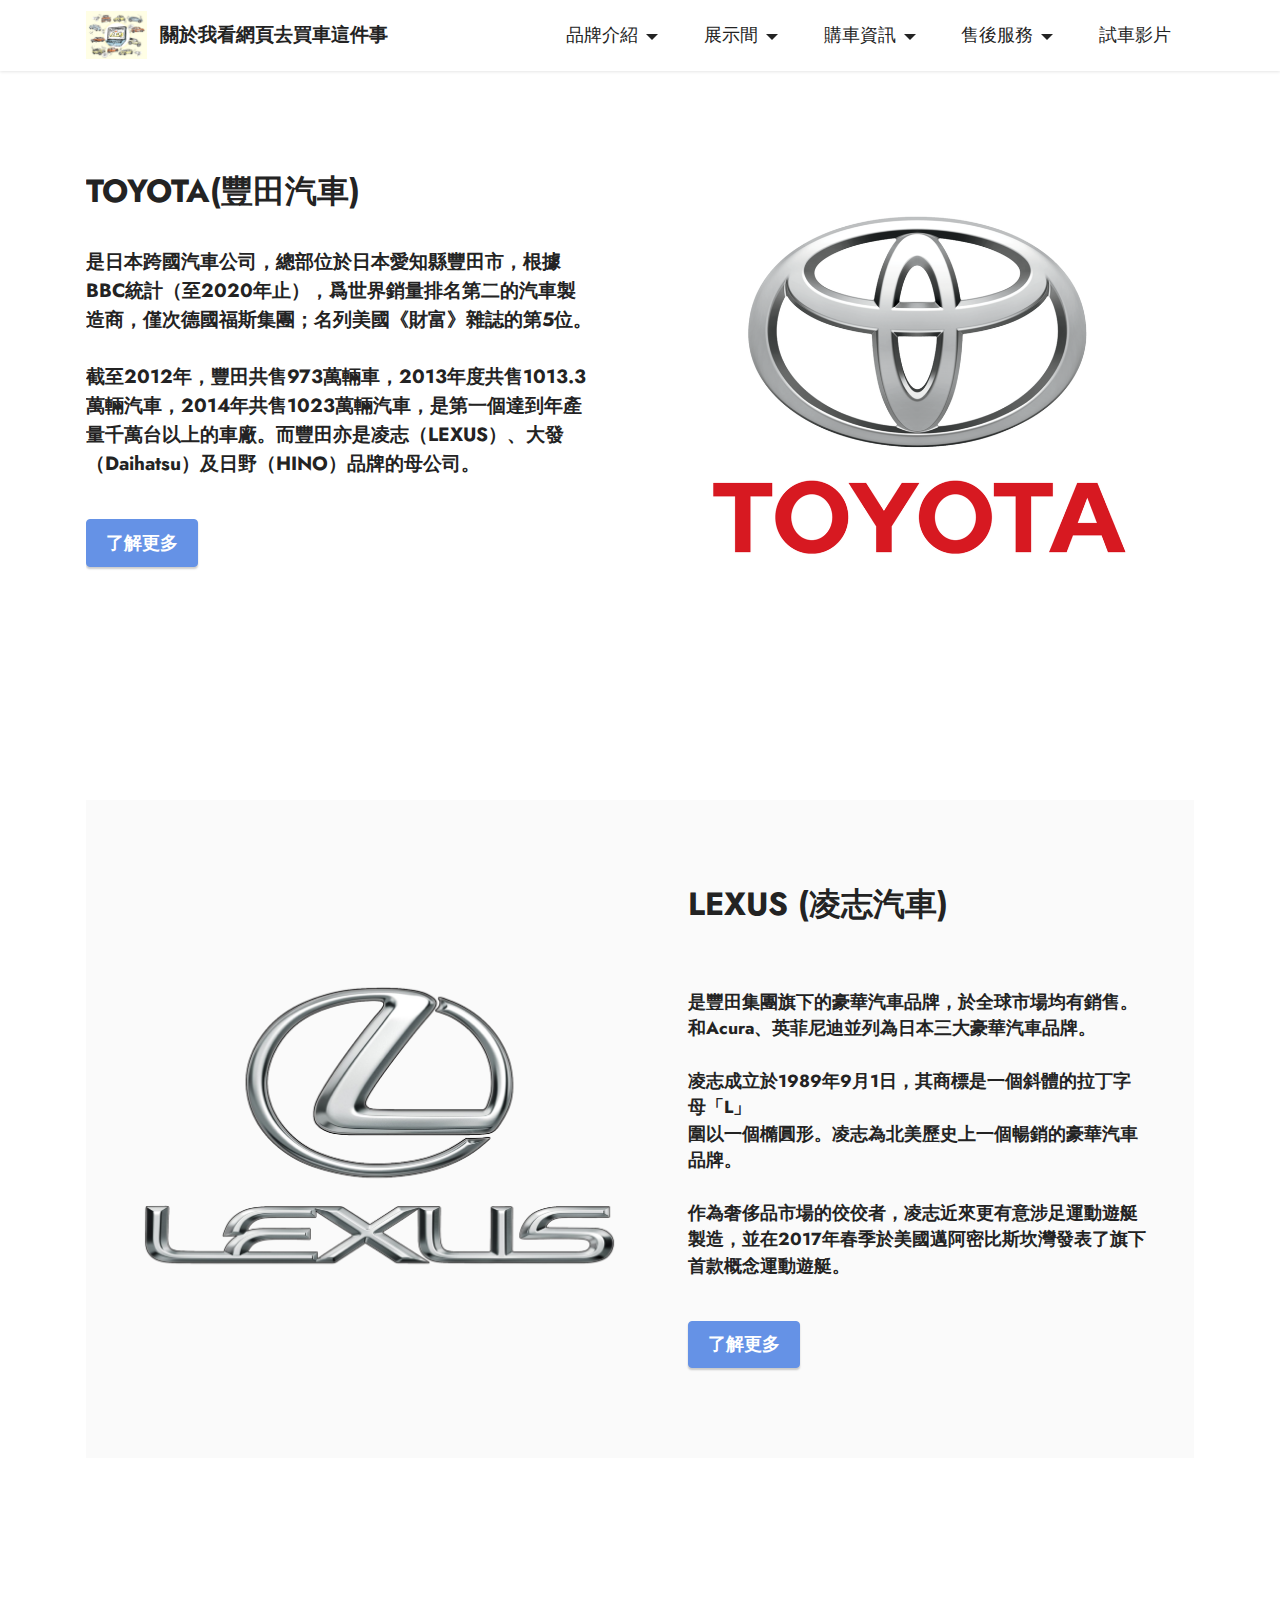
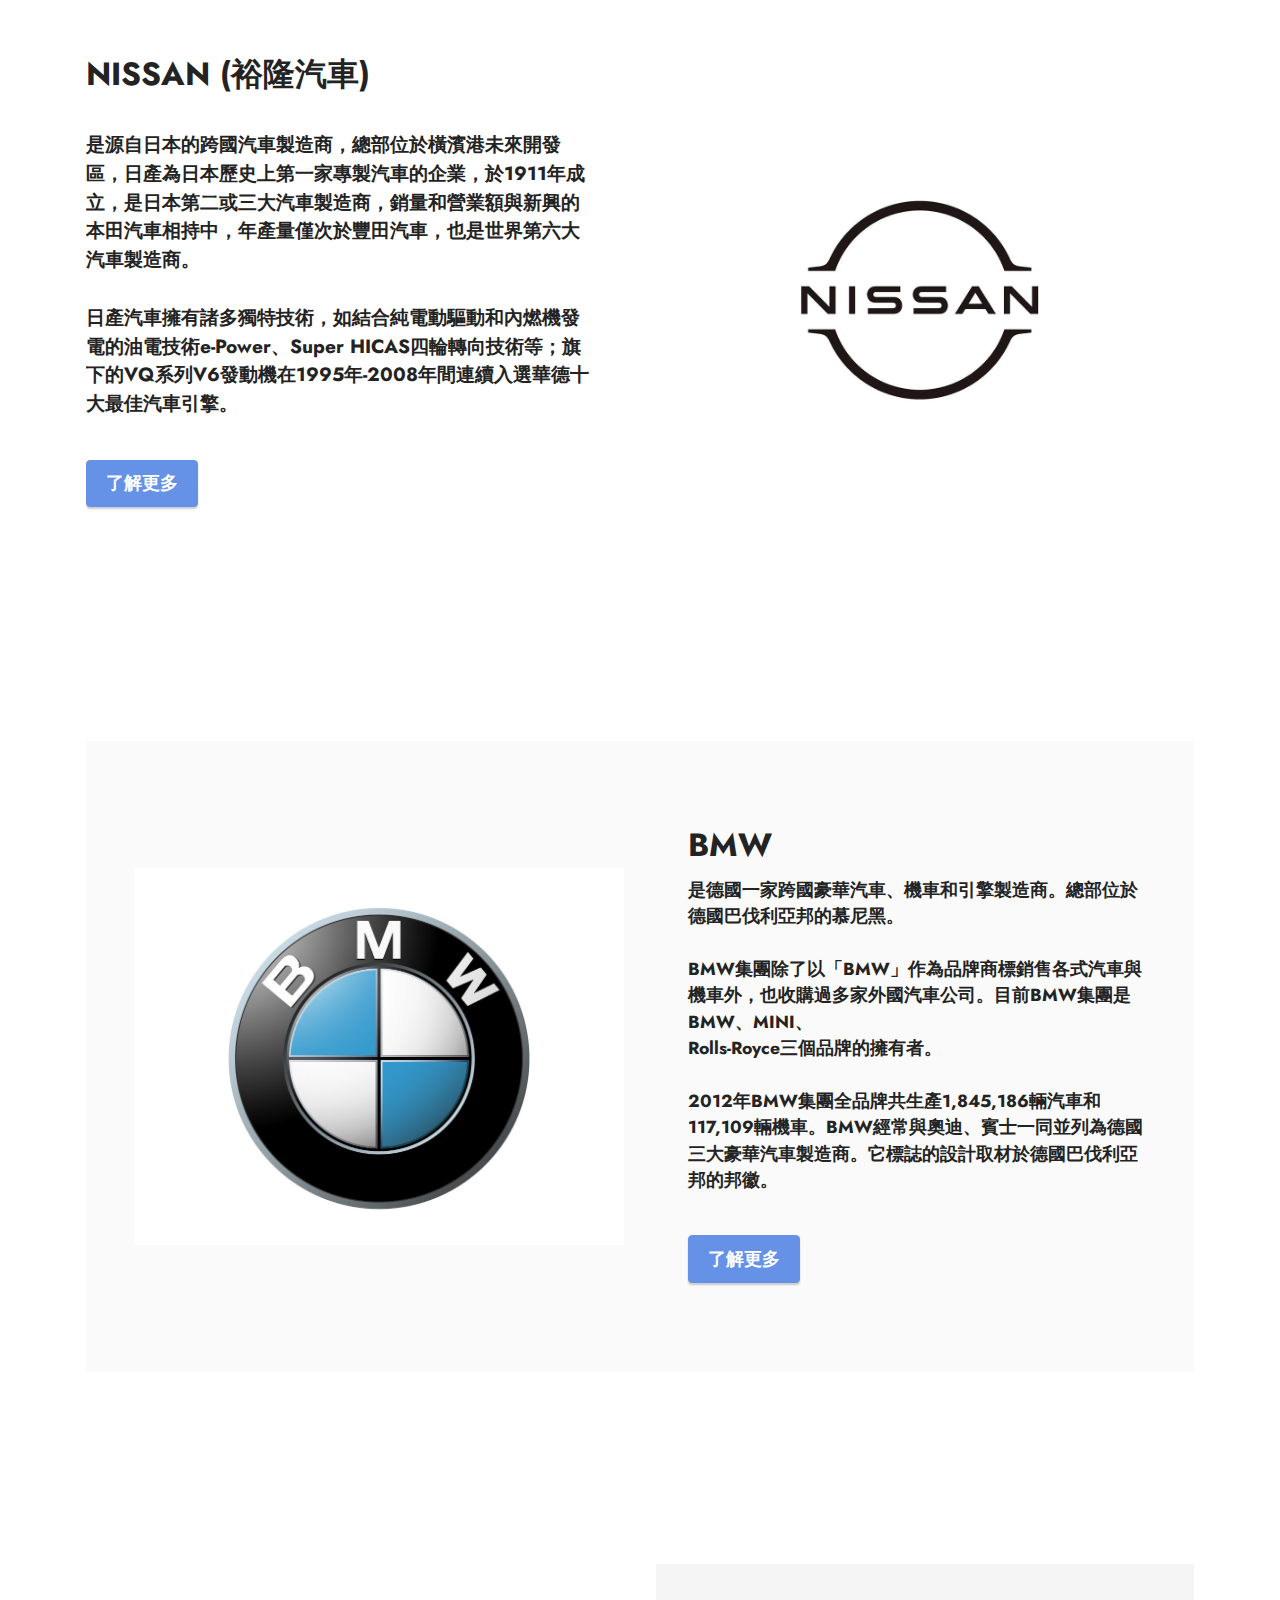
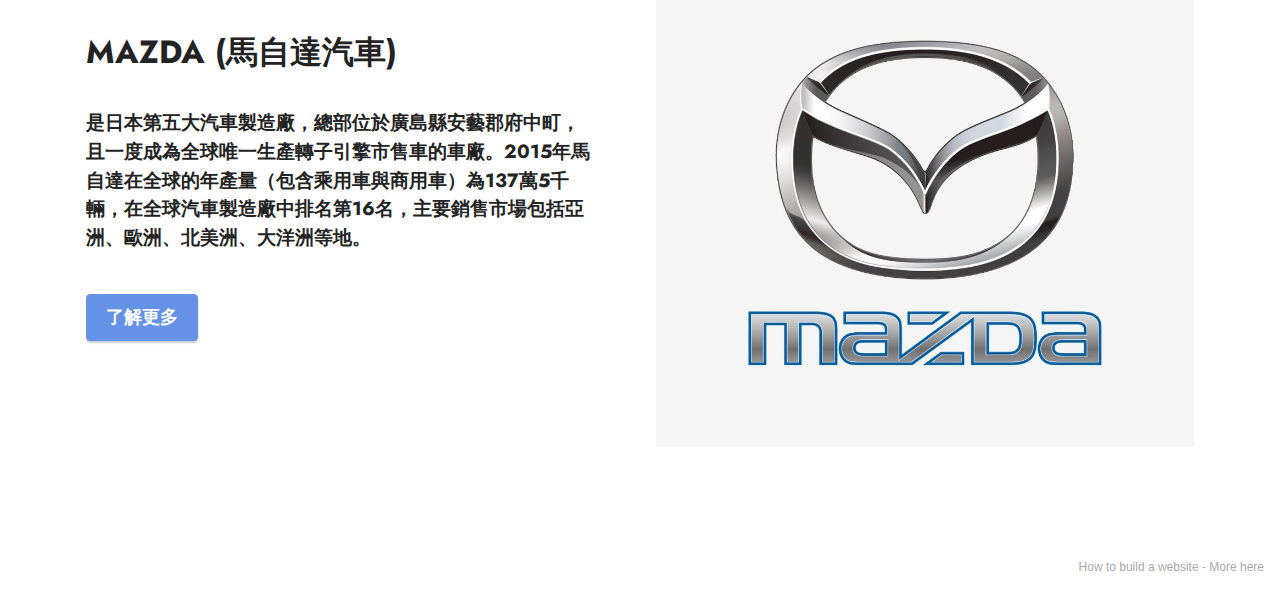
<file: index.html>
<!DOCTYPE html>
<html  >
<head>
  <!-- Site made with Mobirise Website Builder v5.4.1, https://mobirise.com -->
  <meta charset="UTF-8">
  <meta http-equiv="X-UA-Compatible" content="IE=edge">
  <meta name="generator" content="Mobirise v5.4.1, mobirise.com">
  <meta name="viewport" content="width=device-width, initial-scale=1, minimum-scale=1">
  <link rel="shortcut icon" href="assets/images/chapter03-img01-sp-1.png" type="image/x-icon">
  <meta name="description" content="">
  
  
  <title>Home</title>
  <link rel="stylesheet" href="assets/web/assets/mobirise-icons2/mobirise2.css">
  <link rel="stylesheet" href="assets/bootstrap/css/bootstrap.min.css">
  <link rel="stylesheet" href="assets/bootstrap/css/bootstrap-grid.min.css">
  <link rel="stylesheet" href="assets/bootstrap/css/bootstrap-reboot.min.css">
  <link rel="stylesheet" href="assets/dropdown/css/style.css">
  <link rel="stylesheet" href="assets/socicon/css/styles.css">
  <link rel="stylesheet" href="assets/theme/css/style.css">
  <link rel="preload" href="https://fonts.googleapis.com/css?family=Jost:100,200,300,400,500,600,700,800,900,100i,200i,300i,400i,500i,600i,700i,800i,900i&display=swap" as="style" onload="this.onload=null;this.rel='stylesheet'">
  <noscript><link rel="stylesheet" href="https://fonts.googleapis.com/css?family=Jost:100,200,300,400,500,600,700,800,900,100i,200i,300i,400i,500i,600i,700i,800i,900i&display=swap"></noscript>
  <link rel="preload" as="style" href="assets/mobirise/css/mbr-additional.css"><link rel="stylesheet" href="assets/mobirise/css/mbr-additional.css" type="text/css">
  
  
  
  
</head>
<body>
  
  <section data-bs-version="5.1" class="menu menu2 cid-sUF1We6ysb" once="menu" id="menu2-q">
    
    <nav class="navbar navbar-dropdown navbar-expand-lg">
        <div class="container">
            <div class="navbar-brand">
                <span class="navbar-logo">
                    <a href="https://mobiri.se">
                        <img src="assets/images/chapter03-img01-sp-1.png" alt="Mobirise" style="height: 3rem;">
                    </a>
                </span>
                <span class="navbar-caption-wrap"><a class="navbar-caption text-black text-primary display-7" href="https://github.com/saber350/final">關於我看網頁去買車這件事&nbsp;<br></a></span>
            </div>
            <button class="navbar-toggler" type="button" data-toggle="collapse" data-bs-toggle="collapse" data-target="#navbarSupportedContent" data-bs-target="#navbarSupportedContent" aria-controls="navbarNavAltMarkup" aria-expanded="false" aria-label="Toggle navigation">
                <div class="hamburger">
                    <span></span>
                    <span></span>
                    <span></span>
                    <span></span>
                </div>
            </button>
            <div class="collapse navbar-collapse" id="navbarSupportedContent">
                <ul class="navbar-nav nav-dropdown nav-right" data-app-modern-menu="true"><li class="nav-item dropdown"><a class="nav-link link text-black dropdown-toggle display-4" href="#" data-toggle="dropdown-submenu" data-bs-toggle="dropdown" data-bs-auto-close="outside" aria-expanded="false">品牌介紹</a><div class="dropdown-menu" aria-labelledby="dropdown-undefined"><a class="text-black dropdown-item text-primary display-4" href="index.html#features12-9">&nbsp; &nbsp;TOYOTA</a><a class="text-black dropdown-item text-primary display-4" href="index.html#features17-a">&nbsp; &nbsp; LEXUS</a><a class="text-black dropdown-item text-primary display-4" href="index.html#features12-b">&nbsp; &nbsp;NISSAN</a><a class="text-black dropdown-item text-primary display-4" href="index.html#features17-c">&nbsp; &nbsp; &nbsp;BMW</a><a class="text-black dropdown-item text-primary display-4" href="index.html#features12-d">&nbsp; &nbsp; MAZDA</a></div></li>
                    <li class="nav-item dropdown"><a class="nav-link link text-black dropdown-toggle display-4" href="#" data-toggle="dropdown-submenu" data-bs-toggle="dropdown" data-bs-auto-close="outside" aria-expanded="false">展示間</a><div class="dropdown-menu" aria-labelledby="dropdown-undefined"><div class="dropdown"><a class="text-black dropdown-item text-primary dropdown-toggle display-4" href="#" data-toggle="dropdown-submenu" data-bs-toggle="dropdown" data-bs-auto-close="outside" aria-expanded="false">&nbsp; &nbsp;休旅車</a><div class="dropdown-menu dropdown-submenu" aria-labelledby="dropdown-undefined"><a class="text-black dropdown-item text-primary display-4" href="page1.html#features4-v">&nbsp; &nbsp;TOYOTA</a><a class="text-black dropdown-item text-primary display-4" href="page1.html#features4-w">&nbsp; &nbsp; &nbsp;LEXUS</a><a class="text-black dropdown-item text-primary display-4" href="page1.html#features4-x">&nbsp; &nbsp; NISSAN</a><a class="text-black dropdown-item text-primary display-4" href="page1.html#features4-y">&nbsp; &nbsp; &nbsp;BMW</a><a class="text-black dropdown-item text-primary display-4" href="page1.html#features4-z">&nbsp; &nbsp; MAZDA</a></div></div><div class="dropdown"><a class="text-black dropdown-item dropdown-toggle display-4" href="#" data-toggle="dropdown-submenu" data-bs-toggle="dropdown" data-bs-auto-close="outside" aria-expanded="false">&nbsp; &nbsp; &nbsp;轎車</a><div class="dropdown-menu dropdown-submenu" aria-labelledby="dropdown-undefined"><a class="text-black dropdown-item text-primary display-4" href="page2.html#features3-11">&nbsp; &nbsp; TOYOTA</a><a class="text-black dropdown-item text-primary display-4" href="page2.html#features3-12">&nbsp; &nbsp; LEXUS</a><a class="text-black dropdown-item text-primary display-4" href="page2.html#features3-13">&nbsp; &nbsp;NISSAN</a><a class="text-black dropdown-item text-primary display-4" href="page2.html#features3-14">&nbsp; &nbsp; &nbsp;BMW</a><a class="text-black dropdown-item text-primary display-4" href="page2.html#features3-15">&nbsp; &nbsp;MAZDA</a></div></div><div class="dropdown"><a class="text-black dropdown-item dropdown-toggle display-4" href="#" data-toggle="dropdown-submenu" data-bs-toggle="dropdown" data-bs-auto-close="outside" aria-expanded="false">&nbsp; &nbsp; 箱型車</a><div class="dropdown-menu dropdown-submenu" aria-labelledby="dropdown-undefined"><a class="text-black dropdown-item text-primary display-4" href="page3.html#features3-17">&nbsp; &nbsp;TOYOTA</a><a class="text-black dropdown-item text-primary display-4" href="page3.html#features16-1c">&nbsp; &nbsp; LEXUS</a><a class="text-black dropdown-item text-primary display-4" href="page3.html#features3-19">&nbsp; &nbsp; NISSAN</a><a class="text-black dropdown-item text-primary display-4" href="page3.html#features3-1a">&nbsp; &nbsp; BMW</a><a class="text-black dropdown-item text-primary display-4" href="page3.html#features3-1b">&nbsp; &nbsp; MAZDA</a></div></div><div class="dropdown"><a class="text-black dropdown-item dropdown-toggle display-4" href="#" data-toggle="dropdown-submenu" data-bs-toggle="dropdown" data-bs-auto-close="outside" aria-expanded="false">&nbsp; &nbsp;越野車</a><div class="dropdown-menu dropdown-submenu" aria-labelledby="dropdown-undefined"><a class="text-black dropdown-item text-primary display-4" href="page4.html#features3-1e">&nbsp; &nbsp;TOYOTA</a><a class="text-black dropdown-item text-primary display-4" href="page4.html#features3-1f">&nbsp; &nbsp; &nbsp;LEXUS</a><a class="text-black dropdown-item text-primary display-4" href="page4.html#features3-1f">&nbsp; &nbsp; NISSAN</a><a class="text-black dropdown-item text-primary display-4" href="page4.html#features3-1h">&nbsp; &nbsp; &nbsp; BMW</a><a class="text-black dropdown-item text-primary display-4" href="page4.html#features3-1i">&nbsp; &nbsp; MAZDA</a></div></div><div class="dropdown"><a class="text-black dropdown-item dropdown-toggle display-4" href="#" data-toggle="dropdown-submenu" data-bs-toggle="dropdown" data-bs-auto-close="outside" aria-expanded="false">&nbsp; &nbsp; &nbsp;跑車</a><div class="dropdown-menu dropdown-submenu" aria-labelledby="dropdown-undefined"><a class="text-black dropdown-item text-primary display-4" href="page5.html#features3-1o">&nbsp; &nbsp; LEXUS</a><a class="text-black dropdown-item text-primary display-4" href="page5.html#features19-1p">&nbsp; &nbsp;NISSAN</a><a class="text-black dropdown-item text-primary display-4" href="page5.html#features3-1m">&nbsp; &nbsp; &nbsp;BMW</a><a class="text-black dropdown-item text-primary display-4" href="page5.html#features19-1q">&nbsp; &nbsp; MAZDA</a></div></div></div></li>
                    <li class="nav-item dropdown"><a class="nav-link link text-black dropdown-toggle display-4" href="#" data-toggle="dropdown-submenu" data-bs-toggle="dropdown" data-bs-auto-close="outside" aria-expanded="false">購車資訊</a><div class="dropdown-menu" aria-labelledby="dropdown-undefined"><a class="text-black dropdown-item text-primary display-4" href="https://www.carstuff.com.tw/car-price.html" target="_blank">&nbsp; &nbsp; &nbsp;價格</a><a class="text-black dropdown-item text-primary display-4" href="https://c.8891.com.tw/photoModel-compare.html?gclid=CjwKCAiAxJSPBhAoEiwAeO_fP0pTcGWoLtsKmEiETdrXqkg-vibEqK8TLVJjkC-p3gayoTp9Qlar5xoCoVkQAvD_BwE" target="_blank">&nbsp; &nbsp; &nbsp;性能</a><a class="text-black dropdown-item text-primary display-4" href="https://www.stylemaster.com.tw/2020/10/06/%E4%BD%A0%E5%B0%8D%E8%BB%8A%E7%9A%84%E5%A4%A2%E6%83%B3%EF%BC%8C%E8%AE%93%E5%AE%83%E5%80%91%E4%BE%86%E5%AF%A6%E7%8F%BE-%E7%8D%A8%E4%B8%80%E7%84%A1%E4%BA%8C%E7%9A%84%E5%AE%A2%E8%A3%BD/" target="_blank">&nbsp; &nbsp; 客製化</a></div>
                    </li><li class="nav-item dropdown"><a class="nav-link link text-black dropdown-toggle display-4" href="#" data-bs-auto-close="outside" aria-expanded="false" data-toggle="dropdown-submenu" data-bs-toggle="dropdown">售後服務</a><div class="dropdown-menu" aria-labelledby="dropdown-undefined"><a class="text-black dropdown-item text-primary display-4" href="https://www.carstuff.com.tw/topic/item/25947-2018-05-14-07-25-34.html" data-bs-auto-close="outside" aria-expanded="false" target="_blank">&nbsp; &nbsp; &nbsp;保固</a></div></li><li class="nav-item"><a class="nav-link link text-black show text-primary display-4" href="https://www.youtube.com/results?search_query=%E5%90%84%E6%B1%BD%E8%BB%8A%E8%A9%A6%E8%BB%8A%E5%BD%B1%E7%89%87" data-bs-auto-close="outside" aria-expanded="false" target="_blank">試車影片</a></li></ul>
                
                
            </div>
        </div>
    </nav>
</section>

<section data-bs-version="5.1" class="features11 cid-sUENzdy6ji" id="features12-9">

    
    
    <div class="container">
        <div class="row align-items-center">
            <div class="col-12 col-lg">
                <div class="card-wrapper">
                    <div class="card-box">
                        <h4 class="card-title mbr-fonts-style mb-4 display-5">
                            <strong>TOYOTA(豐田汽車)</strong></h4>
                        <p class="mbr-text mbr-fonts-style mb-4 display-7"><strong>是日本跨國汽車公司，總部位於日本愛知縣豐田市，根據BBC統計（至2020年止），爲世界銷量排名第二的汽車製造商，僅次德國福斯集團；名列美國《財富》雜誌的第5位。
<br>
<br>截至2012年，豐田共售973萬輛車，2013年度共售1013.3萬輛汽車，2014年共售1023萬輛汽車，是第一個達到年產量千萬台以上的車廠。而豐田亦是凌志（LEXUS）、大發（Daihatsu）及日野（HINO）品牌的母公司。</strong></p>
                        
                        <div class="mbr-section-btn mb-4"><a class="btn btn-primary display-4" href="https://zh.wikipedia.org/wiki/%E4%B8%B0%E7%94%B0%E6%B1%BD%E8%BD%A6" target="_blank">了解更多</a></div>
                    </div>
                </div>
            </div>
            <div class="col-12 col-lg-6 md-pb">
                <div class="image-wrapper">
                    <img src="assets/images/164172577679528-p4827094.png" alt="Mobirise">
                </div>
            </div>
        </div>
    </div>
</section>

<section data-bs-version="5.1" class="features16 cid-sUENWXQq6C" id="features17-a">
    

    
    <div class="container">
        <div class="content-wrapper">
            <div class="row align-items-center">
                <div class="col-12 col-lg-6">
                    <div class="image-wrapper">
                        <img src="assets/images/lexus-division-emblem.svg" alt="Mobirise">
                    </div>
                </div>
                <div class="col-12 col-lg">
                    <div class="text-wrapper">
                        <h6 class="card-title mbr-fonts-style display-5"><strong>LEXUS (凌志汽車)</strong></h6>
                        <p class="mbr-text mbr-fonts-style mb-4 display-4"><strong><br></strong><br><strong>是豐田集團旗下的豪華汽車品牌，於全球市場均有銷售。和Acura、英菲尼迪並列為日本三大豪華汽車品牌。
<br>
<br>凌志成立於1989年9月1日，其商標是一個斜體的拉丁字母「L」
<br>圍以一個橢圓形。凌志為北美歷史上一個暢銷的豪華汽車品牌。
<br>
<br>作為奢侈品市場的佼佼者，凌志近來更有意涉足運動遊艇製造，並在2017年春季於美國邁阿密比斯坎灣發表了旗下首款概念運動遊艇。</strong></p>
                        <div class="mbr-section-btn mt-3"><a class="btn btn-primary display-4" href="https://zh.wikipedia.org/wiki/%E5%87%8C%E5%BF%97" target="_blank">了解更多</a></div>
                    </div>
                </div>
            </div>
        </div>
    </div>
</section>

<section data-bs-version="5.1" class="features11 cid-sUENXsoZHJ" id="features12-b">

    
    
    <div class="container">
        <div class="row align-items-center">
            <div class="col-12 col-lg">
                <div class="card-wrapper">
                    <div class="card-box">
                        <h4 class="card-title mbr-fonts-style mb-4 display-5"><strong>NISSAN (裕隆汽車)</strong></h4>
                        <p class="mbr-text mbr-fonts-style mb-4 display-7"><strong>是源自日本的跨國汽車製造商，總部位於橫濱港未來開發區，日產為日本歷史上第一家專製汽車的企業，於1911年成立，是日本第二或三大汽車製造商，銷量和營業額與新興的本田汽車相持中，年產量僅次於豐田汽車，也是世界第六大汽車製造商。
<br>
<br>日產汽車擁有諸多獨特技術，如結合純電動驅動和內燃機發電的油電技術e-Power、Super HICAS四輪轉向技術等；旗下的VQ系列V6發動機在1995年-2008年間連續入選華德十大最佳汽車引擎。</strong></p>
                        
                        <div class="mbr-section-btn mb-4"><a class="btn btn-primary display-4" href="https://zh.wikipedia.org/wiki/%E6%97%A5%E7%94%A2%E6%B1%BD%E8%BB%8A" target="_blank">了解更多</a></div>
                    </div>
                </div>
            </div>
            <div class="col-12 col-lg-6 md-pb">
                <div class="image-wrapper">
                    <img src="assets/images/nissan-new-logo.png" alt="Mobirise">
                </div>
            </div>
        </div>
    </div>
</section>

<section data-bs-version="5.1" class="features16 cid-sUENYcm59N" id="features17-c">
    

    
    <div class="container">
        <div class="content-wrapper">
            <div class="row align-items-center">
                <div class="col-12 col-lg-6">
                    <div class="image-wrapper">
                        <img src="assets/images/3.jpg" alt="Mobirise">
                    </div>
                </div>
                <div class="col-12 col-lg">
                    <div class="text-wrapper">
                        <h6 class="card-title mbr-fonts-style display-5"><strong>BMW&nbsp;</strong></h6>
                        <p class="mbr-text mbr-fonts-style mb-4 display-4"><strong>是德國一家跨國豪華汽車、機車和引擎製造商。總部位於德國巴伐利亞邦的慕尼黑。
<br>
<br>BMW集團除了以「BMW」作為品牌商標銷售各式汽車與機車外，也收購過多家外國汽車公司。目前BMW集團是BMW、MINI、
<br>Rolls-Royce三個品牌的擁有者。
<br>
<br>2012年BMW集團全品牌共生產1,845,186輛汽車和117,109輛機車。BMW經常與奧迪、賓士一同並列為德國三大豪華汽車製造商。它標誌的設計取材於德國巴伐利亞邦的邦徽。</strong></p>
                        <div class="mbr-section-btn mt-3"><a class="btn btn-primary display-4" href="https://zh.wikipedia.org/wiki/BMW" target="_blank">了解更多</a></div>
                    </div>
                </div>
            </div>
        </div>
    </div>
</section>

<section data-bs-version="5.1" class="features11 cid-sUEO0r4Sv6" id="features12-d">

    
    
    <div class="container">
        <div class="row align-items-center">
            <div class="col-12 col-lg">
                <div class="card-wrapper">
                    <div class="card-box">
                        <h4 class="card-title mbr-fonts-style mb-4 display-5"><strong>MAZDA (馬自達汽車)</strong></h4>
                        <p class="mbr-text mbr-fonts-style mb-4 display-7"><strong>
                            是日本第五大汽車製造廠，總部位於廣島縣安藝郡府中町，且一度成為全球唯一生產轉子引擎市售車的車廠。2015年馬自達在全球的年產量（包含乘用車與商用車）為137萬5千輛，在全球汽車製造廠中排名第16名，主要銷售市場包括亞洲、歐洲、北美洲、大洋洲等地。</strong></p>
                        
                        <div class="mbr-section-btn mb-4"><a class="btn btn-primary display-4" href="https://zh.wikipedia.org/zh-tw/%E9%A9%AC%E8%87%AA%E8%BE%BE" target="_blank">了解更多</a></div>
                    </div>
                </div>
            </div>
            <div class="col-12 col-lg-6 md-pb">
                <div class="image-wrapper">
                    <img src="assets/images/mazda-logo-feat.-image1.jpg" alt="Mobirise">
                </div>
            </div>
        </div>
    </div>
</section><section style="background-color: #fff; font-family: -apple-system, BlinkMacSystemFont, 'Segoe UI', 'Roboto', 'Helvetica Neue', Arial, sans-serif; color:#aaa; font-size:12px; padding: 0; align-items: center; display: flex;"><a href="https://mobirise.site/u" style="flex: 1 1; height: 3rem; padding-left: 1rem;"></a><p style="flex: 0 0 auto; margin:0; padding-right:1rem;">How to build a website - <a href="https://mobirise.site/x" style="color:#aaa;">More here</a></p></section><script src="assets/bootstrap/js/bootstrap.bundle.min.js"></script>  <script src="assets/smoothscroll/smooth-scroll.js"></script>  <script src="assets/ytplayer/index.js"></script>  <script src="assets/dropdown/js/navbar-dropdown.js"></script>  <script src="assets/theme/js/script.js"></script>  
  
  
</body>
</html>
</file>
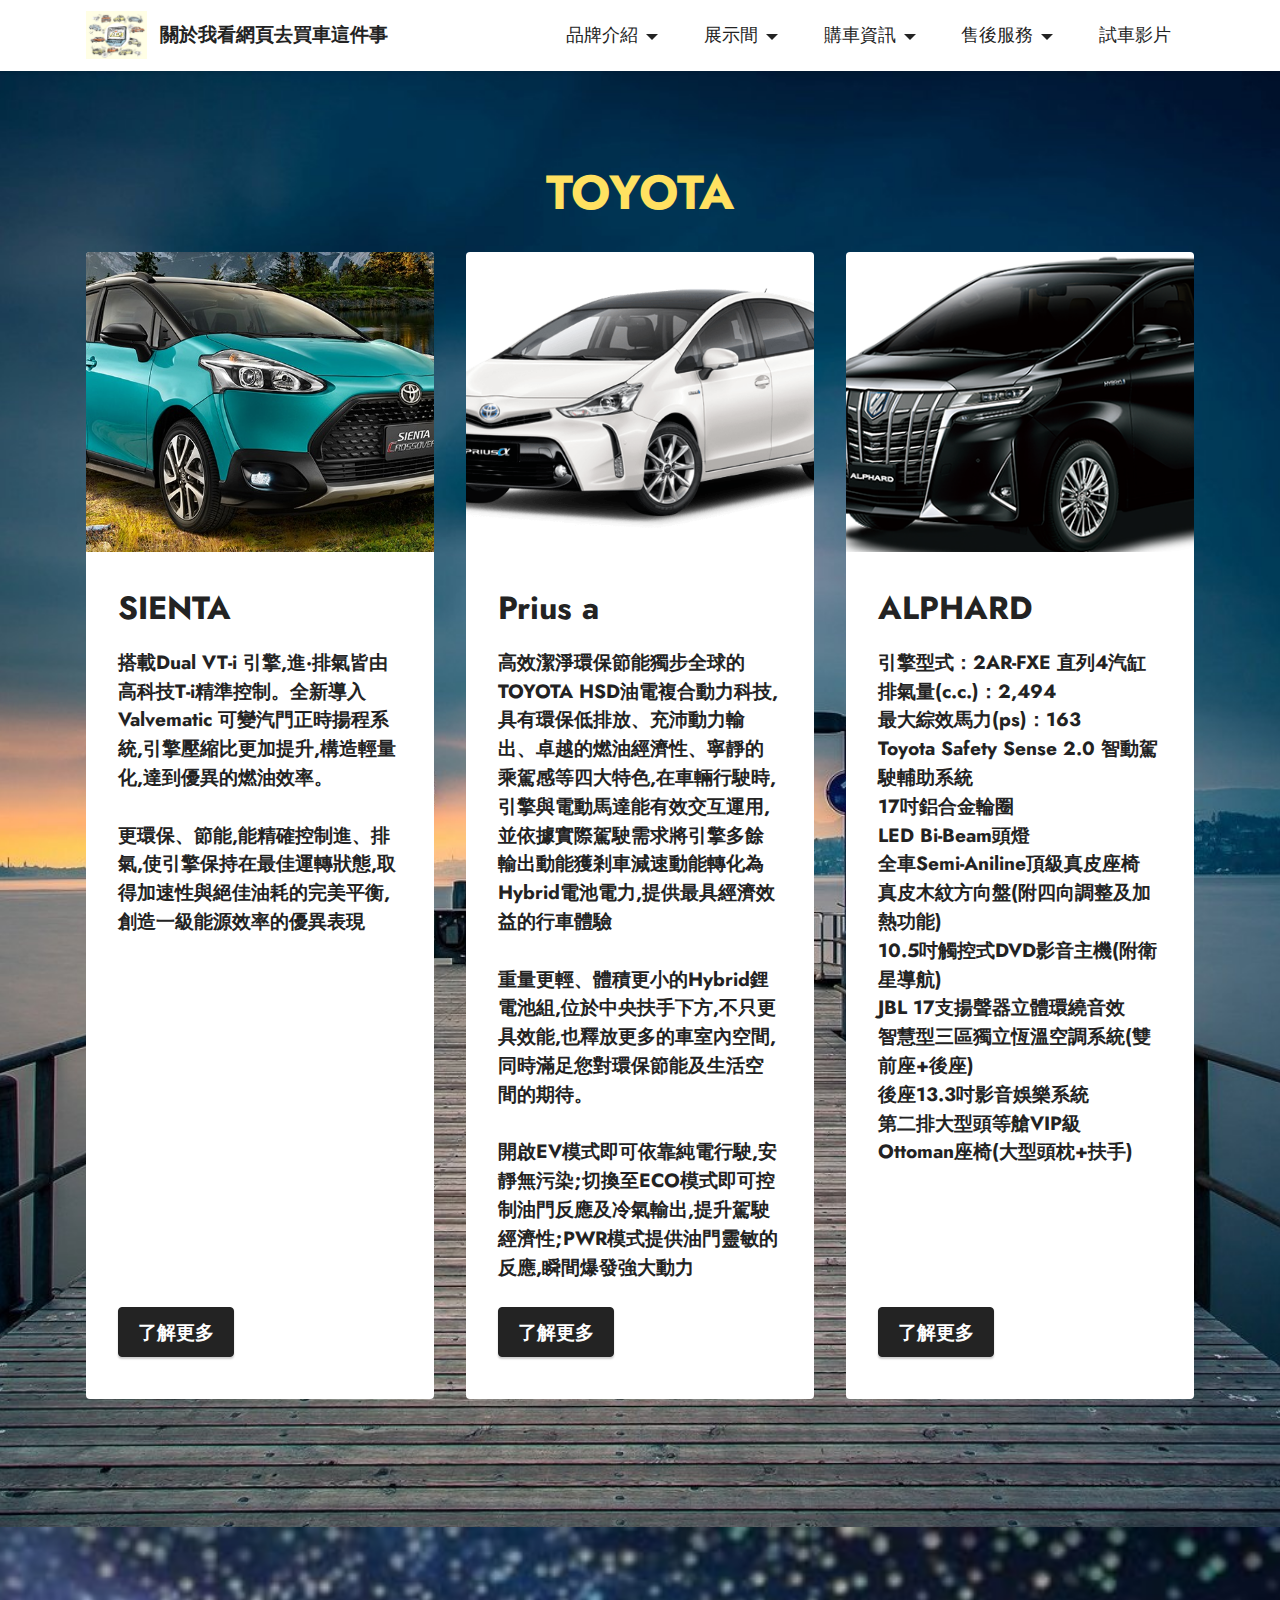
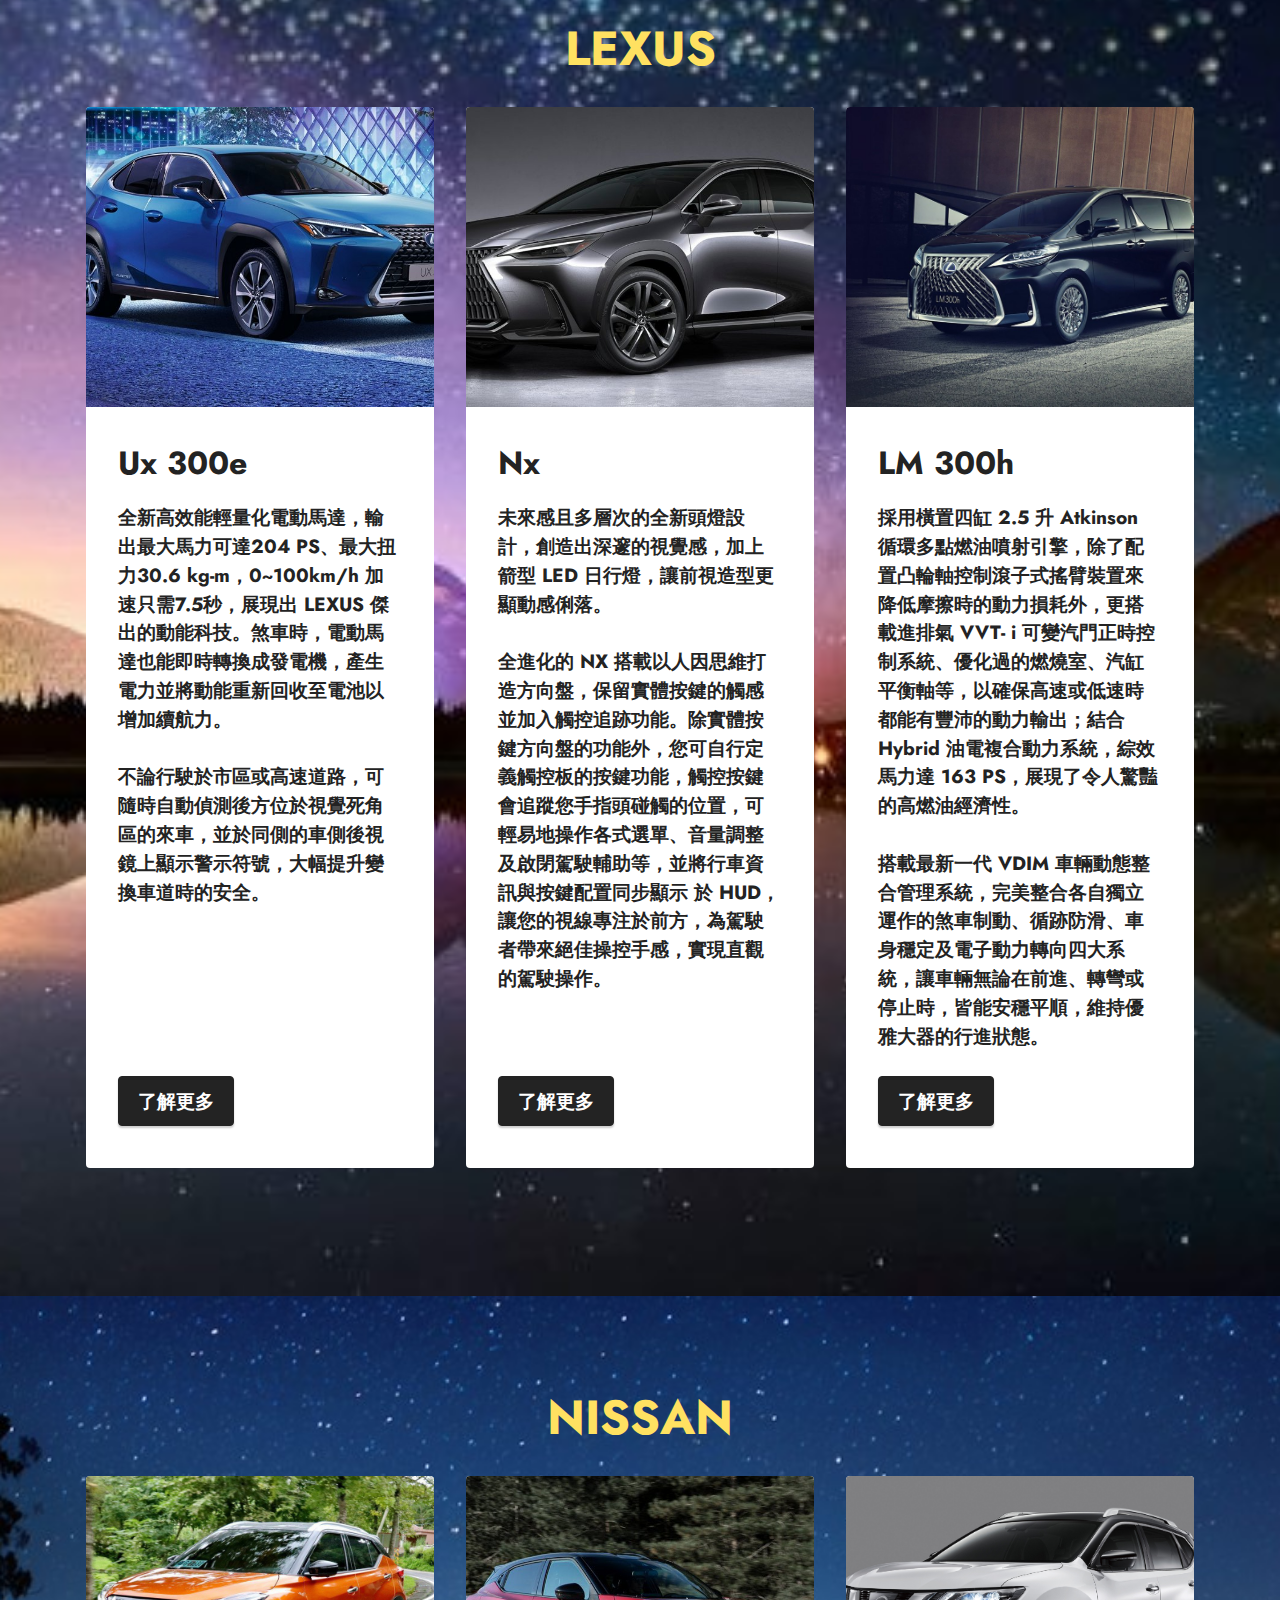
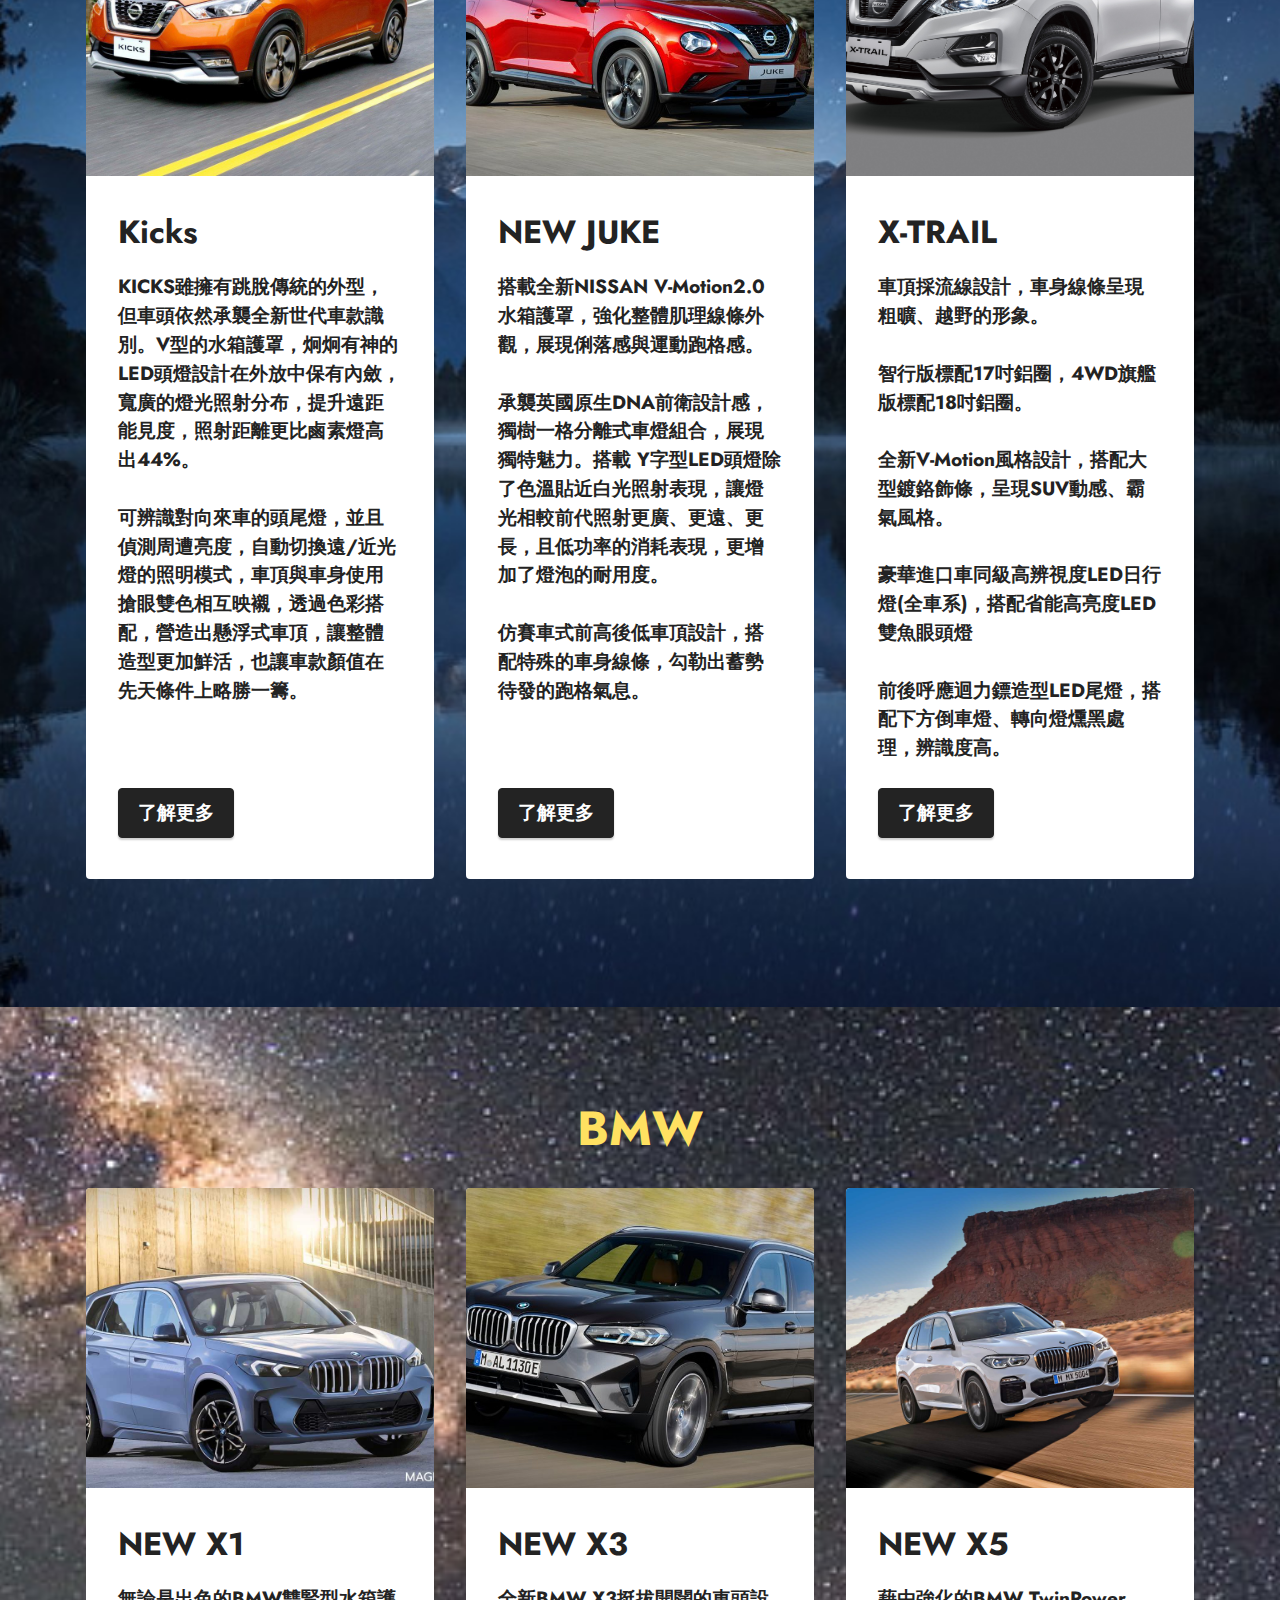
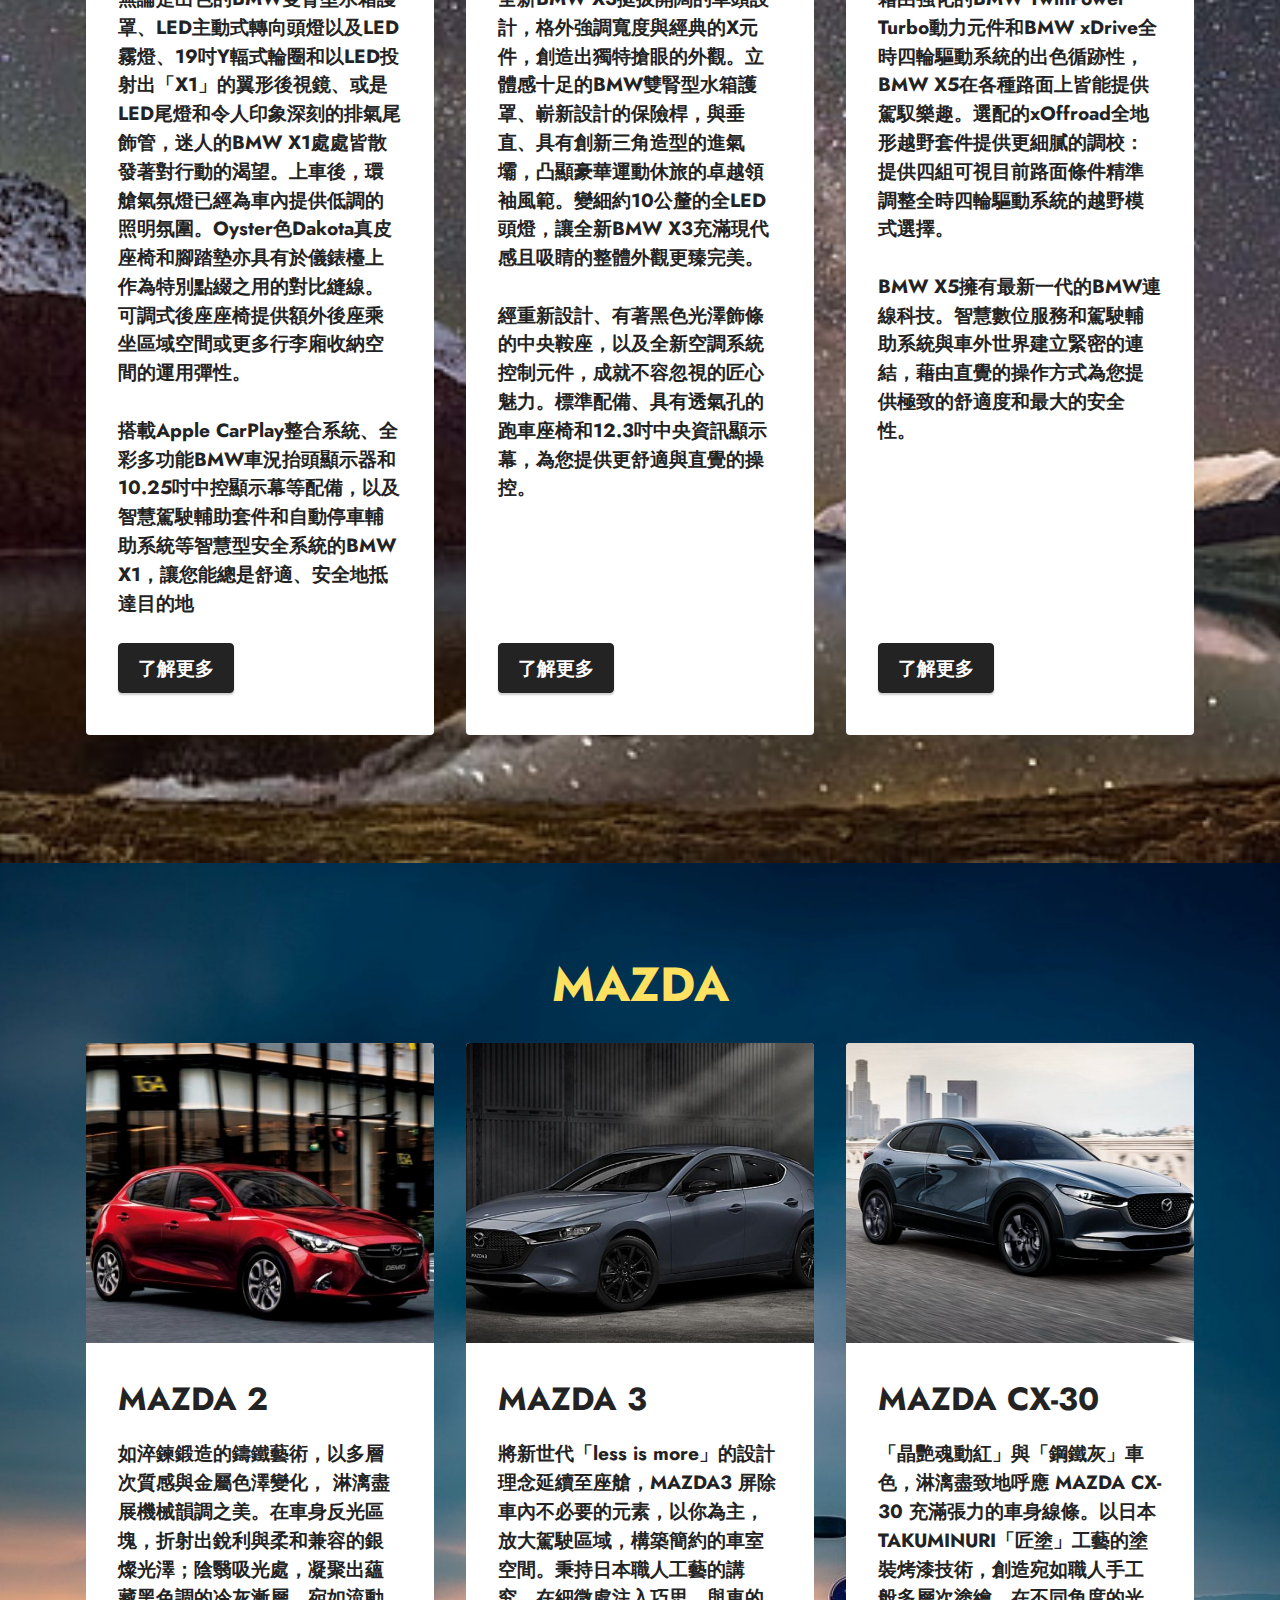
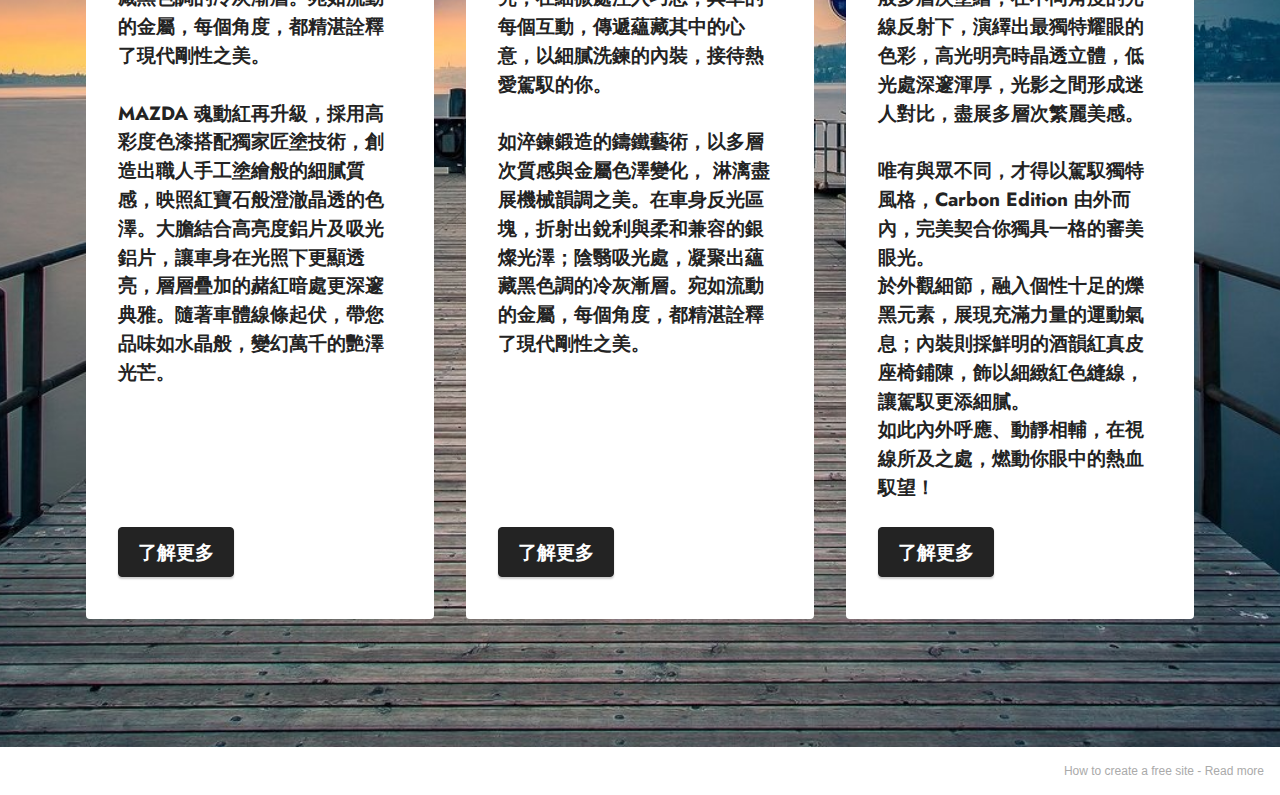
<file: page1.html>
<!DOCTYPE html>
<html  >
<head>
  <!-- Site made with Mobirise Website Builder v5.4.1, https://mobirise.com -->
  <meta charset="UTF-8">
  <meta http-equiv="X-UA-Compatible" content="IE=edge">
  <meta name="generator" content="Mobirise v5.4.1, mobirise.com">
  <meta name="viewport" content="width=device-width, initial-scale=1, minimum-scale=1">
  <link rel="shortcut icon" href="assets/images/chapter03-img01-sp-1.png" type="image/x-icon">
  <meta name="description" content="">
  
  
  <title>Page 1</title>
  <link rel="stylesheet" href="assets/bootstrap/css/bootstrap.min.css">
  <link rel="stylesheet" href="assets/bootstrap/css/bootstrap-grid.min.css">
  <link rel="stylesheet" href="assets/bootstrap/css/bootstrap-reboot.min.css">
  <link rel="stylesheet" href="assets/dropdown/css/style.css">
  <link rel="stylesheet" href="assets/socicon/css/styles.css">
  <link rel="stylesheet" href="assets/theme/css/style.css">
  <link rel="preload" href="https://fonts.googleapis.com/css?family=Jost:100,200,300,400,500,600,700,800,900,100i,200i,300i,400i,500i,600i,700i,800i,900i&display=swap" as="style" onload="this.onload=null;this.rel='stylesheet'">
  <noscript><link rel="stylesheet" href="https://fonts.googleapis.com/css?family=Jost:100,200,300,400,500,600,700,800,900,100i,200i,300i,400i,500i,600i,700i,800i,900i&display=swap"></noscript>
  <link rel="preload" as="style" href="assets/mobirise/css/mbr-additional.css"><link rel="stylesheet" href="assets/mobirise/css/mbr-additional.css" type="text/css">
  
  
  
  
</head>
<body>
  
  <section data-bs-version="5.1" class="menu menu2 cid-sUF1We6ysb" once="menu" id="menu2-s">
    
    <nav class="navbar navbar-dropdown navbar-expand-lg">
        <div class="container">
            <div class="navbar-brand">
                <span class="navbar-logo">
                    <a href="https://mobiri.se">
                        <img src="assets/images/chapter03-img01-sp-1.png" alt="Mobirise" style="height: 3rem;">
                    </a>
                </span>
                <span class="navbar-caption-wrap"><a class="navbar-caption text-black display-7" href="https://mobiri.se">關於我看網頁去買車這件事&nbsp;<br></a></span>
            </div>
            <button class="navbar-toggler" type="button" data-toggle="collapse" data-bs-toggle="collapse" data-target="#navbarSupportedContent" data-bs-target="#navbarSupportedContent" aria-controls="navbarNavAltMarkup" aria-expanded="false" aria-label="Toggle navigation">
                <div class="hamburger">
                    <span></span>
                    <span></span>
                    <span></span>
                    <span></span>
                </div>
            </button>
            <div class="collapse navbar-collapse" id="navbarSupportedContent">
                <ul class="navbar-nav nav-dropdown nav-right" data-app-modern-menu="true"><li class="nav-item dropdown"><a class="nav-link link text-black dropdown-toggle display-4" href="#" data-toggle="dropdown-submenu" data-bs-toggle="dropdown" data-bs-auto-close="outside" aria-expanded="false">品牌介紹</a><div class="dropdown-menu" aria-labelledby="dropdown-undefined"><a class="text-black dropdown-item text-primary display-4" href="index.html#features12-9">&nbsp; &nbsp;TOYOTA</a><a class="text-black dropdown-item text-primary display-4" href="index.html#features17-a">&nbsp; &nbsp; LEXUS</a><a class="text-black dropdown-item text-primary display-4" href="index.html#features12-b">&nbsp; &nbsp;NISSAN</a><a class="text-black dropdown-item text-primary display-4" href="index.html#features17-c">&nbsp; &nbsp; &nbsp;BMW</a><a class="text-black dropdown-item text-primary display-4" href="index.html#features12-d">&nbsp; &nbsp; MAZDA</a></div></li>
                    <li class="nav-item dropdown"><a class="nav-link link text-black dropdown-toggle display-4" href="#" data-toggle="dropdown-submenu" data-bs-toggle="dropdown" data-bs-auto-close="outside" aria-expanded="false">展示間</a><div class="dropdown-menu" aria-labelledby="dropdown-undefined"><div class="dropdown"><a class="text-black dropdown-item text-primary dropdown-toggle display-4" href="#" data-toggle="dropdown-submenu" data-bs-toggle="dropdown" data-bs-auto-close="outside" aria-expanded="false">&nbsp; &nbsp;休旅車</a><div class="dropdown-menu dropdown-submenu" aria-labelledby="dropdown-undefined"><a class="text-black dropdown-item text-primary display-4" href="page1.html#features4-v">&nbsp; &nbsp;TOYOTA</a><a class="text-black dropdown-item text-primary display-4" href="page1.html#features4-w">&nbsp; &nbsp; &nbsp;LEXUS</a><a class="text-black dropdown-item text-primary display-4" href="page1.html#features4-x">&nbsp; &nbsp; NISSAN</a><a class="text-black dropdown-item text-primary display-4" href="page1.html#features4-y">&nbsp; &nbsp; &nbsp;BMW</a><a class="text-black dropdown-item text-primary display-4" href="page1.html#features4-z">&nbsp; &nbsp; MAZDA</a></div></div><div class="dropdown"><a class="text-black dropdown-item dropdown-toggle display-4" href="#" data-toggle="dropdown-submenu" data-bs-toggle="dropdown" data-bs-auto-close="outside" aria-expanded="false">&nbsp; &nbsp; &nbsp;轎車</a><div class="dropdown-menu dropdown-submenu" aria-labelledby="dropdown-undefined"><a class="text-black dropdown-item text-primary display-4" href="page2.html#features3-11">&nbsp; &nbsp; TOYOTA</a><a class="text-black dropdown-item text-primary display-4" href="page2.html#features3-12">&nbsp; &nbsp; LEXUS</a><a class="text-black dropdown-item text-primary display-4" href="page2.html#features3-13">&nbsp; &nbsp;NISSAN</a><a class="text-black dropdown-item text-primary display-4" href="page2.html#features3-14">&nbsp; &nbsp; &nbsp;BMW</a><a class="text-black dropdown-item text-primary display-4" href="page2.html#features3-15">&nbsp; &nbsp;MAZDA</a></div></div><div class="dropdown"><a class="text-black dropdown-item dropdown-toggle display-4" href="#" data-toggle="dropdown-submenu" data-bs-toggle="dropdown" data-bs-auto-close="outside" aria-expanded="false">&nbsp; &nbsp; 箱型車</a><div class="dropdown-menu dropdown-submenu" aria-labelledby="dropdown-undefined"><a class="text-black dropdown-item text-primary display-4" href="page3.html#features3-17">&nbsp; &nbsp;TOYOTA</a><a class="text-black dropdown-item text-primary display-4" href="page3.html#features16-1c">&nbsp; &nbsp; LEXUS</a><a class="text-black dropdown-item text-primary display-4" href="page3.html#features3-19">&nbsp; &nbsp; NISSAN</a><a class="text-black dropdown-item text-primary display-4" href="page3.html#features3-1a">&nbsp; &nbsp; BMW</a><a class="text-black dropdown-item text-primary display-4" href="page3.html#features3-1b">&nbsp; &nbsp; MAZDA</a></div></div><div class="dropdown"><a class="text-black dropdown-item dropdown-toggle display-4" href="#" data-toggle="dropdown-submenu" data-bs-toggle="dropdown" data-bs-auto-close="outside" aria-expanded="false">&nbsp; &nbsp;越野車</a><div class="dropdown-menu dropdown-submenu" aria-labelledby="dropdown-undefined"><a class="text-black dropdown-item text-primary display-4" href="page4.html#features3-1e">&nbsp; &nbsp;TOYOTA</a><a class="text-black dropdown-item text-primary display-4" href="page4.html#features3-1f">&nbsp; &nbsp; &nbsp;LEXUS</a><a class="text-black dropdown-item text-primary display-4" href="page4.html#features3-1f">&nbsp; &nbsp; NISSAN</a><a class="text-black dropdown-item text-primary display-4" href="page4.html#features3-1h">&nbsp; &nbsp; &nbsp; BMW</a><a class="text-black dropdown-item text-primary display-4" href="page4.html#features3-1i">&nbsp; &nbsp; MAZDA</a></div></div><div class="dropdown"><a class="text-black dropdown-item dropdown-toggle display-4" href="#" data-toggle="dropdown-submenu" data-bs-toggle="dropdown" data-bs-auto-close="outside" aria-expanded="false">&nbsp; &nbsp; &nbsp;跑車</a><div class="dropdown-menu dropdown-submenu" aria-labelledby="dropdown-undefined"><a class="text-black dropdown-item text-primary display-4" href="page5.html#features3-1o">&nbsp; &nbsp; LEXUS</a><a class="text-black dropdown-item text-primary display-4" href="page5.html#features19-1p">&nbsp; &nbsp;NISSAN</a><a class="text-black dropdown-item text-primary display-4" href="page5.html#features3-1m">&nbsp; &nbsp; &nbsp;BMW</a><a class="text-black dropdown-item text-primary display-4" href="page5.html#features19-1q">&nbsp; &nbsp; MAZDA</a></div></div></div></li>
                    <li class="nav-item dropdown"><a class="nav-link link text-black dropdown-toggle display-4" href="#" data-toggle="dropdown-submenu" data-bs-toggle="dropdown" data-bs-auto-close="outside" aria-expanded="false">購車資訊</a><div class="dropdown-menu" aria-labelledby="dropdown-undefined"><a class="text-black dropdown-item text-primary display-4" href="https://www.carstuff.com.tw/car-price.html" target="_blank">&nbsp; &nbsp; &nbsp;價格</a><a class="text-black dropdown-item text-primary display-4" href="https://c.8891.com.tw/photoModel-compare.html?gclid=CjwKCAiAxJSPBhAoEiwAeO_fP0pTcGWoLtsKmEiETdrXqkg-vibEqK8TLVJjkC-p3gayoTp9Qlar5xoCoVkQAvD_BwE" target="_blank">&nbsp; &nbsp; &nbsp;性能</a><a class="text-black dropdown-item text-primary display-4" href="https://www.stylemaster.com.tw/2020/10/06/%E4%BD%A0%E5%B0%8D%E8%BB%8A%E7%9A%84%E5%A4%A2%E6%83%B3%EF%BC%8C%E8%AE%93%E5%AE%83%E5%80%91%E4%BE%86%E5%AF%A6%E7%8F%BE-%E7%8D%A8%E4%B8%80%E7%84%A1%E4%BA%8C%E7%9A%84%E5%AE%A2%E8%A3%BD/" target="_blank">&nbsp; &nbsp; 客製化</a></div>
                    </li><li class="nav-item dropdown"><a class="nav-link link text-black dropdown-toggle display-4" href="#" data-bs-auto-close="outside" aria-expanded="false" data-toggle="dropdown-submenu" data-bs-toggle="dropdown">售後服務</a><div class="dropdown-menu" aria-labelledby="dropdown-undefined"><a class="text-black dropdown-item text-primary display-4" href="https://www.carstuff.com.tw/topic/item/25947-2018-05-14-07-25-34.html" data-bs-auto-close="outside" aria-expanded="false" target="_blank">&nbsp; &nbsp; &nbsp;保固</a></div></li><li class="nav-item"><a class="nav-link link text-black show text-primary display-4" href="https://www.youtube.com/results?search_query=%E5%90%84%E6%B1%BD%E8%BB%8A%E8%A9%A6%E8%BB%8A%E5%BD%B1%E7%89%87" data-bs-auto-close="outside" aria-expanded="false" target="_blank">試車影片</a></li></ul>
                
                
            </div>
        </div>
    </nav>
</section>

<section data-bs-version="5.1" class="features4 cid-sUF7T7CLLX" id="features4-v">
    
    <div class="mbr-overlay"></div>
    <div class="container">
        <div class="mbr-section-head">
            <h4 class="mbr-section-title mbr-fonts-style align-center mb-0 display-2">
                <strong>TOYOTA</strong></h4>
            
        </div>
        <div class="row mt-4">
            <div class="item features-image сol-12 col-md-6 col-lg-4 active">
                <div class="item-wrapper">
                    <div class="item-img">
                        <img src="assets/images/cms-2.020120411572407e21.jpeg" alt="" title="" data-slide-to="0" data-bs-slide-to="0">
                    </div>
                    <div class="item-content">
                        <h5 class="item-title mbr-fonts-style display-5"><strong>SIENTA&nbsp;</strong></h5>
                        
                        <p class="mbr-text mbr-fonts-style mt-3 display-7"><strong>搭載Dual VT-i 引擎,進·排氣皆由高科技T-i精準控制。全新導入Valvematic 可變汽門正時揚程系統,引擎壓縮比更加提升,構造輕量化,達到優異的燃油效率。
<br><br>更環保、節能,能精確控制進、排氣,使引擎保持在最佳運轉狀態,取得加速性與絕佳油耗的完美平衡,創造一級能源效率的優異表現</strong></p>
                    </div>
                    <div class="mbr-section-btn item-footer mt-2"><a href="https://www.toyota.com.tw/showroom/SIENTA/" class="btn item-btn btn-black display-7" target="_blank">了解更多</a></div>
                </div>
            </div><div class="item features-image сol-12 col-md-6 col-lg-4">
                <div class="item-wrapper">
                    <div class="item-img">
                        <img src="assets/images/color-20201026083052i32bb77m.png" alt="" title="" data-slide-to="1" data-bs-slide-to="1">
                    </div>
                    <div class="item-content">
                        <h5 class="item-title mbr-fonts-style display-5"><strong>Prius a</strong></h5>
                        
                        <p class="mbr-text mbr-fonts-style mt-3 display-7"><strong>高效潔淨環保節能獨步全球的TOYOTA HSD油電複合動力科技,具有環保低排放、充沛動力輸出、卓越的燃油經濟性、寧靜的乘駕感等四大特色,在車輛行駛時,引擎與電動馬達能有效交互運用,並依據實際駕駛需求將引擎多餘輸出動能獲剎車減速動能轉化為Hybrid電池電力,提供最具經濟效益的行車體驗
<br><br>重量更輕、體積更小的Hybrid鋰電池組,位於中央扶手下方,不只更具效能,也釋放更多的車室內空間,同時滿足您對環保節能及生活空間的期待。
<br><br>開啟EV模式即可依靠純電行駛,安靜無污染;切換至ECO模式即可控制油門反應及冷氣輸出,提升駕駛經濟性;PWR模式提供油門靈敏的反應,瞬間爆發強大動力</strong></p>
                    </div>
                    <div class="mbr-section-btn item-footer mt-2"><a href="https://www.toyota.com.tw/showroom/PRIUS_ALPHA/" class="btn item-btn btn-black display-7" target="_blank">了解更多</a></div>
                </div>
            </div>
            
            <div class="item features-image сol-12 col-md-6 col-lg-4">
                <div class="item-wrapper">
                    <div class="item-img">
                        <img src="assets/images/color-2020092516520068102dbd-1.png" alt="" title="" data-slide-to="2" data-bs-slide-to="2">
                    </div>
                    <div class="item-content">
                        <h5 class="item-title mbr-fonts-style display-5"><strong>ALPHARD</strong></h5>
                        
                        <p class="mbr-text mbr-fonts-style mt-3 display-7"><strong>引擎型式：2AR-FXE 直列4汽缸
<br>排氣量(c.c.)：2,494
<br>最大綜效馬力(ps)：163
<br>Toyota Safety Sense 2.0 智動駕駛輔助系統
<br>17吋鋁合金輪圈
<br>LED Bi-Beam頭燈
<br>全車Semi-Aniline頂級真皮座椅
<br>真皮木紋方向盤(附四向調整及加熱功能)
<br>10.5吋觸控式DVD影音主機(附衛星導航)
<br>JBL 17支揚聲器立體環繞音效
<br>智慧型三區獨立恆溫空調系統(雙前座+後座)
<br>後座13.3吋影音娛樂系統
<br>第二排大型頭等艙VIP級 Ottoman座椅(大型頭枕+扶手)</strong><br></p>
                    </div>
                    <div class="mbr-section-btn item-footer mt-2"><a href="https://www.toyota.com.tw/showroom/ALPHARD/" class="btn item-btn btn-black display-7" target="_blank">了解更多</a></div>
                </div>
            </div>

        </div>
    </div>
</section>

<section data-bs-version="5.1" class="features4 cid-sUF7TTuLpc" id="features4-w">
    
    <div class="mbr-overlay"></div>
    <div class="container">
        <div class="mbr-section-head">
            <h4 class="mbr-section-title mbr-fonts-style align-center mb-0 display-2">
                <strong>LEXUS</strong></h4>
            
        </div>
        <div class="row mt-4">
            <div class="item features-image сol-12 col-md-6 col-lg-4">
                <div class="item-wrapper">
                    <div class="item-img">
                        <img src="assets/images/304df1d0c17e6b81a270c5ff6ae35be9.jpeg" alt="" title="">
                    </div>
                    <div class="item-content">
                        <h5 class="item-title mbr-fonts-style display-5"><strong>Ux 300e</strong></h5>
                        
                        <p class="mbr-text mbr-fonts-style mt-3 display-7"><strong>全新高效能輕量化電動馬達，輸出最大馬力可達204 PS、最大扭力30.6 kg-m，0~100km/h 加速只需7.5秒，展現出 LEXUS 傑出的動能科技。煞車時，電動馬達也能即時轉換成發電機，產生電力並將動能重新回收至電池以增加續航力。<br><br>不論行駛於市區或高速道路，可隨時自動偵測後方位於視覺死角區的來車，並於同側的車側後視鏡上顯示警示符號，大幅提升變換車道時的安全。</strong><br></p>
                    </div>
                    <div class="mbr-section-btn item-footer mt-2"><a href="https://www.lexus.com.tw/showroom/UX%20300e" class="btn item-btn btn-black display-7" target="_blank">了解更多</a></div>
                </div>
            </div>
            <div class="item features-image сol-12 col-md-6 col-lg-4">
                <div class="item-wrapper">
                    <div class="item-img">
                        <img src="assets/images/9a60a7ad441d5d0a53c5f3b823984645.jpeg" alt="" title="">
                    </div>
                    <div class="item-content">
                        <h5 class="item-title mbr-fonts-style display-5"><strong>Nx</strong></h5>
                        
                        <p class="mbr-text mbr-fonts-style mt-3 display-7"><strong>未來感且多層次的全新頭燈設計，創造出深邃的視覺感，加上箭型 LED 日行燈，讓前視造型更顯動感俐落。<br><br>全進化的 NX 搭載以人因思維打造方向盤，保留實體按鍵的觸感並加入觸控追跡功能。除實體按鍵方向盤的功能外，您可自行定義觸控板的按鍵功能，觸控按鍵會追蹤您手指頭碰觸的位置，可輕易地操作各式選單、音量調整及啟閉駕駛輔助等，並將行車資訊與按鍵配置同步顯示 於 HUD，讓您的視線專注於前方，為駕駛者帶來絕佳操控手感，實現直觀的駕駛操作。</strong><br></p>
                    </div>
                    <div class="mbr-section-btn item-footer mt-2"><a href="https://www.lexus.com.tw/showroom/NX" class="btn item-btn btn-black display-7" target="_blank">了解更多</a></div>
                </div>
            </div>
            <div class="item features-image сol-12 col-md-6 col-lg-4">
                <div class="item-wrapper">
                    <div class="item-img">
                        <img src="assets/images/de392faf65d91ada01ae77bbca1c9560-xl.jpg" alt="" title="">
                    </div>
                    <div class="item-content">
                        <h5 class="item-title mbr-fonts-style display-5"><strong>LM 300h</strong></h5>
                        
                        <p class="mbr-text mbr-fonts-style mt-3 display-7"><strong>採用橫置四缸 2.5 升 Atkinson 循環多點燃油噴射引擎，除了配置凸輪軸控制滾子式搖臂裝置來降低摩擦時的動力損耗外，更搭載進排氣 VVT- i 可變汽門正時控制系統、優化過的燃燒室、汽缸平衡軸等，以確保高速或低速時都能有豐沛的動力輸出；結合 Hybrid 油電複合動力系統，綜效馬力達 163 PS，展現了令人驚豔的高燃油經濟性。<br><br>搭載最新一代 VDIM 車輛動態整合管理系統，完美整合各自獨立運作的煞車制動、循跡防滑、車身穩定及電子動力轉向四大系統，讓車輛無論在前進、轉彎或停止時，皆能安穩平順，維持優雅大器的行進狀態。</strong><br></p>
                    </div>
                    <div class="mbr-section-btn item-footer mt-2"><a href="https://www.lexus.com.tw/showroom/LM" class="btn item-btn btn-black display-7" target="_blank">了解更多</a></div>
                </div>
            </div>

        </div>
    </div>
</section>

<section data-bs-version="5.1" class="features4 cid-sUF7UbqKxO" id="features4-x">
    
    <div class="mbr-overlay"></div>
    <div class="container">
        <div class="mbr-section-head">
            <h4 class="mbr-section-title mbr-fonts-style align-center mb-0 display-2"><strong>NISSAN</strong></h4>
            
        </div>
        <div class="row mt-4">
            <div class="item features-image сol-12 col-md-6 col-lg-4">
                <div class="item-wrapper">
                    <div class="item-img">
                        <img src="assets/images/162626236732458-p5412824.jpg" alt="" title="">
                    </div>
                    <div class="item-content">
                        <h5 class="item-title mbr-fonts-style display-5"><strong>Kicks</strong></h5>
                        
                        <p class="mbr-text mbr-fonts-style mt-3 display-7"><strong>KICKS雖擁有跳脫傳統的外型，但車頭依然承襲全新世代車款識別。V型的水箱護罩，炯炯有神的LED頭燈設計在外放中保有內斂，寬廣的燈光照射分布，提升遠距能見度，照射距離更比鹵素燈高出44%。<br><br>可辨識對向來車的頭尾燈，並且偵測周遭亮度，自動切換遠/近光燈的照明模式，車頂與車身使用搶眼雙色相互映襯，透過色彩搭配，營造出懸浮式車頂，讓整體造型更加鮮活，也讓車款顏值在先天條件上略勝一籌。</strong><br></p>
                    </div>
                    <div class="mbr-section-btn item-footer mt-2"><a href="https://new.nissan.com.tw/nissan/cars/KICKS" class="btn item-btn btn-black display-7" target="_blank">了解更多</a></div>
                </div>
            </div>
            <div class="item features-image сol-12 col-md-6 col-lg-4">
                <div class="item-wrapper">
                    <div class="item-img">
                        <img src="assets/images/161962174575073-p6777452.jpg" alt="" title="">
                    </div>
                    <div class="item-content">
                        <h5 class="item-title mbr-fonts-style display-5"><strong>NEW JUKE</strong></h5>
                        
                        <p class="mbr-text mbr-fonts-style mt-3 display-7"><strong>搭載全新NISSAN V-Motion2.0水箱護罩，強化整體肌理線條外觀，展現俐落感與運動跑格感。<br><br>承襲英國原生DNA前衛設計感，獨樹一格分離式車燈組合，展現獨特魅力。搭載 Y字型LED頭燈除了色溫貼近白光照射表現，讓燈光相較前代照射更廣、更遠、更長，且低功率的消耗表現，更增加了燈泡的耐用度。
<br><br>仿賽車式前高後低車頂設計，搭配特殊的車身線條，勾勒出蓄勢待發的跑格氣息。</strong></p>
                    </div>
                    <div class="mbr-section-btn item-footer mt-2"><a href="https://new.nissan.com.tw/nissan/cars/JUKE" class="btn item-btn btn-black display-7" target="_blank">了解更多</a></div>
                </div>
            </div>
            <div class="item features-image сol-12 col-md-6 col-lg-4">
                <div class="item-wrapper">
                    <div class="item-img">
                        <img src="assets/images/c.jpg" alt="" title="">
                    </div>
                    <div class="item-content">
                        <h5 class="item-title mbr-fonts-style display-5"><strong>X-TRAIL</strong></h5>
                        
                        <p class="mbr-text mbr-fonts-style mt-3 display-7"><strong>車頂採流線設計，車身線條呈現粗曠、越野的形象。
<br>
<br>智行版標配17吋鋁圈，4WD旗艦版標配18吋鋁圈。
<br><br>全新V-Motion風格設計，搭配大型鍍鉻飾條，呈現SUV動感、霸氣風格。
<br><br>豪華進口車同級高辨視度LED日行燈(全車系)，搭配省能高亮度LED雙魚眼頭燈<br><br>前後呼應迴力鏢造型LED尾燈，搭配下方倒車燈、轉向燈燻黑處理，辨識度高。</strong><br></p>
                    </div>
                    <div class="mbr-section-btn item-footer mt-2"><a href="https://new.nissan.com.tw/nissan/cars/X-TRAIL" class="btn item-btn btn-black display-7" target="_blank">了解更多</a></div>
                </div>
            </div>

        </div>
    </div>
</section>

<section data-bs-version="5.1" class="features4 cid-sUF7UN7bJn" id="features4-y">
    
    <div class="mbr-overlay"></div>
    <div class="container">
        <div class="mbr-section-head">
            <h4 class="mbr-section-title mbr-fonts-style align-center mb-0 display-2"><strong>BMW</strong></h4>
            
        </div>
        <div class="row mt-4">
            
            <div class="item features-image сol-12 col-md-6 col-lg-4 active">
                <div class="item-wrapper">
                    <div class="item-img">
                        <img src="assets/images/2022-bmw-x1-rendering.jpg" alt="" title="" data-slide-to="0" data-bs-slide-to="0">
                    </div>
                    <div class="item-content">
                        <h5 class="item-title mbr-fonts-style display-5"><strong>NEW X1</strong></h5>
                        
                        <p class="mbr-text mbr-fonts-style mt-3 display-7"><strong>無論是出色的BMW雙腎型水箱護罩、LED主動式轉向頭燈以及LED霧燈、19吋Y輻式輪圈和以LED投射出「X1」的翼形後視鏡、或是LED尾燈和令人印象深刻的排氣尾飾管，迷人的BMW X1處處皆散發著對行動的渴望。上車後，環艙氣氛燈已經為車內提供低調的照明氛圍。Oyster色Dakota真皮座椅和腳踏墊亦具有於儀錶檯上作為特別點綴之用的對比縫線。可調式後座座椅提供額外後座乘坐區域空間或更多行李廂收納空間的運用彈性。<br><br>搭載Apple CarPlay整合系統、全彩多功能BMW車況抬頭顯示器和10.25吋中控顯示幕等配備，以及智慧駕駛輔助套件和自動停車輔助系統等智慧型安全系統的BMW X1，讓您能總是舒適、安全地抵達目的地</strong><br></p>
                    </div>
                    <div class="mbr-section-btn item-footer mt-2"><a href="https://www.bmw.com.tw/zh/all-models/x-series/X1/2021/highlights.html" class="btn item-btn btn-black display-7" target="_blank">了解更多</a></div>
                </div>
            </div><div class="item features-image сol-12 col-md-6 col-lg-4">
                <div class="item-wrapper">
                    <div class="item-img">
                        <img src="assets/images/317746b44be97d915799256bda8987e2.jpeg" alt="" title="" data-slide-to="1" data-bs-slide-to="1">
                    </div>
                    <div class="item-content">
                        <h5 class="item-title mbr-fonts-style display-5"><strong>NEW X3</strong></h5>
                        
                        <p class="mbr-text mbr-fonts-style mt-3 display-7"><strong>全新BMW X3挺拔開闊的車頭設計，格外強調寬度與經典的X元件，創造出獨特搶眼的外觀。立體感十足的BMW雙腎型水箱護罩、嶄新設計的保險桿，與垂直、具有創新三角造型的進氣壩，凸顯豪華運動休旅的卓越領袖風範。變細約10公釐的全LED頭燈，讓全新BMW X3充滿現代感且吸睛的整體外觀更臻完美。<br><br>經重新設計、有著黑色光澤飾條的中央鞍座，以及全新空調系統控制元件，成就不容忽視的匠心魅力。標準配備、具有透氣孔的跑車座椅和12.3吋中央資訊顯示幕，為您提供更舒適與直覺的操控。</strong><br>
<br></p>
                    </div>
                    <div class="mbr-section-btn item-footer mt-2"><a href="https://www.bmw.com.tw/zh/all-models/x-series/X3/2021/highlights.html" class="btn item-btn btn-black display-7" target="_blank">了解更多</a></div>
                </div>
            </div>
            <div class="item features-image сol-12 col-md-6 col-lg-4">
                <div class="item-wrapper">
                    <div class="item-img">
                        <img src="assets/images/p90303991-the-all-new-bmw-x5-06-2018-2250px.jpg" alt="" title="">
                    </div>
                    <div class="item-content">
                        <h5 class="item-title mbr-fonts-style display-5"><strong>NEW X5</strong></h5>
                        
                        <p class="mbr-text mbr-fonts-style mt-3 display-7"><strong>藉由強化的BMW TwinPower Turbo動力元件和BMW xDrive全時四輪驅動系統的出色循跡性，BMW X5在各種路面上皆能提供駕馭樂趣。選配的xOffroad全地形越野套件提供更細膩的調校：提供四組可視目前路面條件精準調整全時四輪驅動系統的越野模式選擇。<br><br>BMW X5擁有最新一代的BMW連線科技。智慧數位服務和駕駛輔助系統與車外世界建立緊密的連結，藉由直覺的操作方式為您提供極致的舒適度和最大的安全性。</strong><br></p>
                    </div>
                    <div class="mbr-section-btn item-footer mt-2"><a href="https://www.bmw.com.tw/zh/all-models/x-series/x5/2021/highlights.html" class="btn item-btn btn-black display-7" target="_blank">了解更多</a></div>
                </div>
            </div>

        </div>
    </div>
</section>

<section data-bs-version="5.1" class="features4 cid-sUF7VyVfUC" id="features4-z">
    
    <div class="mbr-overlay"></div>
    <div class="container">
        <div class="mbr-section-head">
            <h4 class="mbr-section-title mbr-fonts-style align-center mb-0 display-2"><strong>MAZDA</strong></h4>
            
        </div>
        <div class="row mt-4">
            <div class="item features-image сol-12 col-md-6 col-lg-4">
                <div class="item-wrapper">
                    <div class="item-img">
                        <img src="assets/images/181025-11095-20-y2yvf.jpg" alt="" title="">
                    </div>
                    <div class="item-content">
                        <h5 class="item-title mbr-fonts-style display-5"><strong>MAZDA 2</strong></h5>
                        
                        <p class="mbr-text mbr-fonts-style mt-3 display-7"><strong>如淬鍊鍛造的鑄鐵藝術，以多層次質感與金屬色澤變化， 淋漓盡展機械韻調之美。在車身反光區塊，折射出銳利與柔和兼容的銀燦光澤；陰翳吸光處，凝聚出蘊藏黑色調的冷灰漸層。宛如流動的金屬，每個角度，都精湛詮釋了現代剛性之美。
<br><br>MAZDA 魂動紅再升級，採用高彩度色漆搭配獨家匠塗技術，創造出職人手工塗繪般的細膩質感，映照紅寶石般澄澈晶透的色澤。大膽結合高亮度鋁片及吸光鋁片，讓車身在光照下更顯透亮，層層疊加的赭紅暗處更深邃典雅。隨著車體線條起伏，帶您品味如水晶般，變幻萬千的艷澤光芒。</strong></p>
                    </div>
                    <div class="mbr-section-btn item-footer mt-2"><a href="https://www.mazda.com.tw/cars/all-new-mazda2/" class="btn item-btn btn-black display-7" target="_blank">了解更多</a></div>
                </div>
            </div>
            <div class="item features-image сol-12 col-md-6 col-lg-4">
                <div class="item-wrapper">
                    <div class="item-img">
                        <img src="assets/images/211111-18941-56-y5sfz.jpg" alt="" title="">
                    </div>
                    <div class="item-content">
                        <h5 class="item-title mbr-fonts-style display-5"><strong>MAZDA 3</strong></h5>
                        
                        <p class="mbr-text mbr-fonts-style mt-3 display-7"><strong>將新世代「less is more」的設計理念延續至座艙，MAZDA3 屏除車內不必要的元素，以你為主，放大駕駛區域，構築簡約的車室空間。秉持日本職人工藝的講究，在細微處注入巧思，與車的每個互動，傳遞蘊藏其中的心意，以細膩洗鍊的內裝，接待熱愛駕馭的你。<br><br>如淬鍊鍛造的鑄鐵藝術，以多層次質感與金屬色澤變化， 淋漓盡展機械韻調之美。在車身反光區塊，折射出銳利與柔和兼容的銀燦光澤；陰翳吸光處，凝聚出蘊藏黑色調的冷灰漸層。宛如流動的金屬，每個角度，都精湛詮釋了現代剛性之美。</strong><br></p>
                    </div>
                    <div class="mbr-section-btn item-footer mt-2"><a href="https://www.mazda.com.tw/cars/all-new-mazda3/" class="btn item-btn btn-black display-7" target="_blank">了解更多</a></div>
                </div>
            </div>
            <div class="item features-image сol-12 col-md-6 col-lg-4">
                <div class="item-wrapper">
                    <div class="item-img">
                        <img src="assets/images/164087063232408-p10962436.jpg" alt="" title="">
                    </div>
                    <div class="item-content">
                        <h5 class="item-title mbr-fonts-style display-5"><strong>MAZDA CX-30</strong></h5>
                        
                        <p class="mbr-text mbr-fonts-style mt-3 display-7"><strong>「晶艷魂動紅」與「鋼鐵灰」車色，淋漓盡致地呼應 MAZDA CX-30 充滿張力的車身線條。以日本 TAKUMINURI「匠塗」工藝的塗裝烤漆技術，創造宛如職人手工般多層次塗繪，在不同角度的光線反射下，演繹出最獨特耀眼的色彩，高光明亮時晶透立體，低光處深邃渾厚，光影之間形成迷人對比，盡展多層次繁麗美感。<br><br>唯有與眾不同，才得以駕馭獨特風格，Carbon Edition 由外而內，完美契合你獨具一格的審美眼光。
<br>於外觀細節，融入個性十足的爍黑元素，展現充滿力量的運動氣息；內裝則採鮮明的酒韻紅真皮座椅鋪陳，飾以細緻紅色縫線，讓駕馭更添細膩。
<br>如此內外呼應、動靜相輔，在視線所及之處，燃動你眼中的熱血馭望！</strong><br></p>
                    </div>
                    <div class="mbr-section-btn item-footer mt-2"><a href="" class="btn item-btn btn-black display-7" target="_blank">了解更多</a></div>
                </div>
            </div>

        </div>
    </div>
</section><section style="background-color: #fff; font-family: -apple-system, BlinkMacSystemFont, 'Segoe UI', 'Roboto', 'Helvetica Neue', Arial, sans-serif; color:#aaa; font-size:12px; padding: 0; align-items: center; display: flex;"><a href="https://mobirise.site/f" style="flex: 1 1; height: 3rem; padding-left: 1rem;"></a><p style="flex: 0 0 auto; margin:0; padding-right:1rem;">How to create a free site - <a href="https://mobirise.site/x" style="color:#aaa;">Read more</a></p></section><script src="assets/bootstrap/js/bootstrap.bundle.min.js"></script>  <script src="assets/smoothscroll/smooth-scroll.js"></script>  <script src="assets/ytplayer/index.js"></script>  <script src="assets/dropdown/js/navbar-dropdown.js"></script>  <script src="assets/theme/js/script.js"></script>  
  
  
</body>
</html>
</file>
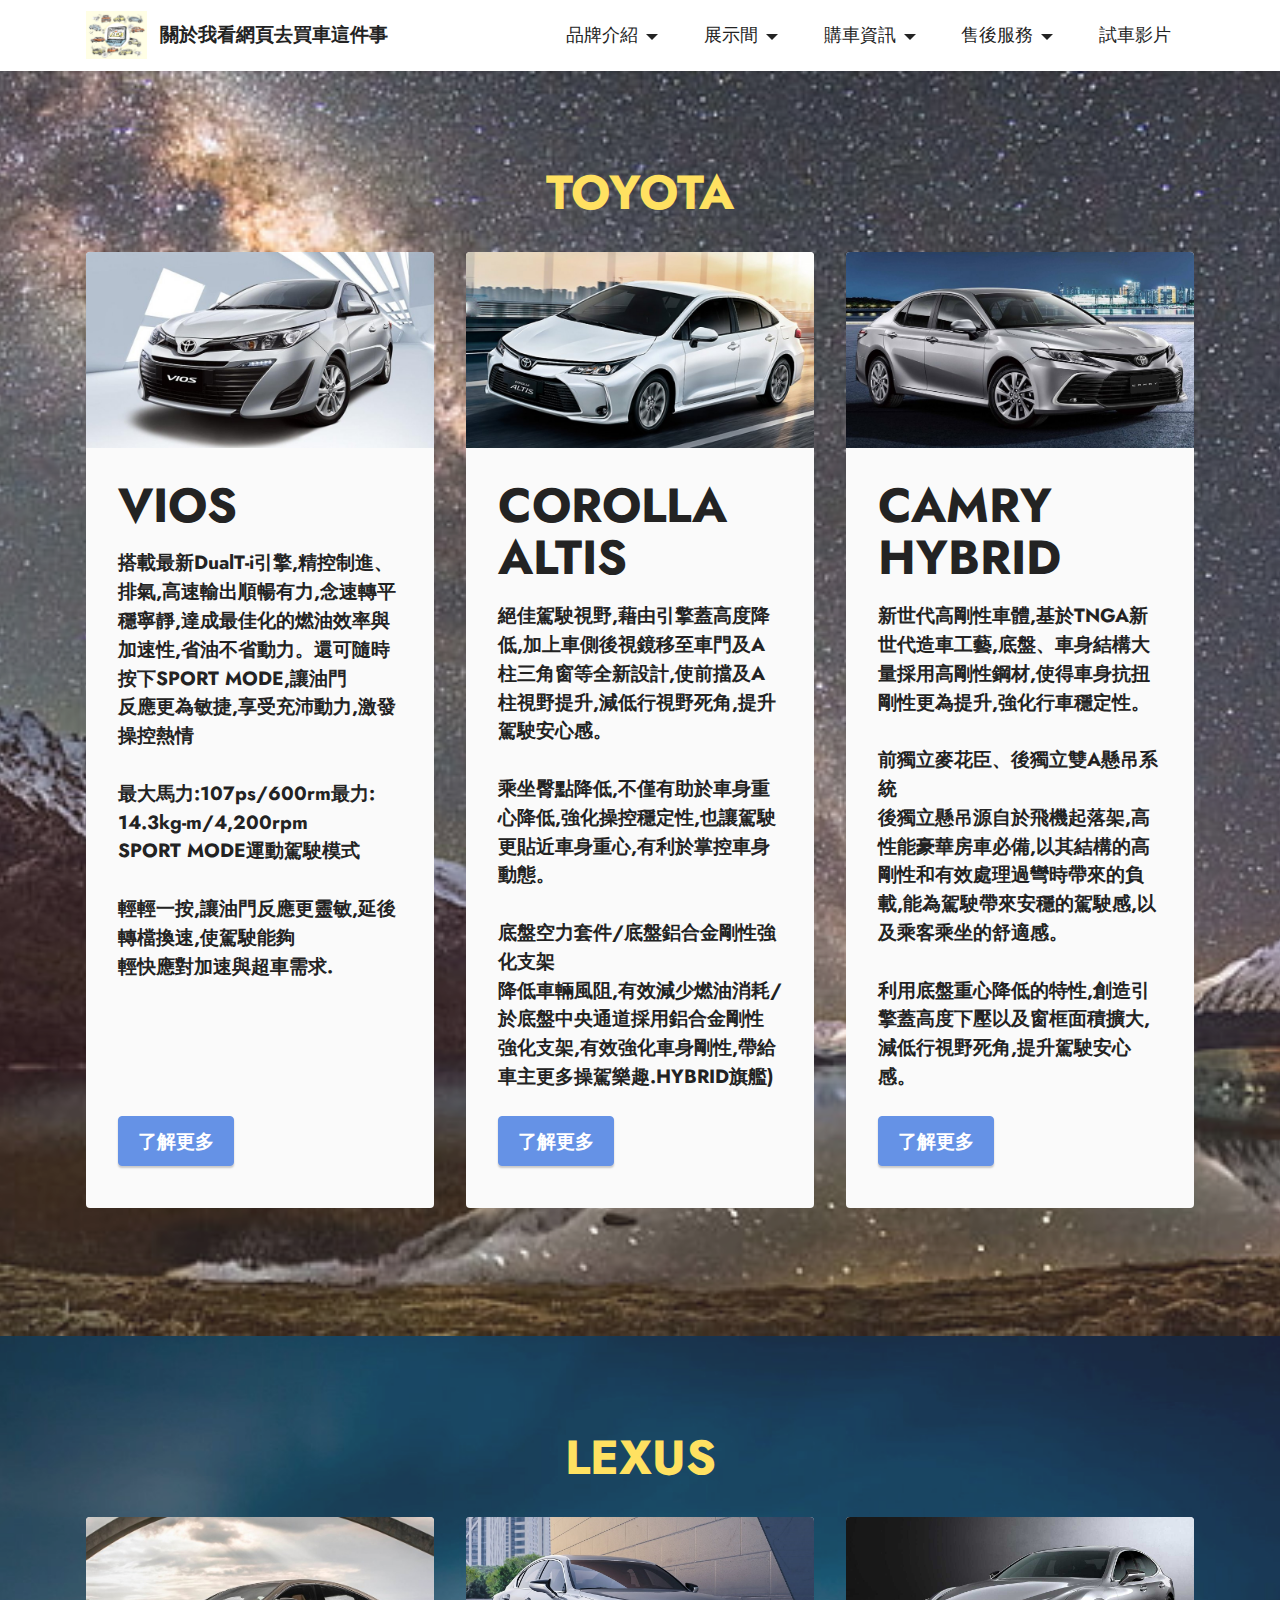
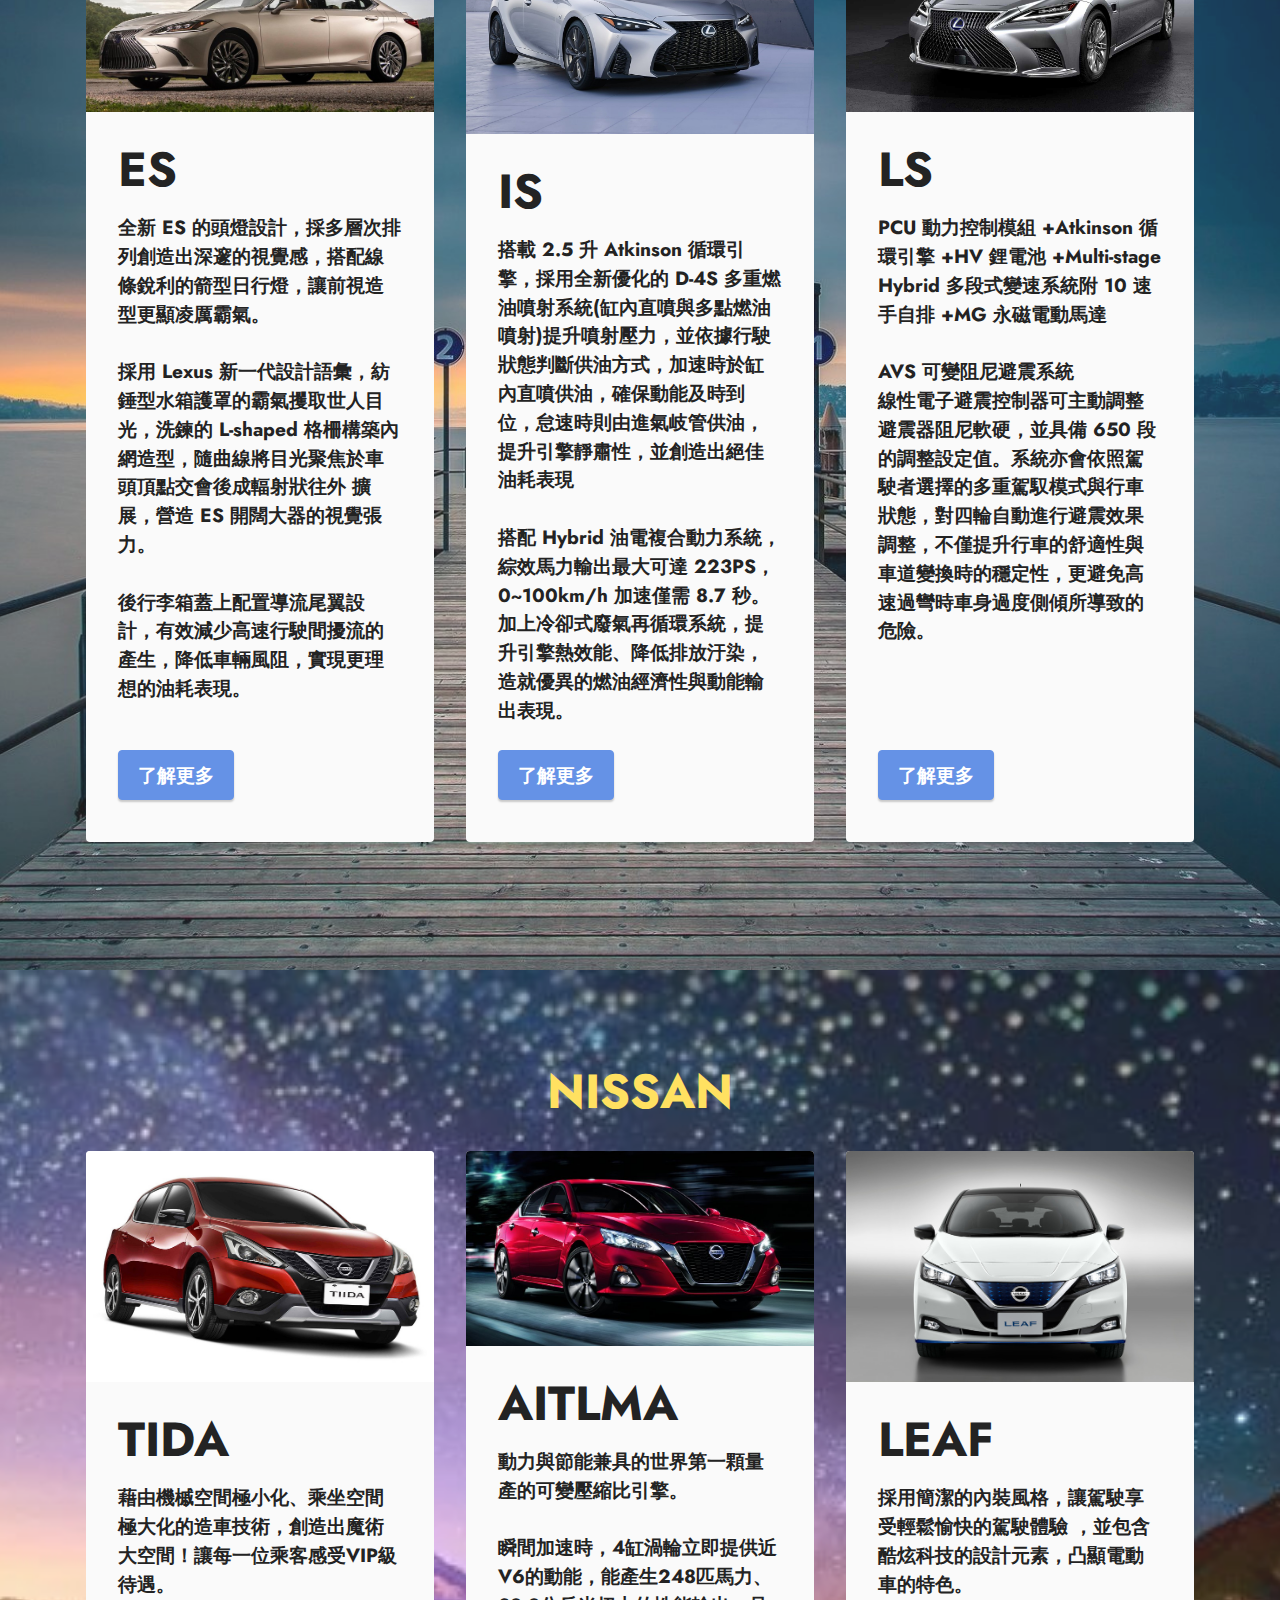
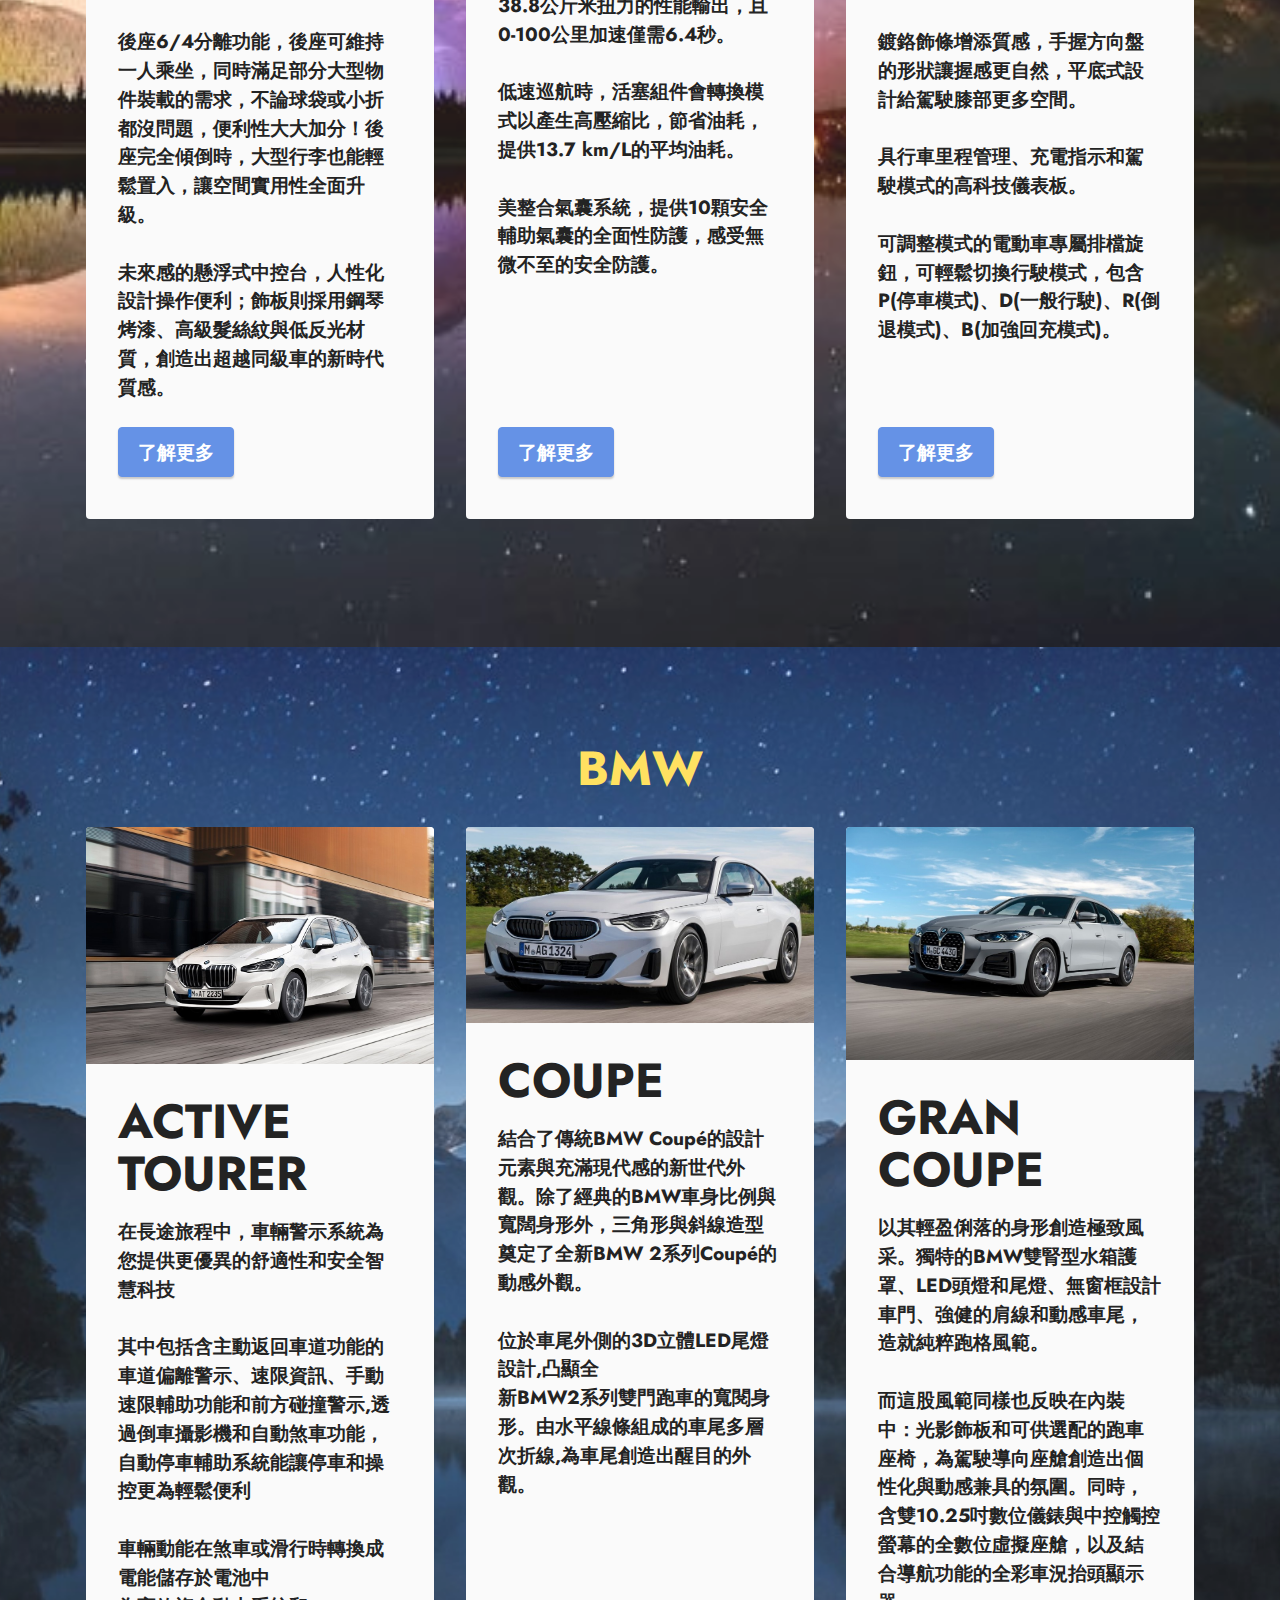
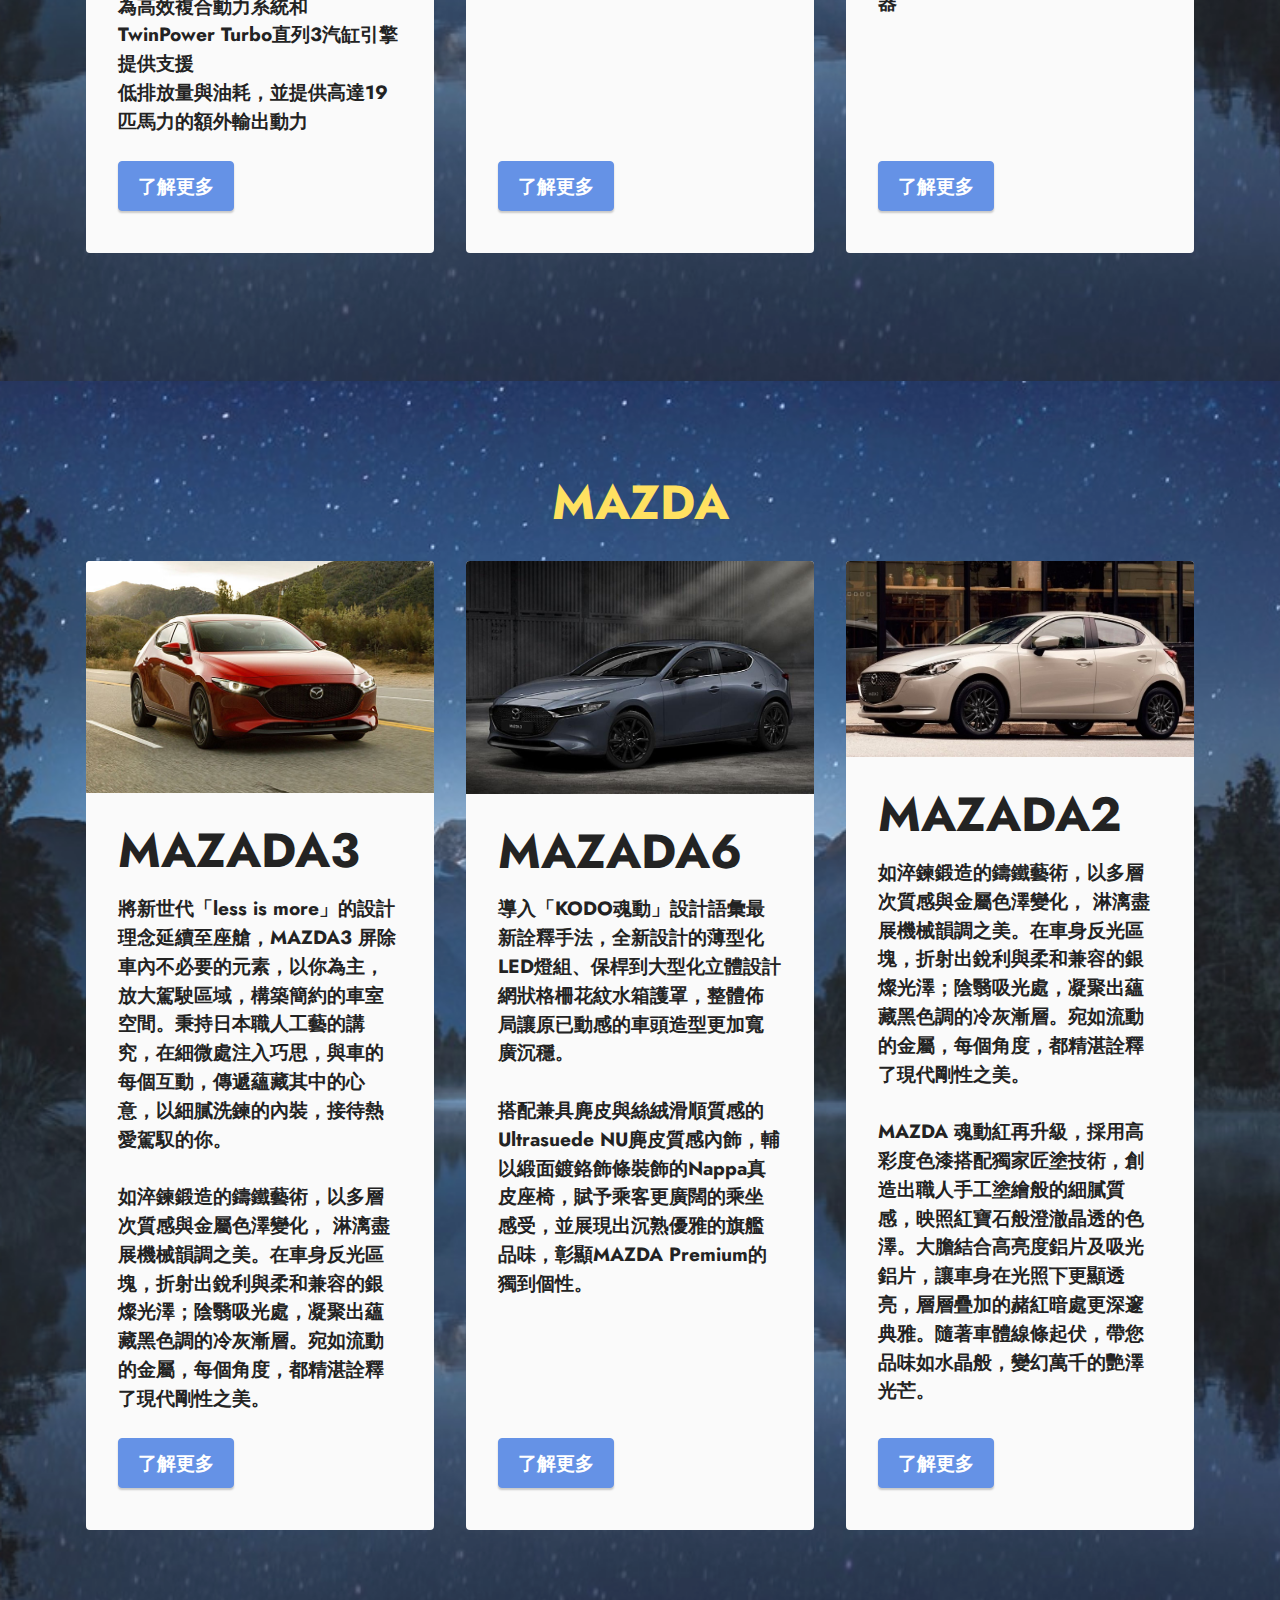
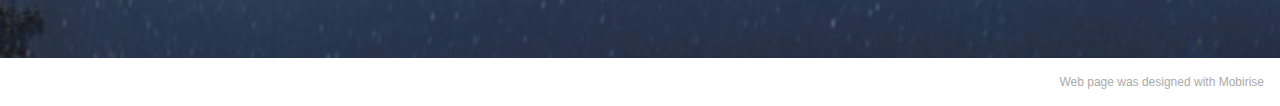
<file: page2.html>
<!DOCTYPE html>
<html  >
<head>
  <!-- Site made with Mobirise Website Builder v5.4.1, https://mobirise.com -->
  <meta charset="UTF-8">
  <meta http-equiv="X-UA-Compatible" content="IE=edge">
  <meta name="generator" content="Mobirise v5.4.1, mobirise.com">
  <meta name="viewport" content="width=device-width, initial-scale=1, minimum-scale=1">
  <link rel="shortcut icon" href="assets/images/chapter03-img01-sp-1.png" type="image/x-icon">
  <meta name="description" content="">
  
  
  <title>Page 2</title>
  <link rel="stylesheet" href="assets/bootstrap/css/bootstrap.min.css">
  <link rel="stylesheet" href="assets/bootstrap/css/bootstrap-grid.min.css">
  <link rel="stylesheet" href="assets/bootstrap/css/bootstrap-reboot.min.css">
  <link rel="stylesheet" href="assets/dropdown/css/style.css">
  <link rel="stylesheet" href="assets/socicon/css/styles.css">
  <link rel="stylesheet" href="assets/theme/css/style.css">
  <link rel="preload" href="https://fonts.googleapis.com/css?family=Jost:100,200,300,400,500,600,700,800,900,100i,200i,300i,400i,500i,600i,700i,800i,900i&display=swap" as="style" onload="this.onload=null;this.rel='stylesheet'">
  <noscript><link rel="stylesheet" href="https://fonts.googleapis.com/css?family=Jost:100,200,300,400,500,600,700,800,900,100i,200i,300i,400i,500i,600i,700i,800i,900i&display=swap"></noscript>
  <link rel="preload" as="style" href="assets/mobirise/css/mbr-additional.css"><link rel="stylesheet" href="assets/mobirise/css/mbr-additional.css" type="text/css">
  
  
  
  
</head>
<body>
  
  <section data-bs-version="5.1" class="menu menu2 cid-sUF1We6ysb" once="menu" id="menu2-10">
    
    <nav class="navbar navbar-dropdown navbar-expand-lg">
        <div class="container">
            <div class="navbar-brand">
                <span class="navbar-logo">
                    <a href="https://mobiri.se">
                        <img src="assets/images/chapter03-img01-sp-1.png" alt="Mobirise" style="height: 3rem;">
                    </a>
                </span>
                <span class="navbar-caption-wrap"><a class="navbar-caption text-black display-7" href="https://mobiri.se">關於我看網頁去買車這件事&nbsp;<br></a></span>
            </div>
            <button class="navbar-toggler" type="button" data-toggle="collapse" data-bs-toggle="collapse" data-target="#navbarSupportedContent" data-bs-target="#navbarSupportedContent" aria-controls="navbarNavAltMarkup" aria-expanded="false" aria-label="Toggle navigation">
                <div class="hamburger">
                    <span></span>
                    <span></span>
                    <span></span>
                    <span></span>
                </div>
            </button>
            <div class="collapse navbar-collapse" id="navbarSupportedContent">
                <ul class="navbar-nav nav-dropdown nav-right" data-app-modern-menu="true"><li class="nav-item dropdown"><a class="nav-link link text-black dropdown-toggle display-4" href="#" data-toggle="dropdown-submenu" data-bs-toggle="dropdown" data-bs-auto-close="outside" aria-expanded="false">品牌介紹</a><div class="dropdown-menu" aria-labelledby="dropdown-undefined"><a class="text-black dropdown-item text-primary display-4" href="index.html#features12-9">&nbsp; &nbsp;TOYOTA</a><a class="text-black dropdown-item text-primary display-4" href="index.html#features17-a">&nbsp; &nbsp; LEXUS</a><a class="text-black dropdown-item text-primary display-4" href="index.html#features12-b">&nbsp; &nbsp;NISSAN</a><a class="text-black dropdown-item text-primary display-4" href="index.html#features17-c">&nbsp; &nbsp; &nbsp;BMW</a><a class="text-black dropdown-item text-primary display-4" href="index.html#features12-d">&nbsp; &nbsp; MAZDA</a></div></li>
                    <li class="nav-item dropdown"><a class="nav-link link text-black dropdown-toggle display-4" href="#" data-toggle="dropdown-submenu" data-bs-toggle="dropdown" data-bs-auto-close="outside" aria-expanded="false">展示間</a><div class="dropdown-menu" aria-labelledby="dropdown-undefined"><div class="dropdown"><a class="text-black dropdown-item text-primary dropdown-toggle display-4" href="#" data-toggle="dropdown-submenu" data-bs-toggle="dropdown" data-bs-auto-close="outside" aria-expanded="false">&nbsp; &nbsp;休旅車</a><div class="dropdown-menu dropdown-submenu" aria-labelledby="dropdown-undefined"><a class="text-black dropdown-item text-primary display-4" href="page1.html#features4-v">&nbsp; &nbsp;TOYOTA</a><a class="text-black dropdown-item text-primary display-4" href="page1.html#features4-w">&nbsp; &nbsp; &nbsp;LEXUS</a><a class="text-black dropdown-item text-primary display-4" href="page1.html#features4-x">&nbsp; &nbsp; NISSAN</a><a class="text-black dropdown-item text-primary display-4" href="page1.html#features4-y">&nbsp; &nbsp; &nbsp;BMW</a><a class="text-black dropdown-item text-primary display-4" href="page1.html#features4-z">&nbsp; &nbsp; MAZDA</a></div></div><div class="dropdown"><a class="text-black dropdown-item dropdown-toggle display-4" href="#" data-toggle="dropdown-submenu" data-bs-toggle="dropdown" data-bs-auto-close="outside" aria-expanded="false">&nbsp; &nbsp; &nbsp;轎車</a><div class="dropdown-menu dropdown-submenu" aria-labelledby="dropdown-undefined"><a class="text-black dropdown-item text-primary display-4" href="page2.html#features3-11">&nbsp; &nbsp; TOYOTA</a><a class="text-black dropdown-item text-primary display-4" href="page2.html#features3-12">&nbsp; &nbsp; LEXUS</a><a class="text-black dropdown-item text-primary display-4" href="page2.html#features3-13">&nbsp; &nbsp;NISSAN</a><a class="text-black dropdown-item text-primary display-4" href="page2.html#features3-14">&nbsp; &nbsp; &nbsp;BMW</a><a class="text-black dropdown-item text-primary display-4" href="page2.html#features3-15">&nbsp; &nbsp;MAZDA</a></div></div><div class="dropdown"><a class="text-black dropdown-item dropdown-toggle display-4" href="#" data-toggle="dropdown-submenu" data-bs-toggle="dropdown" data-bs-auto-close="outside" aria-expanded="false">&nbsp; &nbsp; 箱型車</a><div class="dropdown-menu dropdown-submenu" aria-labelledby="dropdown-undefined"><a class="text-black dropdown-item text-primary display-4" href="page3.html#features3-17">&nbsp; &nbsp;TOYOTA</a><a class="text-black dropdown-item text-primary display-4" href="page3.html#features16-1c">&nbsp; &nbsp; LEXUS</a><a class="text-black dropdown-item text-primary display-4" href="page3.html#features3-19">&nbsp; &nbsp; NISSAN</a><a class="text-black dropdown-item text-primary display-4" href="page3.html#features3-1a">&nbsp; &nbsp; BMW</a><a class="text-black dropdown-item text-primary display-4" href="page3.html#features3-1b">&nbsp; &nbsp; MAZDA</a></div></div><div class="dropdown"><a class="text-black dropdown-item dropdown-toggle display-4" href="#" data-toggle="dropdown-submenu" data-bs-toggle="dropdown" data-bs-auto-close="outside" aria-expanded="false">&nbsp; &nbsp;越野車</a><div class="dropdown-menu dropdown-submenu" aria-labelledby="dropdown-undefined"><a class="text-black dropdown-item text-primary display-4" href="page4.html#features3-1e">&nbsp; &nbsp;TOYOTA</a><a class="text-black dropdown-item text-primary display-4" href="page4.html#features3-1f">&nbsp; &nbsp; &nbsp;LEXUS</a><a class="text-black dropdown-item text-primary display-4" href="page4.html#features3-1f">&nbsp; &nbsp; NISSAN</a><a class="text-black dropdown-item text-primary display-4" href="page4.html#features3-1h">&nbsp; &nbsp; &nbsp; BMW</a><a class="text-black dropdown-item text-primary display-4" href="page4.html#features3-1i">&nbsp; &nbsp; MAZDA</a></div></div><div class="dropdown"><a class="text-black dropdown-item dropdown-toggle display-4" href="#" data-toggle="dropdown-submenu" data-bs-toggle="dropdown" data-bs-auto-close="outside" aria-expanded="false">&nbsp; &nbsp; &nbsp;跑車</a><div class="dropdown-menu dropdown-submenu" aria-labelledby="dropdown-undefined"><a class="text-black dropdown-item text-primary display-4" href="page5.html#features3-1o">&nbsp; &nbsp; LEXUS</a><a class="text-black dropdown-item text-primary display-4" href="page5.html#features19-1p">&nbsp; &nbsp;NISSAN</a><a class="text-black dropdown-item text-primary display-4" href="page5.html#features3-1m">&nbsp; &nbsp; &nbsp;BMW</a><a class="text-black dropdown-item text-primary display-4" href="page5.html#features19-1q">&nbsp; &nbsp; MAZDA</a></div></div></div></li>
                    <li class="nav-item dropdown"><a class="nav-link link text-black dropdown-toggle display-4" href="#" data-toggle="dropdown-submenu" data-bs-toggle="dropdown" data-bs-auto-close="outside" aria-expanded="false">購車資訊</a><div class="dropdown-menu" aria-labelledby="dropdown-undefined"><a class="text-black dropdown-item text-primary display-4" href="https://www.carstuff.com.tw/car-price.html" target="_blank">&nbsp; &nbsp; &nbsp;價格</a><a class="text-black dropdown-item text-primary display-4" href="https://c.8891.com.tw/photoModel-compare.html?gclid=CjwKCAiAxJSPBhAoEiwAeO_fP0pTcGWoLtsKmEiETdrXqkg-vibEqK8TLVJjkC-p3gayoTp9Qlar5xoCoVkQAvD_BwE" target="_blank">&nbsp; &nbsp; &nbsp;性能</a><a class="text-black dropdown-item text-primary display-4" href="https://www.stylemaster.com.tw/2020/10/06/%E4%BD%A0%E5%B0%8D%E8%BB%8A%E7%9A%84%E5%A4%A2%E6%83%B3%EF%BC%8C%E8%AE%93%E5%AE%83%E5%80%91%E4%BE%86%E5%AF%A6%E7%8F%BE-%E7%8D%A8%E4%B8%80%E7%84%A1%E4%BA%8C%E7%9A%84%E5%AE%A2%E8%A3%BD/" target="_blank">&nbsp; &nbsp; 客製化</a></div>
                    </li><li class="nav-item dropdown"><a class="nav-link link text-black dropdown-toggle display-4" href="#" data-bs-auto-close="outside" aria-expanded="false" data-toggle="dropdown-submenu" data-bs-toggle="dropdown">售後服務</a><div class="dropdown-menu" aria-labelledby="dropdown-undefined"><a class="text-black dropdown-item text-primary display-4" href="https://www.carstuff.com.tw/topic/item/25947-2018-05-14-07-25-34.html" data-bs-auto-close="outside" aria-expanded="false" target="_blank">&nbsp; &nbsp; &nbsp;保固</a></div></li><li class="nav-item"><a class="nav-link link text-black show text-primary display-4" href="https://www.youtube.com/results?search_query=%E5%90%84%E6%B1%BD%E8%BB%8A%E8%A9%A6%E8%BB%8A%E5%BD%B1%E7%89%87" data-bs-auto-close="outside" aria-expanded="false" target="_blank">試車影片</a></li></ul>
                
                
            </div>
        </div>
    </nav>
</section>

<section data-bs-version="5.1" class="features3 cid-sUH6dRXWtF" id="features3-11">
    
    <div class="mbr-overlay"></div>
    <div class="container">
        <div class="mbr-section-head">
            <h4 class="mbr-section-title mbr-fonts-style align-center mb-0 display-2">
                <strong>TOYOTA</strong></h4>
            
        </div>
        <div class="row mt-4">
            
            
            <div class="item features-image сol-12 col-md-6 col-lg-4 active">
                <div class="item-wrapper">
                    <div class="item-img">
                        <img src="assets/images/b21f42093a70c11f3a16f4e9b40caf48-1200.jpg" data-slide-to="0" data-bs-slide-to="0" alt="">
                    </div>
                    <div class="item-content">
                        <h5 class="item-title mbr-fonts-style display-2"><strong>VIOS</strong></h5>
                        
                        <p class="mbr-text mbr-fonts-style mt-3 display-7"><strong>搭載最新DualT-i引擎,精控制進、排氣,高速輸出順暢有力,念速轉平穩寧靜,達成最佳化的燃油效率與加速性,省油不省動力。還可隨時按下SPORT MODE,讓油門
<br>反應更為敏捷,享受充沛動力,激發操控熱情
<br><br>最大馬力:107ps/600rm最力:
<br>14.3kg-m/4,200rpm
<br>SPORT MODE運動駕駛模式<br><br>輕輕一按,讓油門反應更靈敏,延後轉檔換速,使駕駛能夠
<br>輕快應對加速與超車需求.</strong></p>
                    </div>
                    <div class="mbr-section-btn item-footer mt-2"><a href="https://www.toyota.com.tw/showroom/VIOS/" class="btn btn-primary item-btn display-7" target="_blank">了解更多</a></div>
                </div>
            </div><div class="item features-image сol-12 col-md-6 col-lg-4">
                <div class="item-wrapper">
                    <div class="item-img">
                        <img src="assets/images/c1a4323324c04da3c08d160e664ea42b.jpeg" data-slide-to="1" data-bs-slide-to="1" alt="">
                    </div>
                    <div class="item-content">
                        <h5 class="item-title mbr-fonts-style display-2"><strong>COROLLA ALTIS</strong></h5>
                        
                        <p class="mbr-text mbr-fonts-style mt-3 display-7"><strong>絕佳駕駛視野,藉由引擎蓋高度降低,加上車側後視鏡移至車門及A柱三角窗等全新設計,使前擋及A柱視野提升,減低行視野死角,提升駕駛安心感。
<br><br>乘坐臀點降低,不僅有助於車身重心降低,強化操控穩定性,也讓駕駛更貼近車身重心,有利於掌控車身動態。
<br><br>底盤空力套件/底盤鋁合金剛性強化支架
<br>降低車輛風阻,有效減少燃油消耗/於底盤中央通道採用鋁合金剛性強化支架,有效強化車身剛性,帶給車主更多操駕樂趣.HYBRID旗艦)</strong><br></p>
                    </div>
                    <div class="mbr-section-btn item-footer mt-2"><a href="https://www.toyota.com.tw/showroom/ALTIS/" class="btn btn-primary item-btn display-7" target="_blank">了解更多</a></div>
                </div>
            </div><div class="item features-image сol-12 col-md-6 col-lg-4">
                <div class="item-wrapper">
                    <div class="item-img">
                        <img src="assets/images/a9eeb03f0ada3fa5081afe2c871a5d8e.jpeg" data-slide-to="2" data-bs-slide-to="2" alt="">
                    </div>
                    <div class="item-content">
                        <h5 class="item-title mbr-fonts-style display-2"><strong>CAMRY HYBRID</strong></h5>
                        
                        <p class="mbr-text mbr-fonts-style mt-3 display-7"><strong>新世代高剛性車體,基於TNGA新世代造車工藝,底盤、車身結構大量採用高剛性鋼材,使得車身抗扭剛性更為提升,強化行車穩定性。
<br><br>前獨立麥花臣、後獨立雙A懸吊系統
<br>後獨立懸吊源自於飛機起落架,高性能豪華房車必備,以其結構的高剛性和有效處理過彎時帶來的負載,能為駕駛帶來安穩的駕駛感,以及乘客乘坐的舒適感。
<br><br>利用底盤重心降低的特性,創造引擎蓋高度下壓以及窗框面積擴大,減低行視野死角,提升駕駛安心感。</strong></p>
                    </div>
                    <div class="mbr-section-btn item-footer mt-2"><a href="https://www.toyota.com.tw/showroom/CAMRY/" class="btn btn-primary item-btn display-7" target="_blank">了解更多</a></div>
                </div>
            </div>
        </div>
    </div>
</section>

<section data-bs-version="5.1" class="features3 cid-sUH6epA6Yf" id="features3-12">
    
    <div class="mbr-overlay"></div>
    <div class="container">
        <div class="mbr-section-head">
            <h4 class="mbr-section-title mbr-fonts-style align-center mb-0 display-2"><strong>LEXUS</strong></h4>
            
        </div>
        <div class="row mt-4">
            <div class="item features-image сol-12 col-md-6 col-lg-4">
                <div class="item-wrapper">
                    <div class="item-img">
                        <img src="assets/images/e8d4e5922fed5a0a9d14c005140eec44.jpeg" alt="">
                    </div>
                    <div class="item-content">
                        <h5 class="item-title mbr-fonts-style display-2"><strong>ES</strong></h5>
                        
                        <p class="mbr-text mbr-fonts-style mt-3 display-7"><strong>全新 ES 的頭燈設計，採多層次排列創造出深邃的視覺感，搭配線條銳利的箭型日行燈，讓前視造型更顯凌厲霸氣。<br><br>採用 Lexus 新一代設計語彙，紡錘型水箱護罩的霸氣攫取世人目光，洗鍊的 L-shaped 格柵構築內網造型，隨曲線將目光聚焦於車頭頂點交會後成輻射狀往外 擴展，營造 ES 開闊大器的視覺張力。<br><br>後行李箱蓋上配置導流尾翼設計，有效減少高速行駛間擾流的產生，降低車輛風阻，實現更理想的油耗表現。</strong><br></p>
                    </div>
                    <div class="mbr-section-btn item-footer mt-2"><a href="https://www.lexus.com.tw/showroom/ES" class="btn btn-primary item-btn display-7" target="_blank">了解更多</a></div>
                </div>
            </div>
            <div class="item features-image сol-12 col-md-6 col-lg-4">
                <div class="item-wrapper">
                    <div class="item-img">
                        <img src="assets/images/8042063.jpg" alt="">
                    </div>
                    <div class="item-content">
                        <h5 class="item-title mbr-fonts-style display-2"><strong>IS</strong></h5>
                        
                        <p class="mbr-text mbr-fonts-style mt-3 display-7"><strong>搭載 2.5 升 Atkinson 循環引擎，採用全新優化的 D-4S 多重燃油噴射系統(缸內直噴與多點燃油噴射)提升噴射壓力，並依據行駛狀態判斷供油方式，加速時於缸內直噴供油，確保動能及時到位，怠速時則由進氣岐管供油，提升引擎靜肅性，並創造出絕佳油耗表現<br><br>搭配 Hybrid 油電複合動力系統，綜效馬力輸出最大可達 223PS，0~100km/h 加速僅需 8.7 秒。加上冷卻式廢氣再循環系統，提升引擎熱效能、降低排放汙染，造就優異的燃油經濟性與動能輸出表現。</strong></p>
                    </div>
                    <div class="mbr-section-btn item-footer mt-2"><a href="https://www.lexus.com.tw/showroom/IS" class="btn btn-primary item-btn display-7" target="_blank">了解更多</a></div>
                </div>
            </div>
            <div class="item features-image сol-12 col-md-6 col-lg-4">
                <div class="item-wrapper">
                    <div class="item-img">
                        <img src="assets/images/8154991.jpg" alt="">
                    </div>
                    <div class="item-content">
                        <h5 class="item-title mbr-fonts-style display-2"><strong>LS</strong></h5>
                        
                        <p class="mbr-text mbr-fonts-style mt-3 display-7"><strong>PCU 動力控制模組 +Atkinson 循環引擎 +HV 鋰電池 +Multi-stage Hybrid 多段式變速系統附 10 速手自排 +MG 永磁電動馬達
<br><br>AVS 可變阻尼避震系統
<br>線性電子避震控制器可主動調整避震器阻尼軟硬，並具備 650 段的調整設定值。系統亦會依照駕駛者選擇的多重駕馭模式與行車狀態，對四輪自動進行避震效果調整，不僅提升行車的舒適性與車道變換時的穩定性，更避免高速過彎時車身過度側傾所導致的危險。</strong><br></p>
                    </div>
                    <div class="mbr-section-btn item-footer mt-2"><a href="https://www.lexus.com.tw/showroom/LS" class="btn btn-primary item-btn display-7" target="_blank">了解更多</a></div>
                </div>
            </div>
        </div>
    </div>
</section>

<section data-bs-version="5.1" class="features3 cid-sUH6eWLYiq" id="features3-13">
    
    <div class="mbr-overlay"></div>
    <div class="container">
        <div class="mbr-section-head">
            <h4 class="mbr-section-title mbr-fonts-style align-center mb-0 display-2"><strong>NISSAN</strong></h4>
            
        </div>
        <div class="row mt-4">
            <div class="item features-image сol-12 col-md-6 col-lg-4">
                <div class="item-wrapper">
                    <div class="item-img">
                        <img src="assets/images/ez35vccgr6j8ait1.jpg" alt="">
                    </div>
                    <div class="item-content">
                        <h5 class="item-title mbr-fonts-style display-2"><strong>TIDA</strong></h5>
                        
                        <p class="mbr-text mbr-fonts-style mt-3 display-7"><strong>藉由機槭空間極小化、乘坐空間極大化的造車技術，創造出魔術大空間！讓每一位乘客感受VIP級待遇。
<br>
<br>後座6/4分離功能，後座可維持一人乘坐，同時滿足部分大型物件裝載的需求，不論球袋或小折都沒問題，便利性大大加分！後座完全傾倒時，大型行李也能輕鬆置入，讓空間實用性全面升級。
<br><br>未來感的懸浮式中控台，人性化設計操作便利；飾板則採用鋼琴烤漆、高級髮絲紋與低反光材質，創造出超越同級車的新時代質感。</strong><br></p>
                    </div>
                    <div class="mbr-section-btn item-footer mt-2"><a href="https://new.nissan.com.tw/nissan/cars/tiida" class="btn btn-primary item-btn display-7" target="_blank">了解更多</a></div>
                </div>
            </div>
            <div class="item features-image сol-12 col-md-6 col-lg-4">
                <div class="item-wrapper">
                    <div class="item-img">
                        <img src="assets/images/af5aa13ef5549f8453dd07f10971af5c.jpeg" alt="">
                    </div>
                    <div class="item-content">
                        <h5 class="item-title mbr-fonts-style display-2"><strong>AITLMA</strong></h5>
                        
                        <p class="mbr-text mbr-fonts-style mt-3 display-7"><strong>動力與節能兼具的世界第一顆量產的可變壓縮比引擎。
<br>
<br>瞬間加速時，4缸渦輪立即提供近V6的動能，能產生248匹馬力、38.8公斤米扭力的性能輸出，且0-100公里加速僅需6.4秒。
<br>
<br>低速巡航時，活塞組件會轉換模式以產生高壓縮比，節省油耗，提供13.7 km/L的平均油耗。<br><br>美整合氣囊系統，提供10顆安全輔助氣囊的全面性防護，感受無微不至的安全防護。</strong><br></p>
                    </div>
                    <div class="mbr-section-btn item-footer mt-2"><a href="https://new.nissan.com.tw/nissan/cars/ALTIMA" class="btn btn-primary item-btn display-7" target="_blank">了解更多</a></div>
                </div>
            </div>
            <div class="item features-image сol-12 col-md-6 col-lg-4">
                <div class="item-wrapper">
                    <div class="item-img">
                        <img src="assets/images/005bkk0qzaovgl3.jpg" alt="">
                    </div>
                    <div class="item-content">
                        <h5 class="item-title mbr-fonts-style display-2"><strong>LEAF</strong></h5>
                        
                        <p class="mbr-text mbr-fonts-style mt-3 display-7"><strong>採用簡潔的內裝風格，讓駕駛享受輕鬆愉快的駕駛體驗 ，並包含酷炫科技的設計元素，凸顯電動車的特色。
<br><br>鍍鉻飾條增添質感，手握方向盤的形狀讓握感更自然，平底式設計給駕駛膝部更多空間。
<br><br>具行車里程管理、充電指示和駕駛模式的高科技儀表板。
<br><br>可調整模式的電動車專屬排檔旋鈕，可輕鬆切換行駛模式，包含P(停車模式)、D(一般行駛)、R(倒退模式)、B(加強回充模式)。</strong><br></p>
                    </div>
                    <div class="mbr-section-btn item-footer mt-2"><a href="https://new.nissan.com.tw/nissan/cars/LEAF" class="btn btn-primary item-btn display-7" target="_blank">了解更多</a></div>
                </div>
            </div>
        </div>
    </div>
</section>

<section data-bs-version="5.1" class="features3 cid-sUH6fubc6i" id="features3-14">
    
    <div class="mbr-overlay"></div>
    <div class="container">
        <div class="mbr-section-head">
            <h4 class="mbr-section-title mbr-fonts-style align-center mb-0 display-2">
                <strong>BMW</strong></h4>
            
        </div>
        <div class="row mt-4">
            <div class="item features-image сol-12 col-md-6 col-lg-4 active">
                <div class="item-wrapper">
                    <div class="item-img">
                        <img src="assets/images/163958003827825-p14770413.jpg" data-slide-to="0" data-bs-slide-to="0" alt="">
                    </div>
                    <div class="item-content">
                        <h5 class="item-title mbr-fonts-style display-2"><strong>ACTIVE TOURER</strong></h5>
                        
                        <p class="mbr-text mbr-fonts-style mt-3 display-7"><strong>在長途旅程中，車輛警示系統為您提供更優異的舒適性和安全智慧科技
<br><br>其中包括含主動返回車道功能的車道偏離警示、速限資訊、手動速限輔助功能和前方碰撞警示,透過倒車攝影機和自動煞車功能，自動停車輔助系統能讓停車和操控更為輕鬆便利<br><br>車輛動能在煞車或滑行時轉換成電能儲存於電池中
<br>為高效複合動力系統和TwinPower Turbo直列3汽缸引擎提供支援
<br>低排放量與油耗，並提供高達19匹馬力的額外輸出動力</strong><br></p>
                    </div>
                    <div class="mbr-section-btn item-footer mt-2"><a href="https://www.bmw.com.tw/zh/all-models/2-series/activetourer/2021/highlights.html" class="btn btn-primary item-btn display-7" target="_blank">了解更多</a></div>
                </div>
            </div><div class="item features-image сol-12 col-md-6 col-lg-4">
                <div class="item-wrapper">
                    <div class="item-img">
                        <img src="assets/images/82594a6775733c756eb23da0701d90b6.jpeg" alt="" data-slide-to="1" data-bs-slide-to="1">
                    </div>
                    <div class="item-content">
                        <h5 class="item-title mbr-fonts-style display-2"><strong>COUPE</strong></h5>
                        
                        <p class="mbr-text mbr-fonts-style mt-3 display-7"><strong>結合了傳統BMW Coupé的設計元素與充滿現代感的新世代外觀。除了經典的BMW車身比例與寬闊身形外，三角形與斜線造型奠定了全新BMW 2系列Coupé的動感外觀。<br><br>位於車尾外側的3D立體LED尾燈設計,凸顯全
<br>新BMW2系列雙門跑車的寬閱身形。由水平線條組成的車尾多層次折線,為車尾創造出醒目的外觀。</strong><br></p>
                    </div>
                    <div class="mbr-section-btn item-footer mt-2"><a href="https://www.bmw.com.tw/zh/all-models/2-series/coupe/2021/highlights.html" class="btn btn-primary item-btn display-7" target="_blank">了解更多</a></div>
                </div>
            </div>
            <div class="item features-image сol-12 col-md-6 col-lg-4">
                <div class="item-wrapper">
                    <div class="item-img">
                        <img src="assets/images/11dcd7482867da43fb9ef7d1140011c0-xl.jpg" alt="" data-slide-to="2" data-bs-slide-to="2">
                    </div>
                    <div class="item-content">
                        <h5 class="item-title mbr-fonts-style display-2"><strong>GRAN COUPE</strong></h5>
                        
                        <p class="mbr-text mbr-fonts-style mt-3 display-7"><strong>以其輕盈俐落的身形創造極致風采。獨特的BMW雙腎型水箱護罩、LED頭燈和尾燈、無窗框設計車門、強健的肩線和動感車尾，造就純粹跑格風範。<br><br>而這股風範同樣也反映在內裝中：光影飾板和可供選配的跑車座椅，為駕駛導向座艙創造出個性化與動感兼具的氛圍。同時，含雙10.25吋數位儀錶與中控觸控螢幕的全數位虛擬座艙，以及結合導航功能的全彩車況抬頭顯示器</strong></p>
                    </div>
                    <div class="mbr-section-btn item-footer mt-2"><a href="https://www.bmw.com.tw/zh/all-models/2-series/gran-coupe/2019/bmw-2-series-gran-coupe-models-equipment.html" class="btn btn-primary item-btn display-7" target="_blank">了解更多</a></div>
                </div>
            </div>
            
        </div>
    </div>
</section>

<section data-bs-version="5.1" class="features3 cid-sUH6fTispW" id="features3-15">
    
    <div class="mbr-overlay"></div>
    <div class="container">
        <div class="mbr-section-head">
            <h4 class="mbr-section-title mbr-fonts-style align-center mb-0 display-2"><strong>MAZDA</strong></h4>
            
        </div>
        <div class="row mt-4">
            <div class="item features-image сol-12 col-md-6 col-lg-4">
                <div class="item-wrapper">
                    <div class="item-img">
                        <img src="assets/images/articlethumb-97.jpg" alt="">
                    </div>
                    <div class="item-content">
                        <h5 class="item-title mbr-fonts-style display-2"><strong>MAZADA3</strong></h5>
                        
                        <p class="mbr-text mbr-fonts-style mt-3 display-7"><strong>將新世代「less is more」的設計理念延續至座艙，MAZDA3 屏除車內不必要的元素，以你為主，放大駕駛區域，構築簡約的車室空間。秉持日本職人工藝的講究，在細微處注入巧思，與車的每個互動，傳遞蘊藏其中的心意，以細膩洗鍊的內裝，接待熱愛駕馭的你。
<br>
<br>如淬鍊鍛造的鑄鐵藝術，以多層次質感與金屬色澤變化， 淋漓盡展機械韻調之美。在車身反光區塊，折射出銳利與柔和兼容的銀燦光澤；陰翳吸光處，凝聚出蘊藏黑色調的冷灰漸層。宛如流動的金屬，每個角度，都精湛詮釋了現代剛性之美。</strong></p>
                    </div>
                    <div class="mbr-section-btn item-footer mt-2"><a href="https://www.mazda.com.tw/cars/all-new-mazda3/" class="btn btn-primary item-btn display-7" target="_blank">了解更多</a></div>
                </div>
            </div>
            <div class="item features-image сol-12 col-md-6 col-lg-4">
                <div class="item-wrapper">
                    <div class="item-img">
                        <img src="assets/images/211111-18941-56-y5sfz.jpg" alt="">
                    </div>
                    <div class="item-content">
                        <h5 class="item-title mbr-fonts-style display-2"><strong>MAZADA6</strong></h5>
                        
                        <p class="mbr-text mbr-fonts-style mt-3 display-7"><strong>導入「KODO魂動」設計語彙最新詮釋手法，全新設計的薄型化LED燈組、保桿到大型化立體設計網狀格柵花紋水箱護罩，整體佈局讓原已動感的車頭造型更加寬廣沉穩。
<br><br>搭配兼具麂皮與絲絨滑順質感的Ultrasuede NU麂皮質感內飾，輔以緞面鍍鉻飾條裝飾的Nappa真皮座椅，賦予乘客更廣闊的乘坐感受，並展現出沉熟優雅的旗艦品味，彰顯MAZDA Premium的獨到個性。
</strong><br><br></p>
                    </div>
                    <div class="mbr-section-btn item-footer mt-2"><a href="https://www.mazda.com.tw/cars/mazda6/" class="btn btn-primary item-btn display-7" target="_blank">了解更多</a></div>
                </div>
            </div>
            <div class="item features-image сol-12 col-md-6 col-lg-4">
                <div class="item-wrapper">
                    <div class="item-img">
                        <img src="assets/images/dfed51b387449c25428d383ae530ce80.jpeg" alt="">
                    </div>
                    <div class="item-content">
                        <h5 class="item-title mbr-fonts-style display-2"><strong>MAZADA2</strong></h5>
                        
                        <p class="mbr-text mbr-fonts-style mt-3 display-7"><strong>如淬鍊鍛造的鑄鐵藝術，以多層次質感與金屬色澤變化， 淋漓盡展機械韻調之美。在車身反光區塊，折射出銳利與柔和兼容的銀燦光澤；陰翳吸光處，凝聚出蘊藏黑色調的冷灰漸層。宛如流動的金屬，每個角度，都精湛詮釋了現代剛性之美。
<br>
<br>MAZDA 魂動紅再升級，採用高彩度色漆搭配獨家匠塗技術，創造出職人手工塗繪般的細膩質感，映照紅寶石般澄澈晶透的色澤。大膽結合高亮度鋁片及吸光鋁片，讓車身在光照下更顯透亮，層層疊加的赭紅暗處更深邃典雅。隨著車體線條起伏，帶您品味如水晶般，變幻萬千的艷澤光芒。</strong><br></p>
                    </div>
                    <div class="mbr-section-btn item-footer mt-2"><a href="https://www.mazda.com.tw/cars/all-new-mazda2/" class="btn btn-primary item-btn display-7" target="_blank">了解更多</a></div>
                </div>
            </div>
        </div>
    </div>
</section><section style="background-color: #fff; font-family: -apple-system, BlinkMacSystemFont, 'Segoe UI', 'Roboto', 'Helvetica Neue', Arial, sans-serif; color:#aaa; font-size:12px; padding: 0; align-items: center; display: flex;"><a href="https://mobirise.site/b" style="flex: 1 1; height: 3rem; padding-left: 1rem;"></a><p style="flex: 0 0 auto; margin:0; padding-right:1rem;">Web page was <a href="https://mobirise.site/g" style="color:#aaa;">designed</a> with Mobirise</p></section><script src="assets/bootstrap/js/bootstrap.bundle.min.js"></script>  <script src="assets/smoothscroll/smooth-scroll.js"></script>  <script src="assets/ytplayer/index.js"></script>  <script src="assets/dropdown/js/navbar-dropdown.js"></script>  <script src="assets/theme/js/script.js"></script>  
  
  
</body>
</html>
</file>
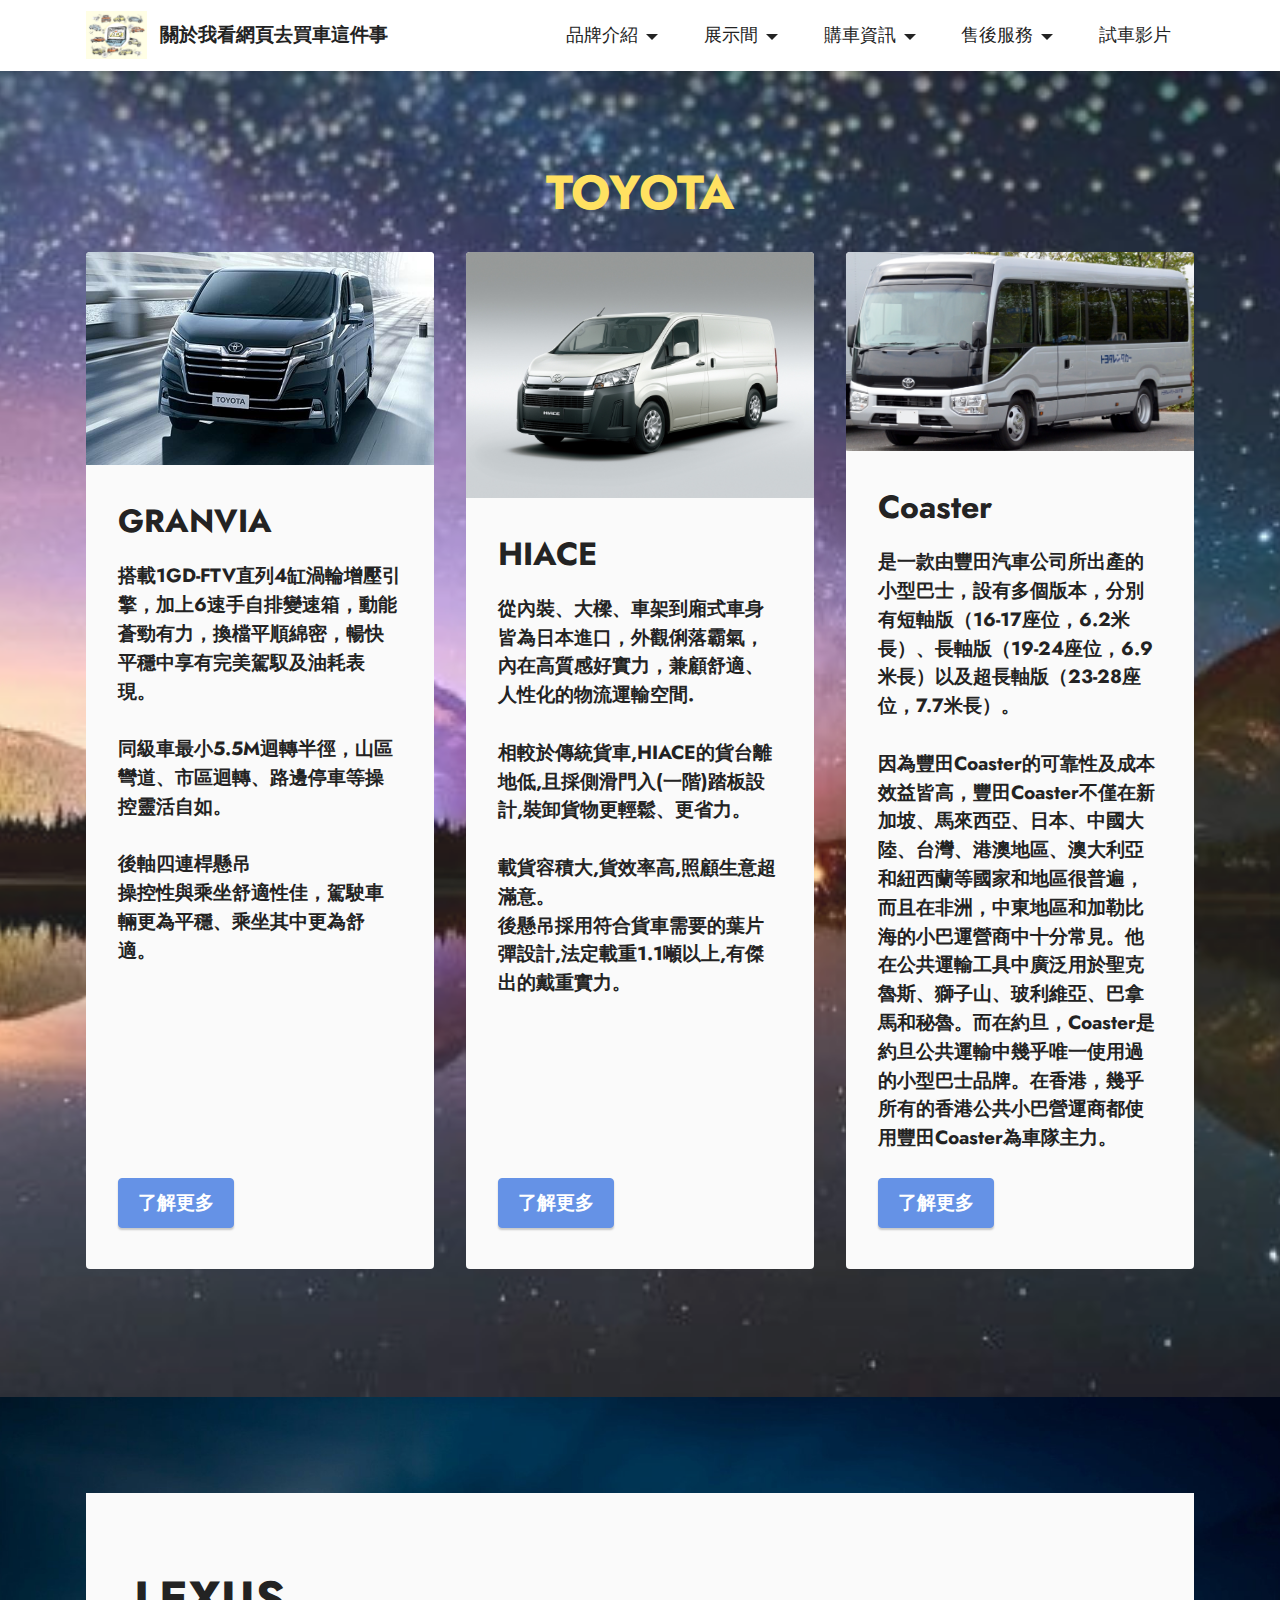
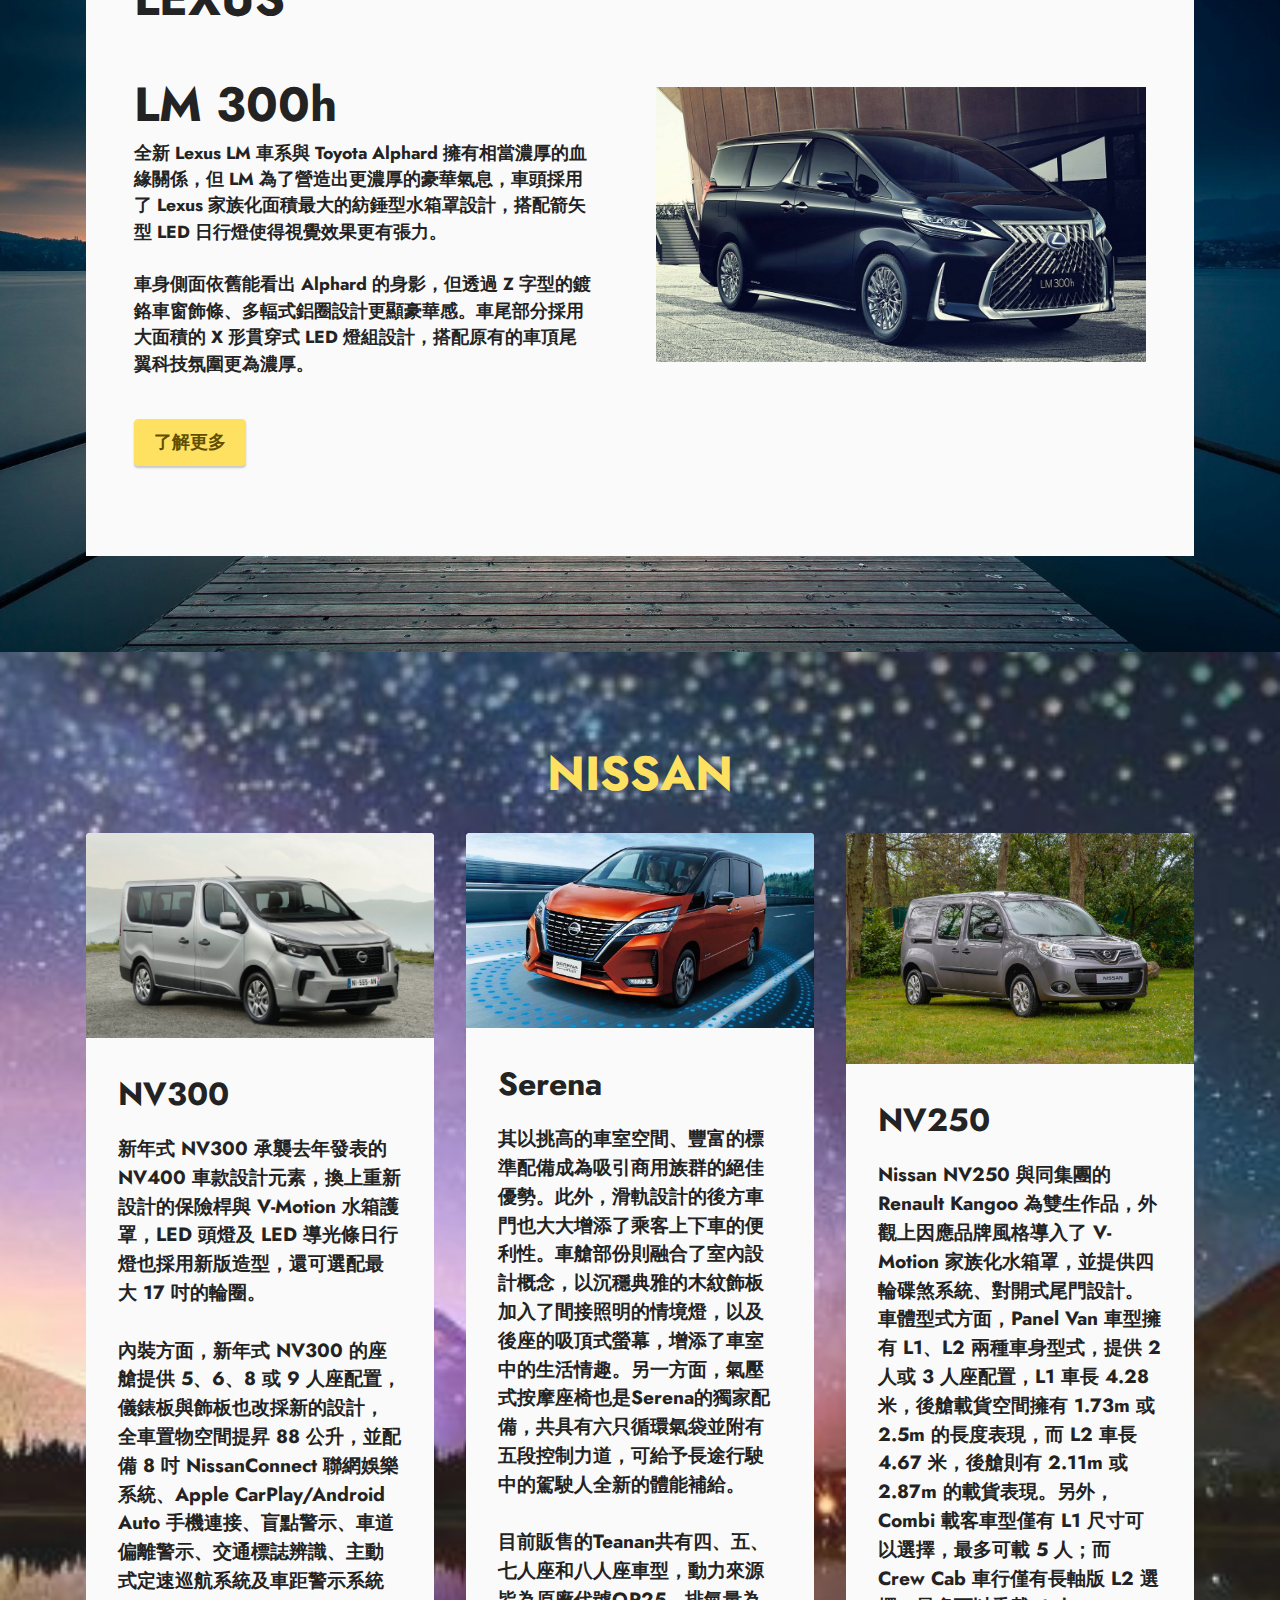
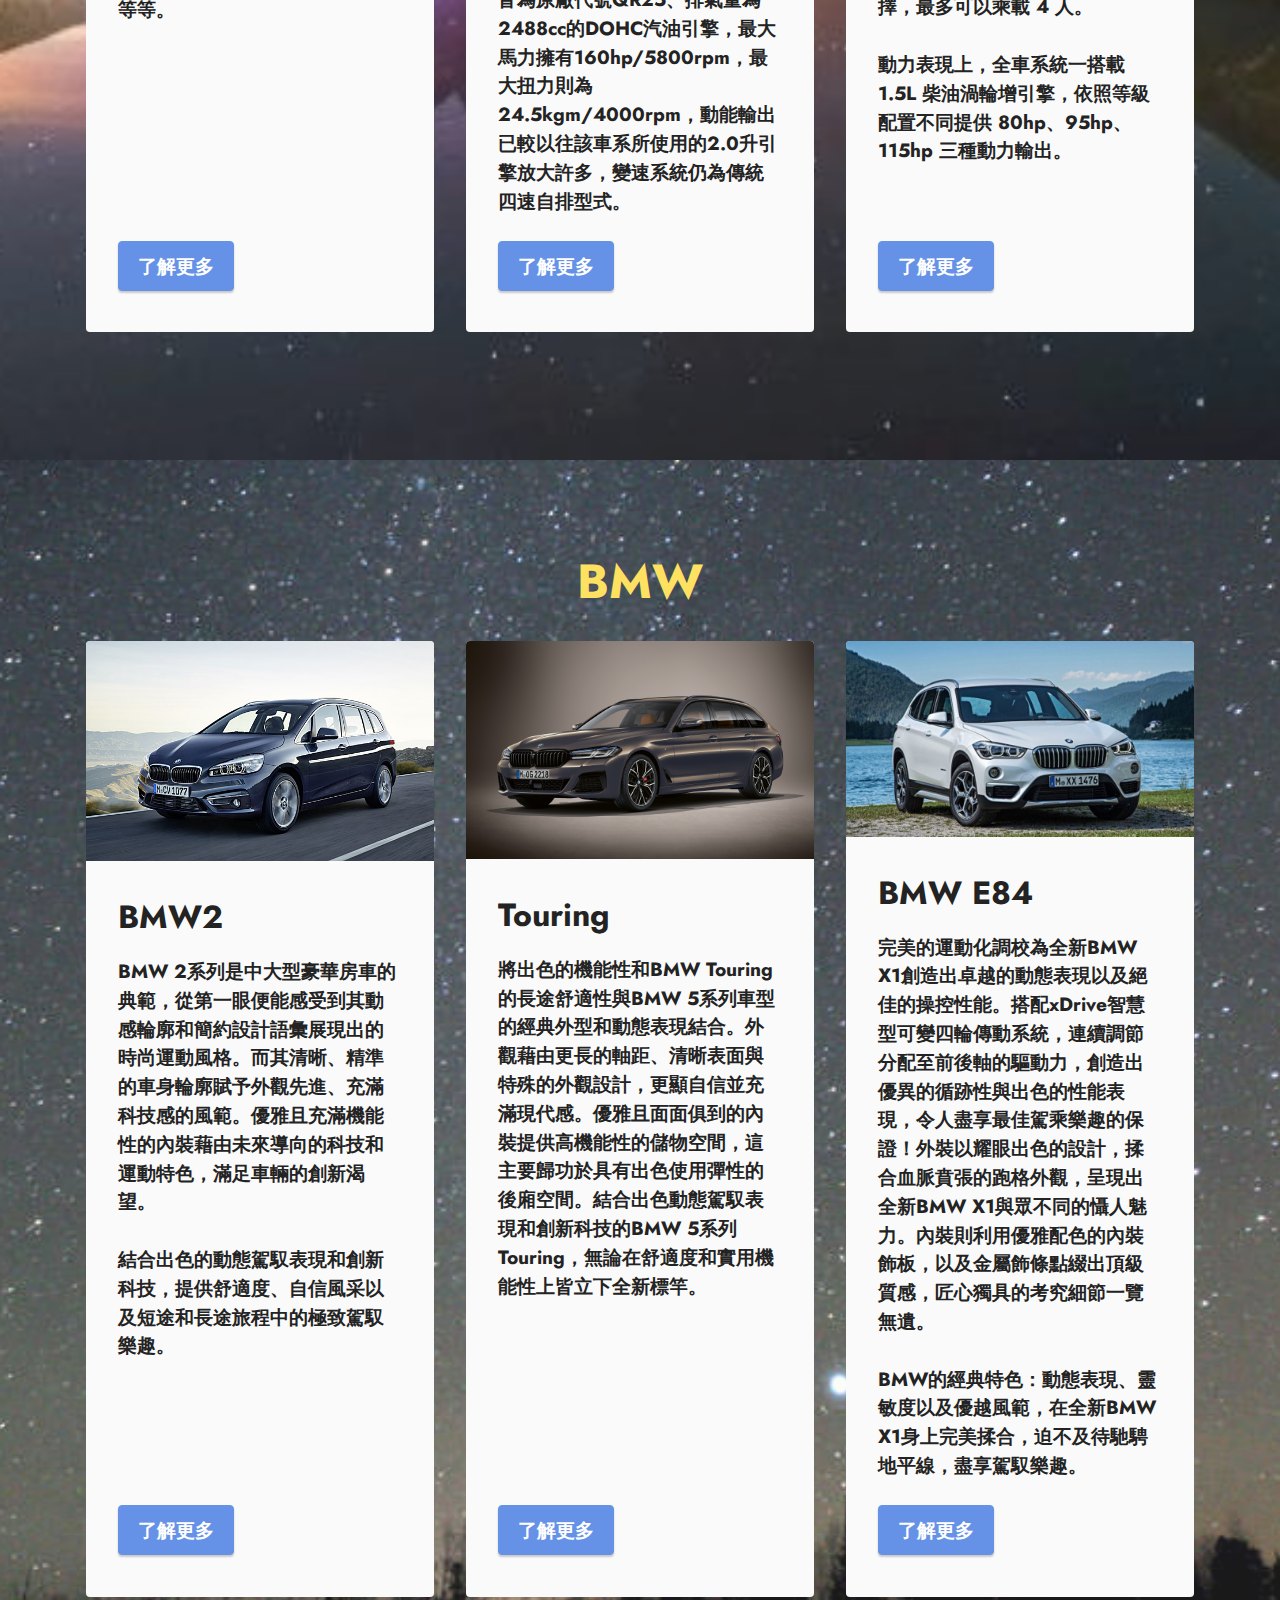
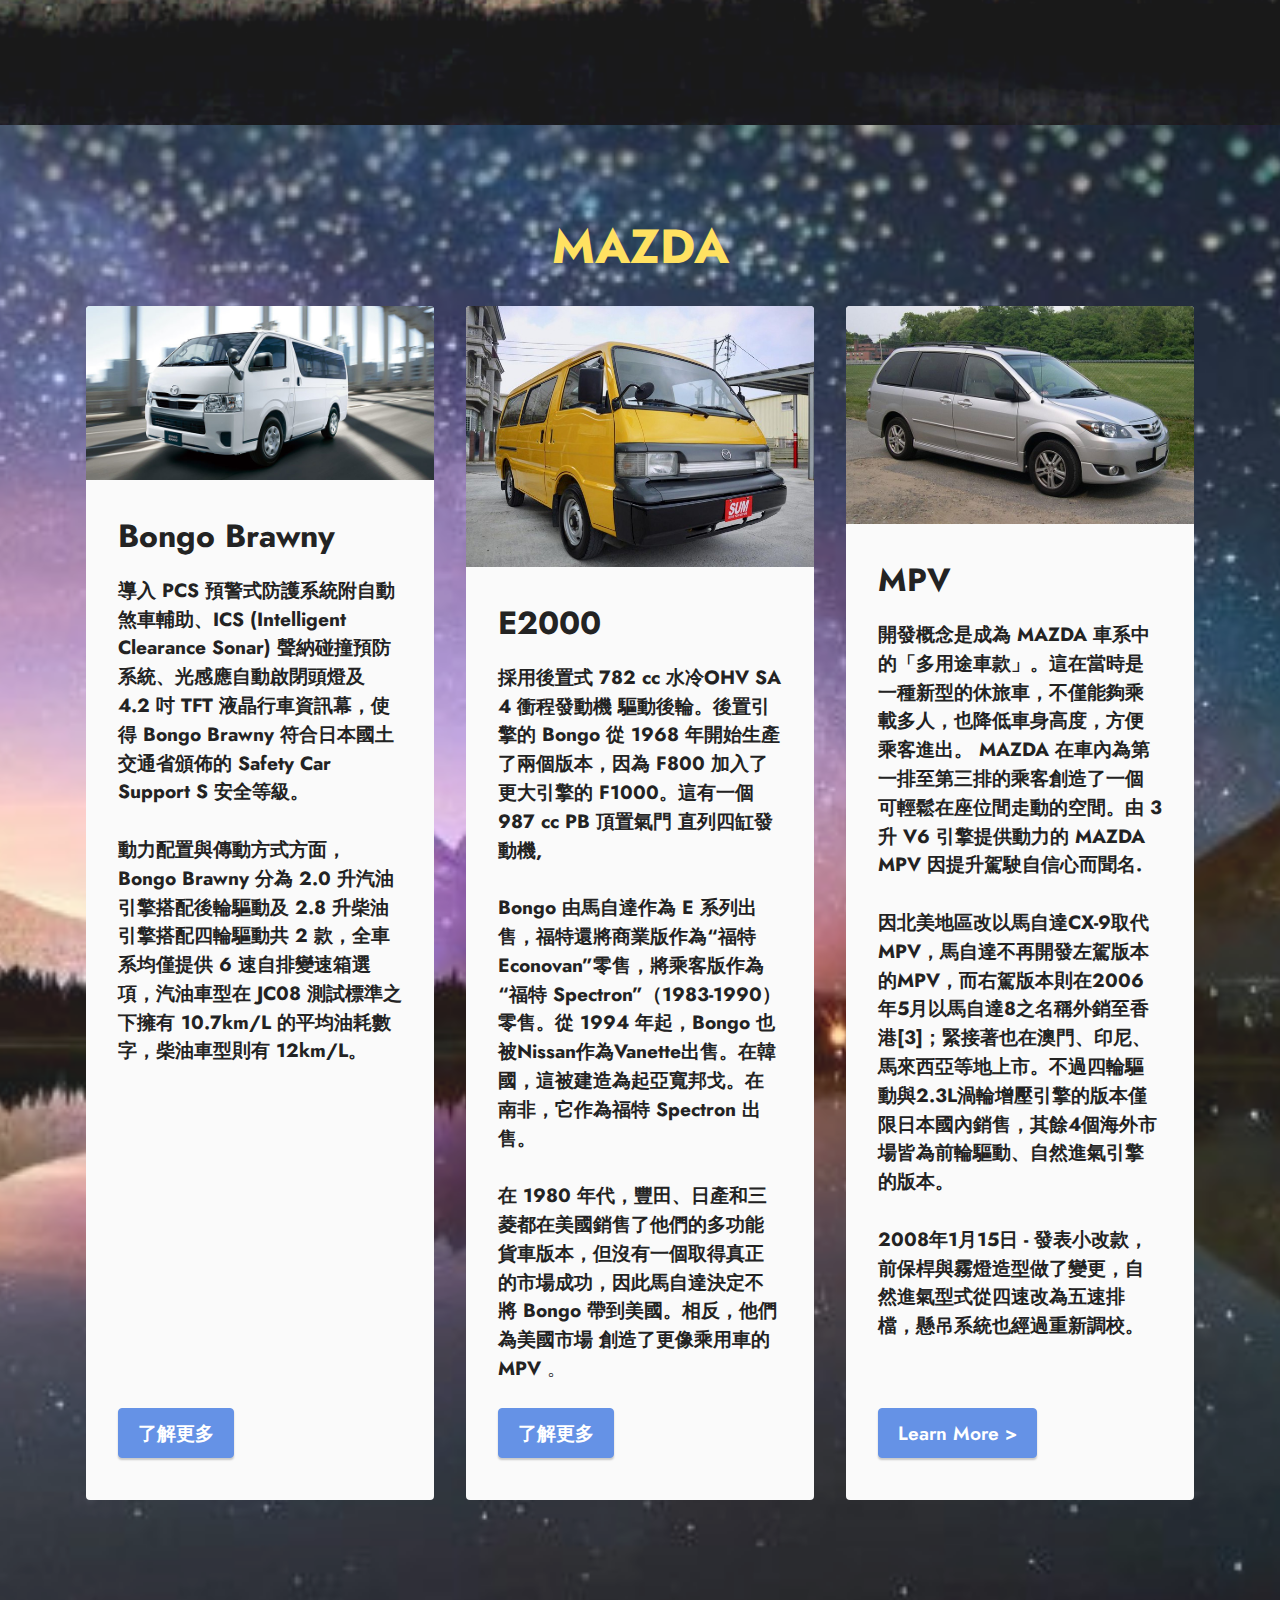
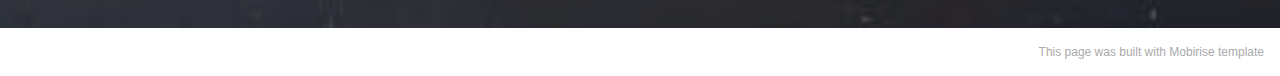
<file: page3.html>
<!DOCTYPE html>
<html  >
<head>
  <!-- Site made with Mobirise Website Builder v5.4.1, https://mobirise.com -->
  <meta charset="UTF-8">
  <meta http-equiv="X-UA-Compatible" content="IE=edge">
  <meta name="generator" content="Mobirise v5.4.1, mobirise.com">
  <meta name="viewport" content="width=device-width, initial-scale=1, minimum-scale=1">
  <link rel="shortcut icon" href="assets/images/chapter03-img01-sp-1.png" type="image/x-icon">
  <meta name="description" content="">
  
  
  <title>Page 3</title>
  <link rel="stylesheet" href="assets/bootstrap/css/bootstrap.min.css">
  <link rel="stylesheet" href="assets/bootstrap/css/bootstrap-grid.min.css">
  <link rel="stylesheet" href="assets/bootstrap/css/bootstrap-reboot.min.css">
  <link rel="stylesheet" href="assets/dropdown/css/style.css">
  <link rel="stylesheet" href="assets/socicon/css/styles.css">
  <link rel="stylesheet" href="assets/theme/css/style.css">
  <link rel="preload" href="https://fonts.googleapis.com/css?family=Jost:100,200,300,400,500,600,700,800,900,100i,200i,300i,400i,500i,600i,700i,800i,900i&display=swap" as="style" onload="this.onload=null;this.rel='stylesheet'">
  <noscript><link rel="stylesheet" href="https://fonts.googleapis.com/css?family=Jost:100,200,300,400,500,600,700,800,900,100i,200i,300i,400i,500i,600i,700i,800i,900i&display=swap"></noscript>
  <link rel="preload" as="style" href="assets/mobirise/css/mbr-additional.css"><link rel="stylesheet" href="assets/mobirise/css/mbr-additional.css" type="text/css">
  
  
  
  
</head>
<body>
  
  <section data-bs-version="5.1" class="menu menu2 cid-sUF1We6ysb" once="menu" id="menu2-16">
    
    <nav class="navbar navbar-dropdown navbar-expand-lg">
        <div class="container">
            <div class="navbar-brand">
                <span class="navbar-logo">
                    <a href="https://mobiri.se">
                        <img src="assets/images/chapter03-img01-sp-1.png" alt="Mobirise" style="height: 3rem;">
                    </a>
                </span>
                <span class="navbar-caption-wrap"><a class="navbar-caption text-black display-7" href="https://mobiri.se">關於我看網頁去買車這件事&nbsp;<br></a></span>
            </div>
            <button class="navbar-toggler" type="button" data-toggle="collapse" data-bs-toggle="collapse" data-target="#navbarSupportedContent" data-bs-target="#navbarSupportedContent" aria-controls="navbarNavAltMarkup" aria-expanded="false" aria-label="Toggle navigation">
                <div class="hamburger">
                    <span></span>
                    <span></span>
                    <span></span>
                    <span></span>
                </div>
            </button>
            <div class="collapse navbar-collapse" id="navbarSupportedContent">
                <ul class="navbar-nav nav-dropdown nav-right" data-app-modern-menu="true"><li class="nav-item dropdown"><a class="nav-link link text-black dropdown-toggle display-4" href="#" data-toggle="dropdown-submenu" data-bs-toggle="dropdown" data-bs-auto-close="outside" aria-expanded="false">品牌介紹</a><div class="dropdown-menu" aria-labelledby="dropdown-undefined"><a class="text-black dropdown-item text-primary display-4" href="index.html#features12-9">&nbsp; &nbsp;TOYOTA</a><a class="text-black dropdown-item text-primary display-4" href="index.html#features17-a">&nbsp; &nbsp; LEXUS</a><a class="text-black dropdown-item text-primary display-4" href="index.html#features12-b">&nbsp; &nbsp;NISSAN</a><a class="text-black dropdown-item text-primary display-4" href="index.html#features17-c">&nbsp; &nbsp; &nbsp;BMW</a><a class="text-black dropdown-item text-primary display-4" href="index.html#features12-d">&nbsp; &nbsp; MAZDA</a></div></li>
                    <li class="nav-item dropdown"><a class="nav-link link text-black dropdown-toggle display-4" href="#" data-toggle="dropdown-submenu" data-bs-toggle="dropdown" data-bs-auto-close="outside" aria-expanded="false">展示間</a><div class="dropdown-menu" aria-labelledby="dropdown-undefined"><div class="dropdown"><a class="text-black dropdown-item text-primary dropdown-toggle display-4" href="#" data-toggle="dropdown-submenu" data-bs-toggle="dropdown" data-bs-auto-close="outside" aria-expanded="false">&nbsp; &nbsp;休旅車</a><div class="dropdown-menu dropdown-submenu" aria-labelledby="dropdown-undefined"><a class="text-black dropdown-item text-primary display-4" href="page1.html#features4-v">&nbsp; &nbsp;TOYOTA</a><a class="text-black dropdown-item text-primary display-4" href="page1.html#features4-w">&nbsp; &nbsp; &nbsp;LEXUS</a><a class="text-black dropdown-item text-primary display-4" href="page1.html#features4-x">&nbsp; &nbsp; NISSAN</a><a class="text-black dropdown-item text-primary display-4" href="page1.html#features4-y">&nbsp; &nbsp; &nbsp;BMW</a><a class="text-black dropdown-item text-primary display-4" href="page1.html#features4-z">&nbsp; &nbsp; MAZDA</a></div></div><div class="dropdown"><a class="text-black dropdown-item dropdown-toggle display-4" href="#" data-toggle="dropdown-submenu" data-bs-toggle="dropdown" data-bs-auto-close="outside" aria-expanded="false">&nbsp; &nbsp; &nbsp;轎車</a><div class="dropdown-menu dropdown-submenu" aria-labelledby="dropdown-undefined"><a class="text-black dropdown-item text-primary display-4" href="page2.html#features3-11">&nbsp; &nbsp; TOYOTA</a><a class="text-black dropdown-item text-primary display-4" href="page2.html#features3-12">&nbsp; &nbsp; LEXUS</a><a class="text-black dropdown-item text-primary display-4" href="page2.html#features3-13">&nbsp; &nbsp;NISSAN</a><a class="text-black dropdown-item text-primary display-4" href="page2.html#features3-14">&nbsp; &nbsp; &nbsp;BMW</a><a class="text-black dropdown-item text-primary display-4" href="page2.html#features3-15">&nbsp; &nbsp;MAZDA</a></div></div><div class="dropdown"><a class="text-black dropdown-item dropdown-toggle display-4" href="#" data-toggle="dropdown-submenu" data-bs-toggle="dropdown" data-bs-auto-close="outside" aria-expanded="false">&nbsp; &nbsp; 箱型車</a><div class="dropdown-menu dropdown-submenu" aria-labelledby="dropdown-undefined"><a class="text-black dropdown-item text-primary display-4" href="page3.html#features3-17">&nbsp; &nbsp;TOYOTA</a><a class="text-black dropdown-item text-primary display-4" href="page3.html#features16-1c">&nbsp; &nbsp; LEXUS</a><a class="text-black dropdown-item text-primary display-4" href="page3.html#features3-19">&nbsp; &nbsp; NISSAN</a><a class="text-black dropdown-item text-primary display-4" href="page3.html#features3-1a">&nbsp; &nbsp; BMW</a><a class="text-black dropdown-item text-primary display-4" href="page3.html#features3-1b">&nbsp; &nbsp; MAZDA</a></div></div><div class="dropdown"><a class="text-black dropdown-item dropdown-toggle display-4" href="#" data-toggle="dropdown-submenu" data-bs-toggle="dropdown" data-bs-auto-close="outside" aria-expanded="false">&nbsp; &nbsp;越野車</a><div class="dropdown-menu dropdown-submenu" aria-labelledby="dropdown-undefined"><a class="text-black dropdown-item text-primary display-4" href="page4.html#features3-1e">&nbsp; &nbsp;TOYOTA</a><a class="text-black dropdown-item text-primary display-4" href="page4.html#features3-1f">&nbsp; &nbsp; &nbsp;LEXUS</a><a class="text-black dropdown-item text-primary display-4" href="page4.html#features3-1f">&nbsp; &nbsp; NISSAN</a><a class="text-black dropdown-item text-primary display-4" href="page4.html#features3-1h">&nbsp; &nbsp; &nbsp; BMW</a><a class="text-black dropdown-item text-primary display-4" href="page4.html#features3-1i">&nbsp; &nbsp; MAZDA</a></div></div><div class="dropdown"><a class="text-black dropdown-item dropdown-toggle display-4" href="#" data-toggle="dropdown-submenu" data-bs-toggle="dropdown" data-bs-auto-close="outside" aria-expanded="false">&nbsp; &nbsp; &nbsp;跑車</a><div class="dropdown-menu dropdown-submenu" aria-labelledby="dropdown-undefined"><a class="text-black dropdown-item text-primary display-4" href="page5.html#features3-1o">&nbsp; &nbsp; LEXUS</a><a class="text-black dropdown-item text-primary display-4" href="page5.html#features19-1p">&nbsp; &nbsp;NISSAN</a><a class="text-black dropdown-item text-primary display-4" href="page5.html#features3-1m">&nbsp; &nbsp; &nbsp;BMW</a><a class="text-black dropdown-item text-primary display-4" href="page5.html#features19-1q">&nbsp; &nbsp; MAZDA</a></div></div></div></li>
                    <li class="nav-item dropdown"><a class="nav-link link text-black dropdown-toggle display-4" href="#" data-toggle="dropdown-submenu" data-bs-toggle="dropdown" data-bs-auto-close="outside" aria-expanded="false">購車資訊</a><div class="dropdown-menu" aria-labelledby="dropdown-undefined"><a class="text-black dropdown-item text-primary display-4" href="https://www.carstuff.com.tw/car-price.html" target="_blank">&nbsp; &nbsp; &nbsp;價格</a><a class="text-black dropdown-item text-primary display-4" href="https://c.8891.com.tw/photoModel-compare.html?gclid=CjwKCAiAxJSPBhAoEiwAeO_fP0pTcGWoLtsKmEiETdrXqkg-vibEqK8TLVJjkC-p3gayoTp9Qlar5xoCoVkQAvD_BwE" target="_blank">&nbsp; &nbsp; &nbsp;性能</a><a class="text-black dropdown-item text-primary display-4" href="https://www.stylemaster.com.tw/2020/10/06/%E4%BD%A0%E5%B0%8D%E8%BB%8A%E7%9A%84%E5%A4%A2%E6%83%B3%EF%BC%8C%E8%AE%93%E5%AE%83%E5%80%91%E4%BE%86%E5%AF%A6%E7%8F%BE-%E7%8D%A8%E4%B8%80%E7%84%A1%E4%BA%8C%E7%9A%84%E5%AE%A2%E8%A3%BD/" target="_blank">&nbsp; &nbsp; 客製化</a></div>
                    </li><li class="nav-item dropdown"><a class="nav-link link text-black dropdown-toggle display-4" href="#" data-bs-auto-close="outside" aria-expanded="false" data-toggle="dropdown-submenu" data-bs-toggle="dropdown">售後服務</a><div class="dropdown-menu" aria-labelledby="dropdown-undefined"><a class="text-black dropdown-item text-primary display-4" href="https://www.carstuff.com.tw/topic/item/25947-2018-05-14-07-25-34.html" data-bs-auto-close="outside" aria-expanded="false" target="_blank">&nbsp; &nbsp; &nbsp;保固</a></div></li><li class="nav-item"><a class="nav-link link text-black show text-primary display-4" href="https://www.youtube.com/results?search_query=%E5%90%84%E6%B1%BD%E8%BB%8A%E8%A9%A6%E8%BB%8A%E5%BD%B1%E7%89%87" data-bs-auto-close="outside" aria-expanded="false" target="_blank">試車影片</a></li></ul>
                
                
            </div>
        </div>
    </nav>
</section>

<section data-bs-version="5.1" class="features3 cid-sUKF2yNkFI" id="features3-17">
    
    <div class="mbr-overlay"></div>
    <div class="container">
        <div class="mbr-section-head">
            <h4 class="mbr-section-title mbr-fonts-style align-center mb-0 display-2">
                <strong>TOYOTA</strong></h4>
            
        </div>
        <div class="row mt-4">
            <div class="item features-image сol-12 col-md-6 col-lg-4">
                <div class="item-wrapper">
                    <div class="item-img">
                        <img src="assets/images/190809-13299-3-fylgx.jpg" alt="">
                    </div>
                    <div class="item-content">
                        <h5 class="item-title mbr-fonts-style display-5"><strong>GRANVIA</strong></h5>
                        
                        <p class="mbr-text mbr-fonts-style mt-3 display-7"><strong>搭載1GD-FTV直列4缸渦輪增壓引擎，加上6速手自排變速箱，動能蒼勁有力，換檔平順綿密，暢快平穩中享有完美駕馭及油耗表現。<br><br>同級車最小5.5M迴轉半徑，山區彎道、市區迴轉、路邊停車等操控靈活自如。
<br>
<br>後軸四連桿懸吊
<br>操控性與乘坐舒適性佳，駕駛車輛更為平穩、乘坐其中更為舒適。</strong><br></p>
                    </div>
                    <div class="mbr-section-btn item-footer mt-2"><a href="https://www.toyota-granvia.com.tw/granvia.aspx" class="btn btn-primary item-btn display-7" target="_blank">了解更多</a></div>
                </div>
            </div>
            <div class="item features-image сol-12 col-md-6 col-lg-4">
                <div class="item-wrapper">
                    <div class="item-img">
                        <img src="assets/images/82a0a69512797017eaac6aa57d83c704-xl.jpg" alt="">
                    </div>
                    <div class="item-content">
                        <h5 class="item-title mbr-fonts-style display-5"><strong>HIACE</strong></h5>
                        
                        <p class="mbr-text mbr-fonts-style mt-3 display-7"><strong>從內裝、大樑、車架到廂式車身皆為日本進口，外觀俐落霸氣，內在高質感好實力，兼顧舒適、人性化的物流運輸空間.<br><br>相較於傳統貨車,HIACE的貨台離地低,且採側滑門入(一階)踏板設計,裝卸貨物更輕鬆、更省力。
<br><br>載貨容積大,貨效率高,照顧生意超滿意。
<br>後懸吊採用符合貨車需要的葉片彈設計,法定載重1.1噸以上,有傑出的戴重實力。</strong><br></p>
                    </div>
                    <div class="mbr-section-btn item-footer mt-2"><a href="https://www.toyota-granvia.com.tw/hiace.aspx" class="btn btn-primary item-btn display-7" target="_blank">了解更多</a></div>
                </div>
            </div>
            <div class="item features-image сol-12 col-md-6 col-lg-4">
                <div class="item-wrapper">
                    <div class="item-img">
                        <img src="assets/images/toyota-coaster-gx-xzb70.jpg" alt="">
                    </div>
                    <div class="item-content">
                        <h5 class="item-title mbr-fonts-style display-5"><strong>Coaster</strong></h5>
                        
                        <p class="mbr-text mbr-fonts-style mt-3 display-7"><strong>是一款由豐田汽車公司所出產的小型巴士，設有多個版本，分別有短軸版（16-17座位，6.2米長）、長軸版（19-24座位，6.9米長）以及超長軸版（23-28座位，7.7米長）。
<br>
<br>因為豐田Coaster的可靠性及成本效益皆高，豐田Coaster不僅在新加坡、馬來西亞、日本、中國大陸、台灣、港澳地區、澳大利亞和紐西蘭等國家和地區很普遍，而且在非洲，中東地區和加勒比海的小巴運營商中十分常見。他在公共運輸工具中廣泛用於聖克魯斯、獅子山、玻利維亞、巴拿馬和秘魯。而在約旦，Coaster是約旦公共運輸中幾乎唯一使用過的小型巴士品牌。在香港，幾乎所有的香港公共小巴營運商都使用豐田Coaster為車隊主力。</strong><br></p>
                    </div>
                    <div class="mbr-section-btn item-footer mt-2"><a href="https://www.toyota-granvia.com.tw/coaster.aspx" class="btn btn-primary item-btn display-7" target="_blank">了解更多</a></div>
                </div>
            </div>
        </div>
    </div>
</section>

<section data-bs-version="5.1" class="features15 cid-sUL0DNH9HG" id="features16-1c">

    

    <div class="mbr-overlay" style="opacity: 0; background-color: rgb(255, 255, 255);">
    </div>
    <div class="container">
        <div class="content-wrapper">
            <div class="row align-items-center">
                <div class="col-12 col-lg">
                    <div class="text-wrapper">
                        <h6 class="card-title mbr-fonts-style display-2"><strong>LEXUS</strong><br><br><strong>LM 300h</strong></h6>
                        <p class="mbr-text mbr-fonts-style mb-4 display-4"><strong>全新 Lexus LM 車系與 Toyota Alphard 擁有相當濃厚的血緣關係，但 LM 為了營造出更濃厚的豪華氣息，車頭採用了 Lexus 家族化面積最大的紡錘型水箱罩設計，搭配箭矢型 LED 日行燈使得視覺效果更有張力。
<br>
<br>車身側面依舊能看出 Alphard 的身影，但透過 Z 字型的鍍鉻車窗飾條、多輻式鋁圈設計更顯豪華感。車尾部分採用大面積的 X 形貫穿式 LED 燈組設計，搭配原有的車頂尾翼科技氛圍更為濃厚。</strong></p>
                        <div class="mbr-section-btn mt-3"><a class="btn btn-warning display-4" href="https://www.7car.tw/articles/read/64840" target="_blank">了解更多</a></div>
                    </div>
                </div>
                <div class="col-12 col-lg-6">
                    <div class="image-wrapper">
                        <img src="assets/images/3ec4eadd55d9f567223bd58a6f7f35e9.jpeg" alt="Mobirise">
                    </div>
                </div>
            </div>
        </div>
    </div>
</section>

<section data-bs-version="5.1" class="features3 cid-sUKF3kkebq" id="features3-19">
    
    <div class="mbr-overlay"></div>
    <div class="container">
        <div class="mbr-section-head">
            <h4 class="mbr-section-title mbr-fonts-style align-center mb-0 display-2">
                <strong>NISSAN</strong></h4>
            
        </div>
        <div class="row mt-4">
            <div class="item features-image сol-12 col-md-6 col-lg-4">
                <div class="item-wrapper">
                    <div class="item-img">
                        <img src="assets/images/2021-all-new-nissan-nv300.jpg" alt="">
                    </div>
                    <div class="item-content">
                        <h5 class="item-title mbr-fonts-style display-5"><strong>NV300</strong></h5>
                        
                        <p class="mbr-text mbr-fonts-style mt-3 display-7"><strong>新年式 NV300 承襲去年發表的 NV400 車款設計元素，換上重新設計的保險桿與 V-Motion 水箱護罩，LED 頭燈及 LED 導光條日行燈也採用新版造型，還可選配最大 17 吋的輪圈。<br><br>內裝方面，新年式 NV300 的座艙提供 5、6、8 或 9 人座配置，儀錶板與飾板也改採新的設計，全車置物空間提昇 88 公升，並配備 8 吋 NissanConnect 聯網娛樂系統、Apple CarPlay/Android Auto 手機連接、盲點警示、車道偏離警示、交通標誌辨識、主動式定速巡航系統及車距警示系統等等。</strong><br></p>
                    </div>
                    <div class="mbr-section-btn item-footer mt-2"><a href="https://www.7car.tw/articles/read/72547" class="btn btn-primary item-btn display-7" target="_blank">了解更多</a></div>
                </div>
            </div>
            <div class="item features-image сol-12 col-md-6 col-lg-4">
                <div class="item-wrapper">
                    <div class="item-img">
                        <img src="assets/images/161727730883181-p6649033.jpg" alt="">
                    </div>
                    <div class="item-content">
                        <h5 class="item-title mbr-fonts-style display-5"><strong>Serena</strong></h5>
                        
                        <p class="mbr-text mbr-fonts-style mt-3 display-7"><strong>其以挑高的車室空間、豐富的標準配備成為吸引商用族群的絕佳優勢。此外，滑軌設計的後方車門也大大增添了乘客上下車的便利性。車艙部份則融合了室內設計概念，以沉穩典雅的木紋飾板加入了間接照明的情境燈，以及後座的吸頂式螢幕，增添了車室中的生活情趣。另一方面，氣壓式按摩座椅也是Serena的獨家配備，共具有六只循環氣袋並附有五段控制力道，可給予長途行駛中的駕駛人全新的體能補給。
<br>
<br>目前販售的Teanan共有四、五、七人座和八人座車型，動力來源皆為原廠代號QR25、排氣量為2488cc的DOHC汽油引擎，最大馬力擁有160hp/5800rpm，最大扭力則為24.5kgm/4000rpm，動能輸出已較以往該車系所使用的2.0升引擎放大許多，變速系統仍為傳統四速自排型式。</strong></p>
                    </div>
                    <div class="mbr-section-btn item-footer mt-2"><a href="https://autos.yahoo.com.tw/new-cars/trim/nissan-serena-2012-%E6%A8%99%E6%BA%96%E5%9E%8B8%E4%BA%BA%E5%BA%A7" class="btn btn-primary item-btn display-7" target="_blank">了解更多</a></div>
                </div>
            </div>
            <div class="item features-image сol-12 col-md-6 col-lg-4">
                <div class="item-wrapper">
                    <div class="item-img">
                        <img src="assets/images/0a5ba0ed-nissan-nv250-l2-van-10.jpg" alt="">
                    </div>
                    <div class="item-content">
                        <h5 class="item-title mbr-fonts-style display-5"><strong>NV250</strong></h5>
                        
                        <p class="mbr-text mbr-fonts-style mt-3 display-7"><strong>Nissan NV250 與同集團的 Renault Kangoo 為雙生作品，外觀上因應品牌風格導入了 V-Motion 家族化水箱罩，並提供四輪碟煞系統、對開式尾門設計。車體型式方面，Panel Van 車型擁有 L1、L2 兩種車身型式，提供 2 人或 3 人座配置，L1 車長 4.28米，後艙載貨空間擁有 1.73m 或 2.5m 的長度表現，而 L2 車長 4.67 米，後艙則有 2.11m 或 2.87m 的載貨表現。另外，Combi 載客車型僅有 L1 尺寸可以選擇，最多可載 5 人；而 Crew Cab 車行僅有長軸版 L2 選擇，最多可以乘載 4 人。
<br>
<br>動力表現上，全車系統一搭載 1.5L 柴油渦輪增引擎，依照等級配置不同提供 80hp、95hp、115hp 三種動力輸出。</strong><br></p>
                    </div>
                    <div class="mbr-section-btn item-footer mt-2"><a href="https://www.7car.tw/articles/read/58090" class="btn btn-primary item-btn display-7" target="_blank">了解更多</a></div>
                </div>
            </div>
        </div>
    </div>
</section>

<section data-bs-version="5.1" class="features3 cid-sUKF3VBkJJ" id="features3-1a">
    
    <div class="mbr-overlay"></div>
    <div class="container">
        <div class="mbr-section-head">
            <h4 class="mbr-section-title mbr-fonts-style align-center mb-0 display-2"><strong>BMW</strong></h4>
            
        </div>
        <div class="row mt-4">
            <div class="item features-image сol-12 col-md-6 col-lg-4">
                <div class="item-wrapper">
                    <div class="item-img">
                        <img src="assets/images/articleimage-526757.jpg" alt="">
                    </div>
                    <div class="item-content">
                        <h5 class="item-title mbr-fonts-style display-5"><strong>BMW2</strong></h5>
                        
                        <p class="mbr-text mbr-fonts-style mt-3 display-7"><strong>BMW 2系列是中大型豪華房車的典範，從第一眼便能感受到其動感輪廓和簡約設計語彙展現出的時尚運動風格。而其清晰、精準的車身輪廓賦予外觀先進、充滿科技感的風範。優雅且充滿機能性的內裝藉由未來導向的科技和運動特色，滿足車輛的創新渴望。
<br></strong><br><strong>結合出色的動態駕馭表現和創新科技，提供舒適度、自信風采以及短途和長途旅程中的極致駕馭樂趣。</strong></p>
                    </div>
                    <div class="mbr-section-btn item-footer mt-2"><a href="https://www.bmw.com.tw/zh/all-models/5-series/sedan/2021/highlights.html" class="btn btn-primary item-btn display-7" target="_blank">了解更多</a></div>
                </div>
            </div>
            <div class="item features-image сol-12 col-md-6 col-lg-4">
                <div class="item-wrapper">
                    <div class="item-img">
                        <img src="assets/images/bmw-5-series-touring-gallery-image-individual-02-1920.asset.1629193795079.jpg.jpg" alt="">
                    </div>
                    <div class="item-content">
                        <h5 class="item-title mbr-fonts-style display-5"><strong>Touring</strong></h5>
                        
                        <p class="mbr-text mbr-fonts-style mt-3 display-7"><strong>將出色的機能性和BMW Touring的長途舒適性與BMW 5系列車型的經典外型和動態表現結合。外觀藉由更長的軸距、清晰表面與特殊的外觀設計，更顯自信並充滿現代感。優雅且面面俱到的內裝提供高機能性的儲物空間，這主要歸功於具有出色使用彈性的後廂空間。結合出色動態駕馭表現和創新科技的BMW 5系列Touring，無論在舒適度和實用機能性上皆立下全新標竿。</strong></p>
                    </div>
                    <div class="mbr-section-btn item-footer mt-2"><a href="https://www.bmw.com.tw/zh/all-models/5-series/touring/2021/highlights.html" class="btn btn-primary item-btn display-7" target="_blank">了解更多</a></div>
                </div>
            </div>
            <div class="item features-image сol-12 col-md-6 col-lg-4">
                <div class="item-wrapper">
                    <div class="item-img">
                        <img src="assets/images/6b50bd065731253911a839fee6f5190e-1200.jpg" alt="">
                    </div>
                    <div class="item-content">
                        <h5 class="item-title mbr-fonts-style display-5"><strong>BMW E84</strong></h5>
                        
                        <p class="mbr-text mbr-fonts-style mt-3 display-7"><strong>完美的運動化調校為全新BMW X1創造出卓越的動態表現以及絕佳的操控性能。搭配xDrive智慧型可變四輪傳動系統，連續調節分配至前後軸的驅動力，創造出優異的循跡性與出色的性能表現，令人盡享最佳駕乘樂趣的保證！外裝以耀眼出色的設計，揉合血脈賁張的跑格外觀，呈現出全新BMW X1與眾不同的懾人魅力。內裝則利用優雅配色的內裝飾板，以及金屬飾條點綴出頂級質感，匠心獨具的考究細節一覽無遺。
<br>
<br>BMW的經典特色：動態表現、靈敏度以及優越風範，在全新BMW X1身上完美揉合，迫不及待馳騁地平線，盡享駕馭樂趣。</strong><br></p>
                    </div>
                    <div class="mbr-section-btn item-footer mt-2"><a href="https://www.bmw.com.tw/zh/all-models/x-series.html" class="btn btn-primary item-btn display-7" target="_blank">了解更多</a></div>
                </div>
            </div>
        </div>
    </div>
</section>

<section data-bs-version="5.1" class="features3 cid-sUKF4glcbe" id="features3-1b">
    
    <div class="mbr-overlay"></div>
    <div class="container">
        <div class="mbr-section-head">
            <h4 class="mbr-section-title mbr-fonts-style align-center mb-0 display-2"><strong>MAZDA</strong></h4>
            
        </div>
        <div class="row mt-4">
            <div class="item features-image сol-12 col-md-6 col-lg-4">
                <div class="item-wrapper">
                    <div class="item-img">
                        <img src="assets/images/1sfko7bbowsfqcu.jpg" alt="">
                    </div>
                    <div class="item-content">
                        <h5 class="item-title mbr-fonts-style display-5"><strong>Bongo Brawny</strong></h5>
                        
                        <p class="mbr-text mbr-fonts-style mt-3 display-7"><strong>導入 PCS 預警式防護系統附自動煞車輔助、ICS (Intelligent Clearance Sonar) 聲納碰撞預防系統、光感應自動啟閉頭燈及 4.2 吋 TFT 液晶行車資訊幕，使得 Bongo Brawny 符合日本國土交通省頒佈的 Safety Car Support S 安全等級。<br><br>動力配置與傳動方式方面，Bongo Brawny 分為 2.0 升汽油引擎搭配後輪驅動及 2.8 升柴油引擎搭配四輪驅動共 2 款，全車系均僅提供 6 速自排變速箱選項，汽油車型在 JC08 測試標準之下擁有 10.7km/L 的平均油耗數字，柴油車型則有 12km/L。</strong><br></p>
                    </div>
                    <div class="mbr-section-btn item-footer mt-2"><a href="https://www.7car.tw/articles/read/67456" class="btn btn-primary item-btn display-7" target="_blank">了解更多</a></div>
                </div>
            </div>
            <div class="item features-image сol-12 col-md-6 col-lg-4">
                <div class="item-wrapper">
                    <div class="item-img">
                        <img src="assets/images/5d636fa688780-1270290050.jpg" alt="">
                    </div>
                    <div class="item-content">
                        <h5 class="item-title mbr-fonts-style display-5"><strong>E2000</strong></h5>
                        
                        <p class="mbr-text mbr-fonts-style mt-3 display-7"><strong>採用後置式 782 cc 水冷OHV SA 4 衝程發動機 驅動後輪。後置引擎的 Bongo 從 1968 年開始生產了兩個版本，因為 F800 加入了更大引擎的 F1000。這有一個 987 cc PB 頂置氣門 直列四缸發動機,<br><br>Bongo 由馬自達作為 E 系列出售，福特還將商業版作為“福特 Econovan”零售，將乘客版作為“福特 Spectron”（1983-1990）零售。從 1994 年起，Bongo 也被Nissan作為Vanette出售。在韓國，這被建造為起亞寬邦戈。在南非，它作為福特 Spectron 出售。
<br>
<br>在 1980 年代，豐田、日產和三菱都在美國銷售了他們的多功能貨車版本，但沒有一個取得真正的市場成功，因此馬自達決定不將 Bongo 帶到美國。相反，他們為美國市場 創造了更像乘用車的MPV</strong> 。<br></p>
                    </div>
                    <div class="mbr-section-btn item-footer mt-2"><a href="https://en.wikipedia.org/wiki/Mazda_Bongo" class="btn btn-primary item-btn display-7" target="_blank">了解更多</a></div>
                </div>
            </div>
            <div class="item features-image сol-12 col-md-6 col-lg-4">
                <div class="item-wrapper">
                    <div class="item-img">
                        <img src="assets/images/800px-2005-mazda-mpv.jpg" alt="">
                    </div>
                    <div class="item-content">
                        <h5 class="item-title mbr-fonts-style display-5"><strong>MPV</strong></h5>
                        
                        <p class="mbr-text mbr-fonts-style mt-3 display-7"><strong>開發概念是成為 MAZDA 車系中的「多用途車款」。這在當時是一種新型的休旅車，不僅能夠乘載多人，也降低車身高度，方便乘客進出。 MAZDA 在車內為第一排至第三排的乘客創造了一個可輕鬆在座位間走動的空間。由 3 升 V6 引擎提供動力的 MAZDA MPV 因提升駕駛自信心而聞名.<br><br>因北美地區改以馬自達CX-9取代MPV，馬自達不再開發左駕版本的MPV，而右駕版本則在2006年5月以馬自達8之名稱外銷至香港[3]；緊接著也在澳門、印尼、馬來西亞等地上市。不過四輪驅動與2.3L渦輪增壓引擎的版本僅限日本國內銷售，其餘4個海外市場皆為前輪驅動、自然進氣引擎的版本。
<br>
<br>2008年1月15日 - 發表小改款，前保桿與霧燈造型做了變更，自然進氣型式從四速改為五速排檔，懸吊系統也經過重新調校。</strong><br></p>
                    </div>
                    <div class="mbr-section-btn item-footer mt-2"><a href="" class="btn btn-primary item-btn display-7" target="_blank">Learn More
                            &gt;</a></div>
                </div>
            </div>
        </div>
    </div>
</section><section style="background-color: #fff; font-family: -apple-system, BlinkMacSystemFont, 'Segoe UI', 'Roboto', 'Helvetica Neue', Arial, sans-serif; color:#aaa; font-size:12px; padding: 0; align-items: center; display: flex;"><a href="https://mobirise.site/y" style="flex: 1 1; height: 3rem; padding-left: 1rem;"></a><p style="flex: 0 0 auto; margin:0; padding-right:1rem;"><a href="https://mobirise.site/r" style="color:#aaa;">This page</a> was built with Mobirise template</p></section><script src="assets/bootstrap/js/bootstrap.bundle.min.js"></script>  <script src="assets/smoothscroll/smooth-scroll.js"></script>  <script src="assets/ytplayer/index.js"></script>  <script src="assets/dropdown/js/navbar-dropdown.js"></script>  <script src="assets/theme/js/script.js"></script>  
  
  
</body>
</html>
</file>
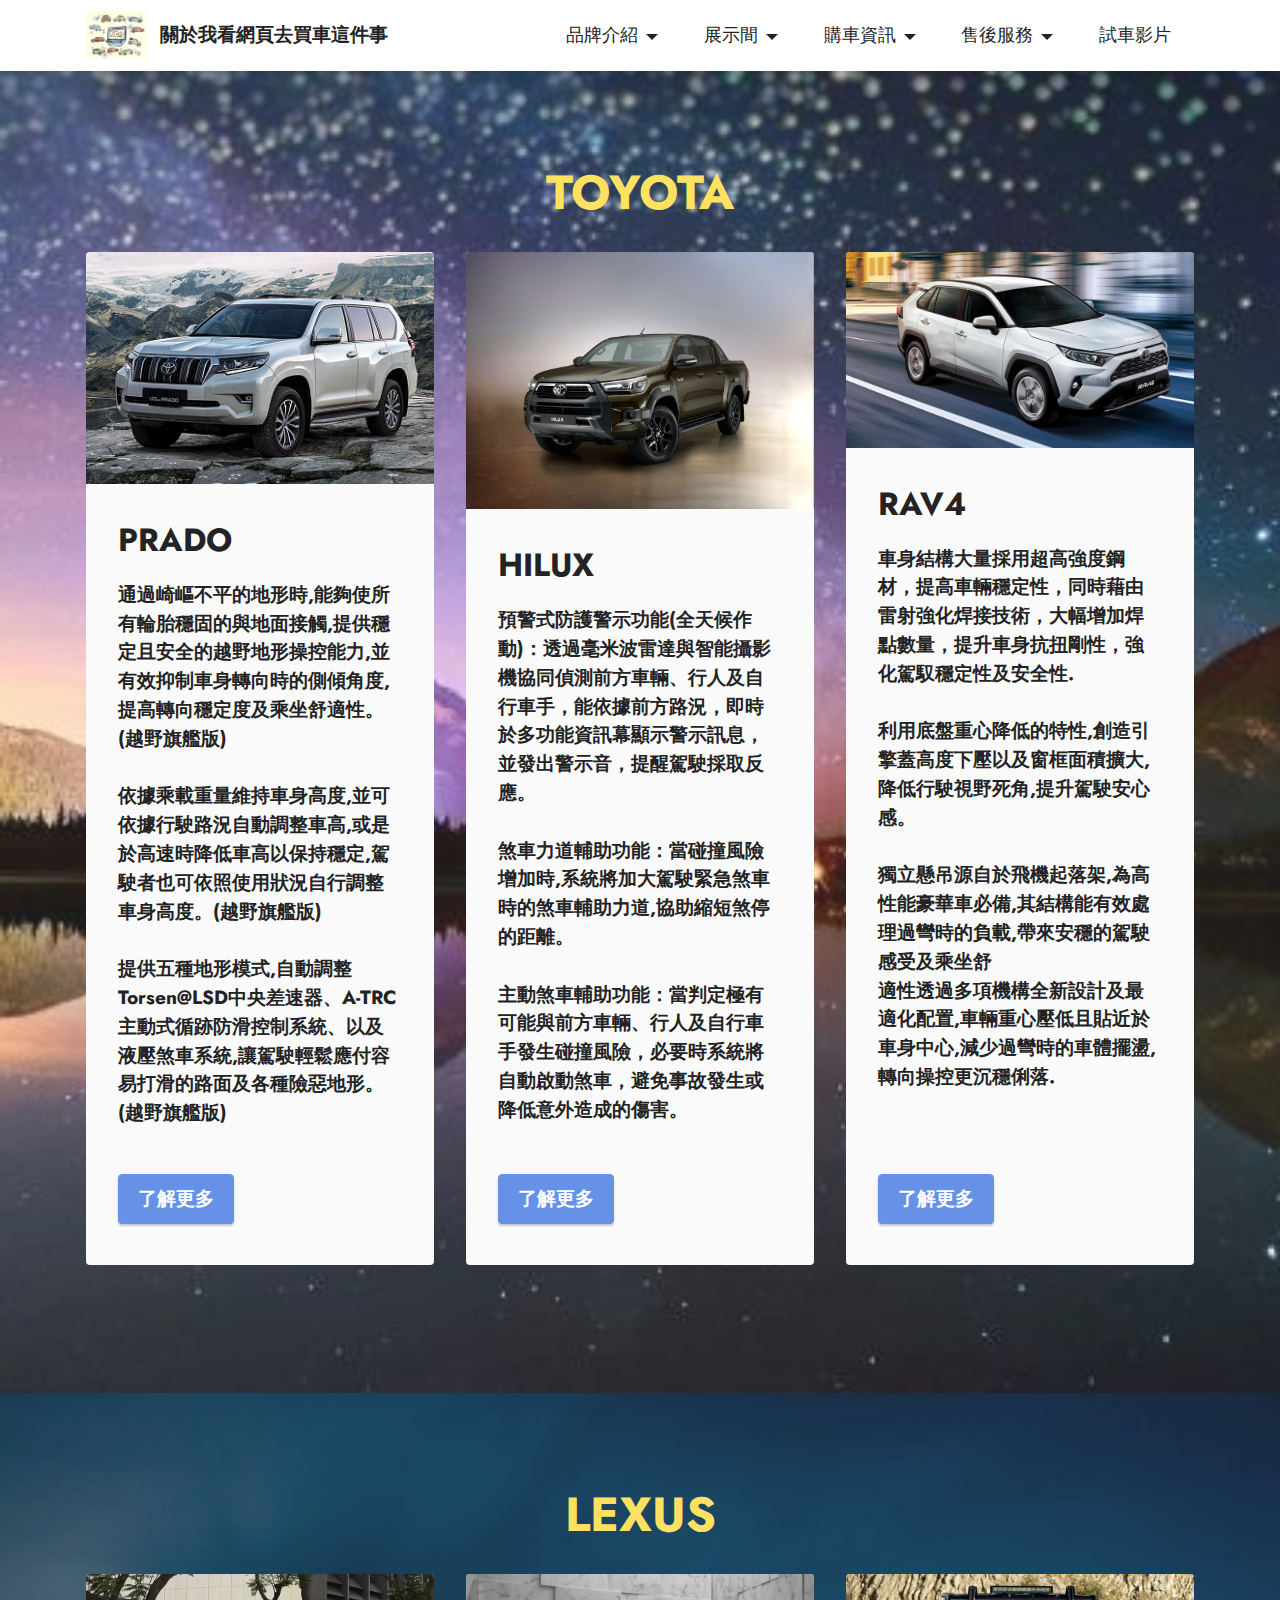
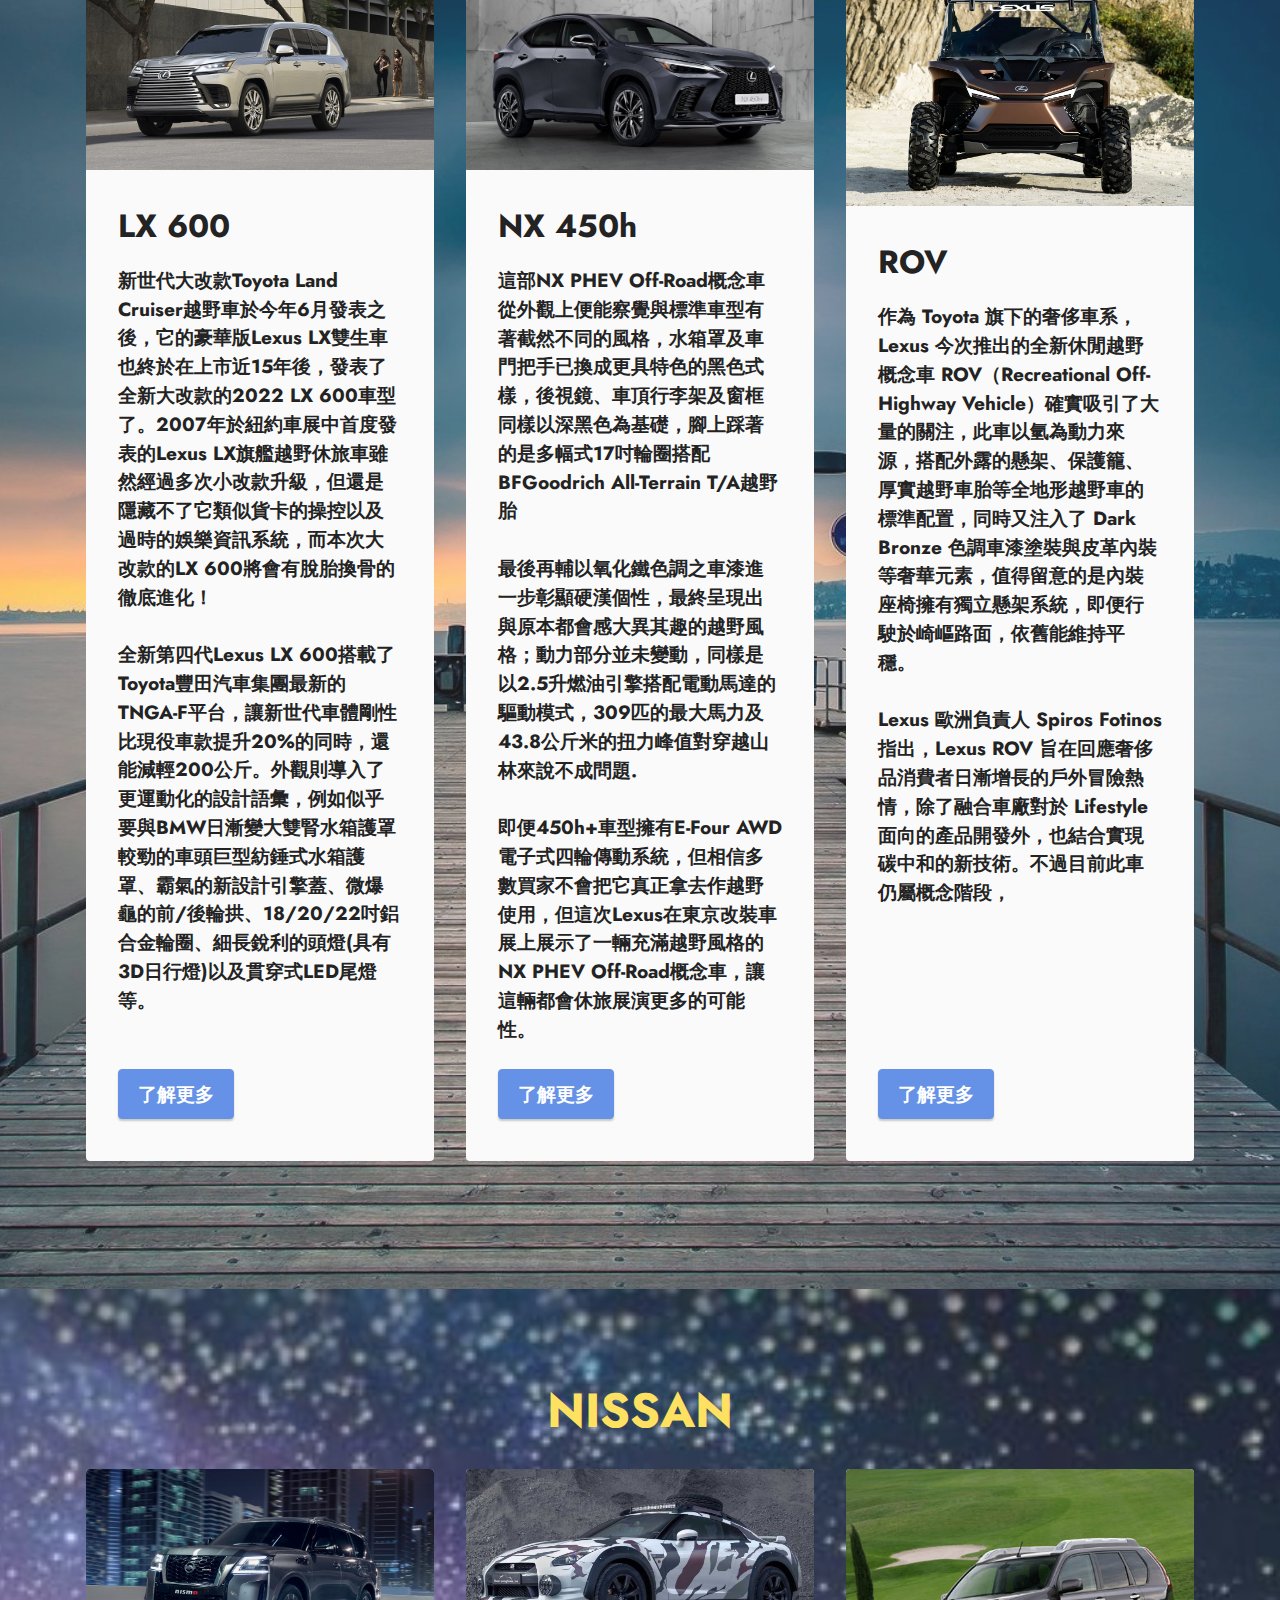
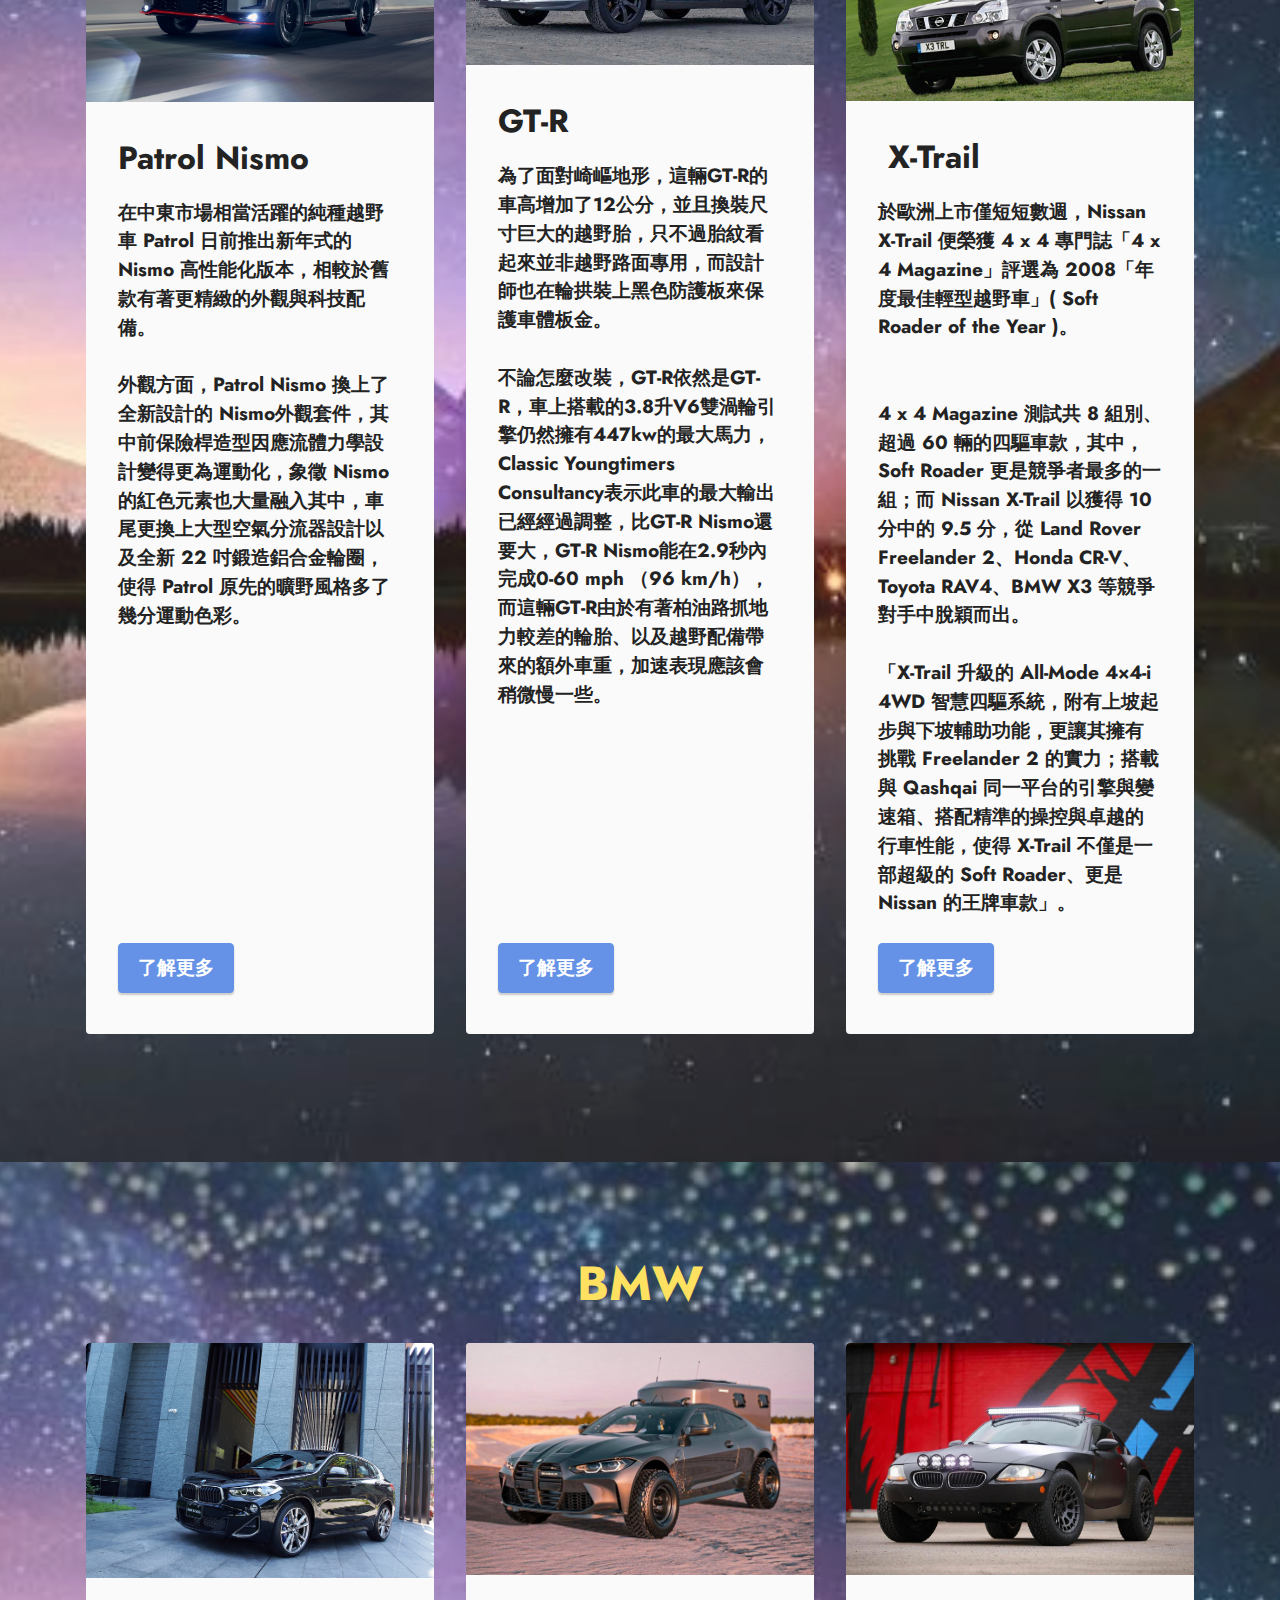
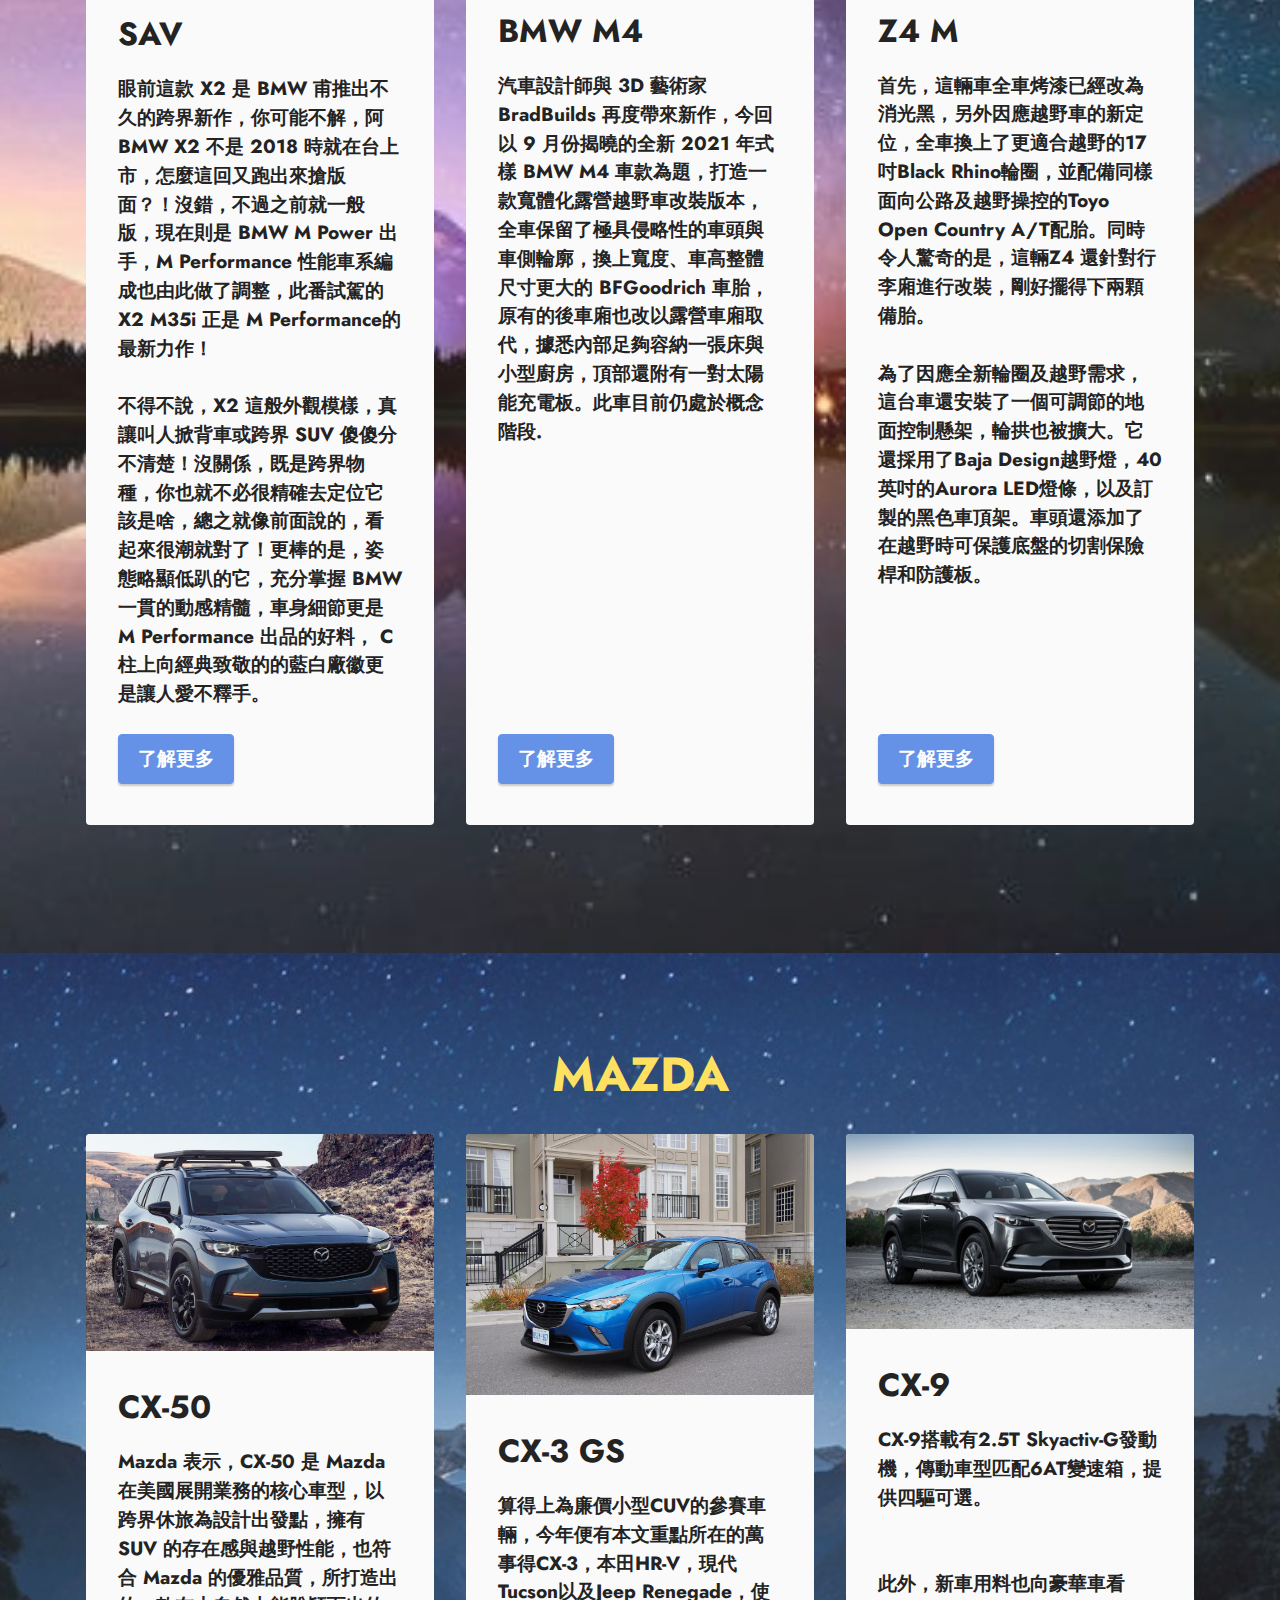
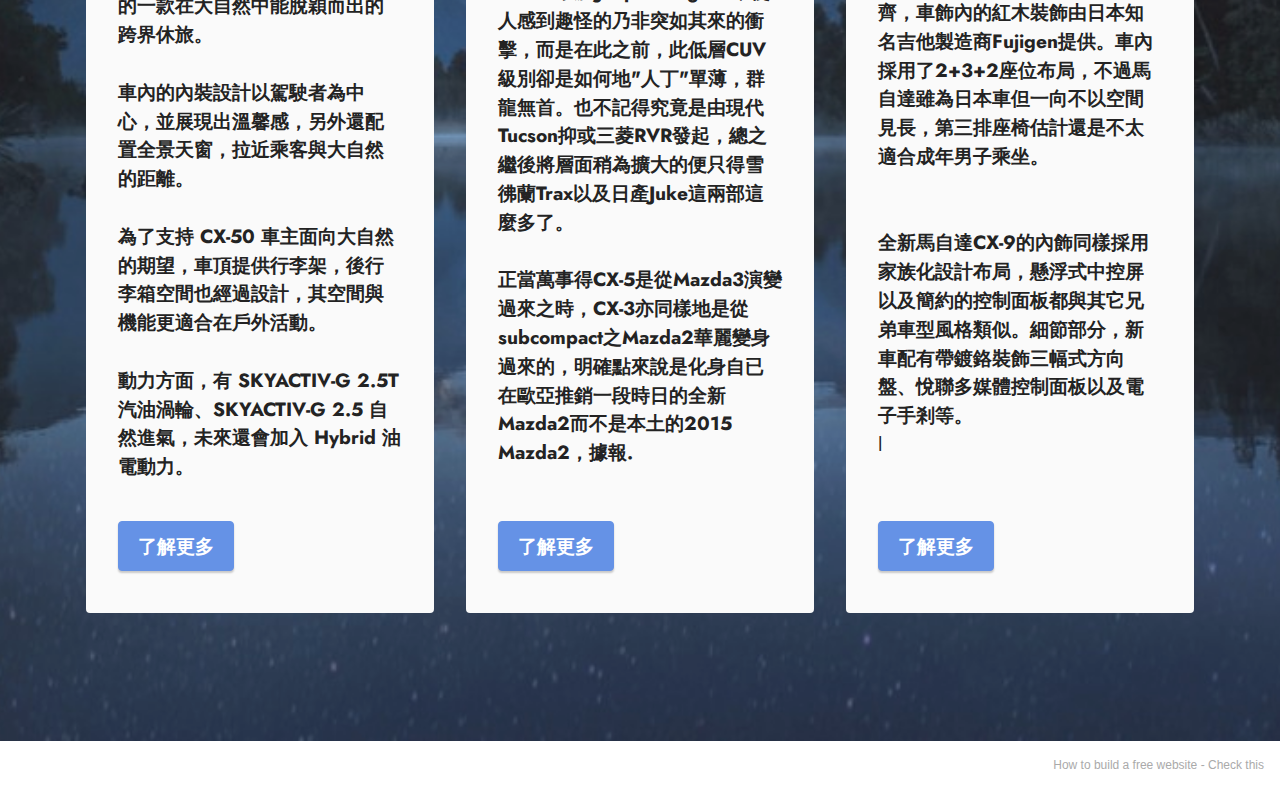
<file: page4.html>
<!DOCTYPE html>
<html  >
<head>
  <!-- Site made with Mobirise Website Builder v5.4.1, https://mobirise.com -->
  <meta charset="UTF-8">
  <meta http-equiv="X-UA-Compatible" content="IE=edge">
  <meta name="generator" content="Mobirise v5.4.1, mobirise.com">
  <meta name="viewport" content="width=device-width, initial-scale=1, minimum-scale=1">
  <link rel="shortcut icon" href="assets/images/chapter03-img01-sp-1.png" type="image/x-icon">
  <meta name="description" content="">
  
  
  <title>Page 4</title>
  <link rel="stylesheet" href="assets/bootstrap/css/bootstrap.min.css">
  <link rel="stylesheet" href="assets/bootstrap/css/bootstrap-grid.min.css">
  <link rel="stylesheet" href="assets/bootstrap/css/bootstrap-reboot.min.css">
  <link rel="stylesheet" href="assets/dropdown/css/style.css">
  <link rel="stylesheet" href="assets/socicon/css/styles.css">
  <link rel="stylesheet" href="assets/theme/css/style.css">
  <link rel="preload" href="https://fonts.googleapis.com/css?family=Jost:100,200,300,400,500,600,700,800,900,100i,200i,300i,400i,500i,600i,700i,800i,900i&display=swap" as="style" onload="this.onload=null;this.rel='stylesheet'">
  <noscript><link rel="stylesheet" href="https://fonts.googleapis.com/css?family=Jost:100,200,300,400,500,600,700,800,900,100i,200i,300i,400i,500i,600i,700i,800i,900i&display=swap"></noscript>
  <link rel="preload" as="style" href="assets/mobirise/css/mbr-additional.css"><link rel="stylesheet" href="assets/mobirise/css/mbr-additional.css" type="text/css">
  
  
  
  
</head>
<body>
  
  <section data-bs-version="5.1" class="menu menu2 cid-sUF1We6ysb" once="menu" id="menu2-1d">
    
    <nav class="navbar navbar-dropdown navbar-expand-lg">
        <div class="container">
            <div class="navbar-brand">
                <span class="navbar-logo">
                    <a href="https://mobiri.se">
                        <img src="assets/images/chapter03-img01-sp-1.png" alt="Mobirise" style="height: 3rem;">
                    </a>
                </span>
                <span class="navbar-caption-wrap"><a class="navbar-caption text-black display-7" href="https://mobiri.se">關於我看網頁去買車這件事&nbsp;<br></a></span>
            </div>
            <button class="navbar-toggler" type="button" data-toggle="collapse" data-bs-toggle="collapse" data-target="#navbarSupportedContent" data-bs-target="#navbarSupportedContent" aria-controls="navbarNavAltMarkup" aria-expanded="false" aria-label="Toggle navigation">
                <div class="hamburger">
                    <span></span>
                    <span></span>
                    <span></span>
                    <span></span>
                </div>
            </button>
            <div class="collapse navbar-collapse" id="navbarSupportedContent">
                <ul class="navbar-nav nav-dropdown nav-right" data-app-modern-menu="true"><li class="nav-item dropdown"><a class="nav-link link text-black dropdown-toggle display-4" href="#" data-toggle="dropdown-submenu" data-bs-toggle="dropdown" data-bs-auto-close="outside" aria-expanded="false">品牌介紹</a><div class="dropdown-menu" aria-labelledby="dropdown-undefined"><a class="text-black dropdown-item text-primary display-4" href="index.html#features12-9">&nbsp; &nbsp;TOYOTA</a><a class="text-black dropdown-item text-primary display-4" href="index.html#features17-a">&nbsp; &nbsp; LEXUS</a><a class="text-black dropdown-item text-primary display-4" href="index.html#features12-b">&nbsp; &nbsp;NISSAN</a><a class="text-black dropdown-item text-primary display-4" href="index.html#features17-c">&nbsp; &nbsp; &nbsp;BMW</a><a class="text-black dropdown-item text-primary display-4" href="index.html#features12-d">&nbsp; &nbsp; MAZDA</a></div></li>
                    <li class="nav-item dropdown"><a class="nav-link link text-black dropdown-toggle display-4" href="#" data-toggle="dropdown-submenu" data-bs-toggle="dropdown" data-bs-auto-close="outside" aria-expanded="false">展示間</a><div class="dropdown-menu" aria-labelledby="dropdown-undefined"><div class="dropdown"><a class="text-black dropdown-item text-primary dropdown-toggle display-4" href="#" data-toggle="dropdown-submenu" data-bs-toggle="dropdown" data-bs-auto-close="outside" aria-expanded="false">&nbsp; &nbsp;休旅車</a><div class="dropdown-menu dropdown-submenu" aria-labelledby="dropdown-undefined"><a class="text-black dropdown-item text-primary display-4" href="page1.html#features4-v">&nbsp; &nbsp;TOYOTA</a><a class="text-black dropdown-item text-primary display-4" href="page1.html#features4-w">&nbsp; &nbsp; &nbsp;LEXUS</a><a class="text-black dropdown-item text-primary display-4" href="page1.html#features4-x">&nbsp; &nbsp; NISSAN</a><a class="text-black dropdown-item text-primary display-4" href="page1.html#features4-y">&nbsp; &nbsp; &nbsp;BMW</a><a class="text-black dropdown-item text-primary display-4" href="page1.html#features4-z">&nbsp; &nbsp; MAZDA</a></div></div><div class="dropdown"><a class="text-black dropdown-item dropdown-toggle display-4" href="#" data-toggle="dropdown-submenu" data-bs-toggle="dropdown" data-bs-auto-close="outside" aria-expanded="false">&nbsp; &nbsp; &nbsp;轎車</a><div class="dropdown-menu dropdown-submenu" aria-labelledby="dropdown-undefined"><a class="text-black dropdown-item text-primary display-4" href="page2.html#features3-11">&nbsp; &nbsp; TOYOTA</a><a class="text-black dropdown-item text-primary display-4" href="page2.html#features3-12">&nbsp; &nbsp; LEXUS</a><a class="text-black dropdown-item text-primary display-4" href="page2.html#features3-13">&nbsp; &nbsp;NISSAN</a><a class="text-black dropdown-item text-primary display-4" href="page2.html#features3-14">&nbsp; &nbsp; &nbsp;BMW</a><a class="text-black dropdown-item text-primary display-4" href="page2.html#features3-15">&nbsp; &nbsp;MAZDA</a></div></div><div class="dropdown"><a class="text-black dropdown-item dropdown-toggle display-4" href="#" data-toggle="dropdown-submenu" data-bs-toggle="dropdown" data-bs-auto-close="outside" aria-expanded="false">&nbsp; &nbsp; 箱型車</a><div class="dropdown-menu dropdown-submenu" aria-labelledby="dropdown-undefined"><a class="text-black dropdown-item text-primary display-4" href="page3.html#features3-17">&nbsp; &nbsp;TOYOTA</a><a class="text-black dropdown-item text-primary display-4" href="page3.html#features16-1c">&nbsp; &nbsp; LEXUS</a><a class="text-black dropdown-item text-primary display-4" href="page3.html#features3-19">&nbsp; &nbsp; NISSAN</a><a class="text-black dropdown-item text-primary display-4" href="page3.html#features3-1a">&nbsp; &nbsp; BMW</a><a class="text-black dropdown-item text-primary display-4" href="page3.html#features3-1b">&nbsp; &nbsp; MAZDA</a></div></div><div class="dropdown"><a class="text-black dropdown-item dropdown-toggle display-4" href="#" data-toggle="dropdown-submenu" data-bs-toggle="dropdown" data-bs-auto-close="outside" aria-expanded="false">&nbsp; &nbsp;越野車</a><div class="dropdown-menu dropdown-submenu" aria-labelledby="dropdown-undefined"><a class="text-black dropdown-item text-primary display-4" href="page4.html#features3-1e">&nbsp; &nbsp;TOYOTA</a><a class="text-black dropdown-item text-primary display-4" href="page4.html#features3-1f">&nbsp; &nbsp; &nbsp;LEXUS</a><a class="text-black dropdown-item text-primary display-4" href="page4.html#features3-1f">&nbsp; &nbsp; NISSAN</a><a class="text-black dropdown-item text-primary display-4" href="page4.html#features3-1h">&nbsp; &nbsp; &nbsp; BMW</a><a class="text-black dropdown-item text-primary display-4" href="page4.html#features3-1i">&nbsp; &nbsp; MAZDA</a></div></div><div class="dropdown"><a class="text-black dropdown-item dropdown-toggle display-4" href="#" data-toggle="dropdown-submenu" data-bs-toggle="dropdown" data-bs-auto-close="outside" aria-expanded="false">&nbsp; &nbsp; &nbsp;跑車</a><div class="dropdown-menu dropdown-submenu" aria-labelledby="dropdown-undefined"><a class="text-black dropdown-item text-primary display-4" href="page5.html#features3-1o">&nbsp; &nbsp; LEXUS</a><a class="text-black dropdown-item text-primary display-4" href="page5.html#features19-1p">&nbsp; &nbsp;NISSAN</a><a class="text-black dropdown-item text-primary display-4" href="page5.html#features3-1m">&nbsp; &nbsp; &nbsp;BMW</a><a class="text-black dropdown-item text-primary display-4" href="page5.html#features19-1q">&nbsp; &nbsp; MAZDA</a></div></div></div></li>
                    <li class="nav-item dropdown"><a class="nav-link link text-black dropdown-toggle display-4" href="#" data-toggle="dropdown-submenu" data-bs-toggle="dropdown" data-bs-auto-close="outside" aria-expanded="false">購車資訊</a><div class="dropdown-menu" aria-labelledby="dropdown-undefined"><a class="text-black dropdown-item text-primary display-4" href="https://www.carstuff.com.tw/car-price.html" target="_blank">&nbsp; &nbsp; &nbsp;價格</a><a class="text-black dropdown-item text-primary display-4" href="https://c.8891.com.tw/photoModel-compare.html?gclid=CjwKCAiAxJSPBhAoEiwAeO_fP0pTcGWoLtsKmEiETdrXqkg-vibEqK8TLVJjkC-p3gayoTp9Qlar5xoCoVkQAvD_BwE" target="_blank">&nbsp; &nbsp; &nbsp;性能</a><a class="text-black dropdown-item text-primary display-4" href="https://www.stylemaster.com.tw/2020/10/06/%E4%BD%A0%E5%B0%8D%E8%BB%8A%E7%9A%84%E5%A4%A2%E6%83%B3%EF%BC%8C%E8%AE%93%E5%AE%83%E5%80%91%E4%BE%86%E5%AF%A6%E7%8F%BE-%E7%8D%A8%E4%B8%80%E7%84%A1%E4%BA%8C%E7%9A%84%E5%AE%A2%E8%A3%BD/" target="_blank">&nbsp; &nbsp; 客製化</a></div>
                    </li><li class="nav-item dropdown"><a class="nav-link link text-black dropdown-toggle display-4" href="#" data-bs-auto-close="outside" aria-expanded="false" data-toggle="dropdown-submenu" data-bs-toggle="dropdown">售後服務</a><div class="dropdown-menu" aria-labelledby="dropdown-undefined"><a class="text-black dropdown-item text-primary display-4" href="https://www.carstuff.com.tw/topic/item/25947-2018-05-14-07-25-34.html" data-bs-auto-close="outside" aria-expanded="false" target="_blank">&nbsp; &nbsp; &nbsp;保固</a></div></li><li class="nav-item"><a class="nav-link link text-black show text-primary display-4" href="https://www.youtube.com/results?search_query=%E5%90%84%E6%B1%BD%E8%BB%8A%E8%A9%A6%E8%BB%8A%E5%BD%B1%E7%89%87" data-bs-auto-close="outside" aria-expanded="false" target="_blank">試車影片</a></li></ul>
                
                
            </div>
        </div>
    </nav>
</section>

<section data-bs-version="5.1" class="features3 cid-sUMrTj7yjZ" id="features3-1e">
    
    <div class="mbr-overlay"></div>
    <div class="container">
        <div class="mbr-section-head">
            <h4 class="mbr-section-title mbr-fonts-style align-center mb-0 display-2">
                <strong>TOYOTA</strong></h4>
            
        </div>
        <div class="row mt-4">
            <div class="item features-image сol-12 col-md-6 col-lg-4">
                <div class="item-wrapper">
                    <div class="item-img">
                        <img src="assets/images/articleimage-1067491.jpg" alt="">
                    </div>
                    <div class="item-content">
                        <h5 class="item-title mbr-fonts-style display-5"><strong>PRADO</strong></h5>
                        
                        <p class="mbr-text mbr-fonts-style mt-3 display-7"><strong>通過崎嶇不平的地形時,能夠使所有輪胎穩固的與地面接觸,提供穩定且安全的越野地形操控能力,並有效抑制車身轉向時的側傾角度,提高轉向穩定度及乘坐舒適性。(越野旗艦版)
<br><br>依據乘載重量維持車身高度,並可依據行駛路況自動調整車高,或是於高速時降低車高以保持穩定,駕駛者也可依照使用狀況自行調整車身高度。(越野旗艦版)
<br><br>提供五種地形模式,自動調整Torsen@LSD中央差速器、A-TRC主動式循跡防滑控制系統、以及液壓煞車系統,讓駕駛輕鬆應付容易打滑的路面及各種險惡地形。(越野旗艦版)</strong></p>
                    </div>
                    <div class="mbr-section-btn item-footer mt-2"><a href="https://www.toyota.com.tw/showroom/PRADO/" class="btn btn-primary item-btn display-7" target="_blank">了解更多</a></div>
                </div>
            </div>
            <div class="item features-image сol-12 col-md-6 col-lg-4">
                <div class="item-wrapper">
                    <div class="item-img">
                        <img src="assets/images/164025139798851-p7982075.jpg" alt="">
                    </div>
                    <div class="item-content">
                        <h5 class="item-title mbr-fonts-style display-5"><strong>HILUX</strong></h5>
                        
                        <p class="mbr-text mbr-fonts-style mt-3 display-7"><strong>預警式防護警示功能(全天候作動)：透過毫米波雷達與智能攝影機協同偵測前方車輛、行人及自行車手，能依據前方路況，即時於多功能資訊幕顯示警示訊息，並發出警示音，提醒駕駛採取反應。 <br><br>煞車力道輔助功能：當碰撞風險增加時,系統將加大駕駛緊急煞車時的煞車輔助力道,協助縮短煞停的距離。 <br><br>主動煞車輔助功能：當判定極有可能與前方車輛、行人及自行車手發生碰撞風險，必要時系統將自動啟動煞車，避免事故發生或降低意外造成的傷害。</strong></p>
                    </div>
                    <div class="mbr-section-btn item-footer mt-2"><a href="https://www.toyota.com.tw/showroom/HILUX/" class="btn btn-primary item-btn display-7" target="_blank">了解更多</a></div>
                </div>
            </div>
            <div class="item features-image сol-12 col-md-6 col-lg-4">
                <div class="item-wrapper">
                    <div class="item-img">
                        <img src="assets/images/0a136a17a346cbcadd9f2e133ba062d3.jpeg" alt="">
                    </div>
                    <div class="item-content">
                        <h5 class="item-title mbr-fonts-style display-5"><strong>RAV4</strong></h5>
                        
                        <p class="mbr-text mbr-fonts-style mt-3 display-7"><strong>車身結構大量採用超高強度鋼材，提高車輛穩定性，同時藉由雷射強化焊接技術，大幅增加焊點數量，提升車身抗扭剛性，強化駕馭穩定性及安全性.<br><br>利用底盤重心降低的特性,創造引擎蓋高度下壓以及窗框面積擴大,降低行駛視野死角,提升駕駛安心感。<br><br>獨立懸吊源自於飛機起落架,為高性能豪華車必備,其結構能有效處理過彎時的負載,帶來安穩的駕駛感受及乘坐舒
<br>適性透過多項機構全新設計及最適化配置,車輛重心壓低且貼近於車身中心,減少過彎時的車體擺盪,轉向操控更沉穩俐落.<br></strong><br><br></p>
                    </div>
                    <div class="mbr-section-btn item-footer mt-2"><a href="https://www.toyota.com.tw/showroom/RAV4/" class="btn btn-primary item-btn display-7" target="_blank">了解更多</a></div>
                </div>
            </div>
        </div>
    </div>
</section>

<section data-bs-version="5.1" class="features3 cid-sUMuBceLeq" id="features3-1f">
    
    <div class="mbr-overlay"></div>
    <div class="container">
        <div class="mbr-section-head">
            <h4 class="mbr-section-title mbr-fonts-style align-center mb-0 display-2">
                <strong>LEXUS</strong></h4>
            
        </div>
        <div class="row mt-4">
            <div class="item features-image сol-12 col-md-6 col-lg-4">
                <div class="item-wrapper">
                    <div class="item-img">
                        <img src="assets/images/164241865568689-p14383874.jpg" alt="">
                    </div>
                    <div class="item-content">
                        <h5 class="item-title mbr-fonts-style display-5"><strong>LX 600</strong></h5>
                        
                        <p class="mbr-text mbr-fonts-style mt-3 display-7"><strong>新世代大改款Toyota Land Cruiser越野車於今年6月發表之後，它的豪華版Lexus LX雙生車也終於在上市近15年後，發表了全新大改款的2022 LX 600車型了。2007年於紐約車展中首度發表的Lexus LX旗艦越野休旅車雖然經過多次小改款升級，但還是隱藏不了它類似貨卡的操控以及過時的娛樂資訊系統，而本次大改款的LX 600將會有脫胎換骨的徹底進化！
<br>
<br>全新第四代Lexus LX 600搭載了Toyota豐田汽車集團最新的TNGA-F平台，讓新世代車體剛性比現役車款提升20%的同時，還能減輕200公斤。外觀則導入了更運動化的設計語彙，例如似乎要與BMW日漸變大雙腎水箱護罩較勁的車頭巨型紡錘式水箱護罩、霸氣的新設計引擎蓋、微爆龜的前/後輪拱、18/20/22吋鋁合金輪圈、細長銳利的頭燈(具有3D日行燈)以及貫穿式LED尾燈等。</strong></p>
                    </div>
                    <div class="mbr-section-btn item-footer mt-2"><a href="https://autos.udn.com/autos/story/7826/5835796" class="btn btn-primary item-btn display-7" target="_blank">了解更多</a></div>
                </div>
            </div>
            <div class="item features-image сol-12 col-md-6 col-lg-4">
                <div class="item-wrapper">
                    <div class="item-img">
                        <img src="assets/images/c5ff5052539f804ae14a249f03cc4a98.jpeg" alt="">
                    </div>
                    <div class="item-content">
                        <h5 class="item-title mbr-fonts-style display-5"><strong>NX 450h</strong></h5>
                        
                        <p class="mbr-text mbr-fonts-style mt-3 display-7"><strong>這部NX PHEV Off-Road概念車從外觀上便能察覺與標準車型有著截然不同的風格，水箱罩及車門把手已換成更具特色的黑色式樣，後視鏡、車頂行李架及窗框同樣以深黑色為基礎，腳上踩著的是多幅式17吋輪圈搭配BFGoodrich All-Terrain T/A越野胎<br><br>最後再輔以氧化鐵色調之車漆進一步彰顯硬漢個性，最終呈現出與原本都會感大異其趣的越野風格；動力部分並未變動，同樣是以2.5升燃油引擎搭配電動馬達的驅動模式，309匹的最大馬力及43.8公斤米的扭力峰值對穿越山林來說不成問題.<br><br>即便450h+車型擁有E-Four AWD電子式四輪傳動系統，但相信多數買家不會把它真正拿去作越野使用，但這次Lexus在東京改裝車展上展示了一輛充滿越野風格的NX PHEV Off-Road概念車，讓這輛都會休旅展演更多的可能性。</strong><br></p>
                    </div>
                    <div class="mbr-section-btn item-footer mt-2"><a href="https://autos.yahoo.com.tw/news/lexus-nx-450h-phev%E8%B6%8A%E9%87%8E%E5%8C%96%E5%87%B8%E9%A1%AF%E4%B8%8D%E5%90%8C%E9%A2%A8%E6%A0%BC%E7%9A%84%E8%A1%9D%E7%AA%81%E7%BE%8E%E6%84%9F-000827093.html" class="btn btn-primary item-btn display-7" target="_blank">了解更多</a></div>
                </div>
            </div>
            <div class="item features-image сol-12 col-md-6 col-lg-4">
                <div class="item-wrapper">
                    <div class="item-img">
                        <img src="assets/images/https-hk.hypebeast.com-files-2021-12-lexus-rov-recreational-off-highway-vehicle-hydrogen-concept-buggy-1.jpg" alt="">
                    </div>
                    <div class="item-content">
                        <h5 class="item-title mbr-fonts-style display-5"><strong>ROV</strong></h5>
                        
                        <p class="mbr-text mbr-fonts-style mt-3 display-7"><strong>作為 Toyota 旗下的奢侈車系，Lexus 今次推出的全新休閒越野概念車 ROV（Recreational Off-Highway Vehicle）確實吸引了大量的關注，此車以氫為動力來源，搭配外露的懸架、保護籠、厚實越野車胎等全地形越野車的標準配置，同時又注入了 Dark Bronze 色調車漆塗裝與皮革內裝等奢華元素，值得留意的是內裝座椅擁有獨立懸架系統，即便行駛於崎嶇路面，依舊能維持平穩。
<br>
<br>Lexus 歐洲負責人 Spiros Fotinos 指出，Lexus ROV 旨在回應奢侈品消費者日漸增長的戶外冒險熱情，除了融合車廠對於 Lifestyle 面向的產品開發外，也結合實現碳中和的新技術。不過目前此車仍屬概念階段，</strong><br></p>
                    </div>
                    <div class="mbr-section-btn item-footer mt-2"><a href="https://hypebeast.com/zh/2021/12/lexus-rov-recreational-off-highway-vehicle-hydrogen-concept-buggy" class="btn btn-primary item-btn display-7" target="_blank">了解更多</a></div>
                </div>
            </div>
        </div>
    </div>
</section>

<section data-bs-version="5.1" class="features3 cid-sUMwBEoEag" id="features3-1g">
    
    <div class="mbr-overlay"></div>
    <div class="container">
        <div class="mbr-section-head">
            <h4 class="mbr-section-title mbr-fonts-style align-center mb-0 display-2">
                <strong>NISSAN</strong></h4>
            
        </div>
        <div class="row mt-4">
            <div class="item features-image сol-12 col-md-6 col-lg-4">
                <div class="item-wrapper">
                    <div class="item-img">
                        <img src="assets/images/41711d3a828e04807a59dd9b8244950e-xl.jpg" alt="">
                    </div>
                    <div class="item-content">
                        <h5 class="item-title mbr-fonts-style display-5"><strong>Patrol Nismo</strong></h5>
                        
                        <p class="mbr-text mbr-fonts-style mt-3 display-7"><strong>在中東市場相當活躍的純種越野車 Patrol 日前推出新年式的 Nismo 高性能化版本，相較於舊款有著更精緻的外觀與科技配備。<br><br>外觀方面，Patrol Nismo 換上了全新設計的 Nismo外觀套件，其中前保險桿造型因應流體力學設計變得更為運動化，象徵 Nismo 的紅色元素也大量融入其中，車尾更換上大型空氣分流器設計以及全新 22 吋鍛造鋁合金輪圈，使得 Patrol 原先的曠野風格多了幾分運動色彩。</strong><br></p>
                    </div>
                    <div class="mbr-section-btn item-footer mt-2"><a href="https://today.line.me/tw/v2/article/oxDB1o" class="btn btn-primary item-btn display-7" target="_blank">了解更多</a></div>
                </div>
            </div>
            <div class="item features-image сol-12 col-md-6 col-lg-4">
                <div class="item-wrapper">
                    <div class="item-img">
                        <img src="assets/images/8181600.jpg" alt="">
                    </div>
                    <div class="item-content">
                        <h5 class="item-title mbr-fonts-style display-5"><strong>GT-R</strong></h5>
                        
                        <p class="mbr-text mbr-fonts-style mt-3 display-7"><strong>為了面對崎嶇地形，這輛GT-R的車高增加了12公分，並且換裝尺寸巨大的越野胎，只不過胎紋看起來並非越野路面專用，而設計師也在輪拱裝上黑色防護板來保護車體板金。<br><br>不論怎麼改裝，GT-R依然是GT-R，車上搭載的3.8升V6雙渦輪引擎仍然擁有447kw的最大馬力，Classic Youngtimers Consultancy表示此車的最大輸出已經經過調整，比GT-R Nismo還要大，GT-R Nismo能在2.9秒內完成0-60 mph （96 km/h），而這輛GT-R由於有著柏油路抓地力較差的輪胎、以及越野配備帶來的額外車重，加速表現應該會稍微慢一些。</strong><br></p>
                    </div>
                    <div class="mbr-section-btn item-footer mt-2"><a href="https://tw.news.yahoo.com/%E8%9D%A6%E7%B1%B3-%E6%80%8E%E9%BA%BC%E6%9C%89%E8%B6%8A%E9%87%8E%E8%BB%8A%E9%A2%A8%E6%A0%BC%E7%9A%84-nissan-gtr-080746431.html" class="btn btn-primary item-btn display-7" target="_blank">了解更多</a></div>
                </div>
            </div>
            <div class="item features-image сol-12 col-md-6 col-lg-4">
                <div class="item-wrapper">
                    <div class="item-img">
                        <img src="assets/images/180429002759727123.jpg" alt="">
                    </div>
                    <div class="item-content">
                        <h5 class="item-title mbr-fonts-style display-5"><strong>&nbsp;X-Trail&nbsp;</strong></h5>
                        
                        <p class="mbr-text mbr-fonts-style mt-3 display-7"><strong>於歐洲上市僅短短數週，Nissan X-Trail 便榮獲 4 x 4 專門誌「4 x 4 Magazine」評選為 2008「年度最佳輕型越野車」( Soft Roader of the Year )。
<br> 
<br> 
<br>4 x 4 Magazine 測試共 8 組別、超過 60 輛的四驅車款，其中，Soft Roader 更是競爭者最多的一組；而 Nissan X-Trail 以獲得 10 分中的 9.5 分，從 Land Rover Freelander 2、Honda CR-V、Toyota RAV4、BMW X3 等競爭對手中脫穎而出。
<br><br>「X-Trail 升級的 All-Mode 4×4-i 4WD 智慧四驅系統，附有上坡起步與下坡輔助功能，更讓其擁有挑戰 Freelander 2 的實力；搭載與 Qashqai 同一平台的引擎與變速箱、搭配精準的操控與卓越的行車性能，使得 X-Trail 不僅是一部超級的 Soft Roader、更是 Nissan 的王牌車款」。</strong><br></p>
                    </div>
                    <div class="mbr-section-btn item-footer mt-2"><a href="https://www.carnews.com/nocategolized/9220" class="btn btn-primary item-btn display-7" target="_blank">了解更多</a></div>
                </div>
            </div>
        </div>
    </div>
</section>

<section data-bs-version="5.1" class="features3 cid-sUMyUsm58w" id="features3-1h">
    
    <div class="mbr-overlay"></div>
    <div class="container">
        <div class="mbr-section-head">
            <h4 class="mbr-section-title mbr-fonts-style align-center mb-0 display-2"><strong>BMW</strong></h4>
            
        </div>
        <div class="row mt-4">
            <div class="item features-image сol-12 col-md-6 col-lg-4">
                <div class="item-wrapper">
                    <div class="item-img">
                        <img src="assets/images/800x-100-w-5d3c677187c29.jpg" alt="">
                    </div>
                    <div class="item-content">
                        <h5 class="item-title mbr-fonts-style display-5"><strong>SAV</strong></h5>
                        
                        <p class="mbr-text mbr-fonts-style mt-3 display-7"><strong>眼前這款 X2 是 BMW 甫推出不久的跨界新作，你可能不解，阿 BMW X2 不是 2018 時就在台上市，怎麼這回又跑出來搶版面？！沒錯，不過之前就一般版，現在則是 BMW M Power 出手，M Performance 性能車系編成也由此做了調整，此番試駕的 X2 M35i 正是 M Performance的 最新力作！<br><br>不得不說，X2 這般外觀模樣，真讓叫人掀背車或跨界 SUV 傻傻分不清楚！沒關係，既是跨界物種，你也就不必很精確去定位它該是啥，總之就像前面說的，看起來很潮就對了！更棒的是，姿態略顯低趴的它，充分掌握 BMW 一貫的動感精髓，車身細節更是 M Performance 出品的好料， C 柱上向經典致敬的的藍白廠徽更是讓人愛不釋手。</strong><br></p>
                    </div>
                    <div class="mbr-section-btn item-footer mt-2"><a href="https://www.juksy.com/article/93044-%E5%8F%B2%E4%B8%8A%E6%9C%80%E7%8C%9B%E6%B7%B7%E8%A1%80%E8%BB%8A%E7%A8%AE%EF%BC%81BMW+%E9%87%8B%E6%94%BE%E6%9C%80%E6%96%B0%E7%8C%9B%E7%8D%B8+X2+M35i%E3%80%80%E5%A5%A2%E8%8F%AF%E4%BC%91%E6%97%85%2B%E8%B6%8A%E9%87%8E%E8%BB%8A%E6%80%A7%E8%83%BD%E7%B5%95%E5%B0%8D%E9%A9%9A%E8%89%B7%E4%BD%A0%E3%80%80" class="btn btn-primary item-btn display-7" target="_blank">了解更多</a></div>
                </div>
            </div>
            <div class="item features-image сol-12 col-md-6 col-lg-4">
                <div class="item-wrapper">
                    <div class="item-img">
                        <img src="assets/images/https-hk.hypebeast.com-files-2020-11-brad-builds-widebody-bmw-m4-camper-1.jpg" alt="">
                    </div>
                    <div class="item-content">
                        <h5 class="item-title mbr-fonts-style display-5"><strong>BMW M4</strong></h5>
                        
                        <p class="mbr-text mbr-fonts-style mt-3 display-7"><strong>汽車設計師與 3D 藝術家 BradBuilds 再度帶來新作，今回以 9 月份揭曉的全新 2021 年式樣 BMW M4 車款為題，打造一款寬體化露營越野車改裝版本，全車保留了極具侵略性的車頭與車側輪廓，換上寬度、車高整體尺寸更大的 BFGoodrich 車胎，原有的後車廂也改以露營車廂取代，據悉內部足夠容納一張床與小型廚房，頂部還附有一對太陽能充電板。此車目前仍處於概念階段.</strong></p>
                    </div>
                    <div class="mbr-section-btn item-footer mt-2"><a href="https://bradbuilds.com/" class="btn btn-primary item-btn display-7" target="_blank">了解更多</a></div>
                </div>
            </div>
            <div class="item features-image сol-12 col-md-6 col-lg-4">
                <div class="item-wrapper">
                    <div class="item-img">
                        <img src="assets/images/163886795683063-p13171474.jpg" alt="">
                    </div>
                    <div class="item-content">
                        <h5 class="item-title mbr-fonts-style display-5"><strong>Z4 M</strong></h5>
                        
                        <p class="mbr-text mbr-fonts-style mt-3 display-7"><strong>首先，這輛車全車烤漆已經改為消光黑，另外因應越野車的新定位，全車換上了更適合越野的17吋Black Rhino輪圈，並配備同樣面向公路及越野操控的Toyo Open Country A/T配胎。同時令人驚奇的是，這輛Z4 還針對行李廂進行改裝，剛好擺得下兩顆備胎。<br><br>為了因應全新輪圈及越野需求，這台車還安裝了一個可調節的地面控制懸架，輪拱也被擴大。它還採用了Baja Design越野燈，40英吋的Aurora LED燈條，以及訂製的黑色車頂架。車頭還添加了在越野時可保護底盤的切割保險桿和防護板。</strong><br></p>
                    </div>
                    <div class="mbr-section-btn item-footer mt-2"><a href="https://autos.udn.com/autos/story/8327/5642008" class="btn btn-primary item-btn display-7" target="_blank">了解更多</a></div>
                </div>
            </div>
        </div>
    </div>
</section>

<section data-bs-version="5.1" class="features3 cid-sUMAFmk07f" id="features3-1i">
    
    <div class="mbr-overlay"></div>
    <div class="container">
        <div class="mbr-section-head">
            <h4 class="mbr-section-title mbr-fonts-style align-center mb-0 display-2">
                <strong>MAZDA</strong></h4>
            
        </div>
        <div class="row mt-4">
            <div class="item features-image сol-12 col-md-6 col-lg-4">
                <div class="item-wrapper">
                    <div class="item-img">
                        <img src="assets/images/211116-18967-2-4qfse.jpg" alt="">
                    </div>
                    <div class="item-content">
                        <h5 class="item-title mbr-fonts-style display-5"><strong>CX-50&nbsp;</strong></h5>
                        
                        <p class="mbr-text mbr-fonts-style mt-3 display-7"><strong>Mazda 表示，CX-50 是 Mazda 在美國展開業務的核心車型，以跨界休旅為設計出發點，擁有 SUV 的存在感與越野性能，也符合 Mazda 的優雅品質，所打造出的一款在大自然中能脫穎而出的跨界休旅。<br><br>車內的內裝設計以駕駛者為中心，並展現出溫馨感，另外還配置全景天窗，拉近乘客與大自然的距離。 
<br>
<br>為了支持 CX-50 車主面向大自然的期望，車頂提供行李架，後行李箱空間也經過設計，其空間與機能更適合在戶外活動。
<br><br>動力方面，有 SKYACTIV-G 2.5T 汽油渦輪、SKYACTIV-G 2.5 自然進氣，未來還會加入 Hybrid 油電動力。</strong><br></p>
                    </div>
                    <div class="mbr-section-btn item-footer mt-2"><a href="https://auto.ltn.com.tw/news/18967/3" class="btn btn-primary item-btn display-7" target="_blank">了解更多</a></div>
                </div>
            </div>
            <div class="item features-image сol-12 col-md-6 col-lg-4">
                <div class="item-wrapper">
                    <div class="item-img">
                        <img src="assets/images/mazda-cx3-gs-fs3.jpg" alt="">
                    </div>
                    <div class="item-content">
                        <h5 class="item-title mbr-fonts-style display-5"><strong>CX-3 GS</strong></h5>
                        
                        <p class="mbr-text mbr-fonts-style mt-3 display-7"><strong>算得上為廉價小型CUV的參賽車輛，今年便有本文重點所在的萬事得CX-3，本田HR-V，現代Tucson以及Jeep Renegade，使人感到趣怪的乃非突如其來的衝擊，而是在此之前，此低層CUV級別卻是如何地"人丁"單薄，群龍無首。也不記得究竟是由現代Tucson抑或三菱RVR發起，總之繼後將層面稍為擴大的便只得雪彿蘭Trax以及日產Juke這兩部這麼多了。 </strong><br><br><strong>正當萬事得CX-5是從Mazda3演變過來之時，CX-3亦同樣地是從subcompact之Mazda2華麗變身過來的，明確點來說是化身自已在歐亞推銷一段時日的全新Mazda2而不是本土的2015 Mazda2，據報.</strong><br><br></p>
                    </div>
                    <div class="mbr-section-btn item-footer mt-2"><a href="http://www.chineseautoreview.com/reviews/2016-Mazda-CX3-GS.html" class="btn btn-primary item-btn display-7" target="_blank">了解更多</a></div>
                </div>
            </div>
            <div class="item features-image сol-12 col-md-6 col-lg-4">
                <div class="item-wrapper">
                    <div class="item-img">
                        <img src="assets/images/e1c43c43001f5b22d43ea141ee2ad8bd-1200.jpg" alt="">
                    </div>
                    <div class="item-content">
                        <h5 class="item-title mbr-fonts-style display-5"><strong>CX-9</strong></h5>
                        
                        <p class="mbr-text mbr-fonts-style mt-3 display-7"><strong>CX-9搭載有2.5T Skyactiv-G發動機，傳動車型匹配6AT變速箱，提供四驅可選。
<br><br><br>此外，新車用料也向豪華車看齊，車飾內的紅木裝飾由日本知名吉他製造商Fujigen提供。車內採用了2+3+2座位布局，不過馬自達雖為日本車但一向不以空間見長，第三排座椅估計還是不太適合成年男子乘坐。
<br><br><br>全新馬自達CX-9的內飾同樣採用家族化設計布局，懸浮式中控屏以及簡約的控制面板都與其它兄弟車型風格類似。細節部分，新車配有帶鍍鉻裝飾三幅式方向盤、悅聯多媒體控制面板以及電子手剎等。
</strong><br>l<br></p>
                    </div>
                    <div class="mbr-section-btn item-footer mt-2"><a href="https://kknews.cc/zh-tw/car/ovrl666.html" class="btn btn-primary item-btn display-7" target="_blank">了解更多</a></div>
                </div>
            </div>
        </div>
    </div>
</section><section style="background-color: #fff; font-family: -apple-system, BlinkMacSystemFont, 'Segoe UI', 'Roboto', 'Helvetica Neue', Arial, sans-serif; color:#aaa; font-size:12px; padding: 0; align-items: center; display: flex;"><a href="https://mobirise.site/s" style="flex: 1 1; height: 3rem; padding-left: 1rem;"></a><p style="flex: 0 0 auto; margin:0; padding-right:1rem;">How to build a free website - <a href="https://mobirise.site/x" style="color:#aaa;">Check this</a></p></section><script src="assets/bootstrap/js/bootstrap.bundle.min.js"></script>  <script src="assets/smoothscroll/smooth-scroll.js"></script>  <script src="assets/ytplayer/index.js"></script>  <script src="assets/dropdown/js/navbar-dropdown.js"></script>  <script src="assets/theme/js/script.js"></script>  
  
  
</body>
</html>
</file>
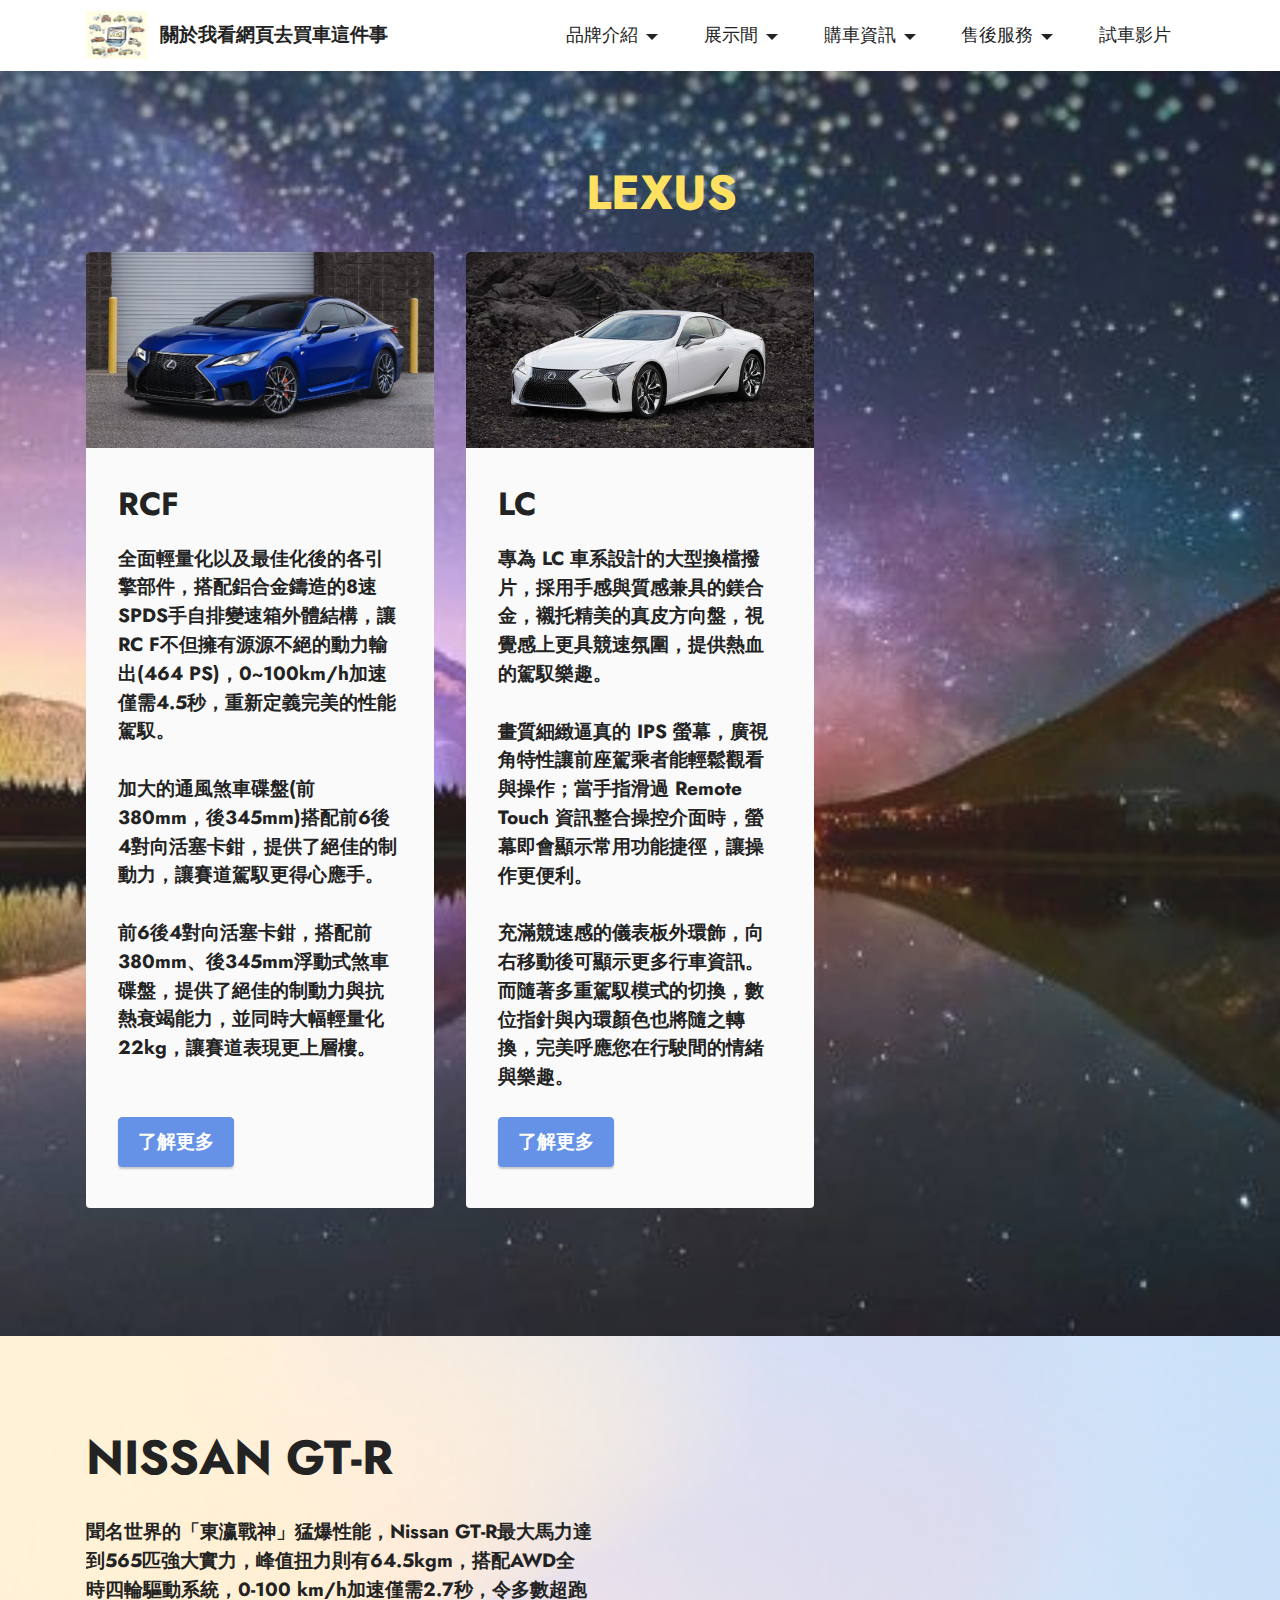
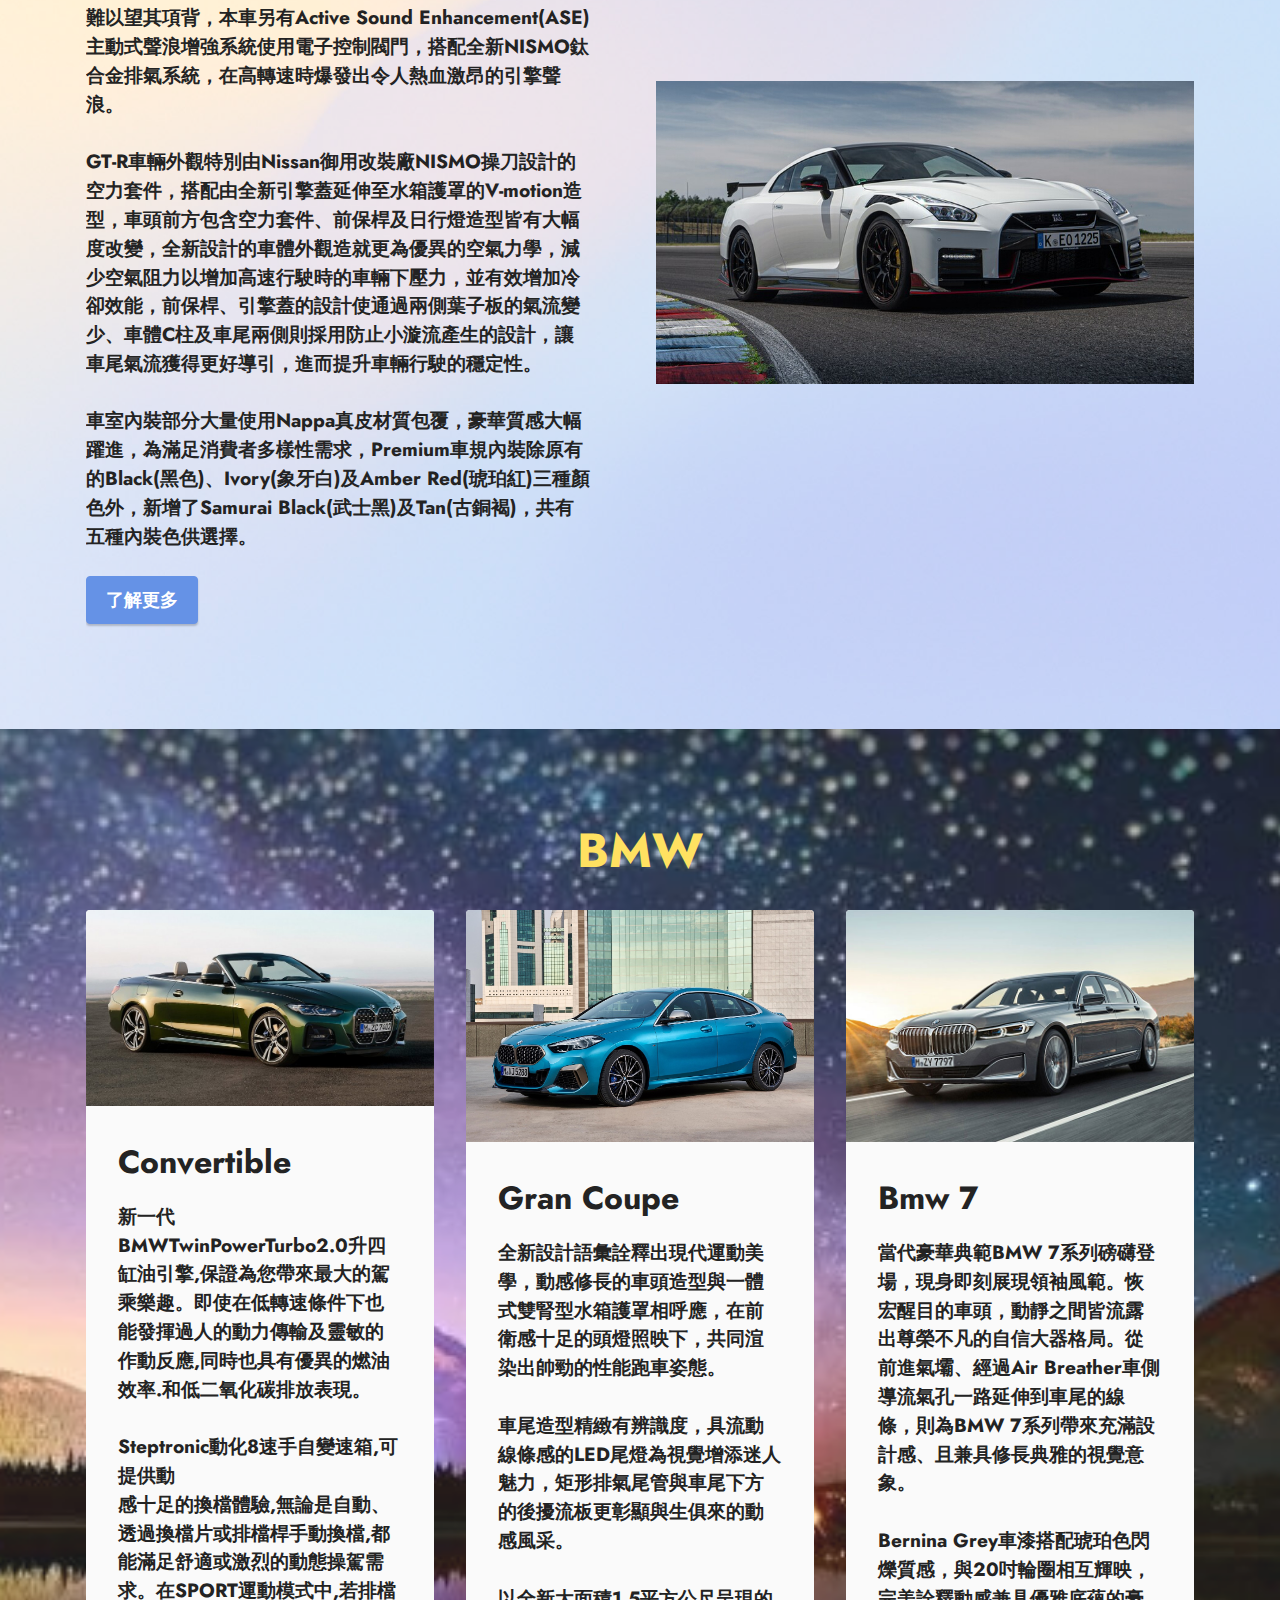
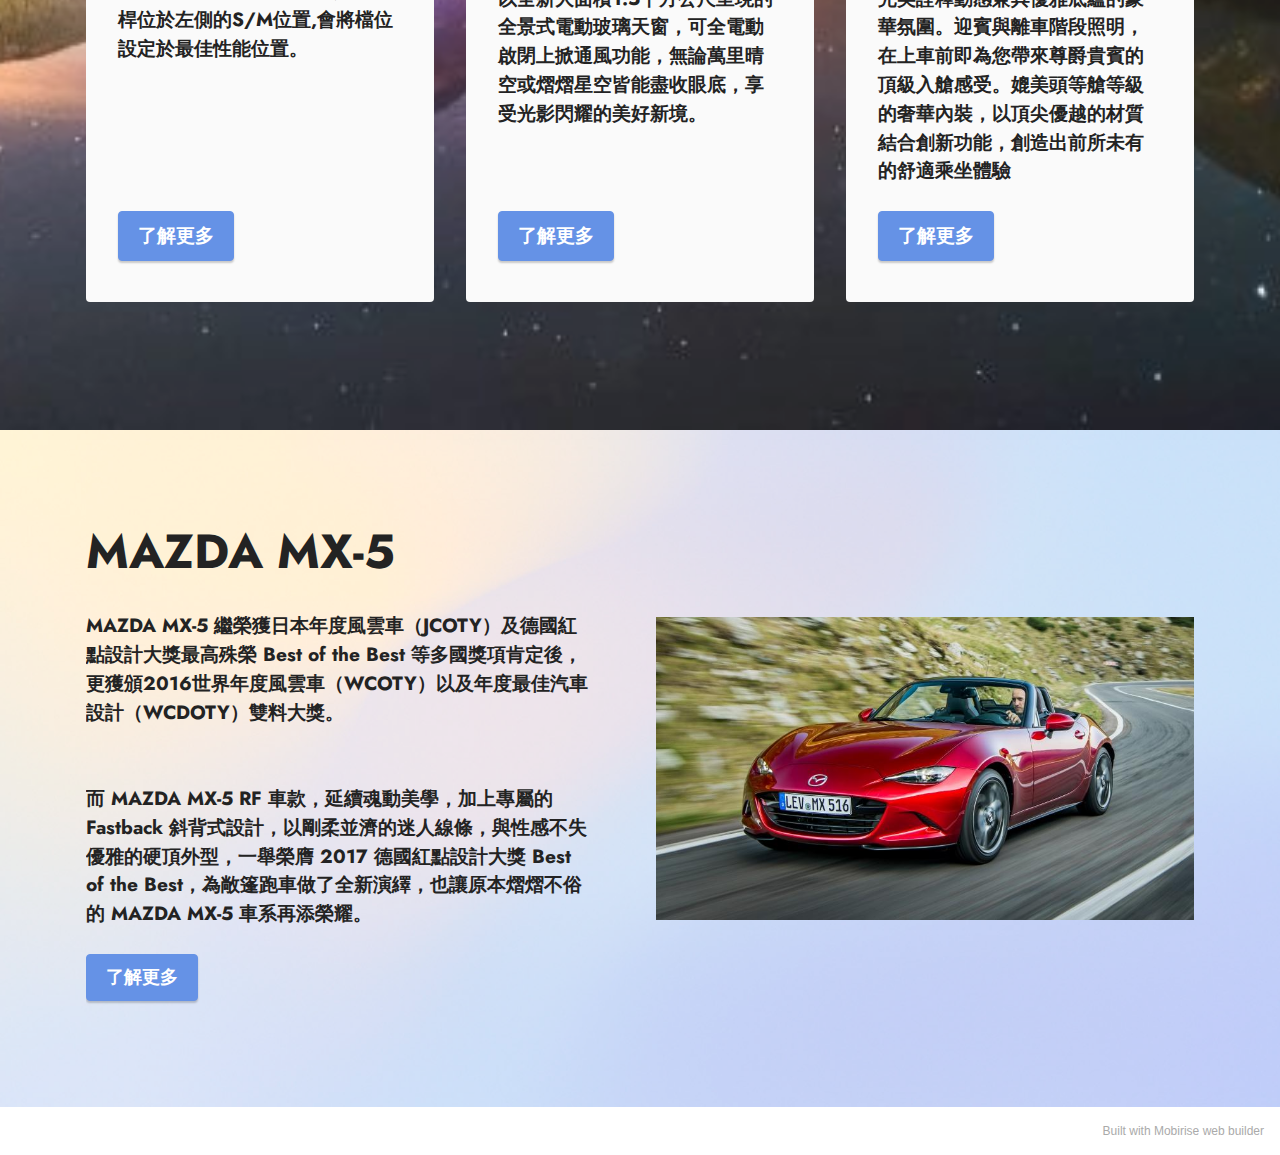
<file: page5.html>
<!DOCTYPE html>
<html  >
<head>
  <!-- Site made with Mobirise Website Builder v5.4.1, https://mobirise.com -->
  <meta charset="UTF-8">
  <meta http-equiv="X-UA-Compatible" content="IE=edge">
  <meta name="generator" content="Mobirise v5.4.1, mobirise.com">
  <meta name="viewport" content="width=device-width, initial-scale=1, minimum-scale=1">
  <link rel="shortcut icon" href="assets/images/chapter03-img01-sp-1.png" type="image/x-icon">
  <meta name="description" content="">
  
  
  <title>Page 5</title>
  <link rel="stylesheet" href="assets/web/assets/mobirise-icons2/mobirise2.css">
  <link rel="stylesheet" href="assets/bootstrap/css/bootstrap.min.css">
  <link rel="stylesheet" href="assets/bootstrap/css/bootstrap-grid.min.css">
  <link rel="stylesheet" href="assets/bootstrap/css/bootstrap-reboot.min.css">
  <link rel="stylesheet" href="assets/dropdown/css/style.css">
  <link rel="stylesheet" href="assets/socicon/css/styles.css">
  <link rel="stylesheet" href="assets/theme/css/style.css">
  <link rel="preload" href="https://fonts.googleapis.com/css?family=Jost:100,200,300,400,500,600,700,800,900,100i,200i,300i,400i,500i,600i,700i,800i,900i&display=swap" as="style" onload="this.onload=null;this.rel='stylesheet'">
  <noscript><link rel="stylesheet" href="https://fonts.googleapis.com/css?family=Jost:100,200,300,400,500,600,700,800,900,100i,200i,300i,400i,500i,600i,700i,800i,900i&display=swap"></noscript>
  <link rel="preload" as="style" href="assets/mobirise/css/mbr-additional.css"><link rel="stylesheet" href="assets/mobirise/css/mbr-additional.css" type="text/css">
  
  
  
  
</head>
<body>
  
  <section data-bs-version="5.1" class="menu menu2 cid-sUF1We6ysb" once="menu" id="menu2-1j">
    
    <nav class="navbar navbar-dropdown navbar-expand-lg">
        <div class="container">
            <div class="navbar-brand">
                <span class="navbar-logo">
                    <a href="https://mobiri.se">
                        <img src="assets/images/chapter03-img01-sp-1.png" alt="Mobirise" style="height: 3rem;">
                    </a>
                </span>
                <span class="navbar-caption-wrap"><a class="navbar-caption text-black display-7" href="https://mobiri.se">關於我看網頁去買車這件事&nbsp;<br></a></span>
            </div>
            <button class="navbar-toggler" type="button" data-toggle="collapse" data-bs-toggle="collapse" data-target="#navbarSupportedContent" data-bs-target="#navbarSupportedContent" aria-controls="navbarNavAltMarkup" aria-expanded="false" aria-label="Toggle navigation">
                <div class="hamburger">
                    <span></span>
                    <span></span>
                    <span></span>
                    <span></span>
                </div>
            </button>
            <div class="collapse navbar-collapse" id="navbarSupportedContent">
                <ul class="navbar-nav nav-dropdown nav-right" data-app-modern-menu="true"><li class="nav-item dropdown"><a class="nav-link link text-black dropdown-toggle display-4" href="#" data-toggle="dropdown-submenu" data-bs-toggle="dropdown" data-bs-auto-close="outside" aria-expanded="false">品牌介紹</a><div class="dropdown-menu" aria-labelledby="dropdown-undefined"><a class="text-black dropdown-item text-primary display-4" href="index.html#features12-9">&nbsp; &nbsp;TOYOTA</a><a class="text-black dropdown-item text-primary display-4" href="index.html#features17-a">&nbsp; &nbsp; LEXUS</a><a class="text-black dropdown-item text-primary display-4" href="index.html#features12-b">&nbsp; &nbsp;NISSAN</a><a class="text-black dropdown-item text-primary display-4" href="index.html#features17-c">&nbsp; &nbsp; &nbsp;BMW</a><a class="text-black dropdown-item text-primary display-4" href="index.html#features12-d">&nbsp; &nbsp; MAZDA</a></div></li>
                    <li class="nav-item dropdown"><a class="nav-link link text-black dropdown-toggle display-4" href="#" data-toggle="dropdown-submenu" data-bs-toggle="dropdown" data-bs-auto-close="outside" aria-expanded="false">展示間</a><div class="dropdown-menu" aria-labelledby="dropdown-undefined"><div class="dropdown"><a class="text-black dropdown-item text-primary dropdown-toggle display-4" href="#" data-toggle="dropdown-submenu" data-bs-toggle="dropdown" data-bs-auto-close="outside" aria-expanded="false">&nbsp; &nbsp;休旅車</a><div class="dropdown-menu dropdown-submenu" aria-labelledby="dropdown-undefined"><a class="text-black dropdown-item text-primary display-4" href="page1.html#features4-v">&nbsp; &nbsp;TOYOTA</a><a class="text-black dropdown-item text-primary display-4" href="page1.html#features4-w">&nbsp; &nbsp; &nbsp;LEXUS</a><a class="text-black dropdown-item text-primary display-4" href="page1.html#features4-x">&nbsp; &nbsp; NISSAN</a><a class="text-black dropdown-item text-primary display-4" href="page1.html#features4-y">&nbsp; &nbsp; &nbsp;BMW</a><a class="text-black dropdown-item text-primary display-4" href="page1.html#features4-z">&nbsp; &nbsp; MAZDA</a></div></div><div class="dropdown"><a class="text-black dropdown-item dropdown-toggle display-4" href="#" data-toggle="dropdown-submenu" data-bs-toggle="dropdown" data-bs-auto-close="outside" aria-expanded="false">&nbsp; &nbsp; &nbsp;轎車</a><div class="dropdown-menu dropdown-submenu" aria-labelledby="dropdown-undefined"><a class="text-black dropdown-item text-primary display-4" href="page2.html#features3-11">&nbsp; &nbsp; TOYOTA</a><a class="text-black dropdown-item text-primary display-4" href="page2.html#features3-12">&nbsp; &nbsp; LEXUS</a><a class="text-black dropdown-item text-primary display-4" href="page2.html#features3-13">&nbsp; &nbsp;NISSAN</a><a class="text-black dropdown-item text-primary display-4" href="page2.html#features3-14">&nbsp; &nbsp; &nbsp;BMW</a><a class="text-black dropdown-item text-primary display-4" href="page2.html#features3-15">&nbsp; &nbsp;MAZDA</a></div></div><div class="dropdown"><a class="text-black dropdown-item dropdown-toggle display-4" href="#" data-toggle="dropdown-submenu" data-bs-toggle="dropdown" data-bs-auto-close="outside" aria-expanded="false">&nbsp; &nbsp; 箱型車</a><div class="dropdown-menu dropdown-submenu" aria-labelledby="dropdown-undefined"><a class="text-black dropdown-item text-primary display-4" href="page3.html#features3-17">&nbsp; &nbsp;TOYOTA</a><a class="text-black dropdown-item text-primary display-4" href="page3.html#features16-1c">&nbsp; &nbsp; LEXUS</a><a class="text-black dropdown-item text-primary display-4" href="page3.html#features3-19">&nbsp; &nbsp; NISSAN</a><a class="text-black dropdown-item text-primary display-4" href="page3.html#features3-1a">&nbsp; &nbsp; BMW</a><a class="text-black dropdown-item text-primary display-4" href="page3.html#features3-1b">&nbsp; &nbsp; MAZDA</a></div></div><div class="dropdown"><a class="text-black dropdown-item dropdown-toggle display-4" href="#" data-toggle="dropdown-submenu" data-bs-toggle="dropdown" data-bs-auto-close="outside" aria-expanded="false">&nbsp; &nbsp;越野車</a><div class="dropdown-menu dropdown-submenu" aria-labelledby="dropdown-undefined"><a class="text-black dropdown-item text-primary display-4" href="page4.html#features3-1e">&nbsp; &nbsp;TOYOTA</a><a class="text-black dropdown-item text-primary display-4" href="page4.html#features3-1f">&nbsp; &nbsp; &nbsp;LEXUS</a><a class="text-black dropdown-item text-primary display-4" href="page4.html#features3-1f">&nbsp; &nbsp; NISSAN</a><a class="text-black dropdown-item text-primary display-4" href="page4.html#features3-1h">&nbsp; &nbsp; &nbsp; BMW</a><a class="text-black dropdown-item text-primary display-4" href="page4.html#features3-1i">&nbsp; &nbsp; MAZDA</a></div></div><div class="dropdown"><a class="text-black dropdown-item dropdown-toggle display-4" href="#" data-toggle="dropdown-submenu" data-bs-toggle="dropdown" data-bs-auto-close="outside" aria-expanded="false">&nbsp; &nbsp; &nbsp;跑車</a><div class="dropdown-menu dropdown-submenu" aria-labelledby="dropdown-undefined"><a class="text-black dropdown-item text-primary display-4" href="page5.html#features3-1o">&nbsp; &nbsp; LEXUS</a><a class="text-black dropdown-item text-primary display-4" href="page5.html#features19-1p">&nbsp; &nbsp;NISSAN</a><a class="text-black dropdown-item text-primary display-4" href="page5.html#features3-1m">&nbsp; &nbsp; &nbsp;BMW</a><a class="text-black dropdown-item text-primary display-4" href="page5.html#features19-1q">&nbsp; &nbsp; MAZDA</a></div></div></div></li>
                    <li class="nav-item dropdown"><a class="nav-link link text-black dropdown-toggle display-4" href="#" data-toggle="dropdown-submenu" data-bs-toggle="dropdown" data-bs-auto-close="outside" aria-expanded="false">購車資訊</a><div class="dropdown-menu" aria-labelledby="dropdown-undefined"><a class="text-black dropdown-item text-primary display-4" href="https://www.carstuff.com.tw/car-price.html" target="_blank">&nbsp; &nbsp; &nbsp;價格</a><a class="text-black dropdown-item text-primary display-4" href="https://c.8891.com.tw/photoModel-compare.html?gclid=CjwKCAiAxJSPBhAoEiwAeO_fP0pTcGWoLtsKmEiETdrXqkg-vibEqK8TLVJjkC-p3gayoTp9Qlar5xoCoVkQAvD_BwE" target="_blank">&nbsp; &nbsp; &nbsp;性能</a><a class="text-black dropdown-item text-primary display-4" href="https://www.stylemaster.com.tw/2020/10/06/%E4%BD%A0%E5%B0%8D%E8%BB%8A%E7%9A%84%E5%A4%A2%E6%83%B3%EF%BC%8C%E8%AE%93%E5%AE%83%E5%80%91%E4%BE%86%E5%AF%A6%E7%8F%BE-%E7%8D%A8%E4%B8%80%E7%84%A1%E4%BA%8C%E7%9A%84%E5%AE%A2%E8%A3%BD/" target="_blank">&nbsp; &nbsp; 客製化</a></div>
                    </li><li class="nav-item dropdown"><a class="nav-link link text-black dropdown-toggle display-4" href="#" data-bs-auto-close="outside" aria-expanded="false" data-toggle="dropdown-submenu" data-bs-toggle="dropdown">售後服務</a><div class="dropdown-menu" aria-labelledby="dropdown-undefined"><a class="text-black dropdown-item text-primary display-4" href="https://www.carstuff.com.tw/topic/item/25947-2018-05-14-07-25-34.html" data-bs-auto-close="outside" aria-expanded="false" target="_blank">&nbsp; &nbsp; &nbsp;保固</a></div></li><li class="nav-item"><a class="nav-link link text-black show text-primary display-4" href="https://www.youtube.com/results?search_query=%E5%90%84%E6%B1%BD%E8%BB%8A%E8%A9%A6%E8%BB%8A%E5%BD%B1%E7%89%87" data-bs-auto-close="outside" aria-expanded="false" target="_blank">試車影片</a></li></ul>
                
                
            </div>
        </div>
    </nav>
</section>

<section data-bs-version="5.1" class="features3 cid-sUMDxp3D8l" id="features3-1o">
    
    <div class="mbr-overlay"></div>
    <div class="container">
        <div class="mbr-section-head">
            <h4 class="mbr-section-title mbr-fonts-style align-center mb-0 display-2"><strong>&nbsp; &nbsp;LEXUS</strong></h4>
            
        </div>
        <div class="row mt-4">
            <div class="item features-image сol-12 col-md-6 col-lg-4 active">
                <div class="item-wrapper">
                    <div class="item-img">
                        <img src="assets/images/886935cb9e130ba61675b9f8c0302d00.jpeg" data-slide-to="2" data-bs-slide-to="2" alt="">
                    </div>
                    <div class="item-content">
                        <h5 class="item-title mbr-fonts-style display-5"><strong>RCF</strong></h5>
                        
                        <p class="mbr-text mbr-fonts-style mt-3 display-7"><strong>全面輕量化以及最佳化後的各引擎部件，搭配鋁合金鑄造的8速SPDS手自排變速箱外體結構，讓RC F不但擁有源源不絕的動力輸出(464 PS)，0~100km/h加速僅需4.5秒，重新定義完美的性能駕馭。<br><br>加大的通風煞車碟盤(前380mm，後345mm)搭配前6後4對向活塞卡鉗，提供了絕佳的制動力，讓賽道駕馭更得心應手。<br><br>前6後4對向活塞卡鉗，搭配前380mm、後345mm浮動式煞車碟盤，提供了絕佳的制動力與抗熱衰竭能力，並同時大幅輕量化22kg，讓賽道表現更上層樓。</strong><br></p>
                    </div>
                    <div class="mbr-section-btn item-footer mt-2"><a href="https://www.lexus.com.tw/showroom/RC%20F" class="btn btn-primary item-btn display-7" target="_blank">了解更多</a></div>
                </div>
            </div><div class="item features-image сol-12 col-md-6 col-lg-4">
                <div class="item-wrapper">
                    <div class="item-img">
                        <img src="assets/images/d4807485.jpg" data-slide-to="0" data-bs-slide-to="0" alt="">
                    </div>
                    <div class="item-content">
                        <h5 class="item-title mbr-fonts-style display-5"><strong>LC</strong></h5>
                        
                        <p class="mbr-text mbr-fonts-style mt-3 display-7"><strong>專為 LC 車系設計的大型換檔撥片，採用手感與質感兼具的鎂合金，襯托精美的真皮方向盤，視覺感上更具競速氛圍，提供熱血的駕馭樂趣。<br><br>畫質細緻逼真的 IPS 螢幕，廣視角特性讓前座駕乘者能輕鬆觀看與操作；當手指滑過 Remote Touch 資訊整合操控介面時，螢幕即會顯示常用功能捷徑，讓操作更便利。<br><br>充滿競速感的儀表板外環飾，向右移動後可顯示更多行車資訊。而隨著多重駕馭模式的切換，數位指針與內環顏色也將隨之轉換，完美呼應您在行駛間的情緒與樂趣。&nbsp;</strong><br></p>
                    </div>
                    <div class="mbr-section-btn item-footer mt-2"><a href="https://www.lexus.com.tw/showroom/LC" class="btn btn-primary item-btn display-7" target="_blank">了解更多</a></div>
                </div>
            </div>
            
            
        </div>
    </div>
</section>

<section data-bs-version="5.1" class="features18 cid-sUMFGplr6S" id="features19-1p">

    

    <div class="mbr-overlay" style="opacity: 0.5; background-color: rgb(255, 255, 255);">
    </div>
    <div class="container">
        <div class="row justify-content-center">
            <div class="card col-12 col-lg">
                <div class="card-wrapper">
                    <h6 class="card-title mbr-fonts-style mb-4 display-2"><strong>NISSAN GT-R</strong></h6>
                    <p class="mbr-text mbr-fonts-style display-7"><strong>聞名世界的「東瀛戰神」猛爆性能，Nissan GT-R最大馬力達到565匹強大實力，峰值扭力則有64.5kgm，搭配AWD全時四輪驅動系統，0-100 km/h加速僅需2.7秒，令多數超跑難以望其項背，本車另有Active Sound Enhancement(ASE) 主動式聲浪增強系統使用電子控制閥門，搭配全新NISMO鈦合金排氣系統，在高轉速時爆發出令人熱血激昂的引擎聲浪。
<br>
<br>GT-R車輛外觀特別由Nissan御用改裝廠NISMO操刀設計的空力套件，搭配由全新引擎蓋延伸至水箱護罩的V-motion造型，車頭前方包含空力套件、前保桿及日行燈造型皆有大幅度改變，全新設計的車體外觀造就更為優異的空氣力學，減少空氣阻力以增加高速行駛時的車輛下壓力，並有效增加冷卻效能，前保桿、引擎蓋的設計使通過兩側葉子板的氣流變少、車體C柱及車尾兩側則採用防止小漩流產生的設計，讓車尾氣流獲得更好導引，進而提升車輛行駛的穩定性。
<br>
<br>車室內裝部分大量使用Nappa真皮材質包覆，豪華質感大幅躍進，為滿足消費者多樣性需求，Premium車規內裝除原有的Black(黑色)、Ivory(象牙白)及Amber Red(琥珀紅)三種顏色外，新增了Samurai Black(武士黑)及Tan(古銅褐)，共有五種內裝色供選擇。</strong></p>
                    <div class="mbr-section-btn"><a class="btn btn-primary display-4" href="https://autos.yahoo.com.tw/new-cars/trim/nissan-gt-r-2021-3.8-premium-edition" target="_blank">了解更多</a></div>
                </div>
            </div>
            <div class="col-12 col-lg-6">
                <div class="image-wrapper">
                    <img src="assets/images/800x-100-w-5da1ad88aa3fa.jpg" alt="Mobirise">
                </div>
            </div>
        </div>
    </div>
</section>

<section data-bs-version="5.1" class="features3 cid-sUMDpaCYNb" id="features3-1m">
    
    <div class="mbr-overlay"></div>
    <div class="container">
        <div class="mbr-section-head">
            <h4 class="mbr-section-title mbr-fonts-style align-center mb-0 display-2"><strong>BMW</strong></h4>
            
        </div>
        <div class="row mt-4">
            <div class="item features-image сol-12 col-md-6 col-lg-4">
                <div class="item-wrapper">
                    <div class="item-img">
                        <img src="assets/images/e18aeb6212c375482c8013d4285ff53a.jpeg" alt="">
                    </div>
                    <div class="item-content">
                        <h5 class="item-title mbr-fonts-style display-5"><strong>Convertible</strong></h5>
                        
                        <p class="mbr-text mbr-fonts-style mt-3 display-7"><strong>新一代BMWTwinPowerTurbo2.0升四缸油引擎,保證為您帶來最大的駕乘樂趣。即使在低轉速條件下也能發揮過人的動力傳輸及靈敏的作動反應,同時也具有優異的燃油效率.和低二氧化碳排放表現。</strong><br><strong>
<br>Steptronic動化8速手自變速箱,可提供動
<br>感十足的換檔體驗,無論是自動、透過換檔片或排檔桿手動換檔,都能滿足舒適或激烈的動態操駕需求。在SPORT運動模式中,若排檔桿位於左側的S/M位置,會將檔位設定於最佳性能位置。</strong></p>
                    </div>
                    <div class="mbr-section-btn item-footer mt-2"><a href="https://www.bmw.com.tw/zh/all-models/4-series/convertible/2020/bmw-4-series-convertible-highlights.html" class="btn btn-primary item-btn display-7" target="_blank">了解更多</a></div>
                </div>
            </div>
            <div class="item features-image сol-12 col-md-6 col-lg-4">
                <div class="item-wrapper">
                    <div class="item-img">
                        <img src="assets/images/7176598.jpg" alt="">
                    </div>
                    <div class="item-content">
                        <h5 class="item-title mbr-fonts-style display-5"><strong>Gran Coupe</strong></h5>
                        
                        <p class="mbr-text mbr-fonts-style mt-3 display-7"><strong>全新設計語彙詮釋出現代運動美學，動感修長的車頭造型與一體式雙腎型水箱護罩相呼應，在前衛感十足的頭燈照映下，共同渲染出帥勁的性能跑車姿態。<br><br>車尾造型精緻有辨識度，具流動線條感的LED尾燈為視覺增添迷人魅力，矩形排氣尾管與車尾下方的後擾流板更彰顯與生俱來的動感風采。<br><br>以全新大面積1.5平方公尺呈現的全景式電動玻璃天窗，可全電動啟閉上掀通風功能，無論萬里晴空或熠熠星空皆能盡收眼底，享受光影閃耀的美好新境。&nbsp;</strong><br></p>
                    </div>
                    <div class="mbr-section-btn item-footer mt-2"><a href="https://www.bmw.com.tw/zh/all-models/8-series/gran-coupe/2019/bmw-8-series-gran-coupe-inspire.html" class="btn btn-primary item-btn display-7" target="_blank">了解更多</a></div>
                </div>
            </div>
            <div class="item features-image сol-12 col-md-6 col-lg-4">
                <div class="item-wrapper">
                    <div class="item-img">
                        <img src="assets/images/articlethumb-98.jpg" alt="">
                    </div>
                    <div class="item-content">
                        <h5 class="item-title mbr-fonts-style display-5"><strong>Bmw 7</strong></h5>
                        
                        <p class="mbr-text mbr-fonts-style mt-3 display-7"><strong>當代豪華典範BMW 7系列磅礴登場，現身即刻展現領袖風範。恢宏醒目的車頭，動靜之間皆流露出尊榮不凡的自信大器格局。從前進氣壩、經過Air Breather車側導流氣孔一路延伸到車尾的線條，則為BMW 7系列帶來充滿設計感、且兼具修長典雅的視覺意象。 <br><br>Bernina Grey車漆搭配琥珀色閃爍質感，與20吋輪圈相互輝映，完美詮釋動感兼具優雅底蘊的豪華氛圍。迎賓與離車階段照明，在上車前即為您帶來尊爵貴賓的頂級入艙感受。媲美頭等艙等級的奢華內裝，以頂尖優越的材質結合創新功能，創造出前所未有的舒適乘坐體驗</strong><br></p>
                    </div>
                    <div class="mbr-section-btn item-footer mt-2"><a href="https://www.bmw.com.tw/zh/all-models/7-series/sedan/2021/highlights.html" class="btn btn-primary item-btn display-7" target="_blank">了解更多</a></div>
                </div>
            </div>
        </div>
    </div>
</section>

<section data-bs-version="5.1" class="features18 cid-sUMJpXemAU" id="features19-1q">

    

    <div class="mbr-overlay" style="opacity: 0.5; background-color: rgb(255, 255, 255);">
    </div>
    <div class="container">
        <div class="row justify-content-center">
            <div class="card col-12 col-lg">
                <div class="card-wrapper">
                    <h6 class="card-title mbr-fonts-style mb-4 display-2">
                        <strong>MAZDA MX-5</strong></h6>
                    <p class="mbr-text mbr-fonts-style display-7"><strong>
                        MAZDA MX-5 繼榮獲日本年度風雲車（JCOTY）及德國紅點設計大獎最高殊榮 Best of the Best 等多國獎項肯定後，更獲頒2016世界年度風雲車（WCOTY）以及年度最佳汽車設計（WCDOTY）雙料大獎。<br><br><br>而 MAZDA MX-5 RF 車款，延續魂動美學，加上專屬的 Fastback 斜背式設計，以剛柔並濟的迷人線條，與性感不失優雅的硬頂外型，一舉榮膺 2017 德國紅點設計大獎 Best of the Best，為敞篷跑車做了全新演繹，也讓原本熠熠不俗的 MAZDA MX-5 車系再添榮耀。</strong></p>
                    <div class="mbr-section-btn"><a class="btn btn-primary display-4" href="https://www.mazda.com.tw/cars/mx-5/" target="_blank">了解更多</a></div>
                </div>
            </div>
            <div class="col-12 col-lg-6">
                <div class="image-wrapper">
                    <img src="assets/images/211107-18917-21-2a7oq.jpg" alt="Mobirise">
                </div>
            </div>
        </div>
    </div>
</section><section style="background-color: #fff; font-family: -apple-system, BlinkMacSystemFont, 'Segoe UI', 'Roboto', 'Helvetica Neue', Arial, sans-serif; color:#aaa; font-size:12px; padding: 0; align-items: center; display: flex;"><a href="https://mobirise.site/i" style="flex: 1 1; height: 3rem; padding-left: 1rem;"></a><p style="flex: 0 0 auto; margin:0; padding-right:1rem;">Built with Mobirise <a href="https://mobirise.site/j" style="color:#aaa;">web</a> builder</p></section><script src="assets/bootstrap/js/bootstrap.bundle.min.js"></script>  <script src="assets/smoothscroll/smooth-scroll.js"></script>  <script src="assets/ytplayer/index.js"></script>  <script src="assets/dropdown/js/navbar-dropdown.js"></script>  <script src="assets/theme/js/script.js"></script>  
  
  
</body>
</html>
</file>
<file: assets/web/assets/mobirise-icons2/mobirise2.css>
@font-face {
  font-family: 'Moririse2';
  font-display: swap;
  src:  url('mobirise2.eot?f2bix4');
  src:  url('mobirise2.eot?f2bix4#iefix') format('embedded-opentype'),
    url('mobirise2.ttf?f2bix4') format('truetype'),
    url('mobirise2.woff?f2bix4') format('woff'),
    url('mobirise2.svg?f2bix4#mobirise2') format('svg');
  font-weight: normal;
  font-style: normal;
}

[class^="mobi-"], [class*=" mobi-"] {
  /* use !important to prevent issues with browser extensions that change fonts */
  font-family: 'Moririse2' !important;
  speak: none;
  font-style: normal;
  font-weight: normal;
  font-variant: normal;
  text-transform: none;
  line-height: 1;

  /* Better Font Rendering =========== */
  -webkit-font-smoothing: antialiased;
  -moz-osx-font-smoothing: grayscale;
}

.mobi-mbri-add-submenu:before {
  content: "\e900";
}
.mobi-mbri-alert:before {
  content: "\e901";
}
.mobi-mbri-align-center:before {
  content: "\e902";
}
.mobi-mbri-align-justify:before {
  content: "\e903";
}
.mobi-mbri-align-left:before {
  content: "\e904";
}
.mobi-mbri-align-right:before {
  content: "\e905";
}
.mobi-mbri-android:before {
  content: "\e906";
}
.mobi-mbri-apple:before {
  content: "\e907";
}
.mobi-mbri-arrow-down:before {
  content: "\e908";
}
.mobi-mbri-arrow-next:before {
  content: "\e909";
}
.mobi-mbri-arrow-prev:before {
  content: "\e90a";
}
.mobi-mbri-arrow-up:before {
  content: "\e90b";
}
.mobi-mbri-bold:before {
  content: "\e90c";
}
.mobi-mbri-bookmark:before {
  content: "\e90d";
}
.mobi-mbri-bootstrap:before {
  content: "\e90e";
}
.mobi-mbri-briefcase:before {
  content: "\e90f";
}
.mobi-mbri-browse:before {
  content: "\e910";
}
.mobi-mbri-bulleted-list:before {
  content: "\e911";
}
.mobi-mbri-calendar:before {
  content: "\e912";
}
.mobi-mbri-camera:before {
  content: "\e913";
}
.mobi-mbri-cart-add:before {
  content: "\e914";
}
.mobi-mbri-cart-full:before {
  content: "\e915";
}
.mobi-mbri-cash:before {
  content: "\e916";
}
.mobi-mbri-change-style:before {
  content: "\e917";
}
.mobi-mbri-chat:before {
  content: "\e918";
}
.mobi-mbri-clock:before {
  content: "\e919";
}
.mobi-mbri-close:before {
  content: "\e91a";
}
.mobi-mbri-cloud:before {
  content: "\e91b";
}
.mobi-mbri-code:before {
  content: "\e91c";
}
.mobi-mbri-contact-form:before {
  content: "\e91d";
}
.mobi-mbri-credit-card:before {
  content: "\e91e";
}
.mobi-mbri-cursor-click:before {
  content: "\e91f";
}
.mobi-mbri-cust-feedback:before {
  content: "\e920";
}
.mobi-mbri-database:before {
  content: "\e921";
}
.mobi-mbri-delivery:before {
  content: "\e922";
}
.mobi-mbri-desktop:before {
  content: "\e923";
}
.mobi-mbri-devices:before {
  content: "\e924";
}
.mobi-mbri-down:before {
  content: "\e925";
}
.mobi-mbri-download-2:before {
  content: "\e926";
}
.mobi-mbri-download:before {
  content: "\e927";
}
.mobi-mbri-drag-n-drop-2:before {
  content: "\e928";
}
.mobi-mbri-drag-n-drop:before {
  content: "\e929";
}
.mobi-mbri-edit-2:before {
  content: "\e92a";
}
.mobi-mbri-edit:before {
  content: "\e92b";
}
.mobi-mbri-error:before {
  content: "\e92c";
}
.mobi-mbri-extension:before {
  content: "\e92d";
}
.mobi-mbri-features:before {
  content: "\e92e";
}
.mobi-mbri-file:before {
  content: "\e92f";
}
.mobi-mbri-flag:before {
  content: "\e930";
}
.mobi-mbri-folder:before {
  content: "\e931";
}
.mobi-mbri-gift:before {
  content: "\e932";
}
.mobi-mbri-github:before {
  content: "\e933";
}
.mobi-mbri-globe-2:before {
  content: "\e934";
}
.mobi-mbri-globe:before {
  content: "\e935";
}
.mobi-mbri-growing-chart:before {
  content: "\e936";
}
.mobi-mbri-hearth:before {
  content: "\e937";
}
.mobi-mbri-help:before {
  content: "\e938";
}
.mobi-mbri-home:before {
  content: "\e939";
}
.mobi-mbri-hot-cup:before {
  content: "\e93a";
}
.mobi-mbri-idea:before {
  content: "\e93b";
}
.mobi-mbri-image-gallery:before {
  content: "\e93c";
}
.mobi-mbri-image-slider:before {
  content: "\e93d";
}
.mobi-mbri-info:before {
  content: "\e93e";
}
.mobi-mbri-italic:before {
  content: "\e93f";
}
.mobi-mbri-key:before {
  content: "\e940";
}
.mobi-mbri-laptop:before {
  content: "\e941";
}
.mobi-mbri-layers:before {
  content: "\e942";
}
.mobi-mbri-left-right:before {
  content: "\e943";
}
.mobi-mbri-left:before {
  content: "\e944";
}
.mobi-mbri-letter:before {
  content: "\e945";
}
.mobi-mbri-like:before {
  content: "\e946";
}
.mobi-mbri-link:before {
  content: "\e947";
}
.mobi-mbri-lock:before {
  content: "\e948";
}
.mobi-mbri-login:before {
  content: "\e949";
}
.mobi-mbri-logout:before {
  content: "\e94a";
}
.mobi-mbri-magic-stick:before {
  content: "\e94b";
}
.mobi-mbri-map-pin:before {
  content: "\e94c";
}
.mobi-mbri-menu:before {
  content: "\e94d";
}
.mobi-mbri-mobile-2:before {
  content: "\e94e";
}
.mobi-mbri-mobile-horizontal:before {
  content: "\e94f";
}
.mobi-mbri-mobile:before {
  content: "\e950";
}
.mobi-mbri-mobirise:before {
  content: "\e951";
}
.mobi-mbri-more-horizontal:before {
  content: "\e952";
}
.mobi-mbri-more-vertical:before {
  content: "\e953";
}
.mobi-mbri-music:before {
  content: "\e954";
}
.mobi-mbri-new-file:before {
  content: "\e955";
}
.mobi-mbri-numbered-list:before {
  content: "\e956";
}
.mobi-mbri-opened-folder:before {
  content: "\e957";
}
.mobi-mbri-pages:before {
  content: "\e958";
}
.mobi-mbri-paper-plane:before {
  content: "\e959";
}
.mobi-mbri-paperclip:before {
  content: "\e95a";
}
.mobi-mbri-phone:before {
  content: "\e95b";
}
.mobi-mbri-photo:before {
  content: "\e95c";
}
.mobi-mbri-photos:before {
  content: "\e95d";
}
.mobi-mbri-pin:before {
  content: "\e95e";
}
.mobi-mbri-play:before {
  content: "\e95f";
}
.mobi-mbri-plus:before {
  content: "\e960";
}
.mobi-mbri-preview:before {
  content: "\e961";
}
.mobi-mbri-print:before {
  content: "\e962";
}
.mobi-mbri-protect:before {
  content: "\e963";
}
.mobi-mbri-question:before {
  content: "\e964";
}
.mobi-mbri-quote-left:before {
  content: "\e965";
}
.mobi-mbri-quote-right:before {
  content: "\e966";
}
.mobi-mbri-redo:before {
  content: "\e967";
}
.mobi-mbri-refresh:before {
  content: "\e968";
}
.mobi-mbri-responsive-2:before {
  content: "\e969";
}
.mobi-mbri-responsive:before {
  content: "\e96a";
}
.mobi-mbri-right:before {
  content: "\e96b";
}
.mobi-mbri-rocket:before {
  content: "\e96c";
}
.mobi-mbri-sad-face:before {
  content: "\e96d";
}
.mobi-mbri-sale:before {
  content: "\e96e";
}
.mobi-mbri-save:before {
  content: "\e96f";
}
.mobi-mbri-search:before {
  content: "\e970";
}
.mobi-mbri-setting-2:before {
  content: "\e971";
}
.mobi-mbri-setting-3:before {
  content: "\e972";
}
.mobi-mbri-setting:before {
  content: "\e973";
}
.mobi-mbri-share:before {
  content: "\e974";
}
.mobi-mbri-shopping-bag:before {
  content: "\e975";
}
.mobi-mbri-shopping-basket:before {
  content: "\e976";
}
.mobi-mbri-shopping-cart:before {
  content: "\e977";
}
.mobi-mbri-sites:before {
  content: "\e978";
}
.mobi-mbri-smile-face:before {
  content: "\e979";
}
.mobi-mbri-speed:before {
  content: "\e97a";
}
.mobi-mbri-star:before {
  content: "\e97b";
}
.mobi-mbri-success:before {
  content: "\e97c";
}
.mobi-mbri-sun:before {
  content: "\e97d";
}
.mobi-mbri-sun2:before {
  content: "\e97e";
}
.mobi-mbri-tablet-vertical:before {
  content: "\e97f";
}
.mobi-mbri-tablet:before {
  content: "\e980";
}
.mobi-mbri-target:before {
  content: "\e981";
}
.mobi-mbri-timer:before {
  content: "\e982";
}
.mobi-mbri-to-ftp:before {
  content: "\e983";
}
.mobi-mbri-to-local-drive:before {
  content: "\e984";
}
.mobi-mbri-touch-swipe:before {
  content: "\e985";
}
.mobi-mbri-touch:before {
  content: "\e986";
}
.mobi-mbri-trash:before {
  content: "\e987";
}
.mobi-mbri-underline:before {
  content: "\e988";
}
.mobi-mbri-undo:before {
  content: "\e989";
}
.mobi-mbri-unlink:before {
  content: "\e98a";
}
.mobi-mbri-unlock:before {
  content: "\e98b";
}
.mobi-mbri-up-down:before {
  content: "\e98c";
}
.mobi-mbri-up:before {
  content: "\e98d";
}
.mobi-mbri-update:before {
  content: "\e98e";
}
.mobi-mbri-upload-2:before {
  content: "\e98f";
}
.mobi-mbri-upload:before {
  content: "\e990";
}
.mobi-mbri-user-2:before {
  content: "\e991";
}
.mobi-mbri-user:before {
  content: "\e992";
}
.mobi-mbri-users:before {
  content: "\e993";
}
.mobi-mbri-video-play:before {
  content: "\e994";
}
.mobi-mbri-video:before {
  content: "\e995";
}
.mobi-mbri-watch:before {
  content: "\e996";
}
.mobi-mbri-website-theme-2:before {
  content: "\e997";
}
.mobi-mbri-website-theme:before {
  content: "\e998";
}
.mobi-mbri-wifi:before {
  content: "\e999";
}
.mobi-mbri-windows:before {
  content: "\e99a";
}
.mobi-mbri-zoom-in:before {
  content: "\e99b";
}
.mobi-mbri-zoom-out:before {
  content: "\e99c";
}
</file>
<file: assets/dropdown/css/style.css>
.navbar-dropdown {
  left: 0;
  padding: 0;
  position: absolute;
  right: 0;
  top: 0;
  transition: all 0.45s ease;
  z-index: 1030;
  background: #282828; }
  .navbar-dropdown .navbar-logo {
    margin-right: 0.8rem;
    transition: margin 0.3s ease-in-out;
    vertical-align: middle; }
    .navbar-dropdown .navbar-logo img {
      height: 3.125rem;
      transition: all 0.3s ease-in-out; }
    .navbar-dropdown .navbar-logo.mbr-iconfont {
      font-size: 3.125rem;
      line-height: 3.125rem; }
  .navbar-dropdown .navbar-caption {
    font-weight: 700;
    white-space: normal;
    vertical-align: -4px;
    line-height: 3.125rem !important; }
    .navbar-dropdown .navbar-caption, .navbar-dropdown .navbar-caption:hover {
      color: inherit;
      text-decoration: none; }
  .navbar-dropdown .mbr-iconfont + .navbar-caption {
    vertical-align: -1px; }
  .navbar-dropdown.navbar-fixed-top {
    position: fixed; }
  .navbar-dropdown .navbar-brand span {
    vertical-align: -4px; }
  .navbar-dropdown.bg-color.transparent {
    background: none; }
  .navbar-dropdown.navbar-short .navbar-brand {
    padding: 0.625rem 0; }
    .navbar-dropdown.navbar-short .navbar-brand span {
      vertical-align: -1px; }
  .navbar-dropdown.navbar-short .navbar-caption {
    line-height: 2.375rem !important;
    vertical-align: -2px; }
  .navbar-dropdown.navbar-short .navbar-logo {
    margin-right: 0.5rem; }
    .navbar-dropdown.navbar-short .navbar-logo img {
      height: 2.375rem; }
    .navbar-dropdown.navbar-short .navbar-logo.mbr-iconfont {
      font-size: 2.375rem;
      line-height: 2.375rem; }
  .navbar-dropdown.navbar-short .mbr-table-cell {
    height: 3.625rem; }
  .navbar-dropdown .navbar-close {
    left: 0.6875rem;
    position: fixed;
    top: 0.75rem;
    z-index: 1000; }
  .navbar-dropdown .hamburger-icon {
    content: "";
    display: inline-block;
    vertical-align: middle;
    width: 16px;
    -webkit-box-shadow: 0 -6px 0 1px #282828,0 0 0 1px #282828,0 6px 0 1px #282828;
    -moz-box-shadow: 0 -6px 0 1px #282828,0 0 0 1px #282828,0 6px 0 1px #282828;
    box-shadow: 0 -6px 0 1px #282828,0 0 0 1px #282828,0 6px 0 1px #282828; }

.dropdown-menu .dropdown-toggle[data-toggle="dropdown-submenu"]::after {
  border-bottom: 0.35em solid transparent;
  border-left: 0.35em solid;
  border-right: 0;
  border-top: 0.35em solid transparent;
  margin-left: 0.3rem; }

.dropdown-menu .dropdown-item:focus {
  outline: 0; }

.nav-dropdown {
  font-size: 0.75rem;
  font-weight: 500;
  height: auto !important; }
  .nav-dropdown .nav-btn {
    padding-left: 1rem; }
  .nav-dropdown .link {
    margin: .667em 1.667em;
    font-weight: 500;
    padding: 0;
    transition: color .2s ease-in-out; }
    .nav-dropdown .link.dropdown-toggle {
      margin-right: 2.583em; }
      .nav-dropdown .link.dropdown-toggle::after {
        margin-left: .25rem;
        border-top: 0.35em solid;
        border-right: 0.35em solid transparent;
        border-left: 0.35em solid transparent;
        border-bottom: 0; }
      .nav-dropdown .link.dropdown-toggle[aria-expanded="true"] {
        margin: 0;
        padding: 0.667em 3.263em  0.667em 1.667em; }
  .nav-dropdown .link::after,
  .nav-dropdown .dropdown-item::after {
    color: inherit; }
  .nav-dropdown .btn {
    font-size: 0.75rem;
    font-weight: 700;
    letter-spacing: 0;
    margin-bottom: 0;
    padding-left: 1.25rem;
    padding-right: 1.25rem; }
  .nav-dropdown .dropdown-menu {
    border-radius: 0;
    border: 0;
    left: 0;
    margin: 0;
    padding-bottom: 1.25rem;
    padding-top: 1.25rem;
    position: relative; }
  .nav-dropdown .dropdown-submenu {
    margin-left: 0.125rem;
    top: 0; }
  .nav-dropdown .dropdown-item {
    font-weight: 500;
    line-height: 2;
    padding: 0.3846em 4.615em 0.3846em 1.5385em;
    position: relative;
    transition: color .2s ease-in-out, background-color .2s ease-in-out; }
    .nav-dropdown .dropdown-item::after {
      margin-top: -0.3077em;
      position: absolute;
      right: 1.1538em;
      top: 50%; }
    .nav-dropdown .dropdown-item:focus, .nav-dropdown .dropdown-item:hover {
      background: none; }

@media (max-width: 767px) {
  .nav-dropdown.navbar-toggleable-sm {
    bottom: 0;
    display: none;
    left: 0;
    overflow-x: hidden;
    position: fixed;
    top: 0;
    transform: translateX(-100%);
    -ms-transform: translateX(-100%);
    -webkit-transform: translateX(-100%);
    width: 18.75rem;
    z-index: 999; } }
.nav-dropdown.navbar-toggleable-xl {
  bottom: 0;
  display: none;
  left: 0;
  overflow-x: hidden;
  position: fixed;
  top: 0;
  transform: translateX(-100%);
  -ms-transform: translateX(-100%);
  -webkit-transform: translateX(-100%);
  width: 18.75rem;
  z-index: 999; }

.nav-dropdown-sm {
  display: block !important;
  overflow-x: hidden;
  overflow: auto;
  padding-top: 3.875rem; }
  .nav-dropdown-sm::after {
    content: "";
    display: block;
    height: 3rem;
    width: 100%; }
  .nav-dropdown-sm.collapse.in ~ .navbar-close {
    display: block !important; }
  .nav-dropdown-sm.collapsing, .nav-dropdown-sm.collapse.in {
    transform: translateX(0);
    -ms-transform: translateX(0);
    -webkit-transform: translateX(0);
    transition: all 0.25s ease-out;
    -webkit-transition: all 0.25s ease-out;
    background: #282828; }
  .nav-dropdown-sm.collapsing[aria-expanded="false"] {
    transform: translateX(-100%);
    -ms-transform: translateX(-100%);
    -webkit-transform: translateX(-100%); }
  .nav-dropdown-sm .nav-item {
    display: block;
    margin-left: 0 !important;
    padding-left: 0; }
  .nav-dropdown-sm .link,
  .nav-dropdown-sm .dropdown-item {
    border-top: 1px dotted rgba(255, 255, 255, 0.1);
    font-size: 0.8125rem;
    line-height: 1.6;
    margin: 0 !important;
    padding: 0.875rem 2.4rem 0.875rem 1.5625rem !important;
    position: relative;
    white-space: normal; }
    .nav-dropdown-sm .link:focus, .nav-dropdown-sm .link:hover,
    .nav-dropdown-sm .dropdown-item:focus,
    .nav-dropdown-sm .dropdown-item:hover {
      background: rgba(0, 0, 0, 0.2) !important;
      color: #c0a375; }
  .nav-dropdown-sm .nav-btn {
    position: relative;
    padding: 1.5625rem 1.5625rem 0 1.5625rem; }
    .nav-dropdown-sm .nav-btn::before {
      border-top: 1px dotted rgba(255, 255, 255, 0.1);
      content: "";
      left: 0;
      position: absolute;
      top: 0;
      width: 100%; }
    .nav-dropdown-sm .nav-btn + .nav-btn {
      padding-top: 0.625rem; }
      .nav-dropdown-sm .nav-btn + .nav-btn::before {
        display: none; }
  .nav-dropdown-sm .btn {
    padding: 0.625rem 0; }
  .nav-dropdown-sm .dropdown-toggle[data-toggle="dropdown-submenu"]::after {
    margin-left: .25rem;
    border-top: 0.35em solid;
    border-right: 0.35em solid transparent;
    border-left: 0.35em solid transparent;
    border-bottom: 0; }
  .nav-dropdown-sm .dropdown-toggle[data-toggle="dropdown-submenu"][aria-expanded="true"]::after {
    border-top: 0;
    border-right: 0.35em solid transparent;
    border-left: 0.35em solid transparent;
    border-bottom: 0.35em solid; }
  .nav-dropdown-sm .dropdown-menu {
    margin: 0;
    padding: 0;
    position: relative;
    top: 0;
    left: 0;
    width: 100%;
    border: 0;
    float: none;
    border-radius: 0;
    background: none; }
  .nav-dropdown-sm .dropdown-submenu {
    left: 100%;
    margin-left: 0.125rem;
    margin-top: -1.25rem;
    top: 0; }

.navbar-toggleable-sm .nav-dropdown .dropdown-menu {
  position: absolute; }

.navbar-toggleable-sm .nav-dropdown .dropdown-submenu {
  left: 100%;
  margin-left: 0.125rem;
  margin-top: -1.25rem;
  top: 0; }

.navbar-toggleable-sm.opened .nav-dropdown .dropdown-menu {
  position: relative; }

.navbar-toggleable-sm.opened .nav-dropdown .dropdown-submenu {
  left: 0;
  margin-left: 00rem;
  margin-top: 0rem;
  top: 0; }

.is-builder .nav-dropdown.collapsing {
  transition: none !important; }
</file>
<file: assets/socicon/css/styles.css>
@charset "UTF-8";

@font-face {
  font-family: 'Socicon';
  src:  url('../fonts/socicon.eot');
  src:  url('../fonts/socicon.eot?#iefix') format('embedded-opentype'),
    url('../fonts/socicon.woff2') format('woff2'),
    url('../fonts/socicon.ttf') format('truetype'),
    url('../fonts/socicon.woff') format('woff'),
    url('../fonts/socicon.svg#socicon') format('svg');
  font-weight: normal;
  font-style: normal;
  font-display: swap;
}

[data-icon]:before {
  font-family: "socicon" !important;
  content: attr(data-icon);
  font-style: normal !important;
  font-weight: normal !important;
  font-variant: normal !important;
  text-transform: none !important;
  speak: none;
  line-height: 1;
  -webkit-font-smoothing: antialiased;
  -moz-osx-font-smoothing: grayscale;
}

[class^="socicon-"], [class*=" socicon-"] {
  /* use !important to prevent issues with browser extensions that change fonts */
  font-family: 'Socicon' !important;
  speak: none;
  font-style: normal;
  font-weight: normal;
  font-variant: normal;
  text-transform: none;
  line-height: 1;

  /* Better Font Rendering =========== */
  -webkit-font-smoothing: antialiased;
  -moz-osx-font-smoothing: grayscale;
}

.socicon-eitaa:before {
  content: "\e97c";
}
.socicon-soroush:before {
  content: "\e97d";
}
.socicon-bale:before {
  content: "\e97e";
}
.socicon-zazzle:before {
  content: "\e97b";
}
.socicon-society6:before {
  content: "\e97a";
}
.socicon-redbubble:before {
  content: "\e979";
}
.socicon-avvo:before {
  content: "\e978";
}
.socicon-stitcher:before {
  content: "\e977";
}
.socicon-googlehangouts:before {
  content: "\e974";
}
.socicon-dlive:before {
  content: "\e975";
}
.socicon-vsco:before {
  content: "\e976";
}
.socicon-flipboard:before {
  content: "\e973";
}
.socicon-ubuntu:before {
  content: "\e958";
}
.socicon-artstation:before {
  content: "\e959";
}
.socicon-invision:before {
  content: "\e95a";
}
.socicon-torial:before {
  content: "\e95b";
}
.socicon-collectorz:before {
  content: "\e95c";
}
.socicon-seenthis:before {
  content: "\e95d";
}
.socicon-googleplaymusic:before {
  content: "\e95e";
}
.socicon-debian:before {
  content: "\e95f";
}
.socicon-filmfreeway:before {
  content: "\e960";
}
.socicon-gnome:before {
  content: "\e961";
}
.socicon-itchio:before {
  content: "\e962";
}
.socicon-jamendo:before {
  content: "\e963";
}
.socicon-mix:before {
  content: "\e964";
}
.socicon-sharepoint:before {
  content: "\e965";
}
.socicon-tinder:before {
  content: "\e966";
}
.socicon-windguru:before {
  content: "\e967";
}
.socicon-cdbaby:before {
  content: "\e968";
}
.socicon-elementaryos:before {
  content: "\e969";
}
.socicon-stage32:before {
  content: "\e96a";
}
.socicon-tiktok:before {
  content: "\e96b";
}
.socicon-gitter:before {
  content: "\e96c";
}
.socicon-letterboxd:before {
  content: "\e96d";
}
.socicon-threema:before {
  content: "\e96e";
}
.socicon-splice:before {
  content: "\e96f";
}
.socicon-metapop:before {
  content: "\e970";
}
.socicon-naver:before {
  content: "\e971";
}
.socicon-remote:before {
  content: "\e972";
}
.socicon-internet:before {
  content: "\e957";
}
.socicon-moddb:before {
  content: "\e94b";
}
.socicon-indiedb:before {
  content: "\e94c";
}
.socicon-traxsource:before {
  content: "\e94d";
}
.socicon-gamefor:before {
  content: "\e94e";
}
.socicon-pixiv:before {
  content: "\e94f";
}
.socicon-myanimelist:before {
  content: "\e950";
}
.socicon-blackberry:before {
  content: "\e951";
}
.socicon-wickr:before {
  content: "\e952";
}
.socicon-spip:before {
  content: "\e953";
}
.socicon-napster:before {
  content: "\e954";
}
.socicon-beatport:before {
  content: "\e955";
}
.socicon-hackerone:before {
  content: "\e956";
}
.socicon-hackernews:before {
  content: "\e946";
}
.socicon-smashwords:before {
  content: "\e947";
}
.socicon-kobo:before {
  content: "\e948";
}
.socicon-bookbub:before {
  content: "\e949";
}
.socicon-mailru:before {
  content: "\e94a";
}
.socicon-gitlab:before {
  content: "\e945";
}
.socicon-instructables:before {
  content: "\e944";
}
.socicon-portfolio:before {
  content: "\e943";
}
.socicon-codered:before {
  content: "\e940";
}
.socicon-origin:before {
  content: "\e941";
}
.socicon-nextdoor:before {
  content: "\e942";
}
.socicon-udemy:before {
  content: "\e93f";
}
.socicon-livemaster:before {
  content: "\e93e";
}
.socicon-crunchbase:before {
  content: "\e93b";
}
.socicon-homefy:before {
  content: "\e93c";
}
.socicon-calendly:before {
  content: "\e93d";
}
.socicon-realtor:before {
  content: "\e90f";
}
.socicon-tidal:before {
  content: "\e910";
}
.socicon-qobuz:before {
  content: "\e911";
}
.socicon-natgeo:before {
  content: "\e912";
}
.socicon-mastodon:before {
  content: "\e913";
}
.socicon-unsplash:before {
  content: "\e914";
}
.socicon-homeadvisor:before {
  content: "\e915";
}
.socicon-angieslist:before {
  content: "\e916";
}
.socicon-codepen:before {
  content: "\e917";
}
.socicon-slack:before {
  content: "\e918";
}
.socicon-openaigym:before {
  content: "\e919";
}
.socicon-logmein:before {
  content: "\e91a";
}
.socicon-fiverr:before {
  content: "\e91b";
}
.socicon-gotomeeting:before {
  content: "\e91c";
}
.socicon-aliexpress:before {
  content: "\e91d";
}
.socicon-guru:before {
  content: "\e91e";
}
.socicon-appstore:before {
  content: "\e91f";
}
.socicon-homes:before {
  content: "\e920";
}
.socicon-zoom:before {
  content: "\e921";
}
.socicon-alibaba:before {
  content: "\e922";
}
.socicon-craigslist:before {
  content: "\e923";
}
.socicon-wix:before {
  content: "\e924";
}
.socicon-redfin:before {
  content: "\e925";
}
.socicon-googlecalendar:before {
  content: "\e926";
}
.socicon-shopify:before {
  content: "\e927";
}
.socicon-freelancer:before {
  content: "\e928";
}
.socicon-seedrs:before {
  content: "\e929";
}
.socicon-bing:before {
  content: "\e92a";
}
.socicon-doodle:before {
  content: "\e92b";
}
.socicon-bonanza:before {
  content: "\e92c";
}
.socicon-squarespace:before {
  content: "\e92d";
}
.socicon-toptal:before {
  content: "\e92e";
}
.socicon-gust:before {
  content: "\e92f";
}
.socicon-ask:before {
  content: "\e930";
}
.socicon-trulia:before {
  content: "\e931";
}
.socicon-loomly:before {
  content: "\e932";
}
.socicon-ghost:before {
  content: "\e933";
}
.socicon-upwork:before {
  content: "\e934";
}
.socicon-fundable:before {
  content: "\e935";
}
.socicon-booking:before {
  content: "\e936";
}
.socicon-googlemaps:before {
  content: "\e937";
}
.socicon-zillow:before {
  content: "\e938";
}
.socicon-niconico:before {
  content: "\e939";
}
.socicon-toneden:before {
  content: "\e93a";
}
.socicon-augment:before {
  content: "\e908";
}
.socicon-bitbucket:before {
  content: "\e909";
}
.socicon-fyuse:before {
  content: "\e90a";
}
.socicon-yt-gaming:before {
  content: "\e90b";
}
.socicon-sketchfab:before {
  content: "\e90c";
}
.socicon-mobcrush:before {
  content: "\e90d";
}
.socicon-microsoft:before {
  content: "\e90e";
}
.socicon-pandora:before {
  content: "\e907";
}
.socicon-messenger:before {
  content: "\e906";
}
.socicon-gamewisp:before {
  content: "\e905";
}
.socicon-bloglovin:before {
  content: "\e904";
}
.socicon-tunein:before {
  content: "\e903";
}
.socicon-gamejolt:before {
  content: "\e901";
}
.socicon-trello:before {
  content: "\e902";
}
.socicon-spreadshirt:before {
  content: "\e900";
}
.socicon-500px:before {
  content: "\e000";
}
.socicon-8tracks:before {
  content: "\e001";
}
.socicon-airbnb:before {
  content: "\e002";
}
.socicon-alliance:before {
  content: "\e003";
}
.socicon-amazon:before {
  content: "\e004";
}
.socicon-amplement:before {
  content: "\e005";
}
.socicon-android:before {
  content: "\e006";
}
.socicon-angellist:before {
  content: "\e007";
}
.socicon-apple:before {
  content: "\e008";
}
.socicon-appnet:before {
  content: "\e009";
}
.socicon-baidu:before {
  content: "\e00a";
}
.socicon-bandcamp:before {
  content: "\e00b";
}
.socicon-battlenet:before {
  content: "\e00c";
}
.socicon-mixer:before {
  content: "\e00d";
}
.socicon-bebee:before {
  content: "\e00e";
}
.socicon-bebo:before {
  content: "\e00f";
}
.socicon-behance:before {
  content: "\e010";
}
.socicon-blizzard:before {
  content: "\e011";
}
.socicon-blogger:before {
  content: "\e012";
}
.socicon-buffer:before {
  content: "\e013";
}
.socicon-chrome:before {
  content: "\e014";
}
.socicon-coderwall:before {
  content: "\e015";
}
.socicon-curse:before {
  content: "\e016";
}
.socicon-dailymotion:before {
  content: "\e017";
}
.socicon-deezer:before {
  content: "\e018";
}
.socicon-delicious:before {
  content: "\e019";
}
.socicon-deviantart:before {
  content: "\e01a";
}
.socicon-diablo:before {
  content: "\e01b";
}
.socicon-digg:before {
  content: "\e01c";
}
.socicon-discord:before {
  content: "\e01d";
}
.socicon-disqus:before {
  content: "\e01e";
}
.socicon-douban:before {
  content: "\e01f";
}
.socicon-draugiem:before {
  content: "\e020";
}
.socicon-dribbble:before {
  content: "\e021";
}
.socicon-drupal:before {
  content: "\e022";
}
.socicon-ebay:before {
  content: "\e023";
}
.socicon-ello:before {
  content: "\e024";
}
.socicon-endomodo:before {
  content: "\e025";
}
.socicon-envato:before {
  content: "\e026";
}
.socicon-etsy:before {
  content: "\e027";
}
.socicon-facebook:before {
  content: "\e028";
}
.socicon-feedburner:before {
  content: "\e029";
}
.socicon-filmweb:before {
  content: "\e02a";
}
.socicon-firefox:before {
  content: "\e02b";
}
.socicon-flattr:before {
  content: "\e02c";
}
.socicon-flickr:before {
  content: "\e02d";
}
.socicon-formulr:before {
  content: "\e02e";
}
.socicon-forrst:before {
  content: "\e02f";
}
.socicon-foursquare:before {
  content: "\e030";
}
.socicon-friendfeed:before {
  content: "\e031";
}
.socicon-github:before {
  content: "\e032";
}
.socicon-goodreads:before {
  content: "\e033";
}
.socicon-google:before {
  content: "\e034";
}
.socicon-googlescholar:before {
  content: "\e035";
}
.socicon-googlegroups:before {
  content: "\e036";
}
.socicon-googlephotos:before {
  content: "\e037";
}
.socicon-googleplus:before {
  content: "\e038";
}
.socicon-grooveshark:before {
  content: "\e039";
}
.socicon-hackerrank:before {
  content: "\e03a";
}
.socicon-hearthstone:before {
  content: "\e03b";
}
.socicon-hellocoton:before {
  content: "\e03c";
}
.socicon-heroes:before {
  content: "\e03d";
}
.socicon-smashcast:before {
  content: "\e03e";
}
.socicon-horde:before {
  content: "\e03f";
}
.socicon-houzz:before {
  content: "\e040";
}
.socicon-icq:before {
  content: "\e041";
}
.socicon-identica:before {
  content: "\e042";
}
.socicon-imdb:before {
  content: "\e043";
}
.socicon-instagram:before {
  content: "\e044";
}
.socicon-issuu:before {
  content: "\e045";
}
.socicon-istock:before {
  content: "\e046";
}
.socicon-itunes:before {
  content: "\e047";
}
.socicon-keybase:before {
  content: "\e048";
}
.socicon-lanyrd:before {
  content: "\e049";
}
.socicon-lastfm:before {
  content: "\e04a";
}
.socicon-line:before {
  content: "\e04b";
}
.socicon-linkedin:before {
  content: "\e04c";
}
.socicon-livejournal:before {
  content: "\e04d";
}
.socicon-lyft:before {
  content: "\e04e";
}
.socicon-macos:before {
  content: "\e04f";
}
.socicon-mail:before {
  content: "\e050";
}
.socicon-medium:before {
  content: "\e051";
}
.socicon-meetup:before {
  content: "\e052";
}
.socicon-mixcloud:before {
  content: "\e053";
}
.socicon-modelmayhem:before {
  content: "\e054";
}
.socicon-mumble:before {
  content: "\e055";
}
.socicon-myspace:before {
  content: "\e056";
}
.socicon-newsvine:before {
  content: "\e057";
}
.socicon-nintendo:before {
  content: "\e058";
}
.socicon-npm:before {
  content: "\e059";
}
.socicon-odnoklassniki:before {
  content: "\e05a";
}
.socicon-openid:before {
  content: "\e05b";
}
.socicon-opera:before {
  content: "\e05c";
}
.socicon-outlook:before {
  content: "\e05d";
}
.socicon-overwatch:before {
  content: "\e05e";
}
.socicon-patreon:before {
  content: "\e05f";
}
.socicon-paypal:before {
  content: "\e060";
}
.socicon-periscope:before {
  content: "\e061";
}
.socicon-persona:before {
  content: "\e062";
}
.socicon-pinterest:before {
  content: "\e063";
}
.socicon-play:before {
  content: "\e064";
}
.socicon-player:before {
  content: "\e065";
}
.socicon-playstation:before {
  content: "\e066";
}
.socicon-pocket:before {
  content: "\e067";
}
.socicon-qq:before {
  content: "\e068";
}
.socicon-quora:before {
  content: "\e069";
}
.socicon-raidcall:before {
  content: "\e06a";
}
.socicon-ravelry:before {
  content: "\e06b";
}
.socicon-reddit:before {
  content: "\e06c";
}
.socicon-renren:before {
  content: "\e06d";
}
.socicon-researchgate:before {
  content: "\e06e";
}
.socicon-residentadvisor:before {
  content: "\e06f";
}
.socicon-reverbnation:before {
  content: "\e070";
}
.socicon-rss:before {
  content: "\e071";
}
.socicon-sharethis:before {
  content: "\e072";
}
.socicon-skype:before {
  content: "\e073";
}
.socicon-slideshare:before {
  content: "\e074";
}
.socicon-smugmug:before {
  content: "\e075";
}
.socicon-snapchat:before {
  content: "\e076";
}
.socicon-songkick:before {
  content: "\e077";
}
.socicon-soundcloud:before {
  content: "\e078";
}
.socicon-spotify:before {
  content: "\e079";
}
.socicon-stackexchange:before {
  content: "\e07a";
}
.socicon-stackoverflow:before {
  content: "\e07b";
}
.socicon-starcraft:before {
  content: "\e07c";
}
.socicon-stayfriends:before {
  content: "\e07d";
}
.socicon-steam:before {
  content: "\e07e";
}
.socicon-storehouse:before {
  content: "\e07f";
}
.socicon-strava:before {
  content: "\e080";
}
.socicon-streamjar:before {
  content: "\e081";
}
.socicon-stumbleupon:before {
  content: "\e082";
}
.socicon-swarm:before {
  content: "\e083";
}
.socicon-teamspeak:before {
  content: "\e084";
}
.socicon-teamviewer:before {
  content: "\e085";
}
.socicon-technorati:before {
  content: "\e086";
}
.socicon-telegram:before {
  content: "\e087";
}
.socicon-tripadvisor:before {
  content: "\e088";
}
.socicon-tripit:before {
  content: "\e089";
}
.socicon-triplej:before {
  content: "\e08a";
}
.socicon-tumblr:before {
  content: "\e08b";
}
.socicon-twitch:before {
  content: "\e08c";
}
.socicon-twitter:before {
  content: "\e08d";
}
.socicon-uber:before {
  content: "\e08e";
}
.socicon-ventrilo:before {
  content: "\e08f";
}
.socicon-viadeo:before {
  content: "\e090";
}
.socicon-viber:before {
  content: "\e091";
}
.socicon-viewbug:before {
  content: "\e092";
}
.socicon-vimeo:before {
  content: "\e093";
}
.socicon-vine:before {
  content: "\e094";
}
.socicon-vkontakte:before {
  content: "\e095";
}
.socicon-warcraft:before {
  content: "\e096";
}
.socicon-wechat:before {
  content: "\e097";
}
.socicon-weibo:before {
  content: "\e098";
}
.socicon-whatsapp:before {
  content: "\e099";
}
.socicon-wikipedia:before {
  content: "\e09a";
}
.socicon-windows:before {
  content: "\e09b";
}
.socicon-wordpress:before {
  content: "\e09c";
}
.socicon-wykop:before {
  content: "\e09d";
}
.socicon-xbox:before {
  content: "\e09e";
}
.socicon-xing:before {
  content: "\e09f";
}
.socicon-yahoo:before {
  content: "\e0a0";
}
.socicon-yammer:before {
  content: "\e0a1";
}
.socicon-yandex:before {
  content: "\e0a2";
}
.socicon-yelp:before {
  content: "\e0a3";
}
.socicon-younow:before {
  content: "\e0a4";
}
.socicon-youtube:before {
  content: "\e0a5";
}
.socicon-zapier:before {
  content: "\e0a6";
}
.socicon-zerply:before {
  content: "\e0a7";
}
.socicon-zomato:before {
  content: "\e0a8";
}
.socicon-zynga:before {
  content: "\e0a9";
}
</file>
<file: assets/theme/css/style.css>
@charset "UTF-8";
section {
  background-color: #ffffff;
}

body {
  font-style: normal;
  line-height: 1.5;
  font-weight: 400;
  color: #232323;
  position: relative;
}

button {
  background-color: transparent;
  border-color: transparent;
}

section,
.container,
.container-fluid {
  position: relative;
  word-wrap: break-word;
}

a.mbr-iconfont:hover {
  text-decoration: none;
}

.article .lead p,
.article .lead ul,
.article .lead ol,
.article .lead pre,
.article .lead blockquote {
  margin-bottom: 0;
}

a {
  font-style: normal;
  font-weight: 400;
  cursor: pointer;
}
a, a:hover {
  text-decoration: none;
}

.mbr-section-title {
  font-style: normal;
  line-height: 1.3;
}

.mbr-section-subtitle {
  line-height: 1.3;
}

.mbr-text {
  font-style: normal;
  line-height: 1.7;
}

h1,
h2,
h3,
h4,
h5,
h6,
.display-1,
.display-2,
.display-4,
.display-5,
.display-7,
span,
p,
a {
  line-height: 1;
  word-break: break-word;
  word-wrap: break-word;
  font-weight: 400;
}

b,
strong {
  font-weight: bold;
}

input:-webkit-autofill, input:-webkit-autofill:hover, input:-webkit-autofill:focus, input:-webkit-autofill:active {
  transition-delay: 9999s;
  -webkit-transition-property: background-color, color;
  transition-property: background-color, color;
}

textarea[type=hidden] {
  display: none;
}

section {
  background-position: 50% 50%;
  background-repeat: no-repeat;
  background-size: cover;
}
section .mbr-background-video,
section .mbr-background-video-preview {
  position: absolute;
  bottom: 0;
  left: 0;
  right: 0;
  top: 0;
}

.hidden {
  visibility: hidden;
}

.mbr-z-index20 {
  z-index: 20;
}

/*! Base colors */
.mbr-white {
  color: #ffffff;
}

.mbr-black {
  color: #111111;
}

.mbr-bg-white {
  background-color: #ffffff;
}

.mbr-bg-black {
  background-color: #000000;
}

/*! Text-aligns */
.align-left {
  text-align: left;
}

.align-center {
  text-align: center;
}

.align-right {
  text-align: right;
}

/*! Font-weight  */
.mbr-light {
  font-weight: 300;
}

.mbr-regular {
  font-weight: 400;
}

.mbr-semibold {
  font-weight: 500;
}

.mbr-bold {
  font-weight: 700;
}

/*! Media  */
.media-content {
  flex-basis: 100%;
}

.media-container-row {
  display: flex;
  flex-direction: row;
  flex-wrap: wrap;
  justify-content: center;
  align-content: center;
  align-items: start;
}
.media-container-row .media-size-item {
  width: 400px;
}

.media-container-column {
  display: flex;
  flex-direction: column;
  flex-wrap: wrap;
  justify-content: center;
  align-content: center;
  align-items: stretch;
}
.media-container-column > * {
  width: 100%;
}

@media (min-width: 992px) {
  .media-container-row {
    flex-wrap: nowrap;
  }
}
figure {
  margin-bottom: 0;
  overflow: hidden;
}

figure[mbr-media-size] {
  transition: width 0.1s;
}

img,
iframe {
  display: block;
  width: 100%;
}

.card {
  background-color: transparent;
  border: none;
}

.card-box {
  width: 100%;
}

.card-img {
  text-align: center;
  flex-shrink: 0;
  -webkit-flex-shrink: 0;
}

.media {
  max-width: 100%;
  margin: 0 auto;
}

.mbr-figure {
  align-self: center;
}

.media-container > div {
  max-width: 100%;
}

.mbr-figure img,
.card-img img {
  width: 100%;
}

@media (max-width: 991px) {
  .media-size-item {
    width: auto !important;
  }

  .media {
    width: auto;
  }

  .mbr-figure {
    width: 100% !important;
  }
}
/*! Buttons */
.mbr-section-btn {
  margin-left: -0.6rem;
  margin-right: -0.6rem;
  font-size: 0;
}

.btn {
  font-weight: 600;
  border-width: 1px;
  font-style: normal;
  margin: 0.6rem 0.6rem;
  white-space: normal;
  transition: all 0.2s ease-in-out;
  display: inline-flex;
  align-items: center;
  justify-content: center;
  word-break: break-word;
}

.btn-sm {
  font-weight: 600;
  letter-spacing: 0px;
  transition: all 0.3s ease-in-out;
}

.btn-md {
  font-weight: 600;
  letter-spacing: 0px;
  transition: all 0.3s ease-in-out;
}

.btn-lg {
  font-weight: 600;
  letter-spacing: 0px;
  transition: all 0.3s ease-in-out;
}

.btn-form {
  margin: 0;
}
.btn-form:hover {
  cursor: pointer;
}

nav .mbr-section-btn {
  margin-left: 0rem;
  margin-right: 0rem;
}

/*! Btn icon margin */
.btn .mbr-iconfont,
.btn.btn-sm .mbr-iconfont {
  order: 1;
  cursor: pointer;
  margin-left: 0.5rem;
  vertical-align: sub;
}

.btn.btn-md .mbr-iconfont,
.btn.btn-md .mbr-iconfont {
  margin-left: 0.8rem;
}

.mbr-regular {
  font-weight: 400;
}

.mbr-semibold {
  font-weight: 500;
}

.mbr-bold {
  font-weight: 700;
}

[type=submit] {
  -webkit-appearance: none;
}

/*! Full-screen */
.mbr-fullscreen .mbr-overlay {
  min-height: 100vh;
}

.mbr-fullscreen {
  display: flex;
  display: -moz-flex;
  display: -ms-flex;
  display: -o-flex;
  align-items: center;
  min-height: 100vh;
  padding-top: 3rem;
  padding-bottom: 3rem;
}

/*! Map */
.map {
  height: 25rem;
  position: relative;
}
.map iframe {
  width: 100%;
  height: 100%;
}

/*! Scroll to top arrow */
.mbr-arrow-up {
  bottom: 25px;
  right: 90px;
  position: fixed;
  text-align: right;
  z-index: 5000;
  color: #ffffff;
  font-size: 22px;
}

.mbr-arrow-up a {
  background: rgba(0, 0, 0, 0.2);
  border-radius: 50%;
  color: #fff;
  display: inline-block;
  height: 60px;
  width: 60px;
  border: 2px solid #fff;
  outline-style: none !important;
  position: relative;
  text-decoration: none;
  transition: all 0.3s ease-in-out;
  cursor: pointer;
  text-align: center;
}
.mbr-arrow-up a:hover {
  background-color: rgba(0, 0, 0, 0.4);
}
.mbr-arrow-up a i {
  line-height: 60px;
}

.mbr-arrow-up-icon {
  display: block;
  color: #fff;
}

.mbr-arrow-up-icon::before {
  content: "›";
  display: inline-block;
  font-family: serif;
  font-size: 22px;
  line-height: 1;
  font-style: normal;
  position: relative;
  top: 6px;
  left: -4px;
  transform: rotate(-90deg);
}

/*! Arrow Down */
.mbr-arrow {
  position: absolute;
  bottom: 45px;
  left: 50%;
  width: 60px;
  height: 60px;
  cursor: pointer;
  background-color: rgba(80, 80, 80, 0.5);
  border-radius: 50%;
  transform: translateX(-50%);
}
@media (max-width: 767px) {
  .mbr-arrow {
    display: none;
  }
}
.mbr-arrow > a {
  display: inline-block;
  text-decoration: none;
  outline-style: none;
  -webkit-animation: arrowdown 1.7s ease-in-out infinite;
          animation: arrowdown 1.7s ease-in-out infinite;
  color: #ffffff;
}
.mbr-arrow > a > i {
  position: absolute;
  top: -2px;
  left: 15px;
  font-size: 2rem;
}

#scrollToTop a i::before {
  content: "";
  position: absolute;
  display: block;
  border-bottom: 2.5px solid #fff;
  border-left: 2.5px solid #fff;
  width: 27.8%;
  height: 27.8%;
  left: 50%;
  top: 51%;
  transform: translateY(-30%) translateX(-50%) rotate(135deg);
}

@keyframes arrowdown {
  0% {
    transform: translateY(0px);
  }
  50% {
    transform: translateY(-5px);
  }
  100% {
    transform: translateY(0px);
  }
}
@-webkit-keyframes arrowdown {
  0% {
    transform: translateY(0px);
  }
  50% {
    transform: translateY(-5px);
  }
  100% {
    transform: translateY(0px);
  }
}
@media (max-width: 500px) {
  .mbr-arrow-up {
    left: 0;
    right: 0;
    text-align: center;
  }
}
/*Gradients animation*/
@keyframes gradient-animation {
  from {
    background-position: 0% 100%;
    -webkit-animation-timing-function: ease-in-out;
            animation-timing-function: ease-in-out;
  }
  to {
    background-position: 100% 0%;
    -webkit-animation-timing-function: ease-in-out;
            animation-timing-function: ease-in-out;
  }
}
@-webkit-keyframes gradient-animation {
  from {
    background-position: 0% 100%;
    -webkit-animation-timing-function: ease-in-out;
            animation-timing-function: ease-in-out;
  }
  to {
    background-position: 100% 0%;
    -webkit-animation-timing-function: ease-in-out;
            animation-timing-function: ease-in-out;
  }
}
.bg-gradient {
  background-size: 200% 200%;
  animation: gradient-animation 5s infinite alternate;
  -webkit-animation: gradient-animation 5s infinite alternate;
}

.menu .navbar-brand {
  display: -webkit-flex;
}
.menu .navbar-brand span {
  display: flex;
  display: -webkit-flex;
}
.menu .navbar-brand .navbar-caption-wrap {
  display: -webkit-flex;
}
.menu .navbar-brand .navbar-logo img {
  display: -webkit-flex;
  width: auto;
}
@media (min-width: 768px) and (max-width: 991px) {
  .menu .navbar-toggleable-sm .navbar-nav {
    display: -ms-flexbox;
  }
}
@media (max-width: 991px) {
  .menu .navbar-collapse {
    max-height: 93.5vh;
  }
  .menu .navbar-collapse.show {
    overflow: auto;
  }
}
@media (min-width: 992px) {
  .menu .navbar-nav.nav-dropdown {
    display: -webkit-flex;
  }
  .menu .navbar-toggleable-sm .navbar-collapse {
    display: -webkit-flex !important;
  }
  .menu .collapsed .navbar-collapse {
    max-height: 93.5vh;
  }
  .menu .collapsed .navbar-collapse.show {
    overflow: auto;
  }
}
@media (max-width: 767px) {
  .menu .navbar-collapse {
    max-height: 80vh;
  }
}

.nav-link .mbr-iconfont {
  margin-right: 0.5rem;
}

.navbar {
  display: -webkit-flex;
  -webkit-flex-wrap: wrap;
  -webkit-align-items: center;
  -webkit-justify-content: space-between;
}

.navbar-collapse {
  -webkit-flex-basis: 100%;
  -webkit-flex-grow: 1;
  -webkit-align-items: center;
}

.nav-dropdown .link {
  padding: 0.667em 1.667em !important;
  margin: 0 !important;
}

.nav {
  display: -webkit-flex;
  -webkit-flex-wrap: wrap;
}

.row {
  display: -webkit-flex;
  -webkit-flex-wrap: wrap;
}

.justify-content-center {
  -webkit-justify-content: center;
}

.form-inline {
  display: -webkit-flex;
}

.card-wrapper {
  -webkit-flex: 1;
}

.carousel-control {
  z-index: 10;
  display: -webkit-flex;
}

.carousel-controls {
  display: -webkit-flex;
}

.media {
  display: -webkit-flex;
}

.form-group:focus {
  outline: none;
}

.jq-selectbox__select {
  padding: 7px 0;
  position: relative;
}

.jq-selectbox__dropdown {
  overflow: hidden;
  border-radius: 10px;
  position: absolute;
  top: 100%;
  left: 0 !important;
  width: 100% !important;
}

.jq-selectbox__trigger-arrow {
  right: 0;
  transform: translateY(-50%);
}

.jq-selectbox li {
  padding: 1.07em 0.5em;
}

input[type=range] {
  padding-left: 0 !important;
  padding-right: 0 !important;
}

.modal-dialog,
.modal-content {
  height: 100%;
}

.modal-dialog .carousel-inner {
  height: calc(100vh - 1.75rem);
}
@media (max-width: 575px) {
  .modal-dialog .carousel-inner {
    height: calc(100vh - 1rem);
  }
}

.carousel-item {
  text-align: center;
}

.carousel-item img {
  margin: auto;
}

.navbar-toggler {
  align-self: flex-start;
  padding: 0.25rem 0.75rem;
  font-size: 1.25rem;
  line-height: 1;
  background: transparent;
  border: 1px solid transparent;
  border-radius: 0.25rem;
}

.navbar-toggler:focus,
.navbar-toggler:hover {
  text-decoration: none;
  box-shadow: none;
}

.navbar-toggler-icon {
  display: inline-block;
  width: 1.5em;
  height: 1.5em;
  vertical-align: middle;
  content: "";
  background: no-repeat center center;
  background-size: 100% 100%;
}

.navbar-toggler-left {
  position: absolute;
  left: 1rem;
}

.navbar-toggler-right {
  position: absolute;
  right: 1rem;
}

.card-img {
  width: auto;
}

.menu .navbar.collapsed:not(.beta-menu) {
  flex-direction: column;
}

.carousel-item.active,
.carousel-item-next,
.carousel-item-prev {
  display: flex;
}

.note-air-layout .dropup .dropdown-menu,
.note-air-layout .navbar-fixed-bottom .dropdown .dropdown-menu {
  bottom: initial !important;
}

html,
body {
  height: auto;
  min-height: 100vh;
}

.dropup .dropdown-toggle::after {
  display: none;
}

.form-asterisk {
  font-family: initial;
  position: absolute;
  top: -2px;
  font-weight: normal;
}

.form-control-label {
  position: relative;
  cursor: pointer;
  margin-bottom: 0.357em;
  padding: 0;
}

.alert {
  color: #ffffff;
  border-radius: 0;
  border: 0;
  font-size: 1.1rem;
  line-height: 1.5;
  margin-bottom: 1.875rem;
  padding: 1.25rem;
  position: relative;
  text-align: center;
}
.alert.alert-form::after {
  background-color: inherit;
  bottom: -7px;
  content: "";
  display: block;
  height: 14px;
  left: 50%;
  margin-left: -7px;
  position: absolute;
  transform: rotate(45deg);
  width: 14px;
}

.form-control {
  background-color: #ffffff;
  background-clip: border-box;
  color: #232323;
  line-height: 1rem !important;
  height: auto;
  padding: 0.6rem 1.2rem;
  transition: border-color 0.25s ease 0s;
  border: 1px solid transparent !important;
  border-radius: 4px;
  box-shadow: rgba(0, 0, 0, 0.07) 0px 1px 1px 0px, rgba(0, 0, 0, 0.07) 0px 1px 3px 0px, rgba(0, 0, 0, 0.03) 0px 0px 0px 1px;
}
.form-active .form-control:invalid {
  border-color: red;
}

form .row {
  margin-left: -0.6rem;
  margin-right: -0.6rem;
}
form .row [class*=col] {
  padding-left: 0.6rem;
  padding-right: 0.6rem;
}

form .mbr-section-btn {
  margin: 0;
  padding-left: 0.6rem;
  padding-right: 0.6rem;
}

form .btn {
  display: flex;
  padding: 0.6rem 1.2rem;
  margin: 0;
}

form .form-check-input {
  margin-top: 0.5;
}

textarea.form-control {
  line-height: 1.5rem !important;
}

.form-group {
  margin-bottom: 1.2rem;
}

.form-control,
form .btn {
  min-height: 48px;
}

.gdpr-block label span.textGDPR input[name=gdpr] {
  top: 7px;
}

.form-control:focus {
  box-shadow: none;
}

:focus {
  outline: none;
}

.mbr-overlay {
  background-color: #000;
  bottom: 0;
  left: 0;
  opacity: 0.5;
  position: absolute;
  right: 0;
  top: 0;
  z-index: 0;
  pointer-events: none;
}

blockquote {
  font-style: italic;
  padding: 3rem;
  font-size: 1.09rem;
  position: relative;
  border-left: 3px solid;
}

ul,
ol,
pre,
blockquote {
  margin-bottom: 2.3125rem;
}

.mt-4 {
  margin-top: 2rem !important;
}

.mb-4 {
  margin-bottom: 2rem !important;
}

@media (min-width: 992px) {
  .container {
    padding-left: 16px;
    padding-right: 16px;
  }

  .row {
    margin-left: -16px;
    margin-right: -16px;
  }
  .row > [class*=col] {
    padding-left: 16px;
    padding-right: 16px;
  }
}
@media (min-width: 768px) {
  .container-fluid {
    padding-left: 32px;
    padding-right: 32px;
  }
}
@media (min-width: 768px) and (max-width: 991px) {
  .mbr-container {
    padding-left: 32px;
    padding-right: 32px;
  }
}
@media (max-width: 767px) {
  .mbr-container {
    padding-left: 16px;
    padding-right: 16px;
  }
}
.card-wrapper,
.item-wrapper {
  overflow: hidden;
}

.app-video-wrapper > img {
  opacity: 1;
}

.item {
  position: relative;
}

.dropdown-menu .dropdown-menu {
  left: 100%;
}

.dropdown-item + .dropdown-menu {
  display: none;
}

.dropdown-item:hover + .dropdown-menu,
.dropdown-menu:hover {
  display: block;
}.engine {
	position: absolute;
	text-indent: -2400px;
	text-align: center;
	padding: 0;
	top: 0;
	left: -2400px;
}
</file>
<file: assets/mobirise/css/mbr-additional.css>
body {
  font-family: Jost;
}
.display-1 {
  font-family: 'Jost', sans-serif;
  font-size: 4.6rem;
  line-height: 1.1;
}
.display-1 > .mbr-iconfont {
  font-size: 5.75rem;
}
.display-2 {
  font-family: 'Jost', sans-serif;
  font-size: 3rem;
  line-height: 1.1;
}
.display-2 > .mbr-iconfont {
  font-size: 3.75rem;
}
.display-4 {
  font-family: 'Jost', sans-serif;
  font-size: 1.1rem;
  line-height: 1.5;
}
.display-4 > .mbr-iconfont {
  font-size: 1.375rem;
}
.display-5 {
  font-family: 'Jost', sans-serif;
  font-size: 2rem;
  line-height: 1.5;
}
.display-5 > .mbr-iconfont {
  font-size: 2.5rem;
}
.display-7 {
  font-family: 'Jost', sans-serif;
  font-size: 1.2rem;
  line-height: 1.5;
}
.display-7 > .mbr-iconfont {
  font-size: 1.5rem;
}
/* ---- Fluid typography for mobile devices ---- */
/* 1.4 - font scale ratio ( bootstrap == 1.42857 ) */
/* 100vw - current viewport width */
/* (48 - 20)  48 == 48rem == 768px, 20 == 20rem == 320px(minimal supported viewport) */
/* 0.65 - min scale variable, may vary */
@media (max-width: 992px) {
  .display-1 {
    font-size: 3.68rem;
  }
}
@media (max-width: 768px) {
  .display-1 {
    font-size: 3.22rem;
    font-size: calc( 2.26rem + (4.6 - 2.26) * ((100vw - 20rem) / (48 - 20)));
    line-height: calc( 1.1 * (2.26rem + (4.6 - 2.26) * ((100vw - 20rem) / (48 - 20))));
  }
  .display-2 {
    font-size: 2.4rem;
    font-size: calc( 1.7rem + (3 - 1.7) * ((100vw - 20rem) / (48 - 20)));
    line-height: calc( 1.3 * (1.7rem + (3 - 1.7) * ((100vw - 20rem) / (48 - 20))));
  }
  .display-4 {
    font-size: 0.88rem;
    font-size: calc( 1.0350000000000001rem + (1.1 - 1.0350000000000001) * ((100vw - 20rem) / (48 - 20)));
    line-height: calc( 1.4 * (1.0350000000000001rem + (1.1 - 1.0350000000000001) * ((100vw - 20rem) / (48 - 20))));
  }
  .display-5 {
    font-size: 1.6rem;
    font-size: calc( 1.35rem + (2 - 1.35) * ((100vw - 20rem) / (48 - 20)));
    line-height: calc( 1.4 * (1.35rem + (2 - 1.35) * ((100vw - 20rem) / (48 - 20))));
  }
  .display-7 {
    font-size: 0.96rem;
    font-size: calc( 1.07rem + (1.2 - 1.07) * ((100vw - 20rem) / (48 - 20)));
    line-height: calc( 1.4 * (1.07rem + (1.2 - 1.07) * ((100vw - 20rem) / (48 - 20))));
  }
}
/* Buttons */
.btn {
  padding: 0.6rem 1.2rem;
  border-radius: 4px;
}
.btn-sm {
  padding: 0.6rem 1.2rem;
  border-radius: 4px;
}
.btn-md {
  padding: 0.6rem 1.2rem;
  border-radius: 4px;
}
.btn-lg {
  padding: 1rem 2.6rem;
  border-radius: 4px;
}
.bg-primary {
  background-color: #6592e6 !important;
}
.bg-success {
  background-color: #40b0bf !important;
}
.bg-info {
  background-color: #47b5ed !important;
}
.bg-warning {
  background-color: #ffe161 !important;
}
.bg-danger {
  background-color: #ff9966 !important;
}
.btn-primary,
.btn-primary:active {
  background-color: #6592e6 !important;
  border-color: #6592e6 !important;
  color: #ffffff !important;
  box-shadow: 0 2px 2px 0 rgba(0, 0, 0, 0.2);
}
.btn-primary:hover,
.btn-primary:focus,
.btn-primary.focus,
.btn-primary.active {
  color: #ffffff !important;
  background-color: #2260d2 !important;
  border-color: #2260d2 !important;
  box-shadow: 0 2px 5px 0 rgba(0, 0, 0, 0.2);
}
.btn-primary.disabled,
.btn-primary:disabled {
  color: #ffffff !important;
  background-color: #2260d2 !important;
  border-color: #2260d2 !important;
}
.btn-secondary,
.btn-secondary:active {
  background-color: #ff6666 !important;
  border-color: #ff6666 !important;
  color: #ffffff !important;
  box-shadow: 0 2px 2px 0 rgba(0, 0, 0, 0.2);
}
.btn-secondary:hover,
.btn-secondary:focus,
.btn-secondary.focus,
.btn-secondary.active {
  color: #ffffff !important;
  background-color: #ff0f0f !important;
  border-color: #ff0f0f !important;
  box-shadow: 0 2px 5px 0 rgba(0, 0, 0, 0.2);
}
.btn-secondary.disabled,
.btn-secondary:disabled {
  color: #ffffff !important;
  background-color: #ff0f0f !important;
  border-color: #ff0f0f !important;
}
.btn-info,
.btn-info:active {
  background-color: #47b5ed !important;
  border-color: #47b5ed !important;
  color: #ffffff !important;
  box-shadow: 0 2px 2px 0 rgba(0, 0, 0, 0.2);
}
.btn-info:hover,
.btn-info:focus,
.btn-info.focus,
.btn-info.active {
  color: #ffffff !important;
  background-color: #148cca !important;
  border-color: #148cca !important;
  box-shadow: 0 2px 5px 0 rgba(0, 0, 0, 0.2);
}
.btn-info.disabled,
.btn-info:disabled {
  color: #ffffff !important;
  background-color: #148cca !important;
  border-color: #148cca !important;
}
.btn-success,
.btn-success:active {
  background-color: #40b0bf !important;
  border-color: #40b0bf !important;
  color: #ffffff !important;
  box-shadow: 0 2px 2px 0 rgba(0, 0, 0, 0.2);
}
.btn-success:hover,
.btn-success:focus,
.btn-success.focus,
.btn-success.active {
  color: #ffffff !important;
  background-color: #2a747e !important;
  border-color: #2a747e !important;
  box-shadow: 0 2px 5px 0 rgba(0, 0, 0, 0.2);
}
.btn-success.disabled,
.btn-success:disabled {
  color: #ffffff !important;
  background-color: #2a747e !important;
  border-color: #2a747e !important;
}
.btn-warning,
.btn-warning:active {
  background-color: #ffe161 !important;
  border-color: #ffe161 !important;
  color: #614f00 !important;
  box-shadow: 0 2px 2px 0 rgba(0, 0, 0, 0.2);
}
.btn-warning:hover,
.btn-warning:focus,
.btn-warning.focus,
.btn-warning.active {
  color: #0a0800 !important;
  background-color: #ffd10a !important;
  border-color: #ffd10a !important;
  box-shadow: 0 2px 5px 0 rgba(0, 0, 0, 0.2);
}
.btn-warning.disabled,
.btn-warning:disabled {
  color: #614f00 !important;
  background-color: #ffd10a !important;
  border-color: #ffd10a !important;
}
.btn-danger,
.btn-danger:active {
  background-color: #ff9966 !important;
  border-color: #ff9966 !important;
  color: #ffffff !important;
  box-shadow: 0 2px 2px 0 rgba(0, 0, 0, 0.2);
}
.btn-danger:hover,
.btn-danger:focus,
.btn-danger.focus,
.btn-danger.active {
  color: #ffffff !important;
  background-color: #ff5f0f !important;
  border-color: #ff5f0f !important;
  box-shadow: 0 2px 5px 0 rgba(0, 0, 0, 0.2);
}
.btn-danger.disabled,
.btn-danger:disabled {
  color: #ffffff !important;
  background-color: #ff5f0f !important;
  border-color: #ff5f0f !important;
}
.btn-white,
.btn-white:active {
  background-color: #fafafa !important;
  border-color: #fafafa !important;
  color: #7a7a7a !important;
  box-shadow: 0 2px 2px 0 rgba(0, 0, 0, 0.2);
}
.btn-white:hover,
.btn-white:focus,
.btn-white.focus,
.btn-white.active {
  color: #4f4f4f !important;
  background-color: #cfcfcf !important;
  border-color: #cfcfcf !important;
  box-shadow: 0 2px 5px 0 rgba(0, 0, 0, 0.2);
}
.btn-white.disabled,
.btn-white:disabled {
  color: #7a7a7a !important;
  background-color: #cfcfcf !important;
  border-color: #cfcfcf !important;
}
.btn-black,
.btn-black:active {
  background-color: #232323 !important;
  border-color: #232323 !important;
  color: #ffffff !important;
  box-shadow: 0 2px 2px 0 rgba(0, 0, 0, 0.2);
}
.btn-black:hover,
.btn-black:focus,
.btn-black.focus,
.btn-black.active {
  color: #ffffff !important;
  background-color: #000000 !important;
  border-color: #000000 !important;
  box-shadow: 0 2px 5px 0 rgba(0, 0, 0, 0.2);
}
.btn-black.disabled,
.btn-black:disabled {
  color: #ffffff !important;
  background-color: #000000 !important;
  border-color: #000000 !important;
}
.btn-primary-outline,
.btn-primary-outline:active {
  background-color: transparent !important;
  border-color: transparent;
  color: #6592e6;
}
.btn-primary-outline:hover,
.btn-primary-outline:focus,
.btn-primary-outline.focus,
.btn-primary-outline.active {
  color: #2260d2 !important;
  background-color: transparent!important;
  border-color: transparent!important;
  box-shadow: none!important;
}
.btn-primary-outline.disabled,
.btn-primary-outline:disabled {
  color: #ffffff !important;
  background-color: #6592e6 !important;
  border-color: #6592e6 !important;
}
.btn-secondary-outline,
.btn-secondary-outline:active {
  background-color: transparent !important;
  border-color: transparent;
  color: #ff6666;
}
.btn-secondary-outline:hover,
.btn-secondary-outline:focus,
.btn-secondary-outline.focus,
.btn-secondary-outline.active {
  color: #ff0f0f !important;
  background-color: transparent!important;
  border-color: transparent!important;
  box-shadow: none!important;
}
.btn-secondary-outline.disabled,
.btn-secondary-outline:disabled {
  color: #ffffff !important;
  background-color: #ff6666 !important;
  border-color: #ff6666 !important;
}
.btn-info-outline,
.btn-info-outline:active {
  background-color: transparent !important;
  border-color: transparent;
  color: #47b5ed;
}
.btn-info-outline:hover,
.btn-info-outline:focus,
.btn-info-outline.focus,
.btn-info-outline.active {
  color: #148cca !important;
  background-color: transparent!important;
  border-color: transparent!important;
  box-shadow: none!important;
}
.btn-info-outline.disabled,
.btn-info-outline:disabled {
  color: #ffffff !important;
  background-color: #47b5ed !important;
  border-color: #47b5ed !important;
}
.btn-success-outline,
.btn-success-outline:active {
  background-color: transparent !important;
  border-color: transparent;
  color: #40b0bf;
}
.btn-success-outline:hover,
.btn-success-outline:focus,
.btn-success-outline.focus,
.btn-success-outline.active {
  color: #2a747e !important;
  background-color: transparent!important;
  border-color: transparent!important;
  box-shadow: none!important;
}
.btn-success-outline.disabled,
.btn-success-outline:disabled {
  color: #ffffff !important;
  background-color: #40b0bf !important;
  border-color: #40b0bf !important;
}
.btn-warning-outline,
.btn-warning-outline:active {
  background-color: transparent !important;
  border-color: transparent;
  color: #ffe161;
}
.btn-warning-outline:hover,
.btn-warning-outline:focus,
.btn-warning-outline.focus,
.btn-warning-outline.active {
  color: #ffd10a !important;
  background-color: transparent!important;
  border-color: transparent!important;
  box-shadow: none!important;
}
.btn-warning-outline.disabled,
.btn-warning-outline:disabled {
  color: #614f00 !important;
  background-color: #ffe161 !important;
  border-color: #ffe161 !important;
}
.btn-danger-outline,
.btn-danger-outline:active {
  background-color: transparent !important;
  border-color: transparent;
  color: #ff9966;
}
.btn-danger-outline:hover,
.btn-danger-outline:focus,
.btn-danger-outline.focus,
.btn-danger-outline.active {
  color: #ff5f0f !important;
  background-color: transparent!important;
  border-color: transparent!important;
  box-shadow: none!important;
}
.btn-danger-outline.disabled,
.btn-danger-outline:disabled {
  color: #ffffff !important;
  background-color: #ff9966 !important;
  border-color: #ff9966 !important;
}
.btn-black-outline,
.btn-black-outline:active {
  background-color: transparent !important;
  border-color: transparent;
  color: #232323;
}
.btn-black-outline:hover,
.btn-black-outline:focus,
.btn-black-outline.focus,
.btn-black-outline.active {
  color: #000000 !important;
  background-color: transparent!important;
  border-color: transparent!important;
  box-shadow: none!important;
}
.btn-black-outline.disabled,
.btn-black-outline:disabled {
  color: #ffffff !important;
  background-color: #232323 !important;
  border-color: #232323 !important;
}
.btn-white-outline,
.btn-white-outline:active {
  background-color: transparent !important;
  border-color: transparent;
  color: #fafafa;
}
.btn-white-outline:hover,
.btn-white-outline:focus,
.btn-white-outline.focus,
.btn-white-outline.active {
  color: #cfcfcf !important;
  background-color: transparent!important;
  border-color: transparent!important;
  box-shadow: none!important;
}
.btn-white-outline.disabled,
.btn-white-outline:disabled {
  color: #7a7a7a !important;
  background-color: #fafafa !important;
  border-color: #fafafa !important;
}
.text-primary {
  color: #6592e6 !important;
}
.text-secondary {
  color: #ff6666 !important;
}
.text-success {
  color: #40b0bf !important;
}
.text-info {
  color: #47b5ed !important;
}
.text-warning {
  color: #ffe161 !important;
}
.text-danger {
  color: #ff9966 !important;
}
.text-white {
  color: #fafafa !important;
}
.text-black {
  color: #232323 !important;
}
a.text-primary:hover,
a.text-primary:focus,
a.text-primary.active {
  color: #205ac5 !important;
}
a.text-secondary:hover,
a.text-secondary:focus,
a.text-secondary.active {
  color: #ff0000 !important;
}
a.text-success:hover,
a.text-success:focus,
a.text-success.active {
  color: #266a73 !important;
}
a.text-info:hover,
a.text-info:focus,
a.text-info.active {
  color: #1283bc !important;
}
a.text-warning:hover,
a.text-warning:focus,
a.text-warning.active {
  color: #facb00 !important;
}
a.text-danger:hover,
a.text-danger:focus,
a.text-danger.active {
  color: #ff5500 !important;
}
a.text-white:hover,
a.text-white:focus,
a.text-white.active {
  color: #c7c7c7 !important;
}
a.text-black:hover,
a.text-black:focus,
a.text-black.active {
  color: #000000 !important;
}
a[class*="text-"]:not(.nav-link):not(.dropdown-item):not([role]):not(.navbar-caption) {
  position: relative;
  background-image: transparent;
  background-size: 10000px 2px;
  background-repeat: no-repeat;
  background-position: 0px 1.2em;
  background-position: -10000px 1.2em;
}
a[class*="text-"]:not(.nav-link):not(.dropdown-item):not([role]):not(.navbar-caption):hover {
  transition: background-position 2s ease-in-out;
  background-image: linear-gradient(currentColor 50%, currentColor 50%);
  background-position: 0px 1.2em;
}
.nav-tabs .nav-link.active {
  color: #6592e6;
}
.nav-tabs .nav-link:not(.active) {
  color: #232323;
}
.alert-success {
  background-color: #70c770;
}
.alert-info {
  background-color: #47b5ed;
}
.alert-warning {
  background-color: #ffe161;
}
.alert-danger {
  background-color: #ff9966;
}
.mbr-gallery-filter li.active .btn {
  background-color: #6592e6;
  border-color: #6592e6;
  color: #ffffff;
}
.mbr-gallery-filter li.active .btn:focus {
  box-shadow: none;
}
a,
a:hover {
  color: #6592e6;
}
.mbr-plan-header.bg-primary .mbr-plan-subtitle,
.mbr-plan-header.bg-primary .mbr-plan-price-desc {
  color: #ffffff;
}
.mbr-plan-header.bg-success .mbr-plan-subtitle,
.mbr-plan-header.bg-success .mbr-plan-price-desc {
  color: #a0d8df;
}
.mbr-plan-header.bg-info .mbr-plan-subtitle,
.mbr-plan-header.bg-info .mbr-plan-price-desc {
  color: #ffffff;
}
.mbr-plan-header.bg-warning .mbr-plan-subtitle,
.mbr-plan-header.bg-warning .mbr-plan-price-desc {
  color: #ffffff;
}
.mbr-plan-header.bg-danger .mbr-plan-subtitle,
.mbr-plan-header.bg-danger .mbr-plan-price-desc {
  color: #ffffff;
}
/* Scroll to top button*/
.scrollToTop_wraper {
  display: none;
}
.form-control {
  font-family: 'Jost', sans-serif;
  font-size: 1.1rem;
  line-height: 1.5;
  font-weight: 400;
}
.form-control > .mbr-iconfont {
  font-size: 1.375rem;
}
.form-control:hover,
.form-control:focus {
  box-shadow: rgba(0, 0, 0, 0.07) 0px 1px 1px 0px, rgba(0, 0, 0, 0.07) 0px 1px 3px 0px, rgba(0, 0, 0, 0.03) 0px 0px 0px 1px;
  border-color: #6592e6 !important;
}
.form-control:-webkit-input-placeholder {
  font-family: 'Jost', sans-serif;
  font-size: 1.1rem;
  line-height: 1.5;
  font-weight: 400;
}
.form-control:-webkit-input-placeholder > .mbr-iconfont {
  font-size: 1.375rem;
}
blockquote {
  border-color: #6592e6;
}
/* Forms */
.jq-selectbox li:hover,
.jq-selectbox li.selected {
  background-color: #6592e6;
  color: #ffffff;
}
.jq-number__spin {
  transition: 0.25s ease;
}
.jq-number__spin:hover {
  border-color: #6592e6;
}
.jq-selectbox .jq-selectbox__trigger-arrow,
.jq-number__spin.minus:after,
.jq-number__spin.plus:after {
  transition: 0.4s;
  border-top-color: #353535;
  border-bottom-color: #353535;
}
.jq-selectbox:hover .jq-selectbox__trigger-arrow,
.jq-number__spin.minus:hover:after,
.jq-number__spin.plus:hover:after {
  border-top-color: #6592e6;
  border-bottom-color: #6592e6;
}
.xdsoft_datetimepicker .xdsoft_calendar td.xdsoft_default,
.xdsoft_datetimepicker .xdsoft_calendar td.xdsoft_current,
.xdsoft_datetimepicker .xdsoft_timepicker .xdsoft_time_box > div > div.xdsoft_current {
  color: #ffffff !important;
  background-color: #6592e6 !important;
  box-shadow: none !important;
}
.xdsoft_datetimepicker .xdsoft_calendar td:hover,
.xdsoft_datetimepicker .xdsoft_timepicker .xdsoft_time_box > div > div:hover {
  color: #000000 !important;
  background: #ff6666 !important;
  box-shadow: none !important;
}
.lazy-bg {
  background-image: none !important;
}
.lazy-placeholder:not(section),
.lazy-none {
  display: block;
  position: relative;
  padding-bottom: 56.25%;
  width: 100%;
  height: auto;
}
iframe.lazy-placeholder,
.lazy-placeholder:after {
  content: '';
  position: absolute;
  width: 200px;
  height: 200px;
  background: transparent no-repeat center;
  background-size: contain;
  top: 50%;
  left: 50%;
  transform: translateX(-50%) translateY(-50%);
  background-image: url("data:image/svg+xml;charset=UTF-8,%3csvg width='32' height='32' viewBox='0 0 64 64' xmlns='http://www.w3.org/2000/svg' stroke='%236592e6' %3e%3cg fill='none' fill-rule='evenodd'%3e%3cg transform='translate(16 16)' stroke-width='2'%3e%3ccircle stroke-opacity='.5' cx='16' cy='16' r='16'/%3e%3cpath d='M32 16c0-9.94-8.06-16-16-16'%3e%3canimateTransform attributeName='transform' type='rotate' from='0 16 16' to='360 16 16' dur='1s' repeatCount='indefinite'/%3e%3c/path%3e%3c/g%3e%3c/g%3e%3c/svg%3e");
}
section.lazy-placeholder:after {
  opacity: 0.5;
}
body {
  overflow-x: hidden;
}
a {
  transition: color 0.6s;
}
.cid-sUF1We6ysb .navbar-dropdown {
  position: relative !important;
}
.cid-sUF1We6ysb .dropdown-item:before {
  font-family: Moririse2 !important;
  content: "\e966";
  display: inline-block;
  width: 0;
  position: absolute;
  left: 1rem;
  top: 0.5rem;
  margin-right: 0.5rem;
  line-height: 1;
  font-size: inherit;
  vertical-align: middle;
  text-align: center;
  overflow: hidden;
  transform: scale(0, 1);
  transition: all 0.25s ease-in-out;
}
.cid-sUF1We6ysb .dropdown-menu {
  padding: 0;
  border-radius: 4px;
  box-shadow: 0 1px 3px 0 rgba(0, 0, 0, 0.1);
}
.cid-sUF1We6ysb .dropdown-item {
  border-bottom: 1px solid #e6e6e6;
}
.cid-sUF1We6ysb .dropdown-item:hover,
.cid-sUF1We6ysb .dropdown-item:focus {
  background: #6592e6 !important;
  color: white !important;
}
.cid-sUF1We6ysb .dropdown-item:first-child {
  border-top-left-radius: 4px;
  border-top-right-radius: 4px;
}
.cid-sUF1We6ysb .dropdown-item:last-child {
  border-bottom: none;
  border-bottom-left-radius: 4px;
  border-bottom-right-radius: 4px;
}
.cid-sUF1We6ysb .nav-dropdown .link {
  padding: 0 0.3em !important;
  margin: 0.667em 1em !important;
}
.cid-sUF1We6ysb .nav-dropdown .link.dropdown-toggle::after {
  margin-left: 0.5rem;
  margin-top: 0.2rem;
}
.cid-sUF1We6ysb .nav-link {
  position: relative;
}
.cid-sUF1We6ysb .container {
  display: flex;
  margin: auto;
}
.cid-sUF1We6ysb .iconfont-wrapper {
  color: #000000 !important;
  font-size: 1.5rem;
  padding-right: 0.5rem;
}
.cid-sUF1We6ysb .dropdown-menu,
.cid-sUF1We6ysb .navbar.opened {
  background: #ffffff !important;
}
.cid-sUF1We6ysb .nav-item:focus,
.cid-sUF1We6ysb .nav-link:focus {
  outline: none;
}
.cid-sUF1We6ysb .dropdown .dropdown-menu .dropdown-item {
  width: auto;
  transition: all 0.25s ease-in-out;
}
.cid-sUF1We6ysb .dropdown .dropdown-menu .dropdown-item::after {
  right: 0.5rem;
}
.cid-sUF1We6ysb .dropdown .dropdown-menu .dropdown-item .mbr-iconfont {
  margin-right: 0.5rem;
  vertical-align: sub;
}
.cid-sUF1We6ysb .dropdown .dropdown-menu .dropdown-item .mbr-iconfont:before {
  display: inline-block;
  transform: scale(1, 1);
  transition: all 0.25s ease-in-out;
}
.cid-sUF1We6ysb .collapsed .dropdown-menu .dropdown-item:before {
  display: none;
}
.cid-sUF1We6ysb .collapsed .dropdown .dropdown-menu .dropdown-item {
  padding: 0.235em 1.5em 0.235em 1.5em !important;
  transition: none;
  margin: 0 !important;
}
.cid-sUF1We6ysb .navbar {
  min-height: 70px;
  transition: all 0.3s;
  border-bottom: 1px solid transparent;
  box-shadow: 0 1px 3px 0 rgba(0, 0, 0, 0.1);
  background: #ffffff;
}
.cid-sUF1We6ysb .navbar.opened {
  transition: all 0.3s;
}
.cid-sUF1We6ysb .navbar .dropdown-item {
  padding: 0.5rem 1.8rem;
}
.cid-sUF1We6ysb .navbar .navbar-logo img {
  width: auto;
}
.cid-sUF1We6ysb .navbar .navbar-collapse {
  justify-content: flex-end;
  z-index: 1;
}
.cid-sUF1We6ysb .navbar.collapsed {
  justify-content: center;
}
.cid-sUF1We6ysb .navbar.collapsed .nav-item .nav-link::before {
  display: none;
}
.cid-sUF1We6ysb .navbar.collapsed.opened .dropdown-menu {
  top: 0;
}
@media (min-width: 992px) {
  .cid-sUF1We6ysb .navbar.collapsed.opened:not(.navbar-short) .navbar-collapse {
    max-height: calc(98.5vh - 3rem);
  }
}
.cid-sUF1We6ysb .navbar.collapsed .dropdown-menu .dropdown-submenu {
  left: 0 !important;
}
.cid-sUF1We6ysb .navbar.collapsed .dropdown-menu .dropdown-item:after {
  right: auto;
}
.cid-sUF1We6ysb .navbar.collapsed .dropdown-menu .dropdown-toggle[data-toggle="dropdown-submenu"]:after {
  margin-left: 0.5rem;
  margin-top: 0.2rem;
  border-top: 0.35em solid;
  border-right: 0.35em solid transparent;
  border-left: 0.35em solid transparent;
  border-bottom: 0;
  top: 41%;
}
.cid-sUF1We6ysb .navbar.collapsed ul.navbar-nav li {
  margin: auto;
}
.cid-sUF1We6ysb .navbar.collapsed .dropdown-menu .dropdown-item {
  padding: 0.25rem 1.5rem;
  text-align: center;
}
.cid-sUF1We6ysb .navbar.collapsed .icons-menu {
  padding-left: 0;
  padding-right: 0;
  padding-top: 0.5rem;
  padding-bottom: 0.5rem;
}
@media (max-width: 991px) {
  .cid-sUF1We6ysb .navbar .nav-item .nav-link::before {
    display: none;
  }
  .cid-sUF1We6ysb .navbar.opened .dropdown-menu {
    top: 0;
  }
  .cid-sUF1We6ysb .navbar .dropdown-menu .dropdown-submenu {
    left: 0 !important;
  }
  .cid-sUF1We6ysb .navbar .dropdown-menu .dropdown-item:after {
    right: auto;
  }
  .cid-sUF1We6ysb .navbar .dropdown-menu .dropdown-toggle[data-toggle="dropdown-submenu"]:after {
    margin-left: 0.5rem;
    margin-top: 0.2rem;
    border-top: 0.35em solid;
    border-right: 0.35em solid transparent;
    border-left: 0.35em solid transparent;
    border-bottom: 0;
    top: 40%;
  }
  .cid-sUF1We6ysb .navbar .navbar-logo img {
    height: 3rem !important;
  }
  .cid-sUF1We6ysb .navbar ul.navbar-nav li {
    margin: auto;
  }
  .cid-sUF1We6ysb .navbar .dropdown-menu .dropdown-item {
    padding: 0.25rem 1.5rem !important;
    text-align: center;
  }
  .cid-sUF1We6ysb .navbar .navbar-brand {
    flex-shrink: initial;
    flex-basis: auto;
    word-break: break-word;
    padding-right: 2rem;
  }
  .cid-sUF1We6ysb .navbar .navbar-toggler {
    flex-basis: auto;
  }
  .cid-sUF1We6ysb .navbar .icons-menu {
    padding-left: 0;
    padding-top: 0.5rem;
    padding-bottom: 0.5rem;
  }
}
.cid-sUF1We6ysb .navbar.navbar-short {
  min-height: 60px;
}
.cid-sUF1We6ysb .navbar.navbar-short .navbar-logo img {
  height: 2.5rem !important;
}
.cid-sUF1We6ysb .navbar.navbar-short .navbar-brand {
  min-height: 60px;
  padding: 0;
}
.cid-sUF1We6ysb .navbar-brand {
  min-height: 70px;
  flex-shrink: 0;
  align-items: center;
  margin-right: 0;
  padding: 10px 0;
  transition: all 0.3s;
  word-break: break-word;
  z-index: 1;
}
.cid-sUF1We6ysb .navbar-brand .navbar-caption {
  line-height: inherit !important;
}
.cid-sUF1We6ysb .navbar-brand .navbar-logo a {
  outline: none;
}
.cid-sUF1We6ysb .dropdown-item.active,
.cid-sUF1We6ysb .dropdown-item:active {
  background-color: transparent;
}
.cid-sUF1We6ysb .navbar-expand-lg .navbar-nav .nav-link {
  padding: 0;
}
.cid-sUF1We6ysb .nav-dropdown .link.dropdown-toggle {
  margin-right: 1.667em;
}
.cid-sUF1We6ysb .nav-dropdown .link.dropdown-toggle[aria-expanded="true"] {
  margin-right: 0;
  padding: 0.667em 1.667em;
}
.cid-sUF1We6ysb .navbar.navbar-expand-lg .dropdown .dropdown-menu {
  background: #ffffff;
}
.cid-sUF1We6ysb .navbar.navbar-expand-lg .dropdown .dropdown-menu .dropdown-submenu {
  margin: 0;
  left: 100%;
}
.cid-sUF1We6ysb .navbar .dropdown.open > .dropdown-menu {
  display: block;
}
.cid-sUF1We6ysb ul.navbar-nav {
  flex-wrap: wrap;
}
.cid-sUF1We6ysb .navbar-buttons {
  text-align: center;
  min-width: 170px;
}
.cid-sUF1We6ysb button.navbar-toggler {
  outline: none;
  width: 31px;
  height: 20px;
  cursor: pointer;
  transition: all 0.2s;
  position: relative;
  align-self: center;
}
.cid-sUF1We6ysb button.navbar-toggler .hamburger span {
  position: absolute;
  right: 0;
  width: 30px;
  height: 2px;
  border-right: 5px;
  background-color: #000000;
}
.cid-sUF1We6ysb button.navbar-toggler .hamburger span:nth-child(1) {
  top: 0;
  transition: all 0.2s;
}
.cid-sUF1We6ysb button.navbar-toggler .hamburger span:nth-child(2) {
  top: 8px;
  transition: all 0.15s;
}
.cid-sUF1We6ysb button.navbar-toggler .hamburger span:nth-child(3) {
  top: 8px;
  transition: all 0.15s;
}
.cid-sUF1We6ysb button.navbar-toggler .hamburger span:nth-child(4) {
  top: 16px;
  transition: all 0.2s;
}
.cid-sUF1We6ysb nav.opened .hamburger span:nth-child(1) {
  top: 8px;
  width: 0;
  opacity: 0;
  right: 50%;
  transition: all 0.2s;
}
.cid-sUF1We6ysb nav.opened .hamburger span:nth-child(2) {
  transform: rotate(45deg);
  transition: all 0.25s;
}
.cid-sUF1We6ysb nav.opened .hamburger span:nth-child(3) {
  transform: rotate(-45deg);
  transition: all 0.25s;
}
.cid-sUF1We6ysb nav.opened .hamburger span:nth-child(4) {
  top: 8px;
  width: 0;
  opacity: 0;
  right: 50%;
  transition: all 0.2s;
}
.cid-sUF1We6ysb .navbar-dropdown {
  padding: 0 1rem;
}
.cid-sUF1We6ysb a.nav-link {
  display: flex;
  align-items: center;
  justify-content: center;
}
.cid-sUF1We6ysb .icons-menu {
  flex-wrap: nowrap;
  display: flex;
  justify-content: center;
  padding-left: 1rem;
  padding-right: 1rem;
  padding-top: 0.3rem;
  text-align: center;
}
@media screen and (-ms-high-contrast: active), (-ms-high-contrast: none) {
  .cid-sUF1We6ysb .navbar {
    height: 70px;
  }
  .cid-sUF1We6ysb .navbar.opened {
    height: auto;
  }
  .cid-sUF1We6ysb .nav-item .nav-link:hover::before {
    width: 175%;
    max-width: calc(100% + 2rem);
    left: -1rem;
  }
}
.cid-sUENzdy6ji {
  padding-top: 6rem;
  padding-bottom: 6rem;
  background-color: #ffffff;
}
.cid-sUENzdy6ji .card-wrapper {
  padding-right: 2rem;
}
@media (max-width: 992px) {
  .cid-sUENzdy6ji .card {
    margin-bottom: 2rem!important;
  }
  .cid-sUENzdy6ji .card-wrapper {
    padding: 0 1rem;
  }
}
@media (max-width: 767px) {
  .cid-sUENzdy6ji .link-wrap {
    align-items: center;
  }
}
.cid-sUENzdy6ji .image-wrapper img {
  width: 100%;
  object-fit: cover;
}
.cid-sUENWXQq6C {
  padding-top: 6rem;
  padding-bottom: 6rem;
  background-color: #ffffff;
}
.cid-sUENWXQq6C .content-wrapper {
  background: #fafafa;
}
@media (max-width: 991px) {
  .cid-sUENWXQq6C .content-wrapper .image-wrapper {
    margin-bottom: 2rem;
  }
}
@media (max-width: 767px) {
  .cid-sUENWXQq6C .content-wrapper {
    padding: 1rem;
  }
}
@media (min-width: 768px) and (max-width: 991px) {
  .cid-sUENWXQq6C .content-wrapper {
    padding: 2rem;
  }
}
@media (min-width: 992px) {
  .cid-sUENWXQq6C .content-wrapper {
    padding: 5rem 3rem;
  }
  .cid-sUENWXQq6C .content-wrapper .text-wrapper {
    padding-left: 2rem;
  }
}
.cid-sUENWXQq6C .image-wrapper img {
  width: 100%;
  object-fit: cover;
}
.cid-sUENXsoZHJ {
  padding-top: 6rem;
  padding-bottom: 6rem;
  background-color: #ffffff;
}
.cid-sUENXsoZHJ .card-wrapper {
  padding-right: 2rem;
}
@media (max-width: 992px) {
  .cid-sUENXsoZHJ .card {
    margin-bottom: 2rem!important;
  }
  .cid-sUENXsoZHJ .card-wrapper {
    padding: 0 1rem;
  }
}
@media (max-width: 767px) {
  .cid-sUENXsoZHJ .link-wrap {
    align-items: center;
  }
}
.cid-sUENXsoZHJ .image-wrapper img {
  width: 100%;
  object-fit: cover;
}
.cid-sUENYcm59N {
  padding-top: 6rem;
  padding-bottom: 6rem;
  background-color: #ffffff;
}
.cid-sUENYcm59N .content-wrapper {
  background: #fafafa;
}
@media (max-width: 991px) {
  .cid-sUENYcm59N .content-wrapper .image-wrapper {
    margin-bottom: 2rem;
  }
}
@media (max-width: 767px) {
  .cid-sUENYcm59N .content-wrapper {
    padding: 1rem;
  }
}
@media (min-width: 768px) and (max-width: 991px) {
  .cid-sUENYcm59N .content-wrapper {
    padding: 2rem;
  }
}
@media (min-width: 992px) {
  .cid-sUENYcm59N .content-wrapper {
    padding: 5rem 3rem;
  }
  .cid-sUENYcm59N .content-wrapper .text-wrapper {
    padding-left: 2rem;
  }
}
.cid-sUENYcm59N .image-wrapper img {
  width: 100%;
  object-fit: cover;
}
.cid-sUEO0r4Sv6 {
  padding-top: 6rem;
  padding-bottom: 6rem;
  background-color: #ffffff;
}
.cid-sUEO0r4Sv6 .card-wrapper {
  padding-right: 2rem;
}
@media (max-width: 992px) {
  .cid-sUEO0r4Sv6 .card {
    margin-bottom: 2rem!important;
  }
  .cid-sUEO0r4Sv6 .card-wrapper {
    padding: 0 1rem;
  }
}
@media (max-width: 767px) {
  .cid-sUEO0r4Sv6 .link-wrap {
    align-items: center;
  }
}
.cid-sUEO0r4Sv6 .image-wrapper img {
  width: 100%;
  object-fit: cover;
}
.cid-sUF1We6ysb .navbar-dropdown {
  position: relative !important;
}
.cid-sUF1We6ysb .dropdown-item:before {
  font-family: Moririse2 !important;
  content: "\e966";
  display: inline-block;
  width: 0;
  position: absolute;
  left: 1rem;
  top: 0.5rem;
  margin-right: 0.5rem;
  line-height: 1;
  font-size: inherit;
  vertical-align: middle;
  text-align: center;
  overflow: hidden;
  transform: scale(0, 1);
  transition: all 0.25s ease-in-out;
}
.cid-sUF1We6ysb .dropdown-menu {
  padding: 0;
  border-radius: 4px;
  box-shadow: 0 1px 3px 0 rgba(0, 0, 0, 0.1);
}
.cid-sUF1We6ysb .dropdown-item {
  border-bottom: 1px solid #e6e6e6;
}
.cid-sUF1We6ysb .dropdown-item:hover,
.cid-sUF1We6ysb .dropdown-item:focus {
  background: #6592e6 !important;
  color: white !important;
}
.cid-sUF1We6ysb .dropdown-item:first-child {
  border-top-left-radius: 4px;
  border-top-right-radius: 4px;
}
.cid-sUF1We6ysb .dropdown-item:last-child {
  border-bottom: none;
  border-bottom-left-radius: 4px;
  border-bottom-right-radius: 4px;
}
.cid-sUF1We6ysb .nav-dropdown .link {
  padding: 0 0.3em !important;
  margin: 0.667em 1em !important;
}
.cid-sUF1We6ysb .nav-dropdown .link.dropdown-toggle::after {
  margin-left: 0.5rem;
  margin-top: 0.2rem;
}
.cid-sUF1We6ysb .nav-link {
  position: relative;
}
.cid-sUF1We6ysb .container {
  display: flex;
  margin: auto;
}
.cid-sUF1We6ysb .iconfont-wrapper {
  color: #000000 !important;
  font-size: 1.5rem;
  padding-right: 0.5rem;
}
.cid-sUF1We6ysb .dropdown-menu,
.cid-sUF1We6ysb .navbar.opened {
  background: #ffffff !important;
}
.cid-sUF1We6ysb .nav-item:focus,
.cid-sUF1We6ysb .nav-link:focus {
  outline: none;
}
.cid-sUF1We6ysb .dropdown .dropdown-menu .dropdown-item {
  width: auto;
  transition: all 0.25s ease-in-out;
}
.cid-sUF1We6ysb .dropdown .dropdown-menu .dropdown-item::after {
  right: 0.5rem;
}
.cid-sUF1We6ysb .dropdown .dropdown-menu .dropdown-item .mbr-iconfont {
  margin-right: 0.5rem;
  vertical-align: sub;
}
.cid-sUF1We6ysb .dropdown .dropdown-menu .dropdown-item .mbr-iconfont:before {
  display: inline-block;
  transform: scale(1, 1);
  transition: all 0.25s ease-in-out;
}
.cid-sUF1We6ysb .collapsed .dropdown-menu .dropdown-item:before {
  display: none;
}
.cid-sUF1We6ysb .collapsed .dropdown .dropdown-menu .dropdown-item {
  padding: 0.235em 1.5em 0.235em 1.5em !important;
  transition: none;
  margin: 0 !important;
}
.cid-sUF1We6ysb .navbar {
  min-height: 70px;
  transition: all 0.3s;
  border-bottom: 1px solid transparent;
  box-shadow: 0 1px 3px 0 rgba(0, 0, 0, 0.1);
  background: #ffffff;
}
.cid-sUF1We6ysb .navbar.opened {
  transition: all 0.3s;
}
.cid-sUF1We6ysb .navbar .dropdown-item {
  padding: 0.5rem 1.8rem;
}
.cid-sUF1We6ysb .navbar .navbar-logo img {
  width: auto;
}
.cid-sUF1We6ysb .navbar .navbar-collapse {
  justify-content: flex-end;
  z-index: 1;
}
.cid-sUF1We6ysb .navbar.collapsed {
  justify-content: center;
}
.cid-sUF1We6ysb .navbar.collapsed .nav-item .nav-link::before {
  display: none;
}
.cid-sUF1We6ysb .navbar.collapsed.opened .dropdown-menu {
  top: 0;
}
@media (min-width: 992px) {
  .cid-sUF1We6ysb .navbar.collapsed.opened:not(.navbar-short) .navbar-collapse {
    max-height: calc(98.5vh - 3rem);
  }
}
.cid-sUF1We6ysb .navbar.collapsed .dropdown-menu .dropdown-submenu {
  left: 0 !important;
}
.cid-sUF1We6ysb .navbar.collapsed .dropdown-menu .dropdown-item:after {
  right: auto;
}
.cid-sUF1We6ysb .navbar.collapsed .dropdown-menu .dropdown-toggle[data-toggle="dropdown-submenu"]:after {
  margin-left: 0.5rem;
  margin-top: 0.2rem;
  border-top: 0.35em solid;
  border-right: 0.35em solid transparent;
  border-left: 0.35em solid transparent;
  border-bottom: 0;
  top: 41%;
}
.cid-sUF1We6ysb .navbar.collapsed ul.navbar-nav li {
  margin: auto;
}
.cid-sUF1We6ysb .navbar.collapsed .dropdown-menu .dropdown-item {
  padding: 0.25rem 1.5rem;
  text-align: center;
}
.cid-sUF1We6ysb .navbar.collapsed .icons-menu {
  padding-left: 0;
  padding-right: 0;
  padding-top: 0.5rem;
  padding-bottom: 0.5rem;
}
@media (max-width: 991px) {
  .cid-sUF1We6ysb .navbar .nav-item .nav-link::before {
    display: none;
  }
  .cid-sUF1We6ysb .navbar.opened .dropdown-menu {
    top: 0;
  }
  .cid-sUF1We6ysb .navbar .dropdown-menu .dropdown-submenu {
    left: 0 !important;
  }
  .cid-sUF1We6ysb .navbar .dropdown-menu .dropdown-item:after {
    right: auto;
  }
  .cid-sUF1We6ysb .navbar .dropdown-menu .dropdown-toggle[data-toggle="dropdown-submenu"]:after {
    margin-left: 0.5rem;
    margin-top: 0.2rem;
    border-top: 0.35em solid;
    border-right: 0.35em solid transparent;
    border-left: 0.35em solid transparent;
    border-bottom: 0;
    top: 40%;
  }
  .cid-sUF1We6ysb .navbar .navbar-logo img {
    height: 3rem !important;
  }
  .cid-sUF1We6ysb .navbar ul.navbar-nav li {
    margin: auto;
  }
  .cid-sUF1We6ysb .navbar .dropdown-menu .dropdown-item {
    padding: 0.25rem 1.5rem !important;
    text-align: center;
  }
  .cid-sUF1We6ysb .navbar .navbar-brand {
    flex-shrink: initial;
    flex-basis: auto;
    word-break: break-word;
    padding-right: 2rem;
  }
  .cid-sUF1We6ysb .navbar .navbar-toggler {
    flex-basis: auto;
  }
  .cid-sUF1We6ysb .navbar .icons-menu {
    padding-left: 0;
    padding-top: 0.5rem;
    padding-bottom: 0.5rem;
  }
}
.cid-sUF1We6ysb .navbar.navbar-short {
  min-height: 60px;
}
.cid-sUF1We6ysb .navbar.navbar-short .navbar-logo img {
  height: 2.5rem !important;
}
.cid-sUF1We6ysb .navbar.navbar-short .navbar-brand {
  min-height: 60px;
  padding: 0;
}
.cid-sUF1We6ysb .navbar-brand {
  min-height: 70px;
  flex-shrink: 0;
  align-items: center;
  margin-right: 0;
  padding: 10px 0;
  transition: all 0.3s;
  word-break: break-word;
  z-index: 1;
}
.cid-sUF1We6ysb .navbar-brand .navbar-caption {
  line-height: inherit !important;
}
.cid-sUF1We6ysb .navbar-brand .navbar-logo a {
  outline: none;
}
.cid-sUF1We6ysb .dropdown-item.active,
.cid-sUF1We6ysb .dropdown-item:active {
  background-color: transparent;
}
.cid-sUF1We6ysb .navbar-expand-lg .navbar-nav .nav-link {
  padding: 0;
}
.cid-sUF1We6ysb .nav-dropdown .link.dropdown-toggle {
  margin-right: 1.667em;
}
.cid-sUF1We6ysb .nav-dropdown .link.dropdown-toggle[aria-expanded="true"] {
  margin-right: 0;
  padding: 0.667em 1.667em;
}
.cid-sUF1We6ysb .navbar.navbar-expand-lg .dropdown .dropdown-menu {
  background: #ffffff;
}
.cid-sUF1We6ysb .navbar.navbar-expand-lg .dropdown .dropdown-menu .dropdown-submenu {
  margin: 0;
  left: 100%;
}
.cid-sUF1We6ysb .navbar .dropdown.open > .dropdown-menu {
  display: block;
}
.cid-sUF1We6ysb ul.navbar-nav {
  flex-wrap: wrap;
}
.cid-sUF1We6ysb .navbar-buttons {
  text-align: center;
  min-width: 170px;
}
.cid-sUF1We6ysb button.navbar-toggler {
  outline: none;
  width: 31px;
  height: 20px;
  cursor: pointer;
  transition: all 0.2s;
  position: relative;
  align-self: center;
}
.cid-sUF1We6ysb button.navbar-toggler .hamburger span {
  position: absolute;
  right: 0;
  width: 30px;
  height: 2px;
  border-right: 5px;
  background-color: #000000;
}
.cid-sUF1We6ysb button.navbar-toggler .hamburger span:nth-child(1) {
  top: 0;
  transition: all 0.2s;
}
.cid-sUF1We6ysb button.navbar-toggler .hamburger span:nth-child(2) {
  top: 8px;
  transition: all 0.15s;
}
.cid-sUF1We6ysb button.navbar-toggler .hamburger span:nth-child(3) {
  top: 8px;
  transition: all 0.15s;
}
.cid-sUF1We6ysb button.navbar-toggler .hamburger span:nth-child(4) {
  top: 16px;
  transition: all 0.2s;
}
.cid-sUF1We6ysb nav.opened .hamburger span:nth-child(1) {
  top: 8px;
  width: 0;
  opacity: 0;
  right: 50%;
  transition: all 0.2s;
}
.cid-sUF1We6ysb nav.opened .hamburger span:nth-child(2) {
  transform: rotate(45deg);
  transition: all 0.25s;
}
.cid-sUF1We6ysb nav.opened .hamburger span:nth-child(3) {
  transform: rotate(-45deg);
  transition: all 0.25s;
}
.cid-sUF1We6ysb nav.opened .hamburger span:nth-child(4) {
  top: 8px;
  width: 0;
  opacity: 0;
  right: 50%;
  transition: all 0.2s;
}
.cid-sUF1We6ysb .navbar-dropdown {
  padding: 0 1rem;
}
.cid-sUF1We6ysb a.nav-link {
  display: flex;
  align-items: center;
  justify-content: center;
}
.cid-sUF1We6ysb .icons-menu {
  flex-wrap: nowrap;
  display: flex;
  justify-content: center;
  padding-left: 1rem;
  padding-right: 1rem;
  padding-top: 0.3rem;
  text-align: center;
}
@media screen and (-ms-high-contrast: active), (-ms-high-contrast: none) {
  .cid-sUF1We6ysb .navbar {
    height: 70px;
  }
  .cid-sUF1We6ysb .navbar.opened {
    height: auto;
  }
  .cid-sUF1We6ysb .nav-item .nav-link:hover::before {
    width: 175%;
    max-width: calc(100% + 2rem);
    left: -1rem;
  }
}
.cid-sUF7T7CLLX {
  padding-top: 6rem;
  padding-bottom: 6rem;
  background-image: url("../../../assets/images/5xppyw.jpg");
}
.cid-sUF7T7CLLX .mbr-overlay {
  background: #fafafa;
  opacity: 0;
}
.cid-sUF7T7CLLX img,
.cid-sUF7T7CLLX .item-img {
  width: 100%;
  height: 100%;
  height: 300px;
  object-fit: cover;
}
.cid-sUF7T7CLLX .item:focus,
.cid-sUF7T7CLLX span:focus {
  outline: none;
}
.cid-sUF7T7CLLX .item {
  cursor: pointer;
  margin-bottom: 2rem;
}
.cid-sUF7T7CLLX .item-wrapper {
  position: relative;
  border-radius: 4px;
  background: #ffffff;
  height: 100%;
  display: flex;
  flex-flow: column nowrap;
}
@media (min-width: 992px) {
  .cid-sUF7T7CLLX .item-wrapper .item-content {
    padding: 2rem 2rem 0;
  }
  .cid-sUF7T7CLLX .item-wrapper .item-footer {
    padding: 0 2rem 2rem;
  }
}
@media (max-width: 991px) {
  .cid-sUF7T7CLLX .item-wrapper .item-content {
    padding: 1rem 1rem 0;
  }
  .cid-sUF7T7CLLX .item-wrapper .item-footer {
    padding: 0 1rem 1rem;
  }
}
.cid-sUF7T7CLLX .mbr-section-btn {
  margin-top: auto !important;
}
.cid-sUF7T7CLLX .mbr-section-title {
  color: #ffe161;
}
.cid-sUF7T7CLLX .mbr-text,
.cid-sUF7T7CLLX .mbr-section-btn {
  text-align: left;
}
.cid-sUF7T7CLLX .item-title {
  text-align: left;
}
.cid-sUF7T7CLLX .item-subtitle {
  text-align: left;
  color: #bbbbbb;
}
.cid-sUF7TTuLpc {
  padding-top: 6rem;
  padding-bottom: 6rem;
  background-image: url("../../../assets/images/1e30cefba48baa8f00a7159187a3232a.jpg");
}
.cid-sUF7TTuLpc .mbr-overlay {
  background: #fafafa;
  opacity: 0;
}
.cid-sUF7TTuLpc img,
.cid-sUF7TTuLpc .item-img {
  width: 100%;
  height: 100%;
  height: 300px;
  object-fit: cover;
}
.cid-sUF7TTuLpc .item:focus,
.cid-sUF7TTuLpc span:focus {
  outline: none;
}
.cid-sUF7TTuLpc .item {
  cursor: pointer;
  margin-bottom: 2rem;
}
.cid-sUF7TTuLpc .item-wrapper {
  position: relative;
  border-radius: 4px;
  background: #ffffff;
  height: 100%;
  display: flex;
  flex-flow: column nowrap;
}
@media (min-width: 992px) {
  .cid-sUF7TTuLpc .item-wrapper .item-content {
    padding: 2rem 2rem 0;
  }
  .cid-sUF7TTuLpc .item-wrapper .item-footer {
    padding: 0 2rem 2rem;
  }
}
@media (max-width: 991px) {
  .cid-sUF7TTuLpc .item-wrapper .item-content {
    padding: 1rem 1rem 0;
  }
  .cid-sUF7TTuLpc .item-wrapper .item-footer {
    padding: 0 1rem 1rem;
  }
}
.cid-sUF7TTuLpc .mbr-section-btn {
  margin-top: auto !important;
}
.cid-sUF7TTuLpc .mbr-section-title {
  color: #ffe161;
}
.cid-sUF7TTuLpc .mbr-text,
.cid-sUF7TTuLpc .mbr-section-btn {
  text-align: left;
}
.cid-sUF7TTuLpc .item-title {
  text-align: left;
}
.cid-sUF7TTuLpc .item-subtitle {
  text-align: left;
  color: #bbbbbb;
}
.cid-sUF7UbqKxO {
  padding-top: 6rem;
  padding-bottom: 6rem;
  background-image: url("../../../assets/images/quiet-night-lake-wallpaper-1024x768.jpg");
}
.cid-sUF7UbqKxO .mbr-overlay {
  background: #fafafa;
  opacity: 0;
}
.cid-sUF7UbqKxO img,
.cid-sUF7UbqKxO .item-img {
  width: 100%;
  height: 100%;
  height: 300px;
  object-fit: cover;
}
.cid-sUF7UbqKxO .item:focus,
.cid-sUF7UbqKxO span:focus {
  outline: none;
}
.cid-sUF7UbqKxO .item {
  cursor: pointer;
  margin-bottom: 2rem;
}
.cid-sUF7UbqKxO .item-wrapper {
  position: relative;
  border-radius: 4px;
  background: #ffffff;
  height: 100%;
  display: flex;
  flex-flow: column nowrap;
}
@media (min-width: 992px) {
  .cid-sUF7UbqKxO .item-wrapper .item-content {
    padding: 2rem 2rem 0;
  }
  .cid-sUF7UbqKxO .item-wrapper .item-footer {
    padding: 0 2rem 2rem;
  }
}
@media (max-width: 991px) {
  .cid-sUF7UbqKxO .item-wrapper .item-content {
    padding: 1rem 1rem 0;
  }
  .cid-sUF7UbqKxO .item-wrapper .item-footer {
    padding: 0 1rem 1rem;
  }
}
.cid-sUF7UbqKxO .mbr-section-btn {
  margin-top: auto !important;
}
.cid-sUF7UbqKxO .mbr-section-title {
  color: #ffe161;
}
.cid-sUF7UbqKxO .mbr-text,
.cid-sUF7UbqKxO .mbr-section-btn {
  text-align: left;
}
.cid-sUF7UbqKxO .item-title {
  text-align: left;
}
.cid-sUF7UbqKxO .item-subtitle {
  text-align: left;
  color: #bbbbbb;
}
.cid-sUF7UN7bJn {
  padding-top: 6rem;
  padding-bottom: 6rem;
  background-image: url("../../../assets/images/space-stars-snow-mountains-wallpaper-preview.jpg");
}
.cid-sUF7UN7bJn .mbr-overlay {
  background: #fafafa;
  opacity: 0;
}
.cid-sUF7UN7bJn img,
.cid-sUF7UN7bJn .item-img {
  width: 100%;
  height: 100%;
  height: 300px;
  object-fit: cover;
}
.cid-sUF7UN7bJn .item:focus,
.cid-sUF7UN7bJn span:focus {
  outline: none;
}
.cid-sUF7UN7bJn .item {
  cursor: pointer;
  margin-bottom: 2rem;
}
.cid-sUF7UN7bJn .item-wrapper {
  position: relative;
  border-radius: 4px;
  background: #ffffff;
  height: 100%;
  display: flex;
  flex-flow: column nowrap;
}
@media (min-width: 992px) {
  .cid-sUF7UN7bJn .item-wrapper .item-content {
    padding: 2rem 2rem 0;
  }
  .cid-sUF7UN7bJn .item-wrapper .item-footer {
    padding: 0 2rem 2rem;
  }
}
@media (max-width: 991px) {
  .cid-sUF7UN7bJn .item-wrapper .item-content {
    padding: 1rem 1rem 0;
  }
  .cid-sUF7UN7bJn .item-wrapper .item-footer {
    padding: 0 1rem 1rem;
  }
}
.cid-sUF7UN7bJn .mbr-section-btn {
  margin-top: auto !important;
}
.cid-sUF7UN7bJn .mbr-section-title {
  color: #ffe161;
}
.cid-sUF7UN7bJn .mbr-text,
.cid-sUF7UN7bJn .mbr-section-btn {
  text-align: left;
}
.cid-sUF7UN7bJn .item-title {
  text-align: left;
}
.cid-sUF7UN7bJn .item-subtitle {
  text-align: left;
  color: #bbbbbb;
}
.cid-sUF7VyVfUC {
  padding-top: 6rem;
  padding-bottom: 6rem;
  background-image: url("../../../assets/images/5xppyw.jpg");
}
.cid-sUF7VyVfUC .mbr-overlay {
  background: #fafafa;
  opacity: 0;
}
.cid-sUF7VyVfUC img,
.cid-sUF7VyVfUC .item-img {
  width: 100%;
  height: 100%;
  height: 300px;
  object-fit: cover;
}
.cid-sUF7VyVfUC .item:focus,
.cid-sUF7VyVfUC span:focus {
  outline: none;
}
.cid-sUF7VyVfUC .item {
  cursor: pointer;
  margin-bottom: 2rem;
}
.cid-sUF7VyVfUC .item-wrapper {
  position: relative;
  border-radius: 4px;
  background: #ffffff;
  height: 100%;
  display: flex;
  flex-flow: column nowrap;
}
@media (min-width: 992px) {
  .cid-sUF7VyVfUC .item-wrapper .item-content {
    padding: 2rem 2rem 0;
  }
  .cid-sUF7VyVfUC .item-wrapper .item-footer {
    padding: 0 2rem 2rem;
  }
}
@media (max-width: 991px) {
  .cid-sUF7VyVfUC .item-wrapper .item-content {
    padding: 1rem 1rem 0;
  }
  .cid-sUF7VyVfUC .item-wrapper .item-footer {
    padding: 0 1rem 1rem;
  }
}
.cid-sUF7VyVfUC .mbr-section-btn {
  margin-top: auto !important;
}
.cid-sUF7VyVfUC .mbr-section-title {
  color: #ffe161;
}
.cid-sUF7VyVfUC .mbr-text,
.cid-sUF7VyVfUC .mbr-section-btn {
  text-align: left;
}
.cid-sUF7VyVfUC .item-title {
  text-align: left;
}
.cid-sUF7VyVfUC .item-subtitle {
  text-align: left;
  color: #bbbbbb;
}
.cid-sUF1We6ysb .navbar-dropdown {
  position: relative !important;
}
.cid-sUF1We6ysb .dropdown-item:before {
  font-family: Moririse2 !important;
  content: "\e966";
  display: inline-block;
  width: 0;
  position: absolute;
  left: 1rem;
  top: 0.5rem;
  margin-right: 0.5rem;
  line-height: 1;
  font-size: inherit;
  vertical-align: middle;
  text-align: center;
  overflow: hidden;
  transform: scale(0, 1);
  transition: all 0.25s ease-in-out;
}
.cid-sUF1We6ysb .dropdown-menu {
  padding: 0;
  border-radius: 4px;
  box-shadow: 0 1px 3px 0 rgba(0, 0, 0, 0.1);
}
.cid-sUF1We6ysb .dropdown-item {
  border-bottom: 1px solid #e6e6e6;
}
.cid-sUF1We6ysb .dropdown-item:hover,
.cid-sUF1We6ysb .dropdown-item:focus {
  background: #6592e6 !important;
  color: white !important;
}
.cid-sUF1We6ysb .dropdown-item:first-child {
  border-top-left-radius: 4px;
  border-top-right-radius: 4px;
}
.cid-sUF1We6ysb .dropdown-item:last-child {
  border-bottom: none;
  border-bottom-left-radius: 4px;
  border-bottom-right-radius: 4px;
}
.cid-sUF1We6ysb .nav-dropdown .link {
  padding: 0 0.3em !important;
  margin: 0.667em 1em !important;
}
.cid-sUF1We6ysb .nav-dropdown .link.dropdown-toggle::after {
  margin-left: 0.5rem;
  margin-top: 0.2rem;
}
.cid-sUF1We6ysb .nav-link {
  position: relative;
}
.cid-sUF1We6ysb .container {
  display: flex;
  margin: auto;
}
.cid-sUF1We6ysb .iconfont-wrapper {
  color: #000000 !important;
  font-size: 1.5rem;
  padding-right: 0.5rem;
}
.cid-sUF1We6ysb .dropdown-menu,
.cid-sUF1We6ysb .navbar.opened {
  background: #ffffff !important;
}
.cid-sUF1We6ysb .nav-item:focus,
.cid-sUF1We6ysb .nav-link:focus {
  outline: none;
}
.cid-sUF1We6ysb .dropdown .dropdown-menu .dropdown-item {
  width: auto;
  transition: all 0.25s ease-in-out;
}
.cid-sUF1We6ysb .dropdown .dropdown-menu .dropdown-item::after {
  right: 0.5rem;
}
.cid-sUF1We6ysb .dropdown .dropdown-menu .dropdown-item .mbr-iconfont {
  margin-right: 0.5rem;
  vertical-align: sub;
}
.cid-sUF1We6ysb .dropdown .dropdown-menu .dropdown-item .mbr-iconfont:before {
  display: inline-block;
  transform: scale(1, 1);
  transition: all 0.25s ease-in-out;
}
.cid-sUF1We6ysb .collapsed .dropdown-menu .dropdown-item:before {
  display: none;
}
.cid-sUF1We6ysb .collapsed .dropdown .dropdown-menu .dropdown-item {
  padding: 0.235em 1.5em 0.235em 1.5em !important;
  transition: none;
  margin: 0 !important;
}
.cid-sUF1We6ysb .navbar {
  min-height: 70px;
  transition: all 0.3s;
  border-bottom: 1px solid transparent;
  box-shadow: 0 1px 3px 0 rgba(0, 0, 0, 0.1);
  background: #ffffff;
}
.cid-sUF1We6ysb .navbar.opened {
  transition: all 0.3s;
}
.cid-sUF1We6ysb .navbar .dropdown-item {
  padding: 0.5rem 1.8rem;
}
.cid-sUF1We6ysb .navbar .navbar-logo img {
  width: auto;
}
.cid-sUF1We6ysb .navbar .navbar-collapse {
  justify-content: flex-end;
  z-index: 1;
}
.cid-sUF1We6ysb .navbar.collapsed {
  justify-content: center;
}
.cid-sUF1We6ysb .navbar.collapsed .nav-item .nav-link::before {
  display: none;
}
.cid-sUF1We6ysb .navbar.collapsed.opened .dropdown-menu {
  top: 0;
}
@media (min-width: 992px) {
  .cid-sUF1We6ysb .navbar.collapsed.opened:not(.navbar-short) .navbar-collapse {
    max-height: calc(98.5vh - 3rem);
  }
}
.cid-sUF1We6ysb .navbar.collapsed .dropdown-menu .dropdown-submenu {
  left: 0 !important;
}
.cid-sUF1We6ysb .navbar.collapsed .dropdown-menu .dropdown-item:after {
  right: auto;
}
.cid-sUF1We6ysb .navbar.collapsed .dropdown-menu .dropdown-toggle[data-toggle="dropdown-submenu"]:after {
  margin-left: 0.5rem;
  margin-top: 0.2rem;
  border-top: 0.35em solid;
  border-right: 0.35em solid transparent;
  border-left: 0.35em solid transparent;
  border-bottom: 0;
  top: 41%;
}
.cid-sUF1We6ysb .navbar.collapsed ul.navbar-nav li {
  margin: auto;
}
.cid-sUF1We6ysb .navbar.collapsed .dropdown-menu .dropdown-item {
  padding: 0.25rem 1.5rem;
  text-align: center;
}
.cid-sUF1We6ysb .navbar.collapsed .icons-menu {
  padding-left: 0;
  padding-right: 0;
  padding-top: 0.5rem;
  padding-bottom: 0.5rem;
}
@media (max-width: 991px) {
  .cid-sUF1We6ysb .navbar .nav-item .nav-link::before {
    display: none;
  }
  .cid-sUF1We6ysb .navbar.opened .dropdown-menu {
    top: 0;
  }
  .cid-sUF1We6ysb .navbar .dropdown-menu .dropdown-submenu {
    left: 0 !important;
  }
  .cid-sUF1We6ysb .navbar .dropdown-menu .dropdown-item:after {
    right: auto;
  }
  .cid-sUF1We6ysb .navbar .dropdown-menu .dropdown-toggle[data-toggle="dropdown-submenu"]:after {
    margin-left: 0.5rem;
    margin-top: 0.2rem;
    border-top: 0.35em solid;
    border-right: 0.35em solid transparent;
    border-left: 0.35em solid transparent;
    border-bottom: 0;
    top: 40%;
  }
  .cid-sUF1We6ysb .navbar .navbar-logo img {
    height: 3rem !important;
  }
  .cid-sUF1We6ysb .navbar ul.navbar-nav li {
    margin: auto;
  }
  .cid-sUF1We6ysb .navbar .dropdown-menu .dropdown-item {
    padding: 0.25rem 1.5rem !important;
    text-align: center;
  }
  .cid-sUF1We6ysb .navbar .navbar-brand {
    flex-shrink: initial;
    flex-basis: auto;
    word-break: break-word;
    padding-right: 2rem;
  }
  .cid-sUF1We6ysb .navbar .navbar-toggler {
    flex-basis: auto;
  }
  .cid-sUF1We6ysb .navbar .icons-menu {
    padding-left: 0;
    padding-top: 0.5rem;
    padding-bottom: 0.5rem;
  }
}
.cid-sUF1We6ysb .navbar.navbar-short {
  min-height: 60px;
}
.cid-sUF1We6ysb .navbar.navbar-short .navbar-logo img {
  height: 2.5rem !important;
}
.cid-sUF1We6ysb .navbar.navbar-short .navbar-brand {
  min-height: 60px;
  padding: 0;
}
.cid-sUF1We6ysb .navbar-brand {
  min-height: 70px;
  flex-shrink: 0;
  align-items: center;
  margin-right: 0;
  padding: 10px 0;
  transition: all 0.3s;
  word-break: break-word;
  z-index: 1;
}
.cid-sUF1We6ysb .navbar-brand .navbar-caption {
  line-height: inherit !important;
}
.cid-sUF1We6ysb .navbar-brand .navbar-logo a {
  outline: none;
}
.cid-sUF1We6ysb .dropdown-item.active,
.cid-sUF1We6ysb .dropdown-item:active {
  background-color: transparent;
}
.cid-sUF1We6ysb .navbar-expand-lg .navbar-nav .nav-link {
  padding: 0;
}
.cid-sUF1We6ysb .nav-dropdown .link.dropdown-toggle {
  margin-right: 1.667em;
}
.cid-sUF1We6ysb .nav-dropdown .link.dropdown-toggle[aria-expanded="true"] {
  margin-right: 0;
  padding: 0.667em 1.667em;
}
.cid-sUF1We6ysb .navbar.navbar-expand-lg .dropdown .dropdown-menu {
  background: #ffffff;
}
.cid-sUF1We6ysb .navbar.navbar-expand-lg .dropdown .dropdown-menu .dropdown-submenu {
  margin: 0;
  left: 100%;
}
.cid-sUF1We6ysb .navbar .dropdown.open > .dropdown-menu {
  display: block;
}
.cid-sUF1We6ysb ul.navbar-nav {
  flex-wrap: wrap;
}
.cid-sUF1We6ysb .navbar-buttons {
  text-align: center;
  min-width: 170px;
}
.cid-sUF1We6ysb button.navbar-toggler {
  outline: none;
  width: 31px;
  height: 20px;
  cursor: pointer;
  transition: all 0.2s;
  position: relative;
  align-self: center;
}
.cid-sUF1We6ysb button.navbar-toggler .hamburger span {
  position: absolute;
  right: 0;
  width: 30px;
  height: 2px;
  border-right: 5px;
  background-color: #000000;
}
.cid-sUF1We6ysb button.navbar-toggler .hamburger span:nth-child(1) {
  top: 0;
  transition: all 0.2s;
}
.cid-sUF1We6ysb button.navbar-toggler .hamburger span:nth-child(2) {
  top: 8px;
  transition: all 0.15s;
}
.cid-sUF1We6ysb button.navbar-toggler .hamburger span:nth-child(3) {
  top: 8px;
  transition: all 0.15s;
}
.cid-sUF1We6ysb button.navbar-toggler .hamburger span:nth-child(4) {
  top: 16px;
  transition: all 0.2s;
}
.cid-sUF1We6ysb nav.opened .hamburger span:nth-child(1) {
  top: 8px;
  width: 0;
  opacity: 0;
  right: 50%;
  transition: all 0.2s;
}
.cid-sUF1We6ysb nav.opened .hamburger span:nth-child(2) {
  transform: rotate(45deg);
  transition: all 0.25s;
}
.cid-sUF1We6ysb nav.opened .hamburger span:nth-child(3) {
  transform: rotate(-45deg);
  transition: all 0.25s;
}
.cid-sUF1We6ysb nav.opened .hamburger span:nth-child(4) {
  top: 8px;
  width: 0;
  opacity: 0;
  right: 50%;
  transition: all 0.2s;
}
.cid-sUF1We6ysb .navbar-dropdown {
  padding: 0 1rem;
}
.cid-sUF1We6ysb a.nav-link {
  display: flex;
  align-items: center;
  justify-content: center;
}
.cid-sUF1We6ysb .icons-menu {
  flex-wrap: nowrap;
  display: flex;
  justify-content: center;
  padding-left: 1rem;
  padding-right: 1rem;
  padding-top: 0.3rem;
  text-align: center;
}
@media screen and (-ms-high-contrast: active), (-ms-high-contrast: none) {
  .cid-sUF1We6ysb .navbar {
    height: 70px;
  }
  .cid-sUF1We6ysb .navbar.opened {
    height: auto;
  }
  .cid-sUF1We6ysb .nav-item .nav-link:hover::before {
    width: 175%;
    max-width: calc(100% + 2rem);
    left: -1rem;
  }
}
.cid-sUH6dRXWtF {
  padding-top: 6rem;
  padding-bottom: 6rem;
  background-image: url("../../../assets/images/space-stars-snow-mountains-wallpaper-preview.jpg");
}
.cid-sUH6dRXWtF .mbr-overlay {
  background: #fafafa;
  opacity: 0.1;
}
.cid-sUH6dRXWtF img,
.cid-sUH6dRXWtF .item-img {
  width: 100%;
}
.cid-sUH6dRXWtF .item:focus,
.cid-sUH6dRXWtF span:focus {
  outline: none;
}
.cid-sUH6dRXWtF .item {
  cursor: pointer;
  margin-bottom: 2rem;
}
.cid-sUH6dRXWtF .item-wrapper {
  position: relative;
  border-radius: 4px;
  background: #fafafa;
  height: 100%;
  display: flex;
  flex-flow: column nowrap;
}
@media (min-width: 992px) {
  .cid-sUH6dRXWtF .item-wrapper .item-content {
    padding: 2rem 2rem 0;
  }
  .cid-sUH6dRXWtF .item-wrapper .item-footer {
    padding: 0 2rem 2rem;
  }
}
@media (max-width: 991px) {
  .cid-sUH6dRXWtF .item-wrapper .item-content {
    padding: 1rem 1rem 0;
  }
  .cid-sUH6dRXWtF .item-wrapper .item-footer {
    padding: 0 1rem 1rem;
  }
}
.cid-sUH6dRXWtF .mbr-section-btn {
  margin-top: auto !important;
}
.cid-sUH6dRXWtF .mbr-section-title {
  color: #ffe161;
}
.cid-sUH6dRXWtF .mbr-text,
.cid-sUH6dRXWtF .mbr-section-btn {
  text-align: left;
}
.cid-sUH6dRXWtF .item-title {
  text-align: left;
}
.cid-sUH6dRXWtF .item-subtitle {
  text-align: left;
}
.cid-sUH6epA6Yf {
  padding-top: 6rem;
  padding-bottom: 6rem;
  background-image: url("../../../assets/images/5xppyw.jpg");
}
.cid-sUH6epA6Yf .mbr-overlay {
  background: #fafafa;
  opacity: 0.1;
}
.cid-sUH6epA6Yf img,
.cid-sUH6epA6Yf .item-img {
  width: 100%;
}
.cid-sUH6epA6Yf .item:focus,
.cid-sUH6epA6Yf span:focus {
  outline: none;
}
.cid-sUH6epA6Yf .item {
  cursor: pointer;
  margin-bottom: 2rem;
}
.cid-sUH6epA6Yf .item-wrapper {
  position: relative;
  border-radius: 4px;
  background: #fafafa;
  height: 100%;
  display: flex;
  flex-flow: column nowrap;
}
@media (min-width: 992px) {
  .cid-sUH6epA6Yf .item-wrapper .item-content {
    padding: 2rem 2rem 0;
  }
  .cid-sUH6epA6Yf .item-wrapper .item-footer {
    padding: 0 2rem 2rem;
  }
}
@media (max-width: 991px) {
  .cid-sUH6epA6Yf .item-wrapper .item-content {
    padding: 1rem 1rem 0;
  }
  .cid-sUH6epA6Yf .item-wrapper .item-footer {
    padding: 0 1rem 1rem;
  }
}
.cid-sUH6epA6Yf .mbr-section-btn {
  margin-top: auto !important;
}
.cid-sUH6epA6Yf .mbr-section-title {
  color: #ffe161;
}
.cid-sUH6epA6Yf .mbr-text,
.cid-sUH6epA6Yf .mbr-section-btn {
  text-align: left;
}
.cid-sUH6epA6Yf .item-title {
  text-align: left;
}
.cid-sUH6epA6Yf .item-subtitle {
  text-align: left;
}
.cid-sUH6eWLYiq {
  padding-top: 6rem;
  padding-bottom: 6rem;
  background-image: url("../../../assets/images/1e30cefba48baa8f00a7159187a3232a.jpg");
}
.cid-sUH6eWLYiq .mbr-overlay {
  background: #fafafa;
  opacity: 0.1;
}
.cid-sUH6eWLYiq img,
.cid-sUH6eWLYiq .item-img {
  width: 100%;
}
.cid-sUH6eWLYiq .item:focus,
.cid-sUH6eWLYiq span:focus {
  outline: none;
}
.cid-sUH6eWLYiq .item {
  cursor: pointer;
  margin-bottom: 2rem;
}
.cid-sUH6eWLYiq .item-wrapper {
  position: relative;
  border-radius: 4px;
  background: #fafafa;
  height: 100%;
  display: flex;
  flex-flow: column nowrap;
}
@media (min-width: 992px) {
  .cid-sUH6eWLYiq .item-wrapper .item-content {
    padding: 2rem 2rem 0;
  }
  .cid-sUH6eWLYiq .item-wrapper .item-footer {
    padding: 0 2rem 2rem;
  }
}
@media (max-width: 991px) {
  .cid-sUH6eWLYiq .item-wrapper .item-content {
    padding: 1rem 1rem 0;
  }
  .cid-sUH6eWLYiq .item-wrapper .item-footer {
    padding: 0 1rem 1rem;
  }
}
.cid-sUH6eWLYiq .mbr-section-btn {
  margin-top: auto !important;
}
.cid-sUH6eWLYiq .mbr-section-title {
  color: #ffe161;
}
.cid-sUH6eWLYiq .mbr-text,
.cid-sUH6eWLYiq .mbr-section-btn {
  text-align: left;
}
.cid-sUH6eWLYiq .item-title {
  text-align: left;
}
.cid-sUH6eWLYiq .item-subtitle {
  text-align: left;
}
.cid-sUH6fubc6i {
  padding-top: 6rem;
  padding-bottom: 6rem;
  background-image: url("../../../assets/images/quiet-night-lake-wallpaper-1024x768.jpg");
}
.cid-sUH6fubc6i .mbr-overlay {
  background: #fafafa;
  opacity: 0.1;
}
.cid-sUH6fubc6i img,
.cid-sUH6fubc6i .item-img {
  width: 100%;
}
.cid-sUH6fubc6i .item:focus,
.cid-sUH6fubc6i span:focus {
  outline: none;
}
.cid-sUH6fubc6i .item {
  cursor: pointer;
  margin-bottom: 2rem;
}
.cid-sUH6fubc6i .item-wrapper {
  position: relative;
  border-radius: 4px;
  background: #fafafa;
  height: 100%;
  display: flex;
  flex-flow: column nowrap;
}
@media (min-width: 992px) {
  .cid-sUH6fubc6i .item-wrapper .item-content {
    padding: 2rem 2rem 0;
  }
  .cid-sUH6fubc6i .item-wrapper .item-footer {
    padding: 0 2rem 2rem;
  }
}
@media (max-width: 991px) {
  .cid-sUH6fubc6i .item-wrapper .item-content {
    padding: 1rem 1rem 0;
  }
  .cid-sUH6fubc6i .item-wrapper .item-footer {
    padding: 0 1rem 1rem;
  }
}
.cid-sUH6fubc6i .mbr-section-btn {
  margin-top: auto !important;
}
.cid-sUH6fubc6i .mbr-section-title {
  color: #ffe161;
}
.cid-sUH6fubc6i .mbr-text,
.cid-sUH6fubc6i .mbr-section-btn {
  text-align: left;
}
.cid-sUH6fubc6i .item-title {
  text-align: left;
}
.cid-sUH6fubc6i .item-subtitle {
  text-align: left;
}
.cid-sUH6fTispW {
  padding-top: 6rem;
  padding-bottom: 6rem;
  background-image: url("../../../assets/images/quiet-night-lake-wallpaper-1024x768.jpg");
}
.cid-sUH6fTispW .mbr-overlay {
  background: #fafafa;
  opacity: 0.1;
}
.cid-sUH6fTispW img,
.cid-sUH6fTispW .item-img {
  width: 100%;
}
.cid-sUH6fTispW .item:focus,
.cid-sUH6fTispW span:focus {
  outline: none;
}
.cid-sUH6fTispW .item {
  cursor: pointer;
  margin-bottom: 2rem;
}
.cid-sUH6fTispW .item-wrapper {
  position: relative;
  border-radius: 4px;
  background: #fafafa;
  height: 100%;
  display: flex;
  flex-flow: column nowrap;
}
@media (min-width: 992px) {
  .cid-sUH6fTispW .item-wrapper .item-content {
    padding: 2rem 2rem 0;
  }
  .cid-sUH6fTispW .item-wrapper .item-footer {
    padding: 0 2rem 2rem;
  }
}
@media (max-width: 991px) {
  .cid-sUH6fTispW .item-wrapper .item-content {
    padding: 1rem 1rem 0;
  }
  .cid-sUH6fTispW .item-wrapper .item-footer {
    padding: 0 1rem 1rem;
  }
}
.cid-sUH6fTispW .mbr-section-btn {
  margin-top: auto !important;
}
.cid-sUH6fTispW .mbr-section-title {
  color: #ffe161;
}
.cid-sUH6fTispW .mbr-text,
.cid-sUH6fTispW .mbr-section-btn {
  text-align: left;
}
.cid-sUH6fTispW .item-title {
  text-align: left;
}
.cid-sUH6fTispW .item-subtitle {
  text-align: left;
}
.cid-sUF1We6ysb .navbar-dropdown {
  position: relative !important;
}
.cid-sUF1We6ysb .dropdown-item:before {
  font-family: Moririse2 !important;
  content: "\e966";
  display: inline-block;
  width: 0;
  position: absolute;
  left: 1rem;
  top: 0.5rem;
  margin-right: 0.5rem;
  line-height: 1;
  font-size: inherit;
  vertical-align: middle;
  text-align: center;
  overflow: hidden;
  transform: scale(0, 1);
  transition: all 0.25s ease-in-out;
}
.cid-sUF1We6ysb .dropdown-menu {
  padding: 0;
  border-radius: 4px;
  box-shadow: 0 1px 3px 0 rgba(0, 0, 0, 0.1);
}
.cid-sUF1We6ysb .dropdown-item {
  border-bottom: 1px solid #e6e6e6;
}
.cid-sUF1We6ysb .dropdown-item:hover,
.cid-sUF1We6ysb .dropdown-item:focus {
  background: #6592e6 !important;
  color: white !important;
}
.cid-sUF1We6ysb .dropdown-item:first-child {
  border-top-left-radius: 4px;
  border-top-right-radius: 4px;
}
.cid-sUF1We6ysb .dropdown-item:last-child {
  border-bottom: none;
  border-bottom-left-radius: 4px;
  border-bottom-right-radius: 4px;
}
.cid-sUF1We6ysb .nav-dropdown .link {
  padding: 0 0.3em !important;
  margin: 0.667em 1em !important;
}
.cid-sUF1We6ysb .nav-dropdown .link.dropdown-toggle::after {
  margin-left: 0.5rem;
  margin-top: 0.2rem;
}
.cid-sUF1We6ysb .nav-link {
  position: relative;
}
.cid-sUF1We6ysb .container {
  display: flex;
  margin: auto;
}
.cid-sUF1We6ysb .iconfont-wrapper {
  color: #000000 !important;
  font-size: 1.5rem;
  padding-right: 0.5rem;
}
.cid-sUF1We6ysb .dropdown-menu,
.cid-sUF1We6ysb .navbar.opened {
  background: #ffffff !important;
}
.cid-sUF1We6ysb .nav-item:focus,
.cid-sUF1We6ysb .nav-link:focus {
  outline: none;
}
.cid-sUF1We6ysb .dropdown .dropdown-menu .dropdown-item {
  width: auto;
  transition: all 0.25s ease-in-out;
}
.cid-sUF1We6ysb .dropdown .dropdown-menu .dropdown-item::after {
  right: 0.5rem;
}
.cid-sUF1We6ysb .dropdown .dropdown-menu .dropdown-item .mbr-iconfont {
  margin-right: 0.5rem;
  vertical-align: sub;
}
.cid-sUF1We6ysb .dropdown .dropdown-menu .dropdown-item .mbr-iconfont:before {
  display: inline-block;
  transform: scale(1, 1);
  transition: all 0.25s ease-in-out;
}
.cid-sUF1We6ysb .collapsed .dropdown-menu .dropdown-item:before {
  display: none;
}
.cid-sUF1We6ysb .collapsed .dropdown .dropdown-menu .dropdown-item {
  padding: 0.235em 1.5em 0.235em 1.5em !important;
  transition: none;
  margin: 0 !important;
}
.cid-sUF1We6ysb .navbar {
  min-height: 70px;
  transition: all 0.3s;
  border-bottom: 1px solid transparent;
  box-shadow: 0 1px 3px 0 rgba(0, 0, 0, 0.1);
  background: #ffffff;
}
.cid-sUF1We6ysb .navbar.opened {
  transition: all 0.3s;
}
.cid-sUF1We6ysb .navbar .dropdown-item {
  padding: 0.5rem 1.8rem;
}
.cid-sUF1We6ysb .navbar .navbar-logo img {
  width: auto;
}
.cid-sUF1We6ysb .navbar .navbar-collapse {
  justify-content: flex-end;
  z-index: 1;
}
.cid-sUF1We6ysb .navbar.collapsed {
  justify-content: center;
}
.cid-sUF1We6ysb .navbar.collapsed .nav-item .nav-link::before {
  display: none;
}
.cid-sUF1We6ysb .navbar.collapsed.opened .dropdown-menu {
  top: 0;
}
@media (min-width: 992px) {
  .cid-sUF1We6ysb .navbar.collapsed.opened:not(.navbar-short) .navbar-collapse {
    max-height: calc(98.5vh - 3rem);
  }
}
.cid-sUF1We6ysb .navbar.collapsed .dropdown-menu .dropdown-submenu {
  left: 0 !important;
}
.cid-sUF1We6ysb .navbar.collapsed .dropdown-menu .dropdown-item:after {
  right: auto;
}
.cid-sUF1We6ysb .navbar.collapsed .dropdown-menu .dropdown-toggle[data-toggle="dropdown-submenu"]:after {
  margin-left: 0.5rem;
  margin-top: 0.2rem;
  border-top: 0.35em solid;
  border-right: 0.35em solid transparent;
  border-left: 0.35em solid transparent;
  border-bottom: 0;
  top: 41%;
}
.cid-sUF1We6ysb .navbar.collapsed ul.navbar-nav li {
  margin: auto;
}
.cid-sUF1We6ysb .navbar.collapsed .dropdown-menu .dropdown-item {
  padding: 0.25rem 1.5rem;
  text-align: center;
}
.cid-sUF1We6ysb .navbar.collapsed .icons-menu {
  padding-left: 0;
  padding-right: 0;
  padding-top: 0.5rem;
  padding-bottom: 0.5rem;
}
@media (max-width: 991px) {
  .cid-sUF1We6ysb .navbar .nav-item .nav-link::before {
    display: none;
  }
  .cid-sUF1We6ysb .navbar.opened .dropdown-menu {
    top: 0;
  }
  .cid-sUF1We6ysb .navbar .dropdown-menu .dropdown-submenu {
    left: 0 !important;
  }
  .cid-sUF1We6ysb .navbar .dropdown-menu .dropdown-item:after {
    right: auto;
  }
  .cid-sUF1We6ysb .navbar .dropdown-menu .dropdown-toggle[data-toggle="dropdown-submenu"]:after {
    margin-left: 0.5rem;
    margin-top: 0.2rem;
    border-top: 0.35em solid;
    border-right: 0.35em solid transparent;
    border-left: 0.35em solid transparent;
    border-bottom: 0;
    top: 40%;
  }
  .cid-sUF1We6ysb .navbar .navbar-logo img {
    height: 3rem !important;
  }
  .cid-sUF1We6ysb .navbar ul.navbar-nav li {
    margin: auto;
  }
  .cid-sUF1We6ysb .navbar .dropdown-menu .dropdown-item {
    padding: 0.25rem 1.5rem !important;
    text-align: center;
  }
  .cid-sUF1We6ysb .navbar .navbar-brand {
    flex-shrink: initial;
    flex-basis: auto;
    word-break: break-word;
    padding-right: 2rem;
  }
  .cid-sUF1We6ysb .navbar .navbar-toggler {
    flex-basis: auto;
  }
  .cid-sUF1We6ysb .navbar .icons-menu {
    padding-left: 0;
    padding-top: 0.5rem;
    padding-bottom: 0.5rem;
  }
}
.cid-sUF1We6ysb .navbar.navbar-short {
  min-height: 60px;
}
.cid-sUF1We6ysb .navbar.navbar-short .navbar-logo img {
  height: 2.5rem !important;
}
.cid-sUF1We6ysb .navbar.navbar-short .navbar-brand {
  min-height: 60px;
  padding: 0;
}
.cid-sUF1We6ysb .navbar-brand {
  min-height: 70px;
  flex-shrink: 0;
  align-items: center;
  margin-right: 0;
  padding: 10px 0;
  transition: all 0.3s;
  word-break: break-word;
  z-index: 1;
}
.cid-sUF1We6ysb .navbar-brand .navbar-caption {
  line-height: inherit !important;
}
.cid-sUF1We6ysb .navbar-brand .navbar-logo a {
  outline: none;
}
.cid-sUF1We6ysb .dropdown-item.active,
.cid-sUF1We6ysb .dropdown-item:active {
  background-color: transparent;
}
.cid-sUF1We6ysb .navbar-expand-lg .navbar-nav .nav-link {
  padding: 0;
}
.cid-sUF1We6ysb .nav-dropdown .link.dropdown-toggle {
  margin-right: 1.667em;
}
.cid-sUF1We6ysb .nav-dropdown .link.dropdown-toggle[aria-expanded="true"] {
  margin-right: 0;
  padding: 0.667em 1.667em;
}
.cid-sUF1We6ysb .navbar.navbar-expand-lg .dropdown .dropdown-menu {
  background: #ffffff;
}
.cid-sUF1We6ysb .navbar.navbar-expand-lg .dropdown .dropdown-menu .dropdown-submenu {
  margin: 0;
  left: 100%;
}
.cid-sUF1We6ysb .navbar .dropdown.open > .dropdown-menu {
  display: block;
}
.cid-sUF1We6ysb ul.navbar-nav {
  flex-wrap: wrap;
}
.cid-sUF1We6ysb .navbar-buttons {
  text-align: center;
  min-width: 170px;
}
.cid-sUF1We6ysb button.navbar-toggler {
  outline: none;
  width: 31px;
  height: 20px;
  cursor: pointer;
  transition: all 0.2s;
  position: relative;
  align-self: center;
}
.cid-sUF1We6ysb button.navbar-toggler .hamburger span {
  position: absolute;
  right: 0;
  width: 30px;
  height: 2px;
  border-right: 5px;
  background-color: #000000;
}
.cid-sUF1We6ysb button.navbar-toggler .hamburger span:nth-child(1) {
  top: 0;
  transition: all 0.2s;
}
.cid-sUF1We6ysb button.navbar-toggler .hamburger span:nth-child(2) {
  top: 8px;
  transition: all 0.15s;
}
.cid-sUF1We6ysb button.navbar-toggler .hamburger span:nth-child(3) {
  top: 8px;
  transition: all 0.15s;
}
.cid-sUF1We6ysb button.navbar-toggler .hamburger span:nth-child(4) {
  top: 16px;
  transition: all 0.2s;
}
.cid-sUF1We6ysb nav.opened .hamburger span:nth-child(1) {
  top: 8px;
  width: 0;
  opacity: 0;
  right: 50%;
  transition: all 0.2s;
}
.cid-sUF1We6ysb nav.opened .hamburger span:nth-child(2) {
  transform: rotate(45deg);
  transition: all 0.25s;
}
.cid-sUF1We6ysb nav.opened .hamburger span:nth-child(3) {
  transform: rotate(-45deg);
  transition: all 0.25s;
}
.cid-sUF1We6ysb nav.opened .hamburger span:nth-child(4) {
  top: 8px;
  width: 0;
  opacity: 0;
  right: 50%;
  transition: all 0.2s;
}
.cid-sUF1We6ysb .navbar-dropdown {
  padding: 0 1rem;
}
.cid-sUF1We6ysb a.nav-link {
  display: flex;
  align-items: center;
  justify-content: center;
}
.cid-sUF1We6ysb .icons-menu {
  flex-wrap: nowrap;
  display: flex;
  justify-content: center;
  padding-left: 1rem;
  padding-right: 1rem;
  padding-top: 0.3rem;
  text-align: center;
}
@media screen and (-ms-high-contrast: active), (-ms-high-contrast: none) {
  .cid-sUF1We6ysb .navbar {
    height: 70px;
  }
  .cid-sUF1We6ysb .navbar.opened {
    height: auto;
  }
  .cid-sUF1We6ysb .nav-item .nav-link:hover::before {
    width: 175%;
    max-width: calc(100% + 2rem);
    left: -1rem;
  }
}
.cid-sUKF2yNkFI {
  padding-top: 6rem;
  padding-bottom: 6rem;
  background-image: url("../../../assets/images/1e30cefba48baa8f00a7159187a3232a.jpg");
}
.cid-sUKF2yNkFI .mbr-overlay {
  background: #fafafa;
  opacity: 0.1;
}
.cid-sUKF2yNkFI img,
.cid-sUKF2yNkFI .item-img {
  width: 100%;
}
.cid-sUKF2yNkFI .item:focus,
.cid-sUKF2yNkFI span:focus {
  outline: none;
}
.cid-sUKF2yNkFI .item {
  cursor: pointer;
  margin-bottom: 2rem;
}
.cid-sUKF2yNkFI .item-wrapper {
  position: relative;
  border-radius: 4px;
  background: #fafafa;
  height: 100%;
  display: flex;
  flex-flow: column nowrap;
}
@media (min-width: 992px) {
  .cid-sUKF2yNkFI .item-wrapper .item-content {
    padding: 2rem 2rem 0;
  }
  .cid-sUKF2yNkFI .item-wrapper .item-footer {
    padding: 0 2rem 2rem;
  }
}
@media (max-width: 991px) {
  .cid-sUKF2yNkFI .item-wrapper .item-content {
    padding: 1rem 1rem 0;
  }
  .cid-sUKF2yNkFI .item-wrapper .item-footer {
    padding: 0 1rem 1rem;
  }
}
.cid-sUKF2yNkFI .mbr-section-btn {
  margin-top: auto !important;
}
.cid-sUKF2yNkFI .mbr-section-title {
  color: #ffe161;
}
.cid-sUKF2yNkFI .mbr-text,
.cid-sUKF2yNkFI .mbr-section-btn {
  text-align: left;
}
.cid-sUKF2yNkFI .item-title {
  text-align: left;
}
.cid-sUKF2yNkFI .item-subtitle {
  text-align: left;
}
.cid-sUL0DNH9HG {
  padding-top: 6rem;
  padding-bottom: 6rem;
  background-image: url("../../../assets/images/5xppyw.jpg");
}
.cid-sUL0DNH9HG .content-wrapper {
  background: #fafafa;
}
@media (max-width: 991px) {
  .cid-sUL0DNH9HG .content-wrapper .row {
    flex-direction: column-reverse;
  }
  .cid-sUL0DNH9HG .content-wrapper .image-wrapper {
    margin-bottom: 2rem;
  }
}
@media (max-width: 767px) {
  .cid-sUL0DNH9HG .content-wrapper {
    padding: 1rem;
  }
}
@media (min-width: 768px) and (max-width: 991px) {
  .cid-sUL0DNH9HG .content-wrapper {
    padding: 2rem;
  }
}
@media (min-width: 992px) {
  .cid-sUL0DNH9HG .content-wrapper {
    padding: 5rem 3rem;
  }
  .cid-sUL0DNH9HG .content-wrapper .text-wrapper {
    padding-right: 2rem;
  }
}
.cid-sUL0DNH9HG .image-wrapper img {
  width: 100%;
  object-fit: cover;
}
.cid-sUKF3kkebq {
  padding-top: 6rem;
  padding-bottom: 6rem;
  background-image: url("../../../assets/images/1e30cefba48baa8f00a7159187a3232a.jpg");
}
.cid-sUKF3kkebq .mbr-overlay {
  background: #fafafa;
  opacity: 0.1;
}
.cid-sUKF3kkebq img,
.cid-sUKF3kkebq .item-img {
  width: 100%;
}
.cid-sUKF3kkebq .item:focus,
.cid-sUKF3kkebq span:focus {
  outline: none;
}
.cid-sUKF3kkebq .item {
  cursor: pointer;
  margin-bottom: 2rem;
}
.cid-sUKF3kkebq .item-wrapper {
  position: relative;
  border-radius: 4px;
  background: #fafafa;
  height: 100%;
  display: flex;
  flex-flow: column nowrap;
}
@media (min-width: 992px) {
  .cid-sUKF3kkebq .item-wrapper .item-content {
    padding: 2rem 2rem 0;
  }
  .cid-sUKF3kkebq .item-wrapper .item-footer {
    padding: 0 2rem 2rem;
  }
}
@media (max-width: 991px) {
  .cid-sUKF3kkebq .item-wrapper .item-content {
    padding: 1rem 1rem 0;
  }
  .cid-sUKF3kkebq .item-wrapper .item-footer {
    padding: 0 1rem 1rem;
  }
}
.cid-sUKF3kkebq .mbr-section-btn {
  margin-top: auto !important;
}
.cid-sUKF3kkebq .mbr-section-title {
  color: #ffe161;
}
.cid-sUKF3kkebq .mbr-text,
.cid-sUKF3kkebq .mbr-section-btn {
  text-align: left;
}
.cid-sUKF3kkebq .item-title {
  text-align: left;
}
.cid-sUKF3kkebq .item-subtitle {
  text-align: left;
}
.cid-sUKF3VBkJJ {
  padding-top: 6rem;
  padding-bottom: 6rem;
  background-image: url("../../../assets/images/orion-scene-winter-milky-way-nov-20-2014s.jpg");
}
.cid-sUKF3VBkJJ .mbr-overlay {
  background: #fafafa;
  opacity: 0.1;
}
.cid-sUKF3VBkJJ img,
.cid-sUKF3VBkJJ .item-img {
  width: 100%;
}
.cid-sUKF3VBkJJ .item:focus,
.cid-sUKF3VBkJJ span:focus {
  outline: none;
}
.cid-sUKF3VBkJJ .item {
  cursor: pointer;
  margin-bottom: 2rem;
}
.cid-sUKF3VBkJJ .item-wrapper {
  position: relative;
  border-radius: 4px;
  background: #fafafa;
  height: 100%;
  display: flex;
  flex-flow: column nowrap;
}
@media (min-width: 992px) {
  .cid-sUKF3VBkJJ .item-wrapper .item-content {
    padding: 2rem 2rem 0;
  }
  .cid-sUKF3VBkJJ .item-wrapper .item-footer {
    padding: 0 2rem 2rem;
  }
}
@media (max-width: 991px) {
  .cid-sUKF3VBkJJ .item-wrapper .item-content {
    padding: 1rem 1rem 0;
  }
  .cid-sUKF3VBkJJ .item-wrapper .item-footer {
    padding: 0 1rem 1rem;
  }
}
.cid-sUKF3VBkJJ .mbr-section-btn {
  margin-top: auto !important;
}
.cid-sUKF3VBkJJ .mbr-section-title {
  color: #ffe161;
}
.cid-sUKF3VBkJJ .mbr-text,
.cid-sUKF3VBkJJ .mbr-section-btn {
  text-align: left;
}
.cid-sUKF3VBkJJ .item-title {
  text-align: left;
}
.cid-sUKF3VBkJJ .item-subtitle {
  text-align: left;
}
.cid-sUKF4glcbe {
  padding-top: 6rem;
  padding-bottom: 6rem;
  background-image: url("../../../assets/images/1e30cefba48baa8f00a7159187a3232a.jpg");
}
.cid-sUKF4glcbe .mbr-overlay {
  background: #fafafa;
  opacity: 0.1;
}
.cid-sUKF4glcbe img,
.cid-sUKF4glcbe .item-img {
  width: 100%;
}
.cid-sUKF4glcbe .item:focus,
.cid-sUKF4glcbe span:focus {
  outline: none;
}
.cid-sUKF4glcbe .item {
  cursor: pointer;
  margin-bottom: 2rem;
}
.cid-sUKF4glcbe .item-wrapper {
  position: relative;
  border-radius: 4px;
  background: #fafafa;
  height: 100%;
  display: flex;
  flex-flow: column nowrap;
}
@media (min-width: 992px) {
  .cid-sUKF4glcbe .item-wrapper .item-content {
    padding: 2rem 2rem 0;
  }
  .cid-sUKF4glcbe .item-wrapper .item-footer {
    padding: 0 2rem 2rem;
  }
}
@media (max-width: 991px) {
  .cid-sUKF4glcbe .item-wrapper .item-content {
    padding: 1rem 1rem 0;
  }
  .cid-sUKF4glcbe .item-wrapper .item-footer {
    padding: 0 1rem 1rem;
  }
}
.cid-sUKF4glcbe .mbr-section-btn {
  margin-top: auto !important;
}
.cid-sUKF4glcbe .mbr-section-title {
  color: #ffe161;
}
.cid-sUKF4glcbe .mbr-text,
.cid-sUKF4glcbe .mbr-section-btn {
  text-align: left;
}
.cid-sUKF4glcbe .item-title {
  text-align: left;
}
.cid-sUKF4glcbe .item-subtitle {
  text-align: left;
}
.cid-sUF1We6ysb .navbar-dropdown {
  position: relative !important;
}
.cid-sUF1We6ysb .dropdown-item:before {
  font-family: Moririse2 !important;
  content: "\e966";
  display: inline-block;
  width: 0;
  position: absolute;
  left: 1rem;
  top: 0.5rem;
  margin-right: 0.5rem;
  line-height: 1;
  font-size: inherit;
  vertical-align: middle;
  text-align: center;
  overflow: hidden;
  transform: scale(0, 1);
  transition: all 0.25s ease-in-out;
}
.cid-sUF1We6ysb .dropdown-menu {
  padding: 0;
  border-radius: 4px;
  box-shadow: 0 1px 3px 0 rgba(0, 0, 0, 0.1);
}
.cid-sUF1We6ysb .dropdown-item {
  border-bottom: 1px solid #e6e6e6;
}
.cid-sUF1We6ysb .dropdown-item:hover,
.cid-sUF1We6ysb .dropdown-item:focus {
  background: #6592e6 !important;
  color: white !important;
}
.cid-sUF1We6ysb .dropdown-item:first-child {
  border-top-left-radius: 4px;
  border-top-right-radius: 4px;
}
.cid-sUF1We6ysb .dropdown-item:last-child {
  border-bottom: none;
  border-bottom-left-radius: 4px;
  border-bottom-right-radius: 4px;
}
.cid-sUF1We6ysb .nav-dropdown .link {
  padding: 0 0.3em !important;
  margin: 0.667em 1em !important;
}
.cid-sUF1We6ysb .nav-dropdown .link.dropdown-toggle::after {
  margin-left: 0.5rem;
  margin-top: 0.2rem;
}
.cid-sUF1We6ysb .nav-link {
  position: relative;
}
.cid-sUF1We6ysb .container {
  display: flex;
  margin: auto;
}
.cid-sUF1We6ysb .iconfont-wrapper {
  color: #000000 !important;
  font-size: 1.5rem;
  padding-right: 0.5rem;
}
.cid-sUF1We6ysb .dropdown-menu,
.cid-sUF1We6ysb .navbar.opened {
  background: #ffffff !important;
}
.cid-sUF1We6ysb .nav-item:focus,
.cid-sUF1We6ysb .nav-link:focus {
  outline: none;
}
.cid-sUF1We6ysb .dropdown .dropdown-menu .dropdown-item {
  width: auto;
  transition: all 0.25s ease-in-out;
}
.cid-sUF1We6ysb .dropdown .dropdown-menu .dropdown-item::after {
  right: 0.5rem;
}
.cid-sUF1We6ysb .dropdown .dropdown-menu .dropdown-item .mbr-iconfont {
  margin-right: 0.5rem;
  vertical-align: sub;
}
.cid-sUF1We6ysb .dropdown .dropdown-menu .dropdown-item .mbr-iconfont:before {
  display: inline-block;
  transform: scale(1, 1);
  transition: all 0.25s ease-in-out;
}
.cid-sUF1We6ysb .collapsed .dropdown-menu .dropdown-item:before {
  display: none;
}
.cid-sUF1We6ysb .collapsed .dropdown .dropdown-menu .dropdown-item {
  padding: 0.235em 1.5em 0.235em 1.5em !important;
  transition: none;
  margin: 0 !important;
}
.cid-sUF1We6ysb .navbar {
  min-height: 70px;
  transition: all 0.3s;
  border-bottom: 1px solid transparent;
  box-shadow: 0 1px 3px 0 rgba(0, 0, 0, 0.1);
  background: #ffffff;
}
.cid-sUF1We6ysb .navbar.opened {
  transition: all 0.3s;
}
.cid-sUF1We6ysb .navbar .dropdown-item {
  padding: 0.5rem 1.8rem;
}
.cid-sUF1We6ysb .navbar .navbar-logo img {
  width: auto;
}
.cid-sUF1We6ysb .navbar .navbar-collapse {
  justify-content: flex-end;
  z-index: 1;
}
.cid-sUF1We6ysb .navbar.collapsed {
  justify-content: center;
}
.cid-sUF1We6ysb .navbar.collapsed .nav-item .nav-link::before {
  display: none;
}
.cid-sUF1We6ysb .navbar.collapsed.opened .dropdown-menu {
  top: 0;
}
@media (min-width: 992px) {
  .cid-sUF1We6ysb .navbar.collapsed.opened:not(.navbar-short) .navbar-collapse {
    max-height: calc(98.5vh - 3rem);
  }
}
.cid-sUF1We6ysb .navbar.collapsed .dropdown-menu .dropdown-submenu {
  left: 0 !important;
}
.cid-sUF1We6ysb .navbar.collapsed .dropdown-menu .dropdown-item:after {
  right: auto;
}
.cid-sUF1We6ysb .navbar.collapsed .dropdown-menu .dropdown-toggle[data-toggle="dropdown-submenu"]:after {
  margin-left: 0.5rem;
  margin-top: 0.2rem;
  border-top: 0.35em solid;
  border-right: 0.35em solid transparent;
  border-left: 0.35em solid transparent;
  border-bottom: 0;
  top: 41%;
}
.cid-sUF1We6ysb .navbar.collapsed ul.navbar-nav li {
  margin: auto;
}
.cid-sUF1We6ysb .navbar.collapsed .dropdown-menu .dropdown-item {
  padding: 0.25rem 1.5rem;
  text-align: center;
}
.cid-sUF1We6ysb .navbar.collapsed .icons-menu {
  padding-left: 0;
  padding-right: 0;
  padding-top: 0.5rem;
  padding-bottom: 0.5rem;
}
@media (max-width: 991px) {
  .cid-sUF1We6ysb .navbar .nav-item .nav-link::before {
    display: none;
  }
  .cid-sUF1We6ysb .navbar.opened .dropdown-menu {
    top: 0;
  }
  .cid-sUF1We6ysb .navbar .dropdown-menu .dropdown-submenu {
    left: 0 !important;
  }
  .cid-sUF1We6ysb .navbar .dropdown-menu .dropdown-item:after {
    right: auto;
  }
  .cid-sUF1We6ysb .navbar .dropdown-menu .dropdown-toggle[data-toggle="dropdown-submenu"]:after {
    margin-left: 0.5rem;
    margin-top: 0.2rem;
    border-top: 0.35em solid;
    border-right: 0.35em solid transparent;
    border-left: 0.35em solid transparent;
    border-bottom: 0;
    top: 40%;
  }
  .cid-sUF1We6ysb .navbar .navbar-logo img {
    height: 3rem !important;
  }
  .cid-sUF1We6ysb .navbar ul.navbar-nav li {
    margin: auto;
  }
  .cid-sUF1We6ysb .navbar .dropdown-menu .dropdown-item {
    padding: 0.25rem 1.5rem !important;
    text-align: center;
  }
  .cid-sUF1We6ysb .navbar .navbar-brand {
    flex-shrink: initial;
    flex-basis: auto;
    word-break: break-word;
    padding-right: 2rem;
  }
  .cid-sUF1We6ysb .navbar .navbar-toggler {
    flex-basis: auto;
  }
  .cid-sUF1We6ysb .navbar .icons-menu {
    padding-left: 0;
    padding-top: 0.5rem;
    padding-bottom: 0.5rem;
  }
}
.cid-sUF1We6ysb .navbar.navbar-short {
  min-height: 60px;
}
.cid-sUF1We6ysb .navbar.navbar-short .navbar-logo img {
  height: 2.5rem !important;
}
.cid-sUF1We6ysb .navbar.navbar-short .navbar-brand {
  min-height: 60px;
  padding: 0;
}
.cid-sUF1We6ysb .navbar-brand {
  min-height: 70px;
  flex-shrink: 0;
  align-items: center;
  margin-right: 0;
  padding: 10px 0;
  transition: all 0.3s;
  word-break: break-word;
  z-index: 1;
}
.cid-sUF1We6ysb .navbar-brand .navbar-caption {
  line-height: inherit !important;
}
.cid-sUF1We6ysb .navbar-brand .navbar-logo a {
  outline: none;
}
.cid-sUF1We6ysb .dropdown-item.active,
.cid-sUF1We6ysb .dropdown-item:active {
  background-color: transparent;
}
.cid-sUF1We6ysb .navbar-expand-lg .navbar-nav .nav-link {
  padding: 0;
}
.cid-sUF1We6ysb .nav-dropdown .link.dropdown-toggle {
  margin-right: 1.667em;
}
.cid-sUF1We6ysb .nav-dropdown .link.dropdown-toggle[aria-expanded="true"] {
  margin-right: 0;
  padding: 0.667em 1.667em;
}
.cid-sUF1We6ysb .navbar.navbar-expand-lg .dropdown .dropdown-menu {
  background: #ffffff;
}
.cid-sUF1We6ysb .navbar.navbar-expand-lg .dropdown .dropdown-menu .dropdown-submenu {
  margin: 0;
  left: 100%;
}
.cid-sUF1We6ysb .navbar .dropdown.open > .dropdown-menu {
  display: block;
}
.cid-sUF1We6ysb ul.navbar-nav {
  flex-wrap: wrap;
}
.cid-sUF1We6ysb .navbar-buttons {
  text-align: center;
  min-width: 170px;
}
.cid-sUF1We6ysb button.navbar-toggler {
  outline: none;
  width: 31px;
  height: 20px;
  cursor: pointer;
  transition: all 0.2s;
  position: relative;
  align-self: center;
}
.cid-sUF1We6ysb button.navbar-toggler .hamburger span {
  position: absolute;
  right: 0;
  width: 30px;
  height: 2px;
  border-right: 5px;
  background-color: #000000;
}
.cid-sUF1We6ysb button.navbar-toggler .hamburger span:nth-child(1) {
  top: 0;
  transition: all 0.2s;
}
.cid-sUF1We6ysb button.navbar-toggler .hamburger span:nth-child(2) {
  top: 8px;
  transition: all 0.15s;
}
.cid-sUF1We6ysb button.navbar-toggler .hamburger span:nth-child(3) {
  top: 8px;
  transition: all 0.15s;
}
.cid-sUF1We6ysb button.navbar-toggler .hamburger span:nth-child(4) {
  top: 16px;
  transition: all 0.2s;
}
.cid-sUF1We6ysb nav.opened .hamburger span:nth-child(1) {
  top: 8px;
  width: 0;
  opacity: 0;
  right: 50%;
  transition: all 0.2s;
}
.cid-sUF1We6ysb nav.opened .hamburger span:nth-child(2) {
  transform: rotate(45deg);
  transition: all 0.25s;
}
.cid-sUF1We6ysb nav.opened .hamburger span:nth-child(3) {
  transform: rotate(-45deg);
  transition: all 0.25s;
}
.cid-sUF1We6ysb nav.opened .hamburger span:nth-child(4) {
  top: 8px;
  width: 0;
  opacity: 0;
  right: 50%;
  transition: all 0.2s;
}
.cid-sUF1We6ysb .navbar-dropdown {
  padding: 0 1rem;
}
.cid-sUF1We6ysb a.nav-link {
  display: flex;
  align-items: center;
  justify-content: center;
}
.cid-sUF1We6ysb .icons-menu {
  flex-wrap: nowrap;
  display: flex;
  justify-content: center;
  padding-left: 1rem;
  padding-right: 1rem;
  padding-top: 0.3rem;
  text-align: center;
}
@media screen and (-ms-high-contrast: active), (-ms-high-contrast: none) {
  .cid-sUF1We6ysb .navbar {
    height: 70px;
  }
  .cid-sUF1We6ysb .navbar.opened {
    height: auto;
  }
  .cid-sUF1We6ysb .nav-item .nav-link:hover::before {
    width: 175%;
    max-width: calc(100% + 2rem);
    left: -1rem;
  }
}
.cid-sUMrTj7yjZ {
  padding-top: 6rem;
  padding-bottom: 6rem;
  background-image: url("../../../assets/images/1e30cefba48baa8f00a7159187a3232a.jpg");
}
.cid-sUMrTj7yjZ .mbr-overlay {
  background: #fafafa;
  opacity: 0.1;
}
.cid-sUMrTj7yjZ img,
.cid-sUMrTj7yjZ .item-img {
  width: 100%;
}
.cid-sUMrTj7yjZ .item:focus,
.cid-sUMrTj7yjZ span:focus {
  outline: none;
}
.cid-sUMrTj7yjZ .item {
  cursor: pointer;
  margin-bottom: 2rem;
}
.cid-sUMrTj7yjZ .item-wrapper {
  position: relative;
  border-radius: 4px;
  background: #fafafa;
  height: 100%;
  display: flex;
  flex-flow: column nowrap;
}
@media (min-width: 992px) {
  .cid-sUMrTj7yjZ .item-wrapper .item-content {
    padding: 2rem 2rem 0;
  }
  .cid-sUMrTj7yjZ .item-wrapper .item-footer {
    padding: 0 2rem 2rem;
  }
}
@media (max-width: 991px) {
  .cid-sUMrTj7yjZ .item-wrapper .item-content {
    padding: 1rem 1rem 0;
  }
  .cid-sUMrTj7yjZ .item-wrapper .item-footer {
    padding: 0 1rem 1rem;
  }
}
.cid-sUMrTj7yjZ .mbr-section-btn {
  margin-top: auto !important;
}
.cid-sUMrTj7yjZ .mbr-section-title {
  color: #ffe161;
}
.cid-sUMrTj7yjZ .mbr-text,
.cid-sUMrTj7yjZ .mbr-section-btn {
  text-align: left;
}
.cid-sUMrTj7yjZ .item-title {
  text-align: left;
}
.cid-sUMrTj7yjZ .item-subtitle {
  text-align: left;
}
.cid-sUMuBceLeq {
  padding-top: 6rem;
  padding-bottom: 6rem;
  background-image: url("../../../assets/images/5xppyw.jpg");
}
.cid-sUMuBceLeq .mbr-overlay {
  background: #fafafa;
  opacity: 0.1;
}
.cid-sUMuBceLeq img,
.cid-sUMuBceLeq .item-img {
  width: 100%;
}
.cid-sUMuBceLeq .item:focus,
.cid-sUMuBceLeq span:focus {
  outline: none;
}
.cid-sUMuBceLeq .item {
  cursor: pointer;
  margin-bottom: 2rem;
}
.cid-sUMuBceLeq .item-wrapper {
  position: relative;
  border-radius: 4px;
  background: #fafafa;
  height: 100%;
  display: flex;
  flex-flow: column nowrap;
}
@media (min-width: 992px) {
  .cid-sUMuBceLeq .item-wrapper .item-content {
    padding: 2rem 2rem 0;
  }
  .cid-sUMuBceLeq .item-wrapper .item-footer {
    padding: 0 2rem 2rem;
  }
}
@media (max-width: 991px) {
  .cid-sUMuBceLeq .item-wrapper .item-content {
    padding: 1rem 1rem 0;
  }
  .cid-sUMuBceLeq .item-wrapper .item-footer {
    padding: 0 1rem 1rem;
  }
}
.cid-sUMuBceLeq .mbr-section-btn {
  margin-top: auto !important;
}
.cid-sUMuBceLeq .mbr-section-title {
  color: #ffe161;
}
.cid-sUMuBceLeq .mbr-text,
.cid-sUMuBceLeq .mbr-section-btn {
  text-align: left;
}
.cid-sUMuBceLeq .item-title {
  text-align: left;
}
.cid-sUMuBceLeq .item-subtitle {
  text-align: left;
}
.cid-sUMwBEoEag {
  padding-top: 6rem;
  padding-bottom: 6rem;
  background-image: url("../../../assets/images/1e30cefba48baa8f00a7159187a3232a.jpg");
}
.cid-sUMwBEoEag .mbr-overlay {
  background: #fafafa;
  opacity: 0.1;
}
.cid-sUMwBEoEag img,
.cid-sUMwBEoEag .item-img {
  width: 100%;
}
.cid-sUMwBEoEag .item:focus,
.cid-sUMwBEoEag span:focus {
  outline: none;
}
.cid-sUMwBEoEag .item {
  cursor: pointer;
  margin-bottom: 2rem;
}
.cid-sUMwBEoEag .item-wrapper {
  position: relative;
  border-radius: 4px;
  background: #fafafa;
  height: 100%;
  display: flex;
  flex-flow: column nowrap;
}
@media (min-width: 992px) {
  .cid-sUMwBEoEag .item-wrapper .item-content {
    padding: 2rem 2rem 0;
  }
  .cid-sUMwBEoEag .item-wrapper .item-footer {
    padding: 0 2rem 2rem;
  }
}
@media (max-width: 991px) {
  .cid-sUMwBEoEag .item-wrapper .item-content {
    padding: 1rem 1rem 0;
  }
  .cid-sUMwBEoEag .item-wrapper .item-footer {
    padding: 0 1rem 1rem;
  }
}
.cid-sUMwBEoEag .mbr-section-btn {
  margin-top: auto !important;
}
.cid-sUMwBEoEag .mbr-section-title {
  color: #ffe161;
}
.cid-sUMwBEoEag .mbr-text,
.cid-sUMwBEoEag .mbr-section-btn {
  text-align: left;
}
.cid-sUMwBEoEag .item-title {
  text-align: left;
}
.cid-sUMwBEoEag .item-subtitle {
  text-align: left;
}
.cid-sUMyUsm58w {
  padding-top: 6rem;
  padding-bottom: 6rem;
  background-image: url("../../../assets/images/1e30cefba48baa8f00a7159187a3232a.jpg");
}
.cid-sUMyUsm58w .mbr-overlay {
  background: #fafafa;
  opacity: 0.1;
}
.cid-sUMyUsm58w img,
.cid-sUMyUsm58w .item-img {
  width: 100%;
}
.cid-sUMyUsm58w .item:focus,
.cid-sUMyUsm58w span:focus {
  outline: none;
}
.cid-sUMyUsm58w .item {
  cursor: pointer;
  margin-bottom: 2rem;
}
.cid-sUMyUsm58w .item-wrapper {
  position: relative;
  border-radius: 4px;
  background: #fafafa;
  height: 100%;
  display: flex;
  flex-flow: column nowrap;
}
@media (min-width: 992px) {
  .cid-sUMyUsm58w .item-wrapper .item-content {
    padding: 2rem 2rem 0;
  }
  .cid-sUMyUsm58w .item-wrapper .item-footer {
    padding: 0 2rem 2rem;
  }
}
@media (max-width: 991px) {
  .cid-sUMyUsm58w .item-wrapper .item-content {
    padding: 1rem 1rem 0;
  }
  .cid-sUMyUsm58w .item-wrapper .item-footer {
    padding: 0 1rem 1rem;
  }
}
.cid-sUMyUsm58w .mbr-section-btn {
  margin-top: auto !important;
}
.cid-sUMyUsm58w .mbr-section-title {
  color: #ffe161;
}
.cid-sUMyUsm58w .mbr-text,
.cid-sUMyUsm58w .mbr-section-btn {
  text-align: left;
}
.cid-sUMyUsm58w .item-title {
  text-align: left;
}
.cid-sUMyUsm58w .item-subtitle {
  text-align: left;
}
.cid-sUMAFmk07f {
  padding-top: 6rem;
  padding-bottom: 6rem;
  background-image: url("../../../assets/images/quiet-night-lake-wallpaper-1024x768.jpg");
}
.cid-sUMAFmk07f .mbr-overlay {
  background: #fafafa;
  opacity: 0.1;
}
.cid-sUMAFmk07f img,
.cid-sUMAFmk07f .item-img {
  width: 100%;
}
.cid-sUMAFmk07f .item:focus,
.cid-sUMAFmk07f span:focus {
  outline: none;
}
.cid-sUMAFmk07f .item {
  cursor: pointer;
  margin-bottom: 2rem;
}
.cid-sUMAFmk07f .item-wrapper {
  position: relative;
  border-radius: 4px;
  background: #fafafa;
  height: 100%;
  display: flex;
  flex-flow: column nowrap;
}
@media (min-width: 992px) {
  .cid-sUMAFmk07f .item-wrapper .item-content {
    padding: 2rem 2rem 0;
  }
  .cid-sUMAFmk07f .item-wrapper .item-footer {
    padding: 0 2rem 2rem;
  }
}
@media (max-width: 991px) {
  .cid-sUMAFmk07f .item-wrapper .item-content {
    padding: 1rem 1rem 0;
  }
  .cid-sUMAFmk07f .item-wrapper .item-footer {
    padding: 0 1rem 1rem;
  }
}
.cid-sUMAFmk07f .mbr-section-btn {
  margin-top: auto !important;
}
.cid-sUMAFmk07f .mbr-section-title {
  color: #ffe161;
}
.cid-sUMAFmk07f .mbr-text,
.cid-sUMAFmk07f .mbr-section-btn {
  text-align: left;
}
.cid-sUMAFmk07f .item-title {
  text-align: left;
}
.cid-sUMAFmk07f .item-subtitle {
  text-align: left;
}
.cid-sUF1We6ysb .navbar-dropdown {
  position: relative !important;
}
.cid-sUF1We6ysb .dropdown-item:before {
  font-family: Moririse2 !important;
  content: "\e966";
  display: inline-block;
  width: 0;
  position: absolute;
  left: 1rem;
  top: 0.5rem;
  margin-right: 0.5rem;
  line-height: 1;
  font-size: inherit;
  vertical-align: middle;
  text-align: center;
  overflow: hidden;
  transform: scale(0, 1);
  transition: all 0.25s ease-in-out;
}
.cid-sUF1We6ysb .dropdown-menu {
  padding: 0;
  border-radius: 4px;
  box-shadow: 0 1px 3px 0 rgba(0, 0, 0, 0.1);
}
.cid-sUF1We6ysb .dropdown-item {
  border-bottom: 1px solid #e6e6e6;
}
.cid-sUF1We6ysb .dropdown-item:hover,
.cid-sUF1We6ysb .dropdown-item:focus {
  background: #6592e6 !important;
  color: white !important;
}
.cid-sUF1We6ysb .dropdown-item:first-child {
  border-top-left-radius: 4px;
  border-top-right-radius: 4px;
}
.cid-sUF1We6ysb .dropdown-item:last-child {
  border-bottom: none;
  border-bottom-left-radius: 4px;
  border-bottom-right-radius: 4px;
}
.cid-sUF1We6ysb .nav-dropdown .link {
  padding: 0 0.3em !important;
  margin: 0.667em 1em !important;
}
.cid-sUF1We6ysb .nav-dropdown .link.dropdown-toggle::after {
  margin-left: 0.5rem;
  margin-top: 0.2rem;
}
.cid-sUF1We6ysb .nav-link {
  position: relative;
}
.cid-sUF1We6ysb .container {
  display: flex;
  margin: auto;
}
.cid-sUF1We6ysb .iconfont-wrapper {
  color: #000000 !important;
  font-size: 1.5rem;
  padding-right: 0.5rem;
}
.cid-sUF1We6ysb .dropdown-menu,
.cid-sUF1We6ysb .navbar.opened {
  background: #ffffff !important;
}
.cid-sUF1We6ysb .nav-item:focus,
.cid-sUF1We6ysb .nav-link:focus {
  outline: none;
}
.cid-sUF1We6ysb .dropdown .dropdown-menu .dropdown-item {
  width: auto;
  transition: all 0.25s ease-in-out;
}
.cid-sUF1We6ysb .dropdown .dropdown-menu .dropdown-item::after {
  right: 0.5rem;
}
.cid-sUF1We6ysb .dropdown .dropdown-menu .dropdown-item .mbr-iconfont {
  margin-right: 0.5rem;
  vertical-align: sub;
}
.cid-sUF1We6ysb .dropdown .dropdown-menu .dropdown-item .mbr-iconfont:before {
  display: inline-block;
  transform: scale(1, 1);
  transition: all 0.25s ease-in-out;
}
.cid-sUF1We6ysb .collapsed .dropdown-menu .dropdown-item:before {
  display: none;
}
.cid-sUF1We6ysb .collapsed .dropdown .dropdown-menu .dropdown-item {
  padding: 0.235em 1.5em 0.235em 1.5em !important;
  transition: none;
  margin: 0 !important;
}
.cid-sUF1We6ysb .navbar {
  min-height: 70px;
  transition: all 0.3s;
  border-bottom: 1px solid transparent;
  box-shadow: 0 1px 3px 0 rgba(0, 0, 0, 0.1);
  background: #ffffff;
}
.cid-sUF1We6ysb .navbar.opened {
  transition: all 0.3s;
}
.cid-sUF1We6ysb .navbar .dropdown-item {
  padding: 0.5rem 1.8rem;
}
.cid-sUF1We6ysb .navbar .navbar-logo img {
  width: auto;
}
.cid-sUF1We6ysb .navbar .navbar-collapse {
  justify-content: flex-end;
  z-index: 1;
}
.cid-sUF1We6ysb .navbar.collapsed {
  justify-content: center;
}
.cid-sUF1We6ysb .navbar.collapsed .nav-item .nav-link::before {
  display: none;
}
.cid-sUF1We6ysb .navbar.collapsed.opened .dropdown-menu {
  top: 0;
}
@media (min-width: 992px) {
  .cid-sUF1We6ysb .navbar.collapsed.opened:not(.navbar-short) .navbar-collapse {
    max-height: calc(98.5vh - 3rem);
  }
}
.cid-sUF1We6ysb .navbar.collapsed .dropdown-menu .dropdown-submenu {
  left: 0 !important;
}
.cid-sUF1We6ysb .navbar.collapsed .dropdown-menu .dropdown-item:after {
  right: auto;
}
.cid-sUF1We6ysb .navbar.collapsed .dropdown-menu .dropdown-toggle[data-toggle="dropdown-submenu"]:after {
  margin-left: 0.5rem;
  margin-top: 0.2rem;
  border-top: 0.35em solid;
  border-right: 0.35em solid transparent;
  border-left: 0.35em solid transparent;
  border-bottom: 0;
  top: 41%;
}
.cid-sUF1We6ysb .navbar.collapsed ul.navbar-nav li {
  margin: auto;
}
.cid-sUF1We6ysb .navbar.collapsed .dropdown-menu .dropdown-item {
  padding: 0.25rem 1.5rem;
  text-align: center;
}
.cid-sUF1We6ysb .navbar.collapsed .icons-menu {
  padding-left: 0;
  padding-right: 0;
  padding-top: 0.5rem;
  padding-bottom: 0.5rem;
}
@media (max-width: 991px) {
  .cid-sUF1We6ysb .navbar .nav-item .nav-link::before {
    display: none;
  }
  .cid-sUF1We6ysb .navbar.opened .dropdown-menu {
    top: 0;
  }
  .cid-sUF1We6ysb .navbar .dropdown-menu .dropdown-submenu {
    left: 0 !important;
  }
  .cid-sUF1We6ysb .navbar .dropdown-menu .dropdown-item:after {
    right: auto;
  }
  .cid-sUF1We6ysb .navbar .dropdown-menu .dropdown-toggle[data-toggle="dropdown-submenu"]:after {
    margin-left: 0.5rem;
    margin-top: 0.2rem;
    border-top: 0.35em solid;
    border-right: 0.35em solid transparent;
    border-left: 0.35em solid transparent;
    border-bottom: 0;
    top: 40%;
  }
  .cid-sUF1We6ysb .navbar .navbar-logo img {
    height: 3rem !important;
  }
  .cid-sUF1We6ysb .navbar ul.navbar-nav li {
    margin: auto;
  }
  .cid-sUF1We6ysb .navbar .dropdown-menu .dropdown-item {
    padding: 0.25rem 1.5rem !important;
    text-align: center;
  }
  .cid-sUF1We6ysb .navbar .navbar-brand {
    flex-shrink: initial;
    flex-basis: auto;
    word-break: break-word;
    padding-right: 2rem;
  }
  .cid-sUF1We6ysb .navbar .navbar-toggler {
    flex-basis: auto;
  }
  .cid-sUF1We6ysb .navbar .icons-menu {
    padding-left: 0;
    padding-top: 0.5rem;
    padding-bottom: 0.5rem;
  }
}
.cid-sUF1We6ysb .navbar.navbar-short {
  min-height: 60px;
}
.cid-sUF1We6ysb .navbar.navbar-short .navbar-logo img {
  height: 2.5rem !important;
}
.cid-sUF1We6ysb .navbar.navbar-short .navbar-brand {
  min-height: 60px;
  padding: 0;
}
.cid-sUF1We6ysb .navbar-brand {
  min-height: 70px;
  flex-shrink: 0;
  align-items: center;
  margin-right: 0;
  padding: 10px 0;
  transition: all 0.3s;
  word-break: break-word;
  z-index: 1;
}
.cid-sUF1We6ysb .navbar-brand .navbar-caption {
  line-height: inherit !important;
}
.cid-sUF1We6ysb .navbar-brand .navbar-logo a {
  outline: none;
}
.cid-sUF1We6ysb .dropdown-item.active,
.cid-sUF1We6ysb .dropdown-item:active {
  background-color: transparent;
}
.cid-sUF1We6ysb .navbar-expand-lg .navbar-nav .nav-link {
  padding: 0;
}
.cid-sUF1We6ysb .nav-dropdown .link.dropdown-toggle {
  margin-right: 1.667em;
}
.cid-sUF1We6ysb .nav-dropdown .link.dropdown-toggle[aria-expanded="true"] {
  margin-right: 0;
  padding: 0.667em 1.667em;
}
.cid-sUF1We6ysb .navbar.navbar-expand-lg .dropdown .dropdown-menu {
  background: #ffffff;
}
.cid-sUF1We6ysb .navbar.navbar-expand-lg .dropdown .dropdown-menu .dropdown-submenu {
  margin: 0;
  left: 100%;
}
.cid-sUF1We6ysb .navbar .dropdown.open > .dropdown-menu {
  display: block;
}
.cid-sUF1We6ysb ul.navbar-nav {
  flex-wrap: wrap;
}
.cid-sUF1We6ysb .navbar-buttons {
  text-align: center;
  min-width: 170px;
}
.cid-sUF1We6ysb button.navbar-toggler {
  outline: none;
  width: 31px;
  height: 20px;
  cursor: pointer;
  transition: all 0.2s;
  position: relative;
  align-self: center;
}
.cid-sUF1We6ysb button.navbar-toggler .hamburger span {
  position: absolute;
  right: 0;
  width: 30px;
  height: 2px;
  border-right: 5px;
  background-color: #000000;
}
.cid-sUF1We6ysb button.navbar-toggler .hamburger span:nth-child(1) {
  top: 0;
  transition: all 0.2s;
}
.cid-sUF1We6ysb button.navbar-toggler .hamburger span:nth-child(2) {
  top: 8px;
  transition: all 0.15s;
}
.cid-sUF1We6ysb button.navbar-toggler .hamburger span:nth-child(3) {
  top: 8px;
  transition: all 0.15s;
}
.cid-sUF1We6ysb button.navbar-toggler .hamburger span:nth-child(4) {
  top: 16px;
  transition: all 0.2s;
}
.cid-sUF1We6ysb nav.opened .hamburger span:nth-child(1) {
  top: 8px;
  width: 0;
  opacity: 0;
  right: 50%;
  transition: all 0.2s;
}
.cid-sUF1We6ysb nav.opened .hamburger span:nth-child(2) {
  transform: rotate(45deg);
  transition: all 0.25s;
}
.cid-sUF1We6ysb nav.opened .hamburger span:nth-child(3) {
  transform: rotate(-45deg);
  transition: all 0.25s;
}
.cid-sUF1We6ysb nav.opened .hamburger span:nth-child(4) {
  top: 8px;
  width: 0;
  opacity: 0;
  right: 50%;
  transition: all 0.2s;
}
.cid-sUF1We6ysb .navbar-dropdown {
  padding: 0 1rem;
}
.cid-sUF1We6ysb a.nav-link {
  display: flex;
  align-items: center;
  justify-content: center;
}
.cid-sUF1We6ysb .icons-menu {
  flex-wrap: nowrap;
  display: flex;
  justify-content: center;
  padding-left: 1rem;
  padding-right: 1rem;
  padding-top: 0.3rem;
  text-align: center;
}
@media screen and (-ms-high-contrast: active), (-ms-high-contrast: none) {
  .cid-sUF1We6ysb .navbar {
    height: 70px;
  }
  .cid-sUF1We6ysb .navbar.opened {
    height: auto;
  }
  .cid-sUF1We6ysb .nav-item .nav-link:hover::before {
    width: 175%;
    max-width: calc(100% + 2rem);
    left: -1rem;
  }
}
.cid-sUMDxp3D8l {
  padding-top: 6rem;
  padding-bottom: 6rem;
  background-image: url("../../../assets/images/1e30cefba48baa8f00a7159187a3232a.jpg");
}
.cid-sUMDxp3D8l .mbr-overlay {
  background: #fafafa;
  opacity: 0.1;
}
.cid-sUMDxp3D8l img,
.cid-sUMDxp3D8l .item-img {
  width: 100%;
}
.cid-sUMDxp3D8l .item:focus,
.cid-sUMDxp3D8l span:focus {
  outline: none;
}
.cid-sUMDxp3D8l .item {
  cursor: pointer;
  margin-bottom: 2rem;
}
.cid-sUMDxp3D8l .item-wrapper {
  position: relative;
  border-radius: 4px;
  background: #fafafa;
  height: 100%;
  display: flex;
  flex-flow: column nowrap;
}
@media (min-width: 992px) {
  .cid-sUMDxp3D8l .item-wrapper .item-content {
    padding: 2rem 2rem 0;
  }
  .cid-sUMDxp3D8l .item-wrapper .item-footer {
    padding: 0 2rem 2rem;
  }
}
@media (max-width: 991px) {
  .cid-sUMDxp3D8l .item-wrapper .item-content {
    padding: 1rem 1rem 0;
  }
  .cid-sUMDxp3D8l .item-wrapper .item-footer {
    padding: 0 1rem 1rem;
  }
}
.cid-sUMDxp3D8l .mbr-section-btn {
  margin-top: auto !important;
}
.cid-sUMDxp3D8l .mbr-section-title {
  color: #ffe161;
}
.cid-sUMDxp3D8l .mbr-text,
.cid-sUMDxp3D8l .mbr-section-btn {
  text-align: left;
}
.cid-sUMDxp3D8l .item-title {
  text-align: left;
}
.cid-sUMDxp3D8l .item-subtitle {
  text-align: left;
}
.cid-sUMFGplr6S {
  padding-top: 6rem;
  padding-bottom: 6rem;
  background-image: url("../../../assets/images/background5.jpg");
}
.cid-sUMFGplr6S .row {
  align-items: center;
}
@media (max-width: 991px) {
  .cid-sUMFGplr6S .row {
    flex-direction: column-reverse;
  }
  .cid-sUMFGplr6S .image-wrapper {
    margin-bottom: 2rem;
  }
  .cid-sUMFGplr6S .card-wrapper {
    padding: 0 1rem;
  }
}
@media (min-width: 992px) {
  .cid-sUMFGplr6S .card-wrapper {
    padding-right: 2rem;
  }
}
.cid-sUMFGplr6S .image-wrapper img {
  width: 100%;
  object-fit: cover;
}
.cid-sUMDpaCYNb {
  padding-top: 6rem;
  padding-bottom: 6rem;
  background-image: url("../../../assets/images/1e30cefba48baa8f00a7159187a3232a.jpg");
}
.cid-sUMDpaCYNb .mbr-overlay {
  background: #fafafa;
  opacity: 0.1;
}
.cid-sUMDpaCYNb img,
.cid-sUMDpaCYNb .item-img {
  width: 100%;
}
.cid-sUMDpaCYNb .item:focus,
.cid-sUMDpaCYNb span:focus {
  outline: none;
}
.cid-sUMDpaCYNb .item {
  cursor: pointer;
  margin-bottom: 2rem;
}
.cid-sUMDpaCYNb .item-wrapper {
  position: relative;
  border-radius: 4px;
  background: #fafafa;
  height: 100%;
  display: flex;
  flex-flow: column nowrap;
}
@media (min-width: 992px) {
  .cid-sUMDpaCYNb .item-wrapper .item-content {
    padding: 2rem 2rem 0;
  }
  .cid-sUMDpaCYNb .item-wrapper .item-footer {
    padding: 0 2rem 2rem;
  }
}
@media (max-width: 991px) {
  .cid-sUMDpaCYNb .item-wrapper .item-content {
    padding: 1rem 1rem 0;
  }
  .cid-sUMDpaCYNb .item-wrapper .item-footer {
    padding: 0 1rem 1rem;
  }
}
.cid-sUMDpaCYNb .mbr-section-btn {
  margin-top: auto !important;
}
.cid-sUMDpaCYNb .mbr-section-title {
  color: #ffe161;
}
.cid-sUMDpaCYNb .mbr-text,
.cid-sUMDpaCYNb .mbr-section-btn {
  text-align: left;
}
.cid-sUMDpaCYNb .item-title {
  text-align: left;
}
.cid-sUMDpaCYNb .item-subtitle {
  text-align: left;
}
.cid-sUMJpXemAU {
  padding-top: 6rem;
  padding-bottom: 6rem;
  background-image: url("../../../assets/images/background5.jpg");
}
.cid-sUMJpXemAU .row {
  align-items: center;
}
@media (max-width: 991px) {
  .cid-sUMJpXemAU .row {
    flex-direction: column-reverse;
  }
  .cid-sUMJpXemAU .image-wrapper {
    margin-bottom: 2rem;
  }
  .cid-sUMJpXemAU .card-wrapper {
    padding: 0 1rem;
  }
}
@media (min-width: 992px) {
  .cid-sUMJpXemAU .card-wrapper {
    padding-right: 2rem;
  }
}
.cid-sUMJpXemAU .image-wrapper img {
  width: 100%;
  object-fit: cover;
}
</file>
